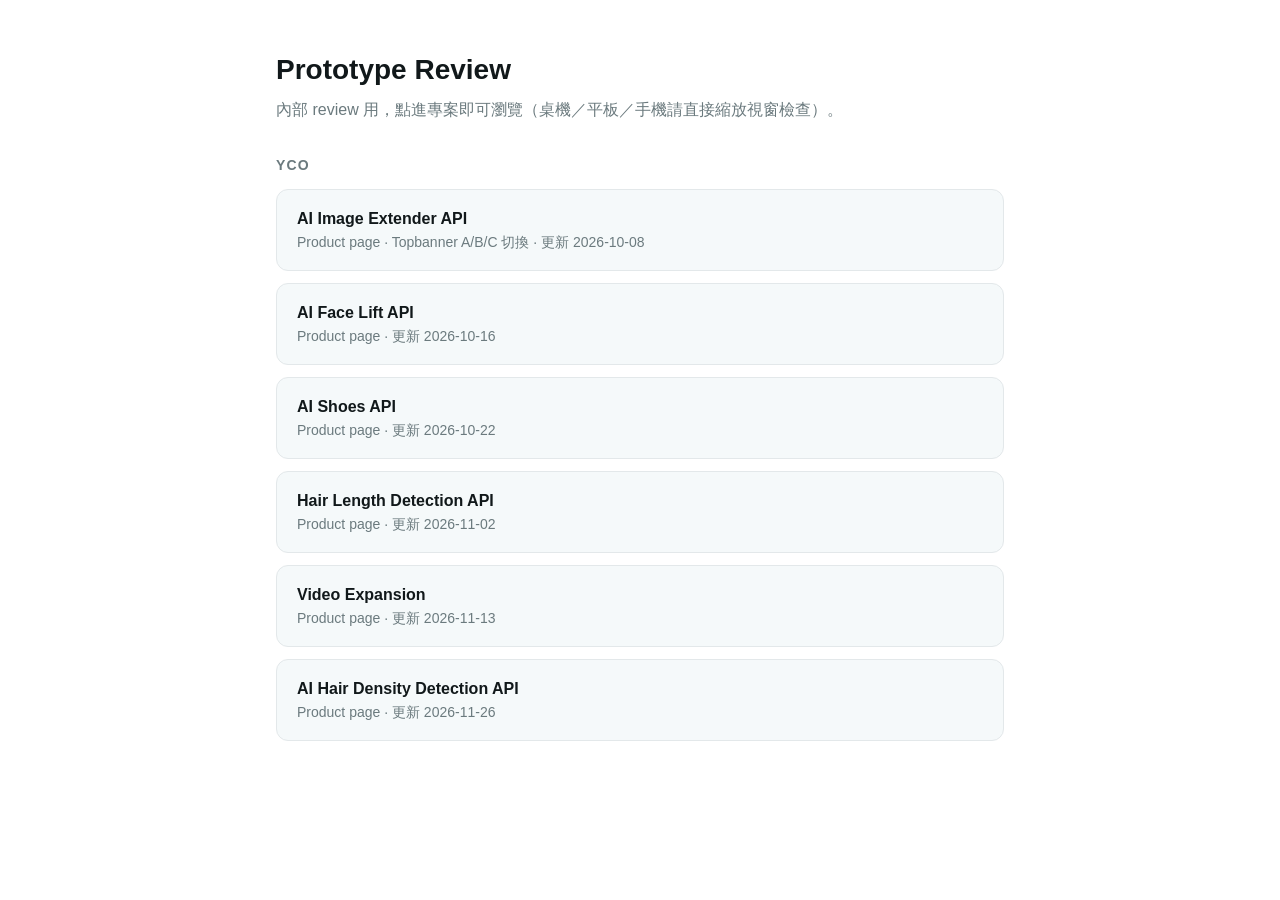
<file: index.html>
<!DOCTYPE html>
<html lang="zh-Hant">
<head>
<meta charset="UTF-8">
<meta name="robots" content="noindex,nofollow">
<meta name="viewport" content="width=device-width, initial-scale=1.0">
<title>Prototype Review</title>
<style>
:root{--bg:#fff;--fg:#11181a;--muted:#6b7a7e;--line:#e3e8ea;--brand:#03ade2;--card:#f5f9fa}
@media (prefers-color-scheme:dark){:root{--bg:#10171a;--fg:#e8eff1;--muted:#93a3a8;--line:#26343a;--card:#172126}}
*{box-sizing:border-box}
body{margin:0;background:var(--bg);color:var(--fg);font:16px/1.6 -apple-system,"Segoe UI","Noto Sans TC",Roboto,sans-serif}
main{max-width:760px;margin:0 auto;padding:48px 16px}
h1{font-size:28px;margin:0 0 4px}
p.sub{margin:0 0 32px;color:var(--muted)}
h2{font-size:14px;letter-spacing:.08em;text-transform:uppercase;color:var(--muted);margin:32px 0 12px}
ul{list-style:none;margin:0;padding:0;display:grid;gap:12px}
a.card{display:block;padding:16px 20px;border:1px solid var(--line);border-radius:12px;background:var(--card);color:inherit;text-decoration:none;transition:border-color .15s}
a.card:hover,a.card:focus-visible{border-color:var(--brand);outline:none}
.name{font-weight:600}
.meta{color:var(--muted);font-size:14px}
</style>
</head>
<body>
<main>
  <h1>Prototype Review</h1>
  <p class="sub">內部 review 用，點進專案即可瀏覽（桌機／平板／手機請直接縮放視窗檢查）。</p>
  <h2>YCO</h2>
  <ul>
    <li><a class="card" href="yco/API_AI_Image_Extender/">
      <div class="name">AI Image Extender API</div>
      <div class="meta">Product page · Topbanner A/B/C 切換 · 更新 2026-10-08</div>
    </a></li>
    <li><a class="card" href="yco/API_AI_Face_Lift/">
      <div class="name">AI Face Lift API</div>
      <div class="meta">Product page · 更新 2026-10-16</div>
    </a></li>
    <li><a class="card" href="yco/API_AI_Shoes/">
      <div class="name">AI Shoes API</div>
      <div class="meta">Product page · 更新 2026-10-22</div>
    </a></li>
    <li><a class="card" href="yco/API_Hair_Length_Detection/">
      <div class="name">Hair Length Detection API</div>
      <div class="meta">Product page · 更新 2026-11-02</div>
    </a></li>
    <li><a class="card" href="yco/Video_Expension/">
      <div class="name">Video Expansion</div>
      <div class="meta">Product page · 更新 2026-11-13</div>
    </a></li>
    <li><a class="card" href="yco/API_Hair_Density_Detection/">
      <div class="name">AI Hair Density Detection API</div>
      <div class="meta">Product page · 更新 2026-11-26</div>
    </a></li>
  </ul>
</main>
</body>
</html>
</file>
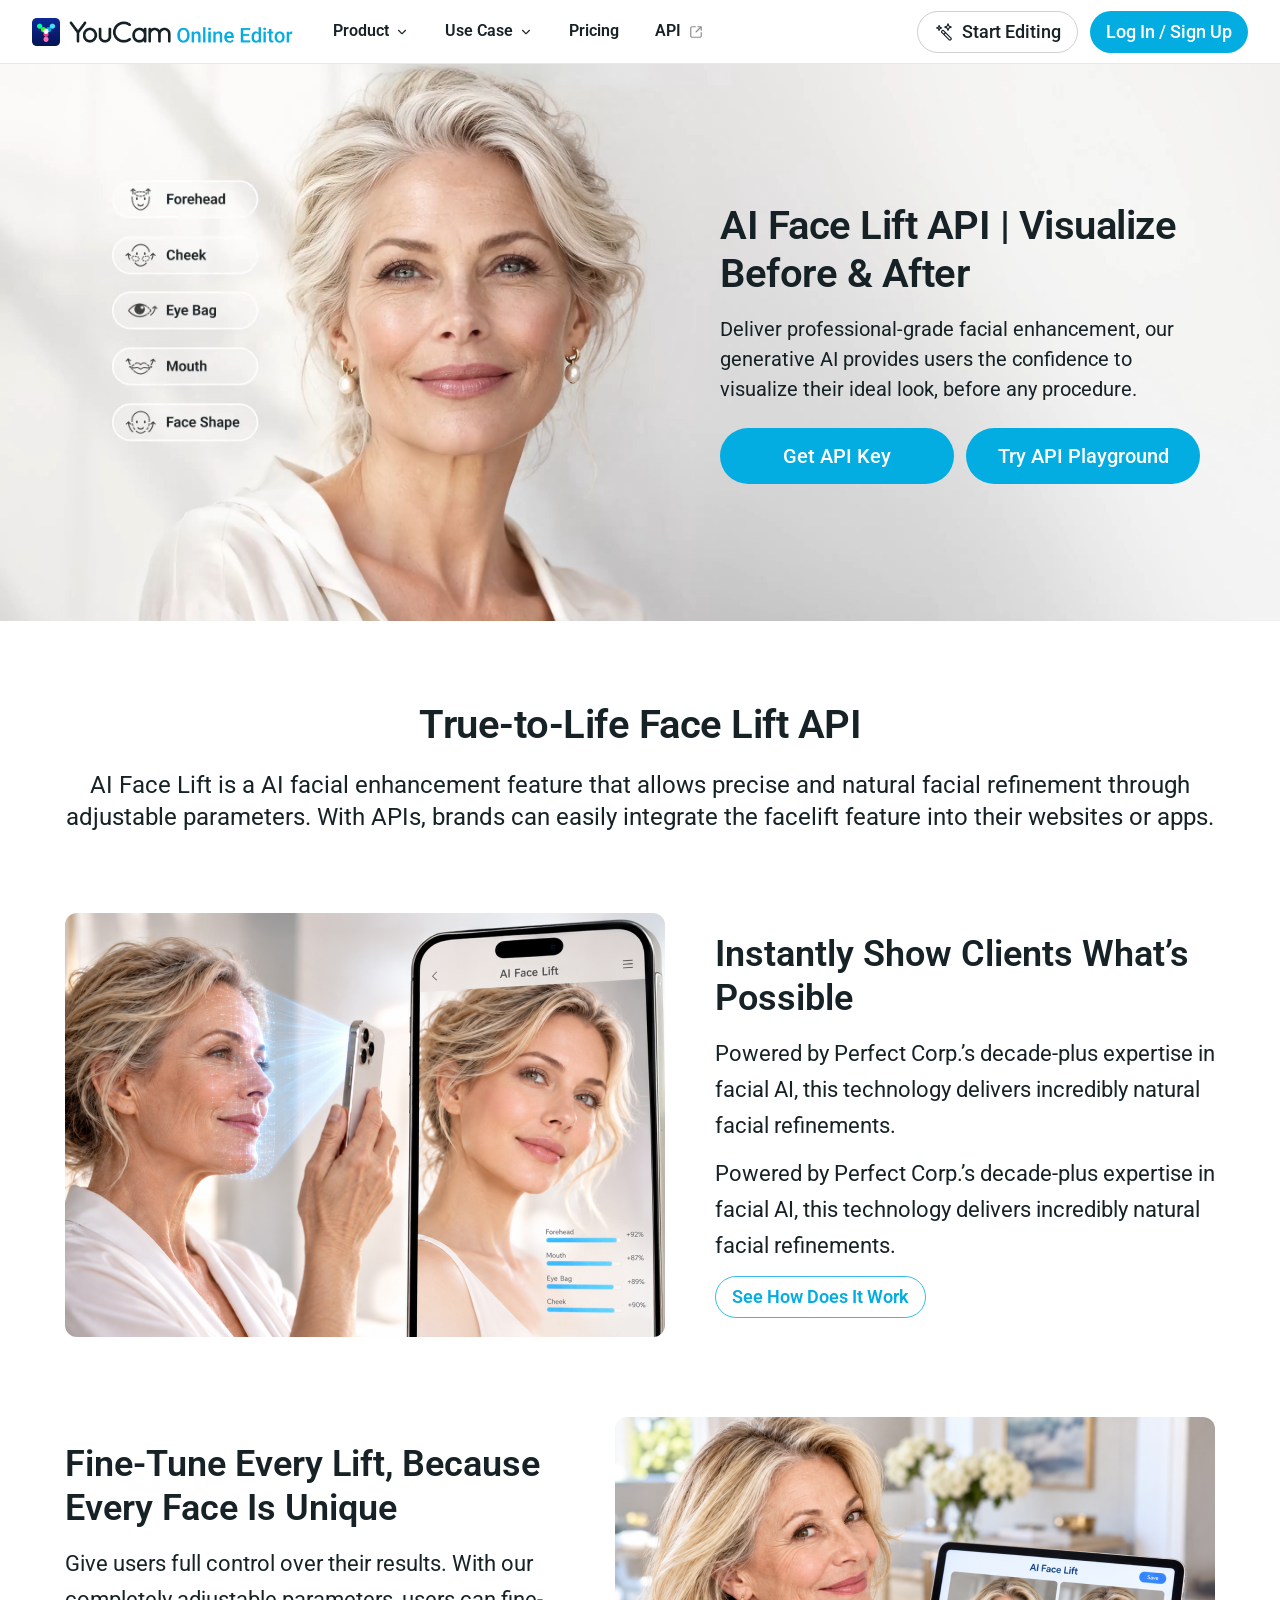
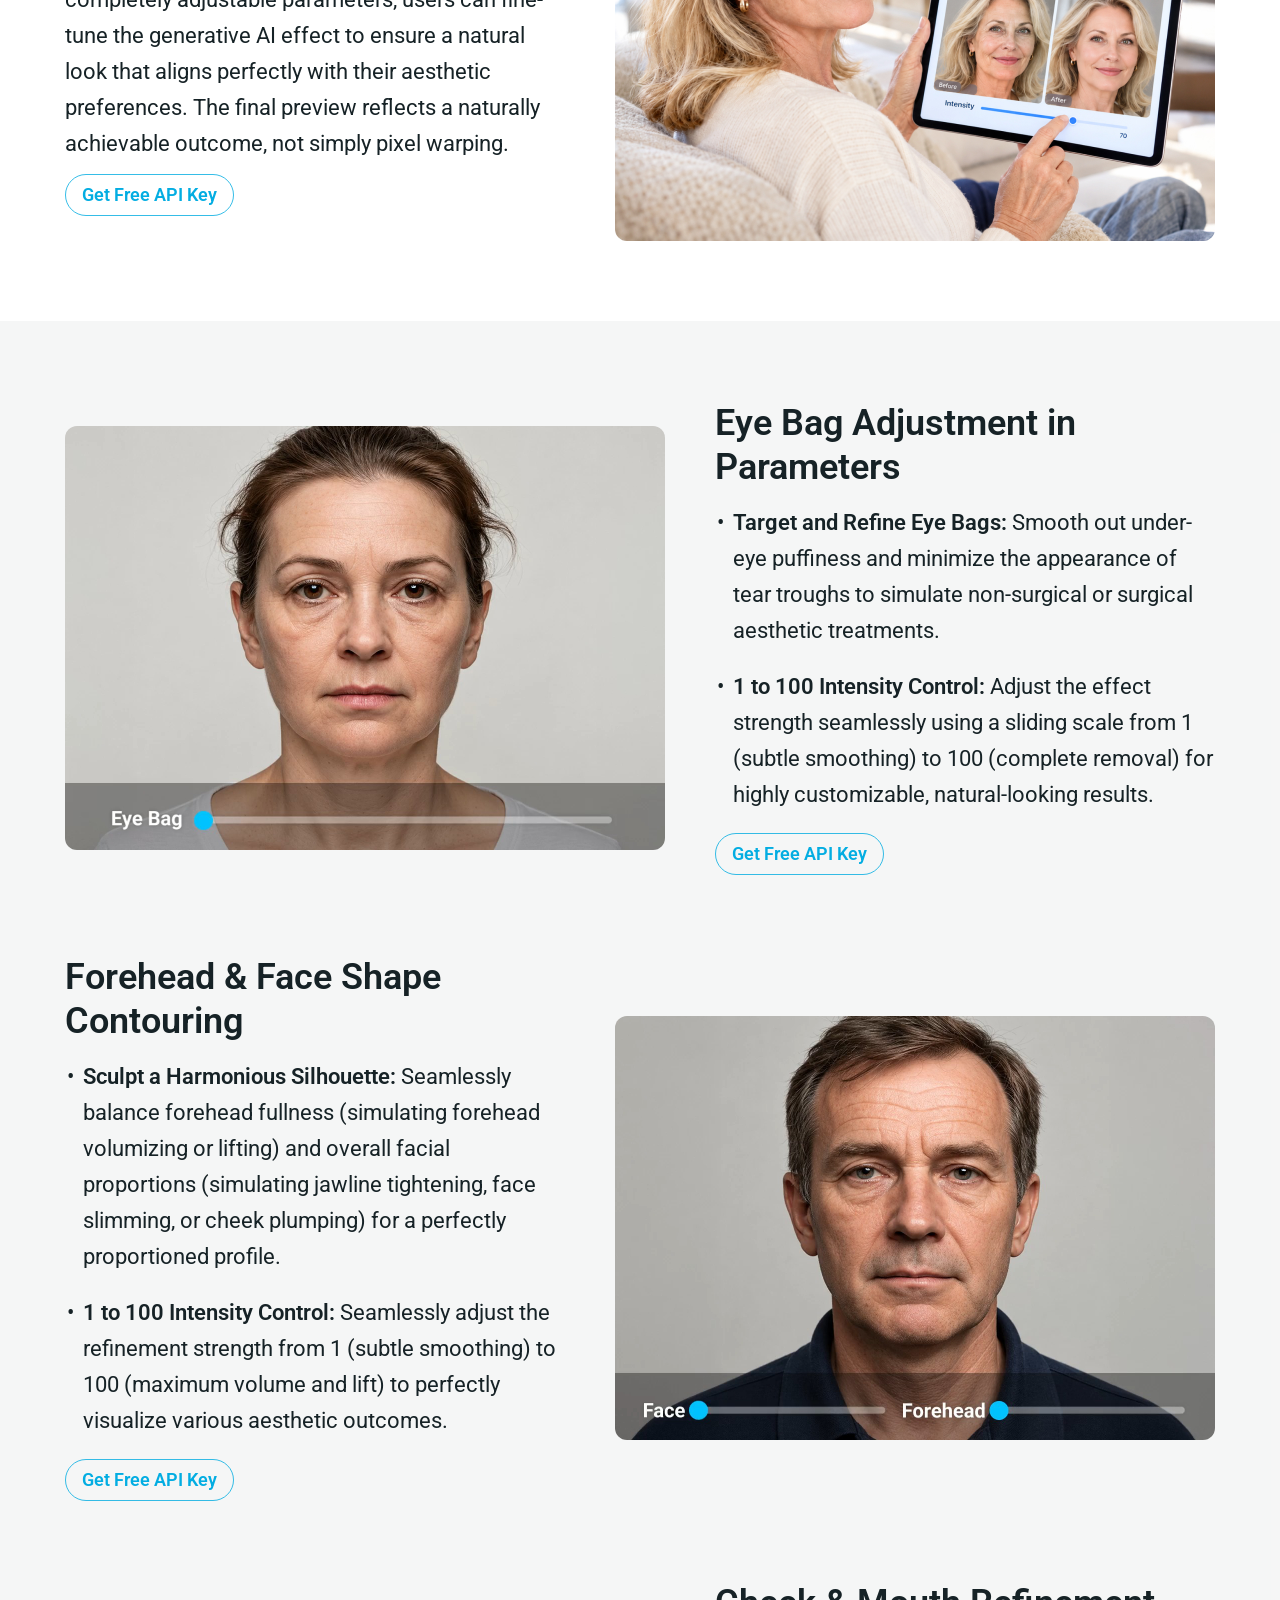
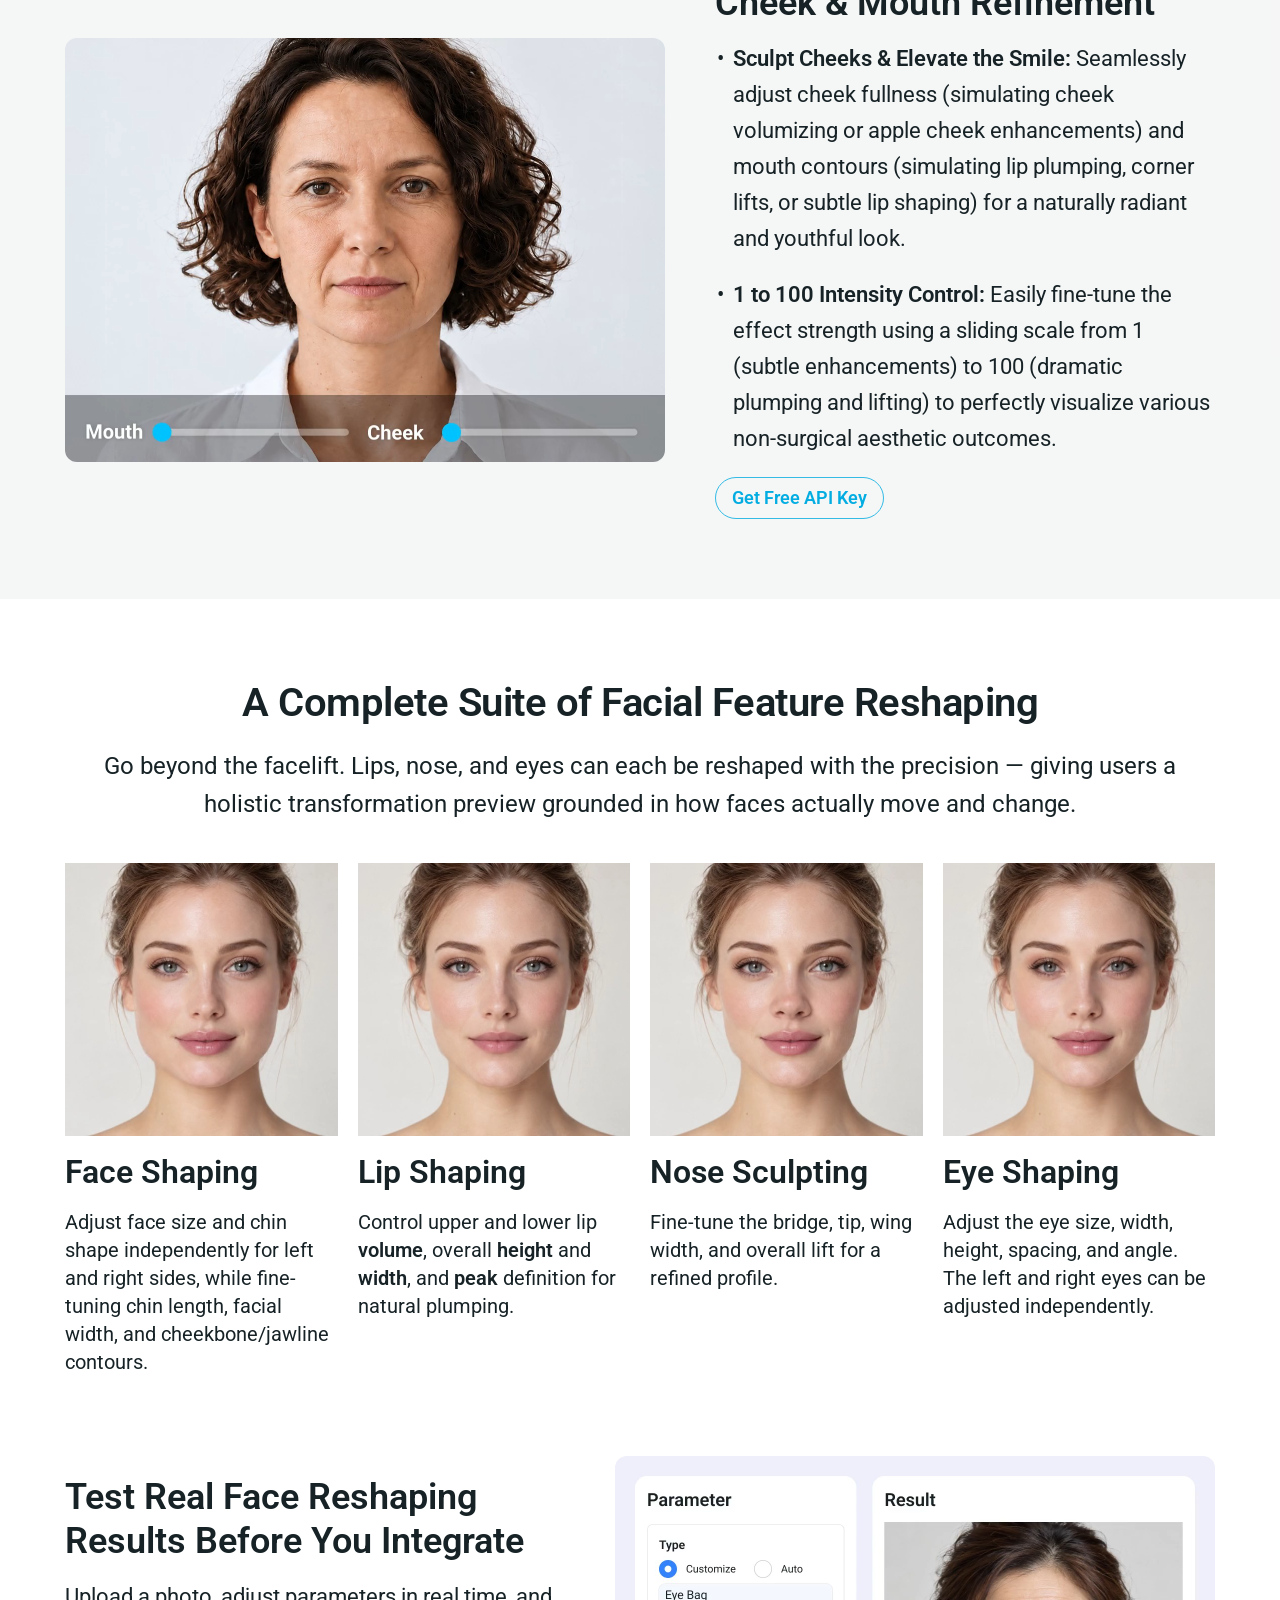
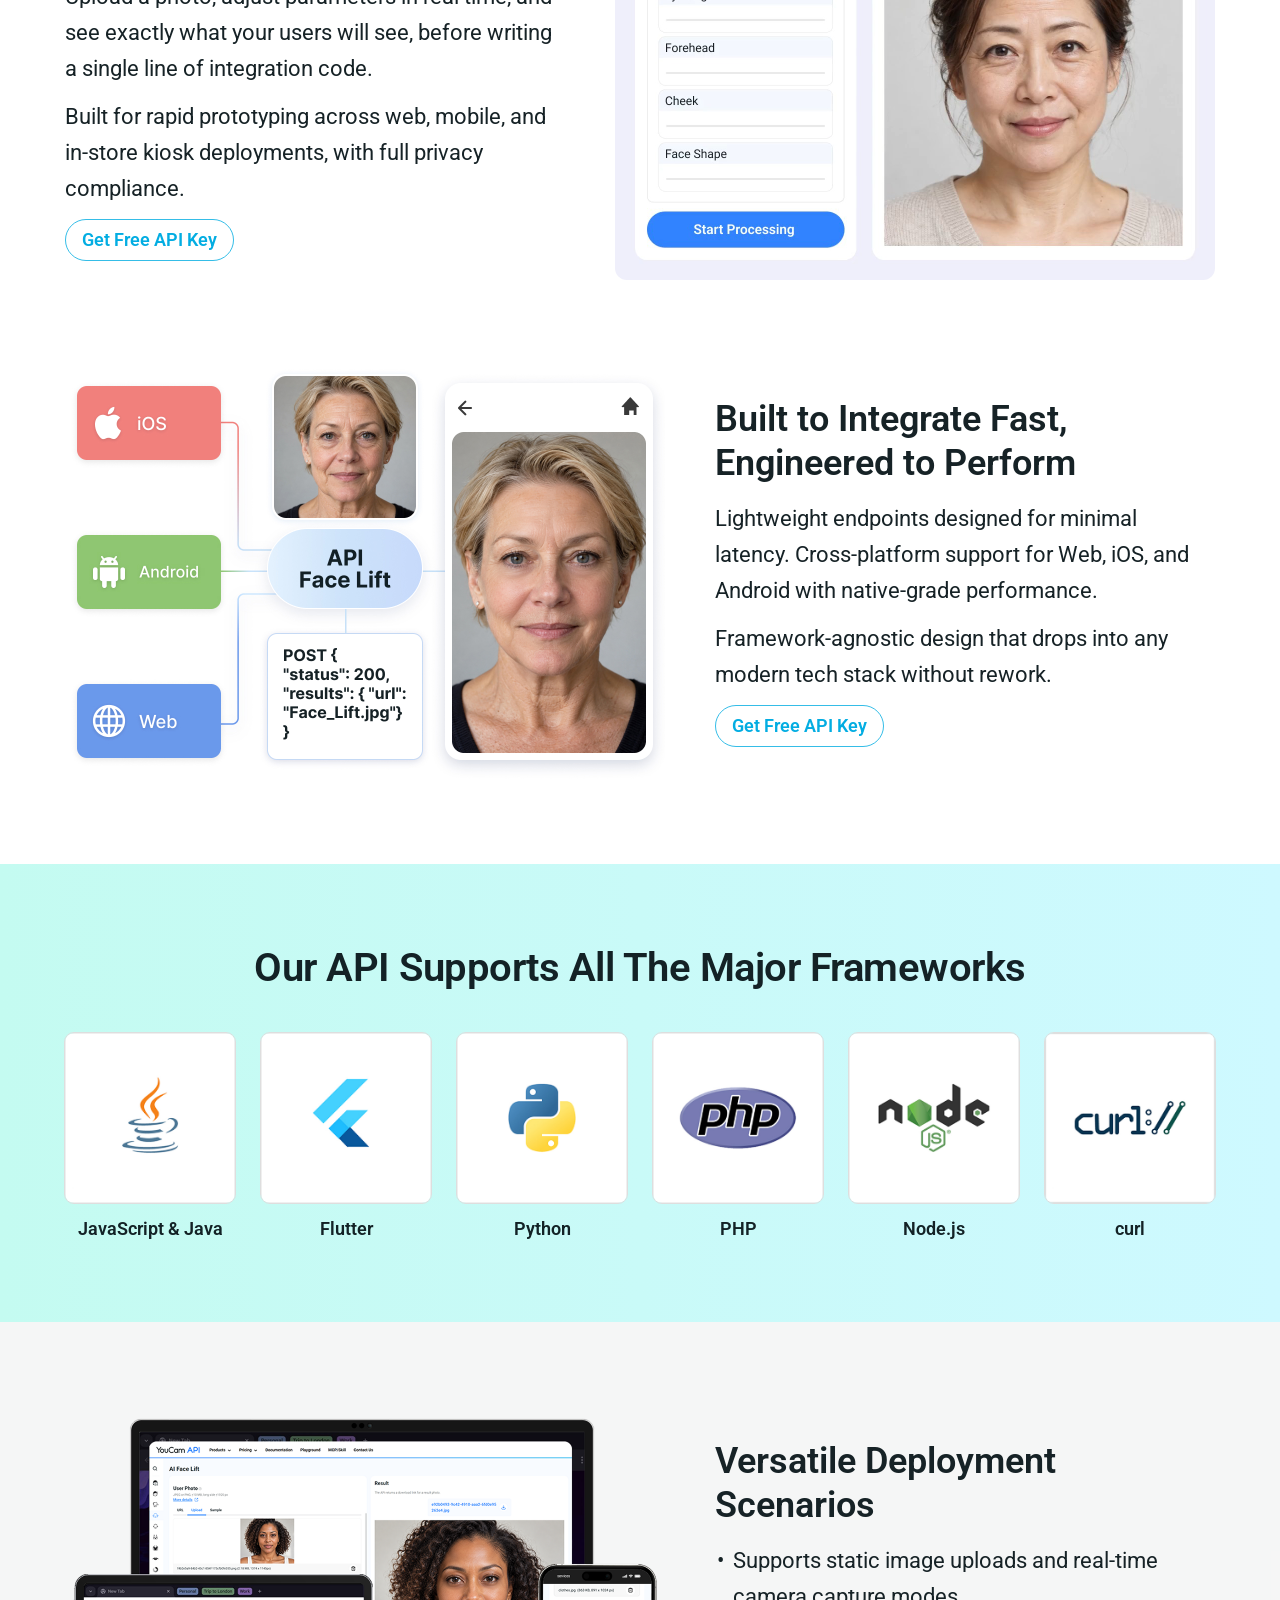
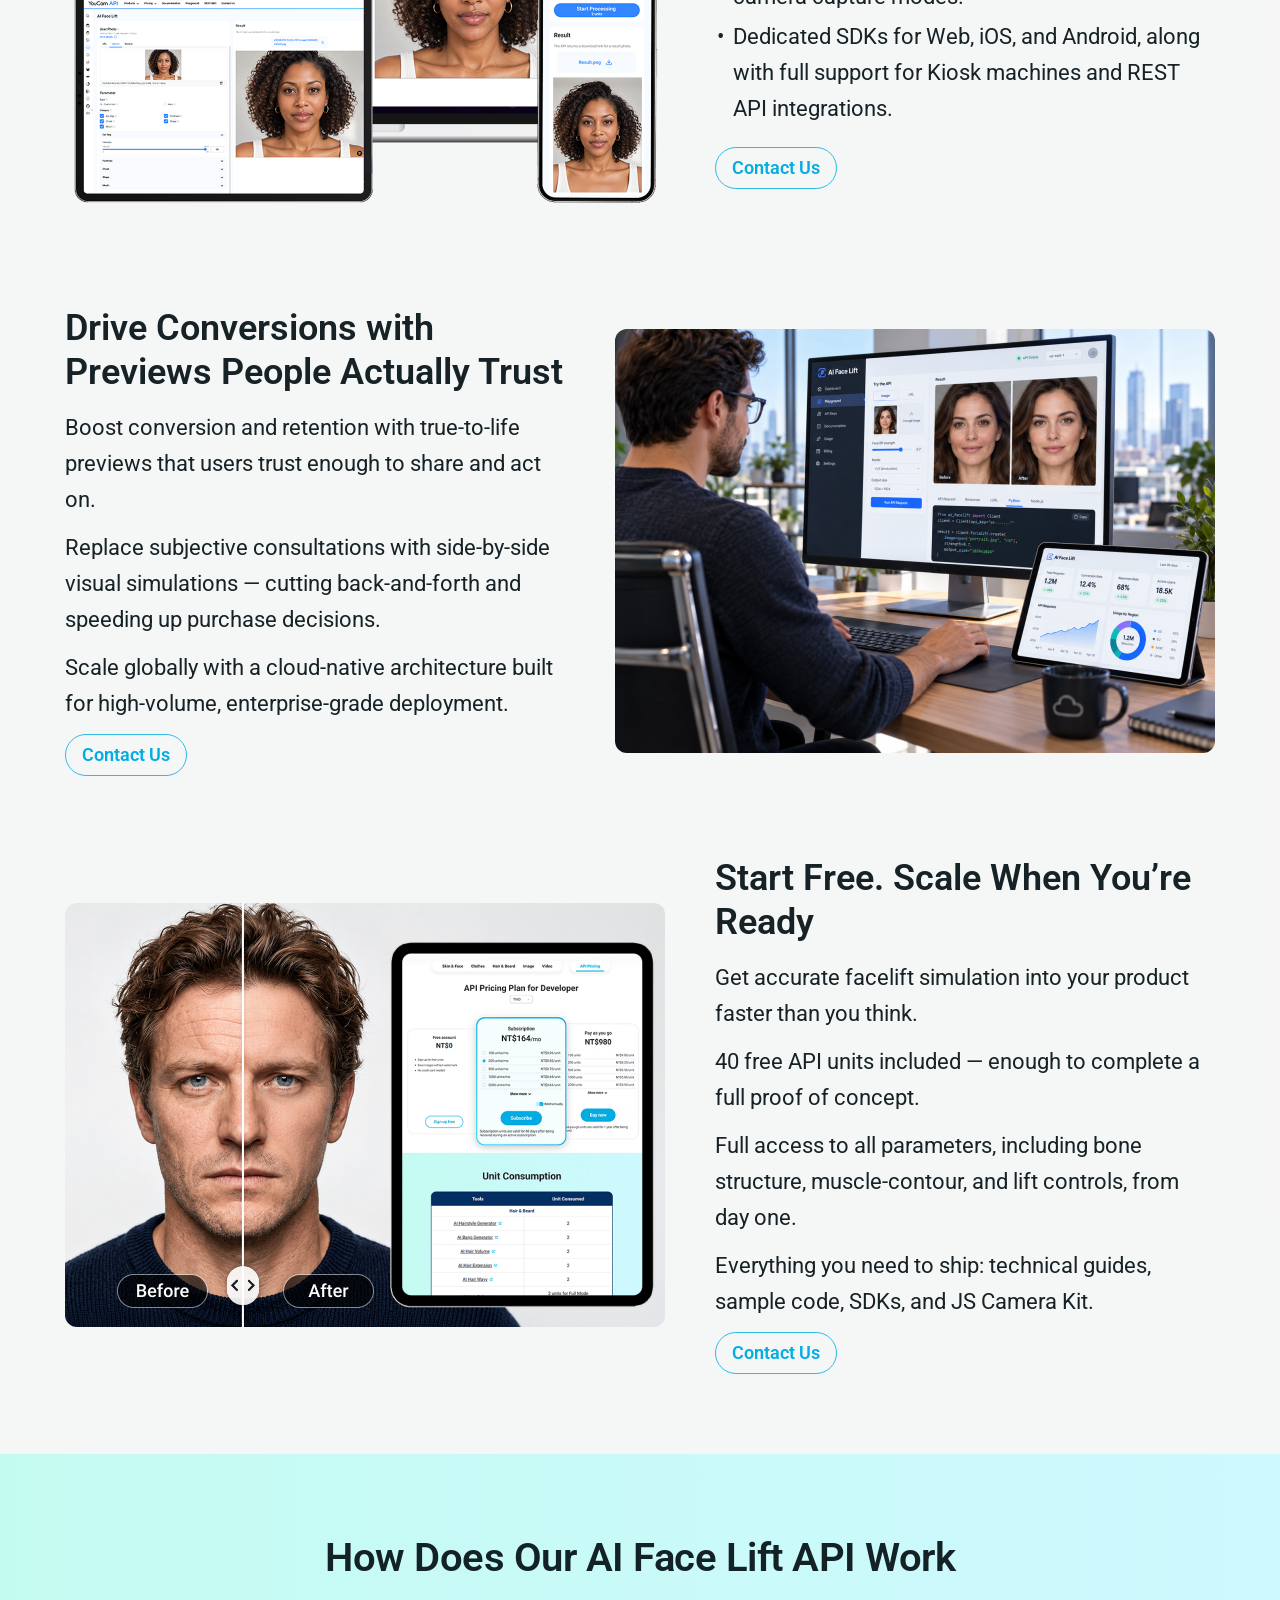
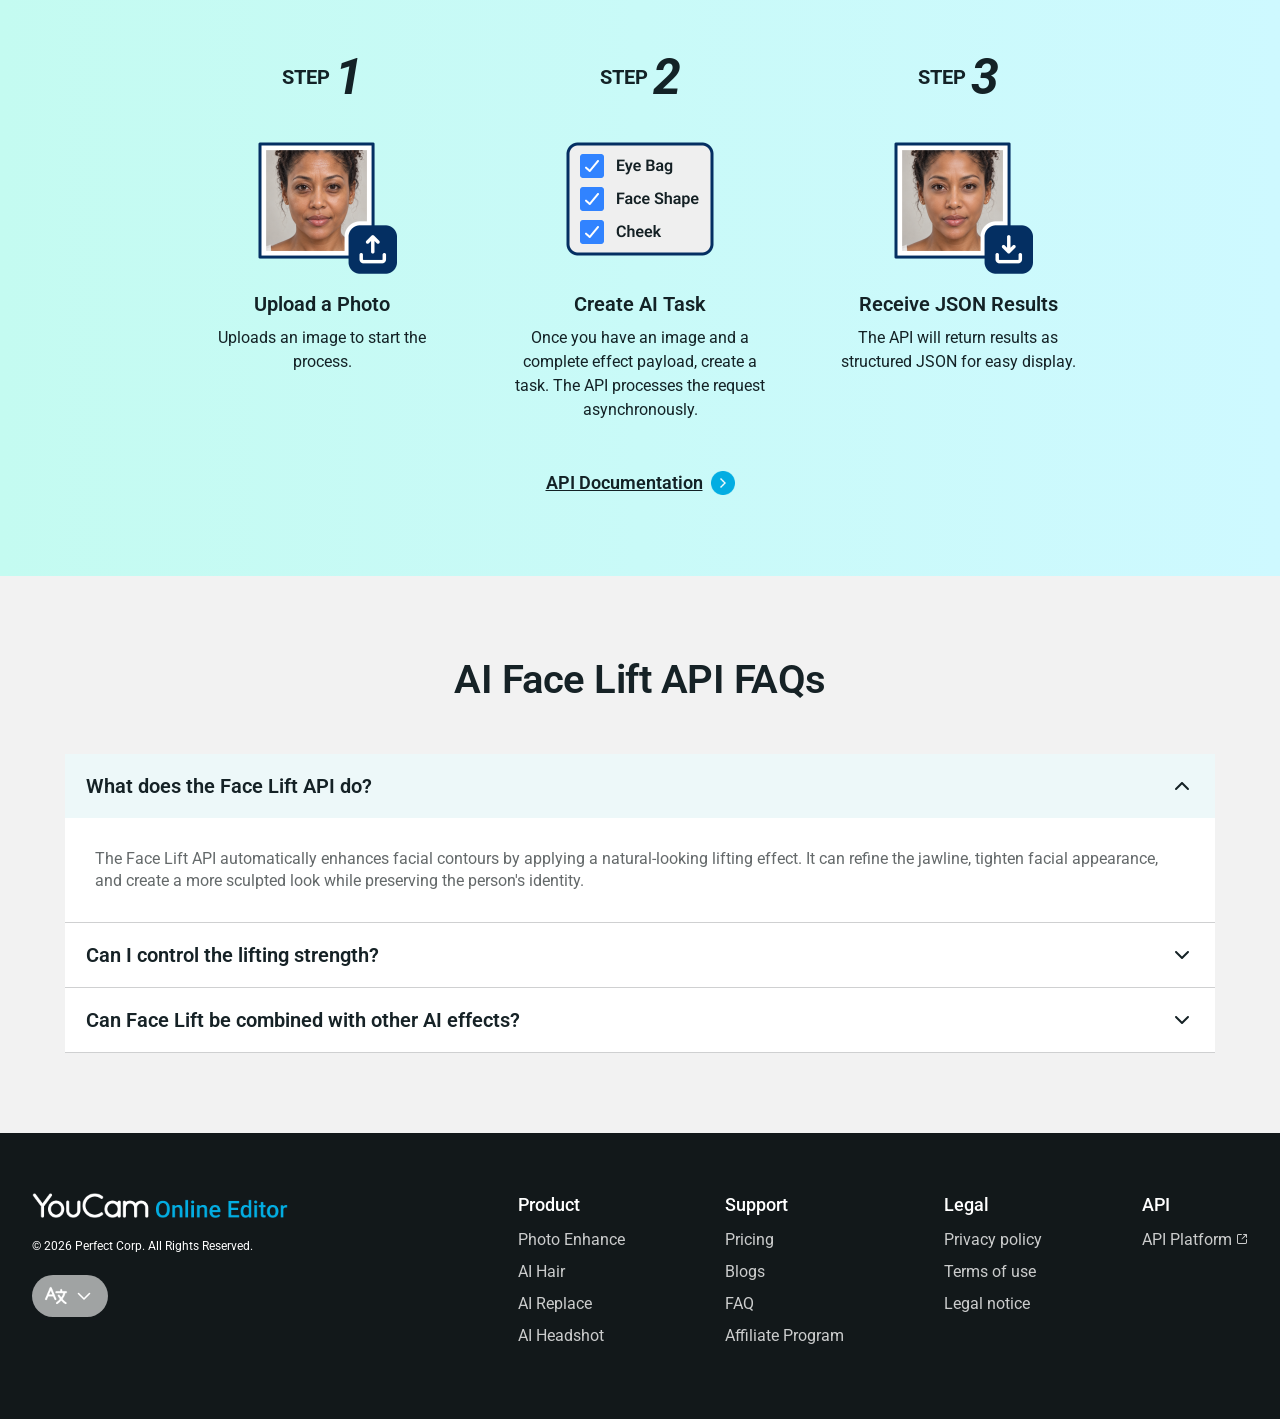
<file: yco/API_AI_Face_Lift/index.html>
<!DOCTYPE html>
<html lang="en">
<head>
<meta charset="UTF-8">
<meta name="robots" content="noindex,nofollow">
<meta name="viewport" content="width=device-width, initial-scale=1.0">
<title>AI Face Lift API — YCO</title>
<link rel="preconnect" href="https://fonts.googleapis.com">
<link href="https://fonts.googleapis.com/css2?family=Roboto:ital,wght@0,400;0,500;0,600;0,700;1,400&family=Inter:wght@600&display=swap" rel="stylesheet">
<link rel="stylesheet" href="style.css">
</head>
<body>
<header class="site-header">
  <div class="site-header__left">
    <button class="header-hamburger" id="hamburgerBtn" aria-label="menu"><img src="assets/YCO/icons/mb_nav.png" alt=""></button>
    <a href="#" class="site-header__logo">
      <img class="logo-full" src="assets/YCO/logos/Logo.png" alt="YCO logo">
      <img class="logo-icon-only" src="assets/YCO/logos/Logo symbol.png" alt="YCO logo">
    </a>
    <nav class="main-nav">
      <div class="main-nav__item">
        <a class="main-nav__link" href="#">Product
          <img class="main-nav__chevron main-nav__chevron--close" src="assets/YCO/icons/Icon_close.svg" alt="">
          <img class="main-nav__chevron main-nav__chevron--open" src="assets/YCO/icons/Icon_open.svg" alt="">
        </a>
        <div class="megamenu">
          <div class="megamenu__inner">
            <div class="megamenu__links">
              <div class="megamenu__col megamenu__col--split">
                <div class="megamenu__col-title"><img src="assets/YCO/icons/AI PHOTO EDITING_OL.svg" alt="">AI PHOTO EDITING</div>
                <div class="megamenu__col-links">
                  <div class="megamenu__sublinks">
                    <a class="megamenu__link" href="#">AI Agent <span class="tag-new">NEW</span></a>
                    <a class="megamenu__link" href="#">Photo Enhancer <img class="tag-hot" src="assets/YCO/icons/hot.gif" alt="HOT"></a>
                    <a class="megamenu__link" href="#">Photo Repair <span class="tag-new">NEW</span></a>
                    <a class="megamenu__link" href="#">AI Colorize</a>
                    <a class="megamenu__link" href="#">AI Replace</a>
                    <a class="megamenu__link" href="#">AI Image Extender <img class="tag-hot" src="assets/YCO/icons/hot.gif" alt="HOT"></a>
                    <a class="megamenu__link" href="#">Image Converter</a>
                    <a class="megamenu__link" href="#">Resize</a>
                  </div>
                  <div class="megamenu__sublinks">
                    <a class="megamenu__link" href="#">AI Image Generator <img class="tag-hot" src="assets/YCO/icons/hot.gif" alt="HOT"></a>
                    <a class="megamenu__link" href="#">Object Removal</a>
                    <a class="megamenu__link" href="#">Remove Background <img class="tag-hot" src="assets/YCO/icons/hot.gif" alt="HOT"></a>
                    <a class="megamenu__link" href="#">Effects <span class="tag-new">NEW</span></a>
                    <a class="megamenu__link" href="#">Batch Photo Enhancer</a>
                    <a class="megamenu__link" href="#">Batch Image Converter</a>
                  </div>
                </div>
                <a class="megamenu__all" href="#">All Tools ›</a>
              </div>
              <div class="megamenu__col megamenu__col--split">
                <div class="megamenu__col-title"><img src="assets/YCO/icons/AI PORTRAIT_OL.svg" alt="">AI PORTRAIT</div>
                <div class="megamenu__col-links">
                  <div class="megamenu__sublinks">
                    <a class="megamenu__link" href="#">AI Hairstyle Generator <img class="tag-hot" src="assets/YCO/icons/hot.gif" alt="HOT"></a>
                    <a class="megamenu__link" href="#">Body Reshape <span class="tag-new">NEW</span></a>
                    <a class="megamenu__link" href="#">AI Face Reshape <img class="tag-hot" src="assets/YCO/icons/hot.gif" alt="HOT"></a>
                    <a class="megamenu__link" href="#">AI Face Retouch</a>
                    <a class="megamenu__link" href="#">AI Clothes <img class="tag-hot" src="assets/YCO/icons/hot.gif" alt="HOT"></a>
                    <a class="megamenu__link" href="#">AI Face Swap</a>
                    <a class="megamenu__link" href="#">AI Face Shape Detector</a>
                    <a class="megamenu__link" href="#">AI Makeup Virtual Try On</a>
                  </div>
                  <div class="megamenu__sublinks">
                    <a class="megamenu__link" href="#">AI Hair Color</a>
                    <a class="megamenu__link" href="#">AI Makeup Transfer</a>
                    <a class="megamenu__link" href="#">AI Headshot Generator</a>
                    <a class="megamenu__link" href="#">AI Beard Generator</a>
                    <a class="megamenu__link" href="#">AI Studio Generator</a>
                    <a class="megamenu__link" href="#">AI Avatar Generator</a>
                  </div>
                </div>
                <a class="megamenu__all" href="#">All Tools ›</a>
              </div>
              <div class="megamenu__col">
                <div class="megamenu__col-title"><img src="assets/YCO/icons/AI VIDEO EDITING_OL.svg" alt="">AI VIDEO</div>
                <a class="megamenu__link" href="#">Video Enhancer <img class="tag-hot" src="assets/YCO/icons/hot.gif" alt="HOT"></a>
                <a class="megamenu__link" href="#">Image to Video <img class="tag-hot" src="assets/YCO/icons/hot.gif" alt="HOT"></a>
                <a class="megamenu__link" href="#">Text to Video <span class="tag-new">NEW</span></a>
                <a class="megamenu__link" href="#">Video Object Removal <span class="tag-new">NEW</span></a>
                <a class="megamenu__link" href="#">AI Video Editor <span class="tag-new">NEW</span></a>
                <a class="megamenu__link" href="#">Video Face Swap</a>
                <a class="megamenu__link" href="#">Video Style Transfer</a>
              </div>
            </div>
          </div>
        </div>
      </div>
      <div class="main-nav__item">
        <a class="main-nav__link" href="#">Use Case
          <img class="main-nav__chevron main-nav__chevron--close" src="assets/YCO/icons/Icon_close.svg" alt="">
          <img class="main-nav__chevron main-nav__chevron--open" src="assets/YCO/icons/Icon_open.svg" alt="">
        </a>
        <div class="megamenu">
          <div class="megamenu__inner">
            <div class="megamenu__links">
              <div class="megamenu__col">
                <div class="megamenu__col-title"><img src="assets/YCO/icons/AI PHOTO EDITING_OL.svg" alt="">AI PHOTO EDITING</div>
                <a class="megamenu__link" href="#">Animate Old Photos <img class="tag-hot" src="assets/YCO/icons/hot.gif" alt="HOT"></a>
                <a class="megamenu__link" href="#">Animate Photo</a>
                <a class="megamenu__link" href="#">AI Watermark Remover</a>
                <a class="megamenu__link" href="#">Unblur Image</a>
                <a class="megamenu__link" href="#">Remove People from Photo <img class="tag-hot" src="assets/YCO/icons/hot.gif" alt="HOT"></a>
                <a class="megamenu__all" href="#">All Tools ›</a>
              </div>
              <div class="megamenu__col">
                <div class="megamenu__col-title"><img src="assets/YCO/icons/AI PORTRAIT_OL.svg" alt="">AI PORTRAIT</div>
                <a class="megamenu__link" href="#">Virtual Piercing Filter <img class="tag-hot" src="assets/YCO/icons/hot.gif" alt="HOT"></a>
                <a class="megamenu__link" href="#">AI Polaroid Filter</a>
                <a class="megamenu__link" href="#">AI Outfit Changer <img class="tag-hot" src="assets/YCO/icons/hot.gif" alt="HOT"></a>
                <a class="megamenu__link" href="#">AI Bald Filter</a>
                <a class="megamenu__all" href="#">All Tools ›</a>
              </div>
              <div class="megamenu__col">
                <div class="megamenu__col-title"><img src="assets/YCO/icons/AI VIDEO EDITING_OL.svg" alt="">AI VIDEO</div>
                <a class="megamenu__link" href="#">AI Hug Generator</a>
                <a class="megamenu__link" href="#">AI Dance Generator <img class="tag-hot" src="assets/YCO/icons/hot.gif" alt="HOT"></a>
                <a class="megamenu__link" href="#">AI Fight Generator</a>
                <a class="megamenu__link" href="#">4K AI Video Upscaler <img class="tag-hot" src="assets/YCO/icons/hot.gif" alt="HOT"></a>
                <a class="megamenu__link" href="#">AI Anime Video Filter <img class="tag-hot" src="assets/YCO/icons/hot.gif" alt="HOT"></a>
                <a class="megamenu__link" href="#">AI Fly Generator</a>
                <a class="megamenu__all" href="#">All Tools ›</a>
              </div>
            </div>
          </div>
        </div>
      </div>
      <div class="main-nav__item">
        <a class="main-nav__link" href="#">Pricing</a>
        <div class="pricing-drop">
          <div class="pricing-drop__item"><img class="pricing-drop__check" src="assets/YCO/icons/icon-menu-pricing.svg" alt="">Download without watermark</div>
          <div class="pricing-drop__item"><img class="pricing-drop__check" src="assets/YCO/icons/icon-menu-pricing.svg" alt="">Access to AI Photo Editing Tools</div>
          <div class="pricing-drop__item"><img class="pricing-drop__check" src="assets/YCO/icons/icon-menu-pricing.svg" alt="">Unused credits roll over</div>
          <a class="btn btn-primary" href="#">Get Credits Now</a>
        </div>
      </div>
      <a class="main-nav__link" href="#" target="_blank">API <img class="btn-icon-lead" src="assets/YCO/icons/Icon_open_window.svg" alt="opens in new window"></a>
    </nav>
  </div>
  <div class="site-header__right">
    <button class="header-icon-btn header-icon-btn--premium"><img src="assets/YCO/icons/icon_premium.png" alt="premium"></button>
    <button class="header-icon-btn header-icon-btn--edit"><img src="assets/YCO/icons/icon_editing.png" alt="editing"></button>
    <a class="btn btn-outline" href="#"><img class="btn-icon-lead" src="assets/YCO/icons/dt_icon_editing.svg" alt="">Start Editing</a>
    <a class="btn btn-primary" href="#">Log In / Sign Up</a>
    <a class="btn btn-primary btn-primary--sm" href="#">Sign Up</a>
  </div>
</header>
<div class="mobile-drawer" id="mobileDrawer">
  <div class="mobile-drawer__backdrop" id="drawerBackdrop"></div>
  <div class="mobile-drawer__panel">
    <div class="mobile-drawer__top">
      <button class="mobile-drawer__close" id="drawerClose"><img src="assets/YCO/icons/mb_nav_close.png" alt="close"></button>
      <div class="mobile-drawer__logo">
        <img class="mobile-drawer__logo-badge" src="assets/YCO/logos/Logo symbol.png" alt="">
        <img class="mobile-drawer__logo-word" src="assets/YCO/logos/mb_Logo.png" alt="YCO Online Editor">
      </div>
    </div>
    <a class="mobile-drawer__login" href="#">Log in / Sign up</a>
    <ul class="mobile-drawer__list">
      <li class="mobile-drawer__item" data-submenu="product">Product <svg class="ic-chevron" viewBox="0 0 24 24" fill="none" xmlns="http://www.w3.org/2000/svg" aria-hidden="true"><path d="M9 6l6 6-6 6" stroke="currentColor" stroke-width="1.8" stroke-linecap="round" stroke-linejoin="round"/></svg></li>
      <li class="mobile-drawer__item" data-submenu="usecase">Use Case <svg class="ic-chevron" viewBox="0 0 24 24" fill="none" xmlns="http://www.w3.org/2000/svg" aria-hidden="true"><path d="M9 6l6 6-6 6" stroke="currentColor" stroke-width="1.8" stroke-linecap="round" stroke-linejoin="round"/></svg></li>
      <li class="mobile-drawer__item"><span style="display:flex;align-items:center;gap:8px;"><img src="assets/YCO/icons/icon_premium.png" alt="">Pricing</span></li>
      <li class="mobile-drawer__item">API <img class="mobile-drawer__item-icon--open" src="assets/YCO/icons/Icon_open_window.svg" alt="opens in new window"></li>
    </ul>
    <div class="mobile-submenu" data-submenu-panel="product">
      <div class="mobile-submenu__top">
        <button class="mobile-submenu__back"><svg viewBox="0 0 24 24" fill="none" xmlns="http://www.w3.org/2000/svg" aria-hidden="true"><path d="M15 6l-6 6 6 6" stroke="currentColor" stroke-width="1.8" stroke-linecap="round" stroke-linejoin="round"/></svg></button> Product
      </div>
      <div class="mobile-submenu__body">
        <div class="mobile-submenu__cat"><span class="mobile-submenu__cat-bar"></span>AI PHOTO EDITING</div>
        <a class="mobile-submenu__link" href="#">AI Agent <span class="tag-new">NEW</span></a>
        <a class="mobile-submenu__link" href="#">Photo Enhancer <img class="tag-hot" src="assets/YCO/icons/hot.gif" alt="HOT"></a>
        <a class="mobile-submenu__link" href="#">Photo Repair <span class="tag-new">NEW</span></a>
        <a class="mobile-submenu__link" href="#">AI Colorize</a>
        <a class="mobile-submenu__link" href="#">AI Replace</a>
        <a class="mobile-submenu__link" href="#">AI Image Extender <img class="tag-hot" src="assets/YCO/icons/hot.gif" alt="HOT"></a>
        <a class="mobile-submenu__link" href="#">Image Converter</a>
        <a class="mobile-submenu__link" href="#">Resize</a>
        <a class="mobile-submenu__link" href="#">AI Image Generator <img class="tag-hot" src="assets/YCO/icons/hot.gif" alt="HOT"></a>
        <a class="mobile-submenu__link" href="#">Object Removal</a>
        <a class="mobile-submenu__link" href="#">Remove Background <img class="tag-hot" src="assets/YCO/icons/hot.gif" alt="HOT"></a>
        <a class="mobile-submenu__link" href="#">Effects <span class="tag-new">NEW</span></a>
        <a class="mobile-submenu__link" href="#">Batch Photo Enhancer</a>
        <a class="mobile-submenu__link" href="#">Batch Image Converter</a>
        <a class="mobile-submenu__all" href="#">All Tools ›</a>
        <div class="mobile-submenu__cat"><span class="mobile-submenu__cat-bar"></span>AI PORTRAIT</div>
        <a class="mobile-submenu__link" href="#">AI Hairstyle Generator <img class="tag-hot" src="assets/YCO/icons/hot.gif" alt="HOT"></a>
        <a class="mobile-submenu__link" href="#">Body Reshape <span class="tag-new">NEW</span></a>
        <a class="mobile-submenu__link" href="#">AI Face Reshape <img class="tag-hot" src="assets/YCO/icons/hot.gif" alt="HOT"></a>
        <a class="mobile-submenu__link" href="#">AI Face Retouch</a>
        <a class="mobile-submenu__link" href="#">AI Clothes <img class="tag-hot" src="assets/YCO/icons/hot.gif" alt="HOT"></a>
        <a class="mobile-submenu__link" href="#">AI Face Swap</a>
        <a class="mobile-submenu__link" href="#">AI Face Shape Detector</a>
        <a class="mobile-submenu__link" href="#">AI Makeup Virtual Try On</a>
        <a class="mobile-submenu__link" href="#">AI Hair Color</a>
        <a class="mobile-submenu__link" href="#">AI Makeup Transfer</a>
        <a class="mobile-submenu__link" href="#">AI Headshot Generator</a>
        <a class="mobile-submenu__link" href="#">AI Beard Generator</a>
        <a class="mobile-submenu__link" href="#">AI Studio Generator</a>
        <a class="mobile-submenu__link" href="#">AI Avatar Generator</a>
        <a class="mobile-submenu__all" href="#">All Tools ›</a>
        <div class="mobile-submenu__cat"><span class="mobile-submenu__cat-bar"></span>AI VIDEO</div>
        <a class="mobile-submenu__link" href="#">Video Enhancer <img class="tag-hot" src="assets/YCO/icons/hot.gif" alt="HOT"></a>
        <a class="mobile-submenu__link" href="#">Image to Video <img class="tag-hot" src="assets/YCO/icons/hot.gif" alt="HOT"></a>
        <a class="mobile-submenu__link" href="#">Text to Video <span class="tag-new">NEW</span></a>
        <a class="mobile-submenu__link" href="#">Video Object Removal <span class="tag-new">NEW</span></a>
        <a class="mobile-submenu__link" href="#">AI Video Editor <span class="tag-new">NEW</span></a>
        <a class="mobile-submenu__link" href="#">Video Face Swap</a>
        <a class="mobile-submenu__link" href="#">Video Style Transfer</a>
      </div>
    </div>
    <div class="mobile-submenu" data-submenu-panel="usecase">
      <div class="mobile-submenu__top">
        <button class="mobile-submenu__back"><svg viewBox="0 0 24 24" fill="none" xmlns="http://www.w3.org/2000/svg" aria-hidden="true"><path d="M15 6l-6 6 6 6" stroke="currentColor" stroke-width="1.8" stroke-linecap="round" stroke-linejoin="round"/></svg></button> Use Case
      </div>
      <div class="mobile-submenu__body">
        <div class="mobile-submenu__cat"><span class="mobile-submenu__cat-bar"></span>AI PHOTO EDITING</div>
        <a class="mobile-submenu__link" href="#">Animate Old Photos <img class="tag-hot" src="assets/YCO/icons/hot.gif" alt="HOT"></a>
        <a class="mobile-submenu__link" href="#">Animate Photo</a>
        <a class="mobile-submenu__link" href="#">AI Watermark Remover</a>
        <a class="mobile-submenu__link" href="#">Unblur Image</a>
        <a class="mobile-submenu__link" href="#">Remove People from Photo <img class="tag-hot" src="assets/YCO/icons/hot.gif" alt="HOT"></a>
        <a class="mobile-submenu__all" href="#">All Tools ›</a>
        <div class="mobile-submenu__cat"><span class="mobile-submenu__cat-bar"></span>AI PORTRAIT</div>
        <a class="mobile-submenu__link" href="#">Virtual Piercing Filter <img class="tag-hot" src="assets/YCO/icons/hot.gif" alt="HOT"></a>
        <a class="mobile-submenu__link" href="#">AI Polaroid Filter</a>
        <a class="mobile-submenu__link" href="#">AI Outfit Changer <img class="tag-hot" src="assets/YCO/icons/hot.gif" alt="HOT"></a>
        <a class="mobile-submenu__link" href="#">AI Bald Filter</a>
        <a class="mobile-submenu__all" href="#">All Tools ›</a>
        <div class="mobile-submenu__cat"><span class="mobile-submenu__cat-bar"></span>AI VIDEO</div>
        <a class="mobile-submenu__link" href="#">AI Hug Generator</a>
        <a class="mobile-submenu__link" href="#">AI Dance Generator <img class="tag-hot" src="assets/YCO/icons/hot.gif" alt="HOT"></a>
        <a class="mobile-submenu__link" href="#">AI Fight Generator</a>
        <a class="mobile-submenu__link" href="#">4K AI Video Upscaler <img class="tag-hot" src="assets/YCO/icons/hot.gif" alt="HOT"></a>
        <a class="mobile-submenu__link" href="#">AI Anime Video Filter <img class="tag-hot" src="assets/YCO/icons/hot.gif" alt="HOT"></a>
        <a class="mobile-submenu__link" href="#">AI Fly Generator</a>
        <a class="mobile-submenu__all" href="#">All Tools ›</a>
      </div>
    </div>
  </div>
</div><main>
<section class="topbanner" id="topbanner">
  <div class="topbanner__media" id="topbannerMedia">
    <video class="topbanner__video topbanner__video--dt" autoplay loop muted playsinline poster="assets/project/topbanner/Api%20Face%20Lift%20Prototype-0.jpg"><source src="assets/project/topbanner/Api%20Face%20Lift%20Prototype.mp4" type="video/mp4"></video>
    <video class="topbanner__video topbanner__video--pd" autoplay loop muted playsinline poster="assets/project/topbanner/API_Face_Lift_pd-0.jpg"><source src="assets/project/topbanner/API_Face_Lift_pd.mp4" type="video/mp4"></video>
    <video class="topbanner__video topbanner__video--mb" autoplay loop muted playsinline poster="assets/project/topbanner/API_Face_Lift_mb-0.jpg"><source src="assets/project/topbanner/API_Face_Lift_mb.mp4" type="video/mp4"></video>
  </div>
  <div class="topbanner__content topbanner__content--desktop">
    <div class="topbanner__inner">
      <h1>AI Face Lift API | Visualize Before &amp; After</h1>
      <p>Deliver professional-grade facial enhancement, our generative AI provides users the confidence to visualize their ideal look, before any procedure.</p>
      <div class="topbanner__cta">
        <a class="btn btn-primary" href="#">Get API Key</a>
        <a class="btn btn-primary" href="#">Try API Playground</a>
      </div>
    </div>
  </div>
  <div class="topbanner__content topbanner__content--narrow">
    <div class="topbanner__inner">
      <h1>AI Face Lift API | Visualize Before &amp; After</h1>
      <p>Deliver professional-grade facial enhancement, our generative AI provides users the confidence to visualize their ideal look, before any procedure.</p>
      <div class="topbanner__cta">
        <a class="btn btn-primary" href="#">Get API Key</a>
        <a class="btn btn-primary" href="#">Try API Playground</a>
      </div>
    </div>
  </div>
</section>
<section class="section" style="padding-bottom:0;">
  <div class="container">
    <h2 class="section-title mb-left" style="margin-bottom:20px;">True-to-Life Face Lift API</h2>
    <p class="intro-text mb-left">AI Face Lift is a AI facial enhancement feature that allows precise and natural facial refinement through adjustable parameters. With APIs, brands can easily integrate the facelift feature into their websites or apps.</p>
  </div>
</section>
<section class="section">
  <div class="container">
    <div class="zigzag-row">
      <div class="zigzag-row__media"><img src="assets/project/UseCase/API-Face%20Lift-S01.jpg" alt="Instantly Show Clients What’s Possible"></div>
      <div class="zigzag-row__text">
        <h3>Instantly Show Clients What’s Possible</h3>
        <p>Powered by Perfect Corp.’s decade-plus expertise in facial AI, this technology delivers incredibly natural facial refinements.</p>
        <p>Powered by Perfect Corp.’s decade-plus expertise in facial AI, this technology delivers incredibly natural facial refinements.</p>
        <div class="zigzag-row__cta"><a class="btn btn-outline btn-outline--sm" href="#">See How Does It Work</a></div>
      </div>
    </div>
    <div class="zigzag-row zigzag-row--rev">
      <div class="zigzag-row__media"><img src="assets/project/UseCase/API-Face%20Lift-S02.jpg" alt="Fine-Tune Every Lift, Because Every Face Is Unique"></div>
      <div class="zigzag-row__text">
        <h3>Fine-Tune Every Lift, Because Every Face Is Unique</h3>
        <p>Give users full control over their results. With our completely adjustable parameters, users can fine-tune the generative AI effect to ensure a natural look that aligns perfectly with their aesthetic preferences. The final preview reflects a naturally achievable outcome, not simply pixel warping.</p>
        <div class="zigzag-row__cta"><a class="btn btn-outline btn-outline--sm" href="#">Get Free API Key</a></div>
      </div>
    </div>
  </div>
</section>
<section class="section section--gray">
  <div class="container">
    <div class="zigzag-row">
      <div class="zigzag-row__media"><video autoplay loop muted playsinline poster="assets/project/UseCase/API-Face%20Lift-S03-0.jpg"><source src="assets/project/UseCase/API-Face%20Lift-S03.mp4" type="video/mp4"></video></div>
      <div class="zigzag-row__text">
        <h3>Eye Bag Adjustment in Parameters</h3>
        <ul class="zz-list--spaced">
          <li><strong>Target and Refine Eye Bags:</strong> Smooth out under-eye puffiness and minimize the appearance of tear troughs to simulate non-surgical or surgical aesthetic treatments.</li>
          <li><strong>1 to 100 Intensity Control:</strong> Adjust the effect strength seamlessly using a sliding scale from 1 (subtle smoothing) to 100 (complete removal) for highly customizable, natural-looking results.</li>
        </ul>
        <div class="zigzag-row__cta"><a class="btn btn-outline btn-outline--sm" href="#">Get Free API Key</a></div>
      </div>
    </div>
    <div class="zigzag-row zigzag-row--rev">
      <div class="zigzag-row__media"><video autoplay loop muted playsinline poster="assets/project/UseCase/API-Face%20Lift-S04-0.jpg"><source src="assets/project/UseCase/API-Face%20Lift-S04.mp4" type="video/mp4"></video></div>
      <div class="zigzag-row__text">
        <h3>Forehead &amp; Face Shape Contouring</h3>
        <ul class="zz-list--spaced">
          <li><strong>Sculpt a Harmonious Silhouette:</strong> Seamlessly balance forehead fullness (simulating forehead volumizing or lifting) and overall facial proportions (simulating jawline tightening, face slimming, or cheek plumping) for a perfectly proportioned profile.</li>
          <li><strong>1 to 100 Intensity Control:</strong> Seamlessly adjust the refinement strength from 1 (subtle smoothing) to 100 (maximum volume and lift) to perfectly visualize various aesthetic outcomes.</li>
        </ul>
        <div class="zigzag-row__cta"><a class="btn btn-outline btn-outline--sm" href="#">Get Free API Key</a></div>
      </div>
    </div>
    <div class="zigzag-row">
      <div class="zigzag-row__media"><video autoplay loop muted playsinline poster="assets/project/UseCase/API-Face%20Lift-S05-0.jpg"><source src="assets/project/UseCase/API-Face%20Lift-S05.mp4" type="video/mp4"></video></div>
      <div class="zigzag-row__text">
        <h3>Cheek &amp; Mouth Refinement</h3>
        <ul class="zz-list--spaced">
          <li><strong>Sculpt Cheeks &amp; Elevate the Smile:</strong> Seamlessly adjust cheek fullness (simulating cheek volumizing or apple cheek enhancements) and mouth contours (simulating lip plumping, corner lifts, or subtle lip shaping) for a naturally radiant and youthful look.</li>
          <li><strong>1 to 100 Intensity Control:</strong> Easily fine-tune the effect strength using a sliding scale from 1 (subtle enhancements) to 100 (dramatic plumping and lifting) to perfectly visualize various non-surgical aesthetic outcomes.</li>
        </ul>
        <div class="zigzag-row__cta"><a class="btn btn-outline btn-outline--sm" href="#">Get Free API Key</a></div>
      </div>
    </div>
  </div>
</section>
<section class="section suite-section">
  <div class="container">
    <h2 class="section-title mb-left">A Complete Suite of Facial Feature Reshaping</h2>
    <p class="intro-text intro-text--lg mb-left">Go beyond the facelift. Lips, nose, and eyes can each be reshaped with the precision — giving users a holistic transformation preview grounded in how faces actually move and change.</p>
    <div class="suite">
      <div class="suite__item">
        <div class="suite__media"><video autoplay loop muted playsinline poster="assets/project/UseCase/API-Face%20Lift-S06-0.jpg"><source src="assets/project/UseCase/API-Face%20Lift-S06.mp4" type="video/mp4"></video></div>
        <h3>Face Shaping</h3>
        <p>Adjust face size and chin shape independently for left and right sides, while fine-tuning chin length, facial width, and cheekbone/jawline contours.</p>
      </div>
      <div class="suite__item">
        <div class="suite__media"><video autoplay loop muted playsinline poster="assets/project/UseCase/API-Face%20Lift-S07-0.jpg"><source src="assets/project/UseCase/API-Face%20Lift-S07.mp4" type="video/mp4"></video></div>
        <h3>Lip Shaping</h3>
        <p>Control upper and lower lip <strong>volume</strong>, overall <strong>height</strong> and <strong>width</strong>, and <strong>peak</strong> definition for natural plumping.</p>
      </div>
      <div class="suite__item">
        <div class="suite__media"><video autoplay loop muted playsinline poster="assets/project/UseCase/API-Face%20Lift-S08-0.jpg"><source src="assets/project/UseCase/API-Face%20Lift-S08.mp4" type="video/mp4"></video></div>
        <h3>Nose Sculpting</h3>
        <p>Fine-tune the bridge, tip, wing width, and overall lift for a refined profile.</p>
      </div>
      <div class="suite__item">
        <div class="suite__media"><video autoplay loop muted playsinline poster="assets/project/UseCase/API-Face%20Lift-S09-0.jpg"><source src="assets/project/UseCase/API-Face%20Lift-S09.mp4" type="video/mp4"></video></div>
        <h3>Eye Shaping</h3>
        <p>Adjust the eye size, width, height, spacing, and angle. The left and right eyes can be adjusted independently.</p>
      </div>
    </div>
  </div>
</section>
<section class="section" style="padding-top:0;">
  <div class="container">
    <div class="zigzag-row zigzag-row--rev">
      <div class="zigzag-row__media"><video autoplay loop muted playsinline poster="assets/project/UseCase/API-Face%20Lift-S10-0.jpg"><source src="assets/project/UseCase/API-Face%20Lift-S10.mp4" type="video/mp4"></video></div>
      <div class="zigzag-row__text">
        <h3>Test Real Face Reshaping Results Before You Integrate</h3>
        <p>Upload a photo, adjust parameters in real time, and see exactly what your users will see, before writing a single line of integration code.</p>
        <p>Built for rapid prototyping across web, mobile, and in-store kiosk deployments, with full privacy compliance.</p>
        <div class="zigzag-row__cta"><a class="btn btn-outline btn-outline--sm" href="#">Get Free API Key</a></div>
      </div>
    </div>
    <div class="zigzag-row">
      <div class="zigzag-row__media"><img src="assets/project/UseCase/API-Face%20Lift-S11.jpg" alt="Built to Integrate Fast, Engineered to Perform"></div>
      <div class="zigzag-row__text">
        <h3>Built to Integrate Fast, Engineered to Perform</h3>
        <p>Lightweight endpoints designed for minimal latency. Cross-platform support for Web, iOS, and Android with native-grade performance.</p>
        <p>Framework-agnostic design that drops into any modern tech stack without rework.</p>
        <div class="zigzag-row__cta"><a class="btn btn-outline btn-outline--sm" href="#">Get Free API Key</a></div>
      </div>
    </div>
  </div>
</section>
<section class="logowall-section">
  <div class="container container--wide">
    <h2 class="section-title mb-left">Our API Supports All The Major Frameworks</h2>
    <div class="logowall">
      <div class="logowall__card">
        <div class="logowall__media"><img src="assets/YCO/illustrations/img_JavaScript.jpg" alt="JavaScript &amp; Java"></div>
        <div class="logowall__label">JavaScript &amp; Java</div>
      </div>
      <div class="logowall__card">
        <div class="logowall__media"><img src="assets/YCO/illustrations/img_Flutter.jpg" alt="Flutter"></div>
        <div class="logowall__label">Flutter</div>
      </div>
      <div class="logowall__card">
        <div class="logowall__media"><img src="assets/YCO/illustrations/img_Python.jpg" alt="Python"></div>
        <div class="logowall__label">Python</div>
      </div>
      <div class="logowall__card">
        <div class="logowall__media"><img src="assets/YCO/illustrations/img_PHP.jpg" alt="PHP"></div>
        <div class="logowall__label">PHP</div>
      </div>
      <div class="logowall__card">
        <div class="logowall__media"><img src="assets/YCO/illustrations/img_Node_js.jpg" alt="Node.js"></div>
        <div class="logowall__label">Node.js</div>
      </div>
      <div class="logowall__card">
        <div class="logowall__media"><img src="assets/YCO/illustrations/img_curl.jpg" alt="curl"></div>
        <div class="logowall__label">curl</div>
      </div>
    </div>
  </div>
</section>
<section class="section section--gray">
  <div class="container">
    <div class="zigzag-row">
      <div class="zigzag-row__media"><img src="assets/project/UseCase/API-Face%20Lift-S12.png" alt="Versatile Deployment Scenarios"></div>
      <div class="zigzag-row__text">
        <h3>Versatile Deployment Scenarios</h3>
        <ul>
          <li>Supports static image uploads and real-time camera capture modes.</li>
          <li>Dedicated SDKs for Web, iOS, and Android, along with full support for Kiosk machines and REST API integrations.</li>
        </ul>
        <div class="zigzag-row__cta"><a class="btn btn-outline btn-outline--sm" href="#">Contact Us</a></div>
      </div>
    </div>
    <div class="zigzag-row zigzag-row--rev">
      <div class="zigzag-row__media"><img src="assets/project/UseCase/API_img_extender_S13.jpg" alt="Drive Conversions with Previews People Actually Trust"></div>
      <div class="zigzag-row__text">
        <h3>Drive Conversions with Previews People Actually Trust</h3>
        <p>Boost conversion and retention with true-to-life previews that users trust enough to share and act on.</p>
        <p>Replace subjective consultations with side-by-side visual simulations — cutting back-and-forth and speeding up purchase decisions.</p>
        <p>Scale globally with a cloud-native architecture built for high-volume, enterprise-grade deployment.</p>
        <div class="zigzag-row__cta"><a class="btn btn-outline btn-outline--sm" href="#">Contact Us</a></div>
      </div>
    </div>
    <div class="zigzag-row">
      <div class="zigzag-row__media">
        <div class="zz-ba">
          <img class="zz-ba__img" src="assets/project/UseCase/API_img_extender_S14_B.jpg" alt="Before">
          <img class="zz-ba__img zz-ba__img--before" src="assets/project/UseCase/API_img_extender_S14_A.jpg" alt="After" style="clip-path:inset(0 0 0 29.7%);">
          <div class="zz-ba__handle" style="left:29.7%;">
            <img class="zz-ba__handle-img" src="assets/YCO/icons/b_a_sliderContainer_small.png" alt="drag to compare">
          </div>
        </div>
      </div>
      <div class="zigzag-row__text">
        <h3>Start Free. Scale When You’re Ready</h3>
        <p>Get accurate facelift simulation into your product faster than you think.</p>
        <p>40 free API units included — enough to complete a full proof of concept.</p>
        <p>Full access to all parameters, including bone structure, muscle-contour, and lift controls, from day one.</p>
        <p>Everything you need to ship: technical guides, sample code, SDKs, and JS Camera Kit.</p>
        <div class="zigzag-row__cta"><a class="btn btn-outline btn-outline--sm" href="#">Contact Us</a></div>
      </div>
    </div>
  </div>
</section>
<section class="section section--step-bg">
  <div class="container container--step">
    <h2 class="section-title step-title">How Does Our AI Face Lift API Work</h2>
    <div class="step-list">
      <div class="step-item">
        <img class="step-illustration" src="assets/project/UseCase/API-Face%20Lift_ico_step_01.png" alt="Step 1">
        <div class="step-item__body">
          <div class="step-item__label">STEP <b>1</b></div>
          <h4>Upload a Photo</h4>
          <p>Uploads an image to start the process.</p>
        </div>
      </div>
      <div class="step-arrow" aria-hidden="true"><svg width="31" height="23" viewBox="0 0 31 23" fill="none" xmlns="http://www.w3.org/2000/svg"><path d="M31 10.0817L31 4L15.5 16.9183L1.03466e-06 4L7.6882e-07 10.0817L15.5 23L31 10.0817Z" fill="currentColor"/></svg></div>
      <div class="step-item">
        <img class="step-illustration" src="assets/project/UseCase/API-Face%20Lift_ico_step_02.png" alt="Step 2">
        <div class="step-item__body">
          <div class="step-item__label">STEP <b>2</b></div>
          <h4>Create AI Task</h4>
          <p>Once you have an image and a complete effect payload, create a task. The API processes the request asynchronously.</p>
        </div>
      </div>
      <div class="step-arrow" aria-hidden="true"><svg width="31" height="23" viewBox="0 0 31 23" fill="none" xmlns="http://www.w3.org/2000/svg"><path d="M31 10.0817L31 4L15.5 16.9183L1.03466e-06 4L7.6882e-07 10.0817L15.5 23L31 10.0817Z" fill="currentColor"/></svg></div>
      <div class="step-item">
        <img class="step-illustration" src="assets/project/UseCase/API-Face%20Lift_ico_step_03.png" alt="Step 3">
        <div class="step-item__body">
          <div class="step-item__label">STEP <b>3</b></div>
          <h4>Receive JSON Results</h4>
          <p>The API will return results as structured JSON for easy display.</p>
        </div>
      </div>
    </div>
    <div class="step-cta"><a class="step-cta__link" href="#">API Documentation<img class="step-cta__icon" src="assets/YCO/icons/icon_arrow.png" alt=""></a></div>
  </div>
</section>
<section class="section faq">
  <div class="container">
    <h2 class="section-title mb-left">AI Face Lift API FAQs</h2>
    <div class="faq-list" id="faqList">
      <div class="faq-item is-open">
        <button class="faq-item__q"><span>What does the Face Lift API do?</span><img src="assets/YCO/icons/Icon_open.svg" alt=""></button>
        <div class="faq-item__a"><p>The Face Lift API automatically enhances facial contours by applying a natural-looking lifting effect. It can refine the jawline, tighten facial appearance, and create a more sculpted look while preserving the person's identity.</p></div>
      </div>
      <div class="faq-item">
        <button class="faq-item__q"><span>Can I control the lifting strength?</span><img src="assets/YCO/icons/Icon_close.svg" alt=""></button>
        <div class="faq-item__a">
          <p>If supported, you can specify an intensity parameter to adjust how subtle or dramatic the lifting effect should be.</p>
          <p>Example:</p>
          <ul>
            <li>Low: Natural refinement</li>
            <li>Medium: Moderate contour enhancement</li>
            <li>High: Strong lifting effect</li>
          </ul>
        </div>
      </div>
      <div class="faq-item">
        <button class="faq-item__q"><span>Can Face Lift be combined with other AI effects?</span><img src="assets/YCO/icons/Icon_close.svg" alt=""></button>
        <div class="faq-item__a">
          <p>Yes. It can typically be combined with features such as:</p>
          <ul>
            <li>Skin smoothing</li>
            <li>Face slimming</li>
            <li>Eye enhancement</li>
            <li>Makeup</li>
            <li>Background editing</li>
            <li>Photo enhancement</li>
          </ul>
          <p>Always check the recommended processing order in the API documentation.</p>
        </div>
      </div>
    </div>
  </div>
</section>
</main>
<footer class="site-footer">
  <div class="site-footer__inner">
    <div class="site-footer__brand">
      <div class="site-footer__brand-info">
        <img class="site-footer__logo" src="assets/YCO/logos/Logo_footer.png" alt="YCO">
        <small id="copyright"></small>
      </div>
      <div class="lang-switch" id="langSwitch">
        <button class="lang-switch__btn" id="langBtn" aria-label="Language: English">
          <img src="assets/YCO/icons/ico_language.png" alt="">
          <svg class="lang-switch__chevron" width="24" height="24" viewBox="0 0 24 24" fill="none" xmlns="http://www.w3.org/2000/svg" aria-hidden="true">
            <path d="M6.5 9.5L12 15L17.5 9.5" stroke="currentColor" stroke-width="1.6" stroke-linecap="round" stroke-linejoin="round"/>
          </svg>
          <span class="visually-hidden">English</span>
        </button>
        <div class="lang-switch__list">
          <button>English</button><button>正體中文</button><button>日本語</button><button>한국어</button>
          <button>Deutsch</button><button>Français</button><button>Español</button><button>简体中文</button>
        </div>
      </div>
    </div>
    <div class="site-footer__cols">
      <div class="site-footer__col">
        <h4>Product</h4>
        <a href="#">Photo Enhance</a><a href="#">AI Hair</a><a href="#">AI Replace</a><a href="#">AI Headshot</a>
      </div>
      <div class="site-footer__col">
        <h4>Support</h4>
        <a href="#">Pricing</a><a href="#">Blogs</a><a href="#">FAQ</a><a href="#">Affiliate Program</a>
      </div>
      <div class="site-footer__col">
        <h4>Legal</h4>
        <a href="#">Privacy policy</a><a href="#">Terms of use</a><a href="#">Legal notice</a>
      </div>
      <div class="site-footer__col">
        <h4>API</h4>
        <a class="site-footer__col-link--icon" href="#" target="_blank">API Platform
          <svg width="12" height="12" viewBox="0 0 12 12" fill="none" xmlns="http://www.w3.org/2000/svg" aria-hidden="true">
            <path d="M1 9.5V2.5C1 2.10218 1.15815 1.72076 1.43945 1.43945C1.72076 1.15815 2.10218 1 2.5 1H5.5C5.77614 1 6 1.22386 6 1.5C6 1.77614 5.77614 2 5.5 2H2.5C2.36739 2 2.24025 2.05272 2.14648 2.14648C2.05272 2.24025 2 2.36739 2 2.5V9.5C2 9.63261 2.05272 9.75975 2.14648 9.85352C2.24025 9.94728 2.36739 10 2.5 10H9.5C9.63261 10 9.75975 9.94728 9.85352 9.85352C9.94728 9.75975 10 9.63261 10 9.5V6.5C10 6.22386 10.2239 6 10.5 6C10.7761 6 11 6.22386 11 6.5V9.5C11 9.89783 10.8419 10.2792 10.5605 10.5605C10.2792 10.8419 9.89783 11 9.5 11H2.5C2.10218 11 1.72076 10.8419 1.43945 10.5605C1.15815 10.2792 1 9.89782 1 9.5ZM11 4.5C11 4.77614 10.7761 5 10.5 5C10.2239 5 10 4.77614 10 4.5V2.70703L6.35352 6.35352C6.15825 6.54878 5.84175 6.54878 5.64648 6.35352C5.45122 6.15825 5.45122 5.84175 5.64648 5.64648L9.29297 2H7.5C7.22386 2 7 1.77614 7 1.5C7 1.22386 7.22386 1 7.5 1H10.5C10.7761 1 11 1.22386 11 1.5V4.5Z" fill="currentColor"/>
          </svg>
        </a>
      </div>
    </div>
  </div>
</footer>
<script src="script.js"></script>
</body>
</html>
</file>
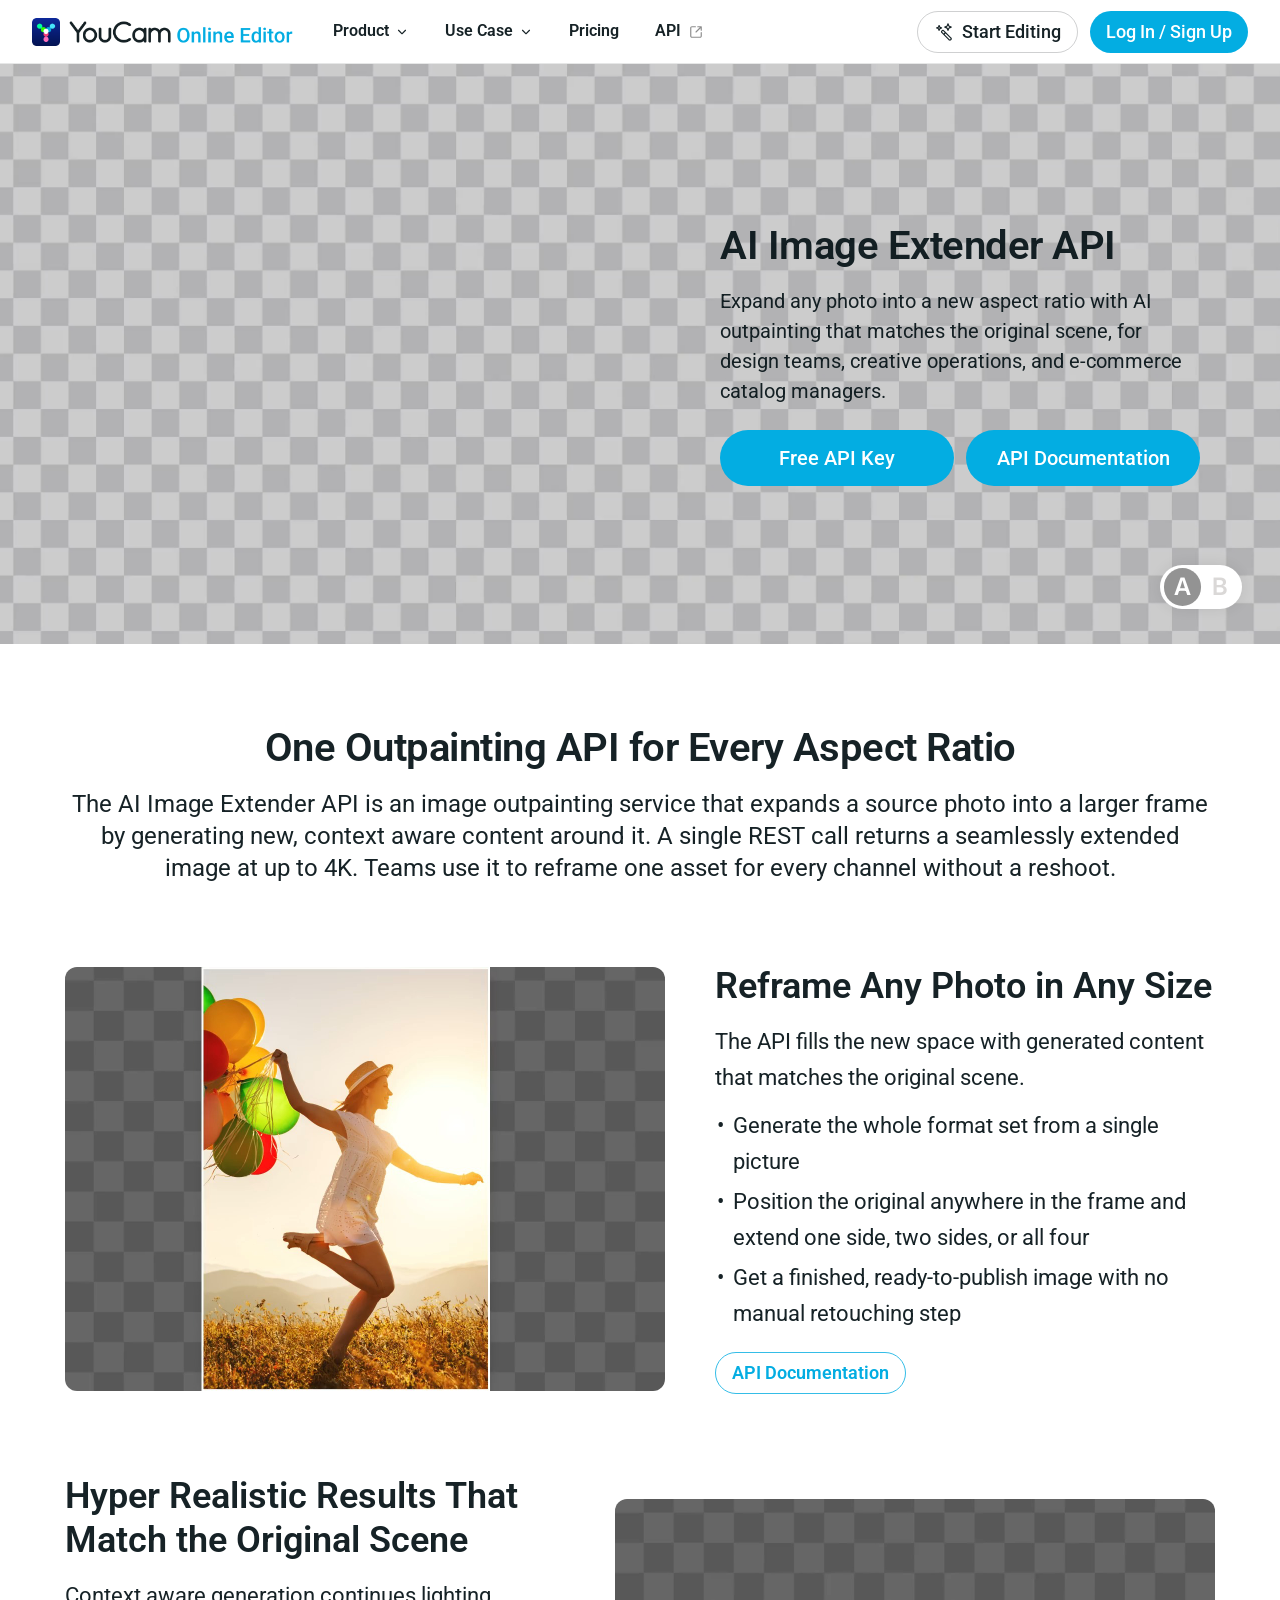
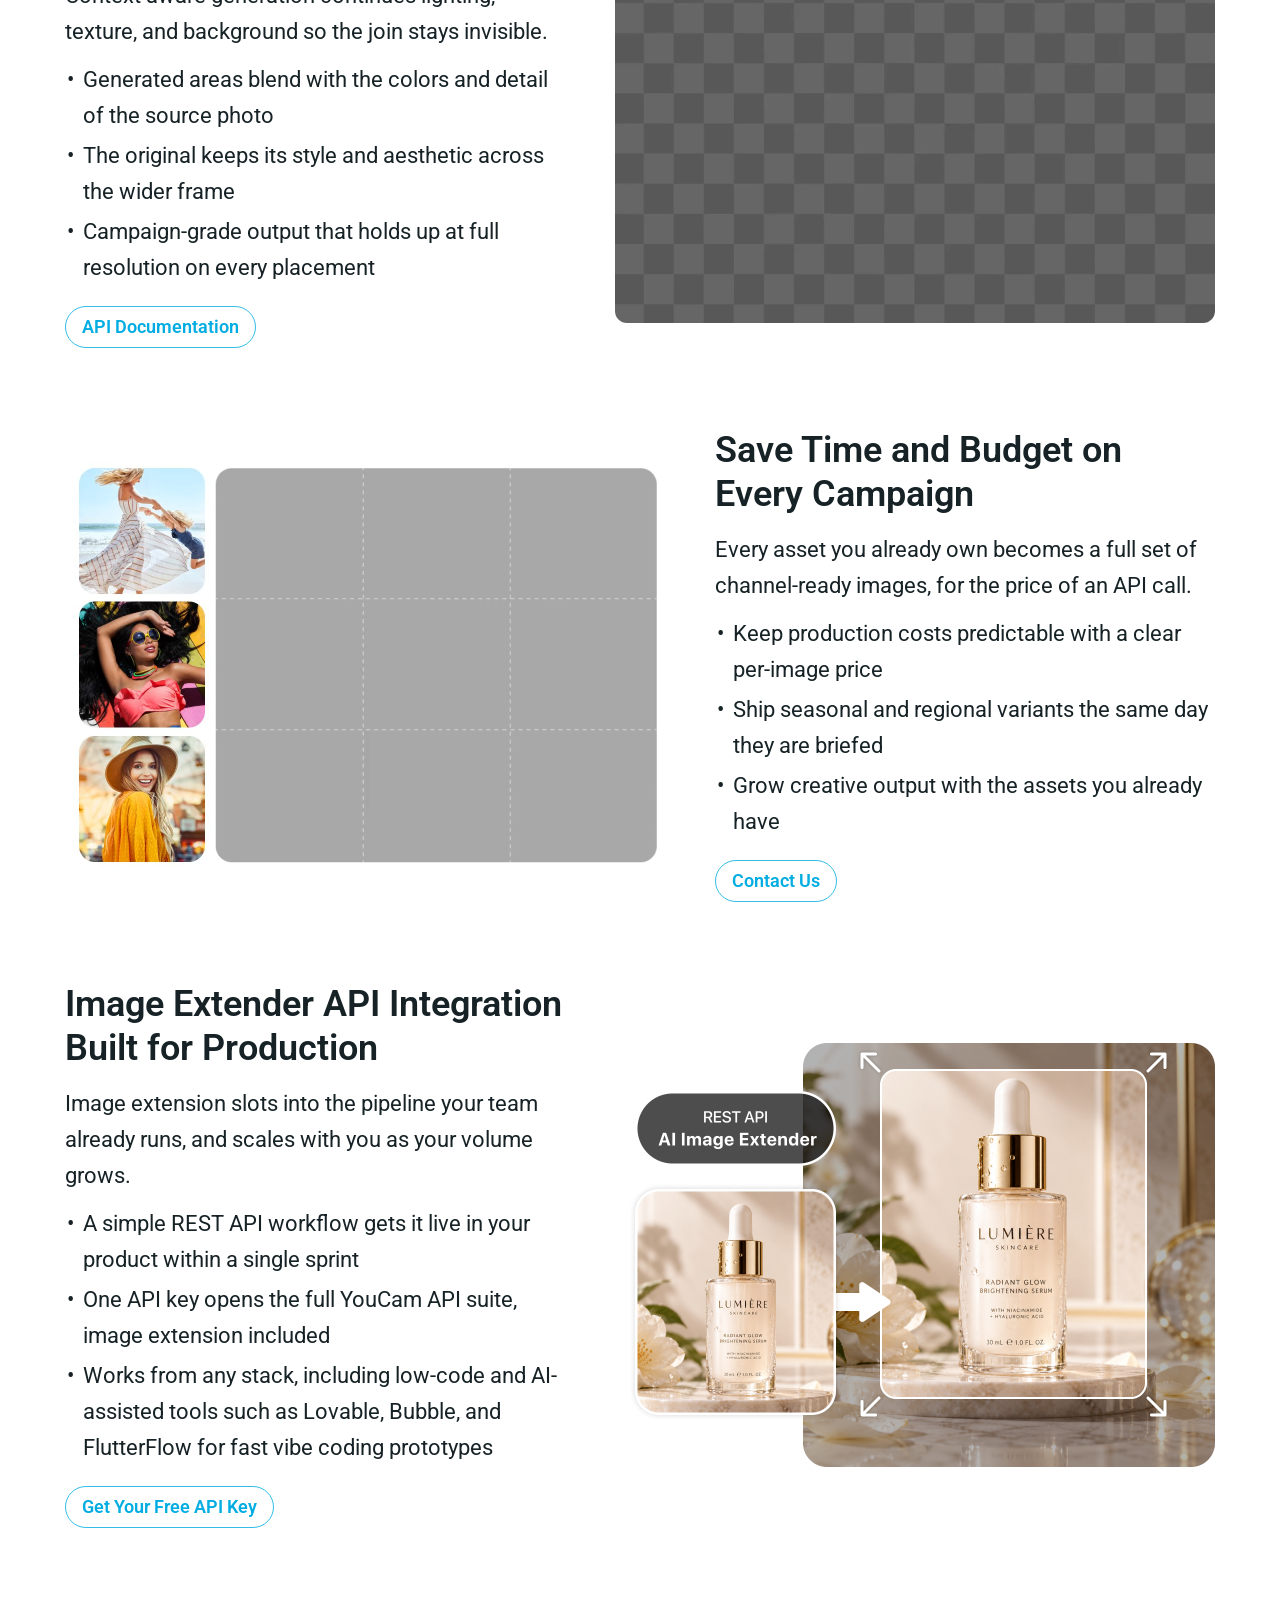
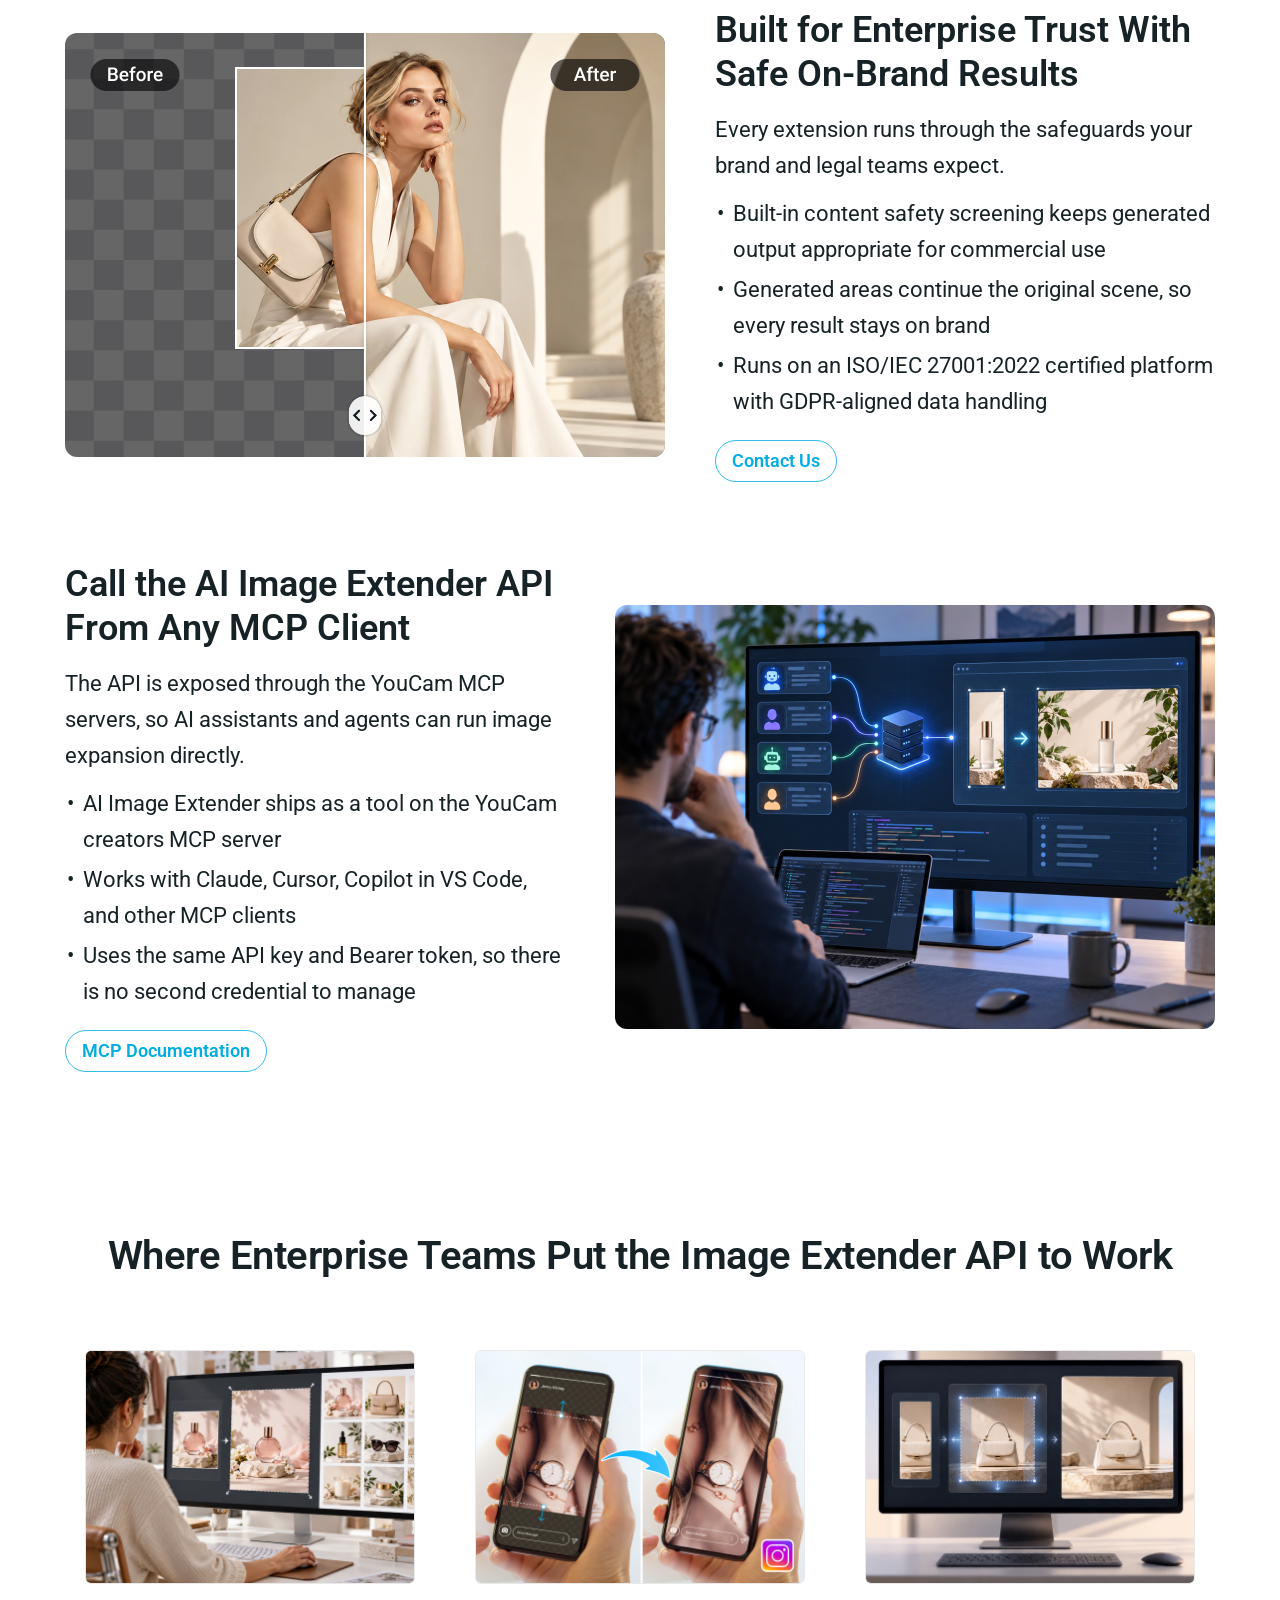
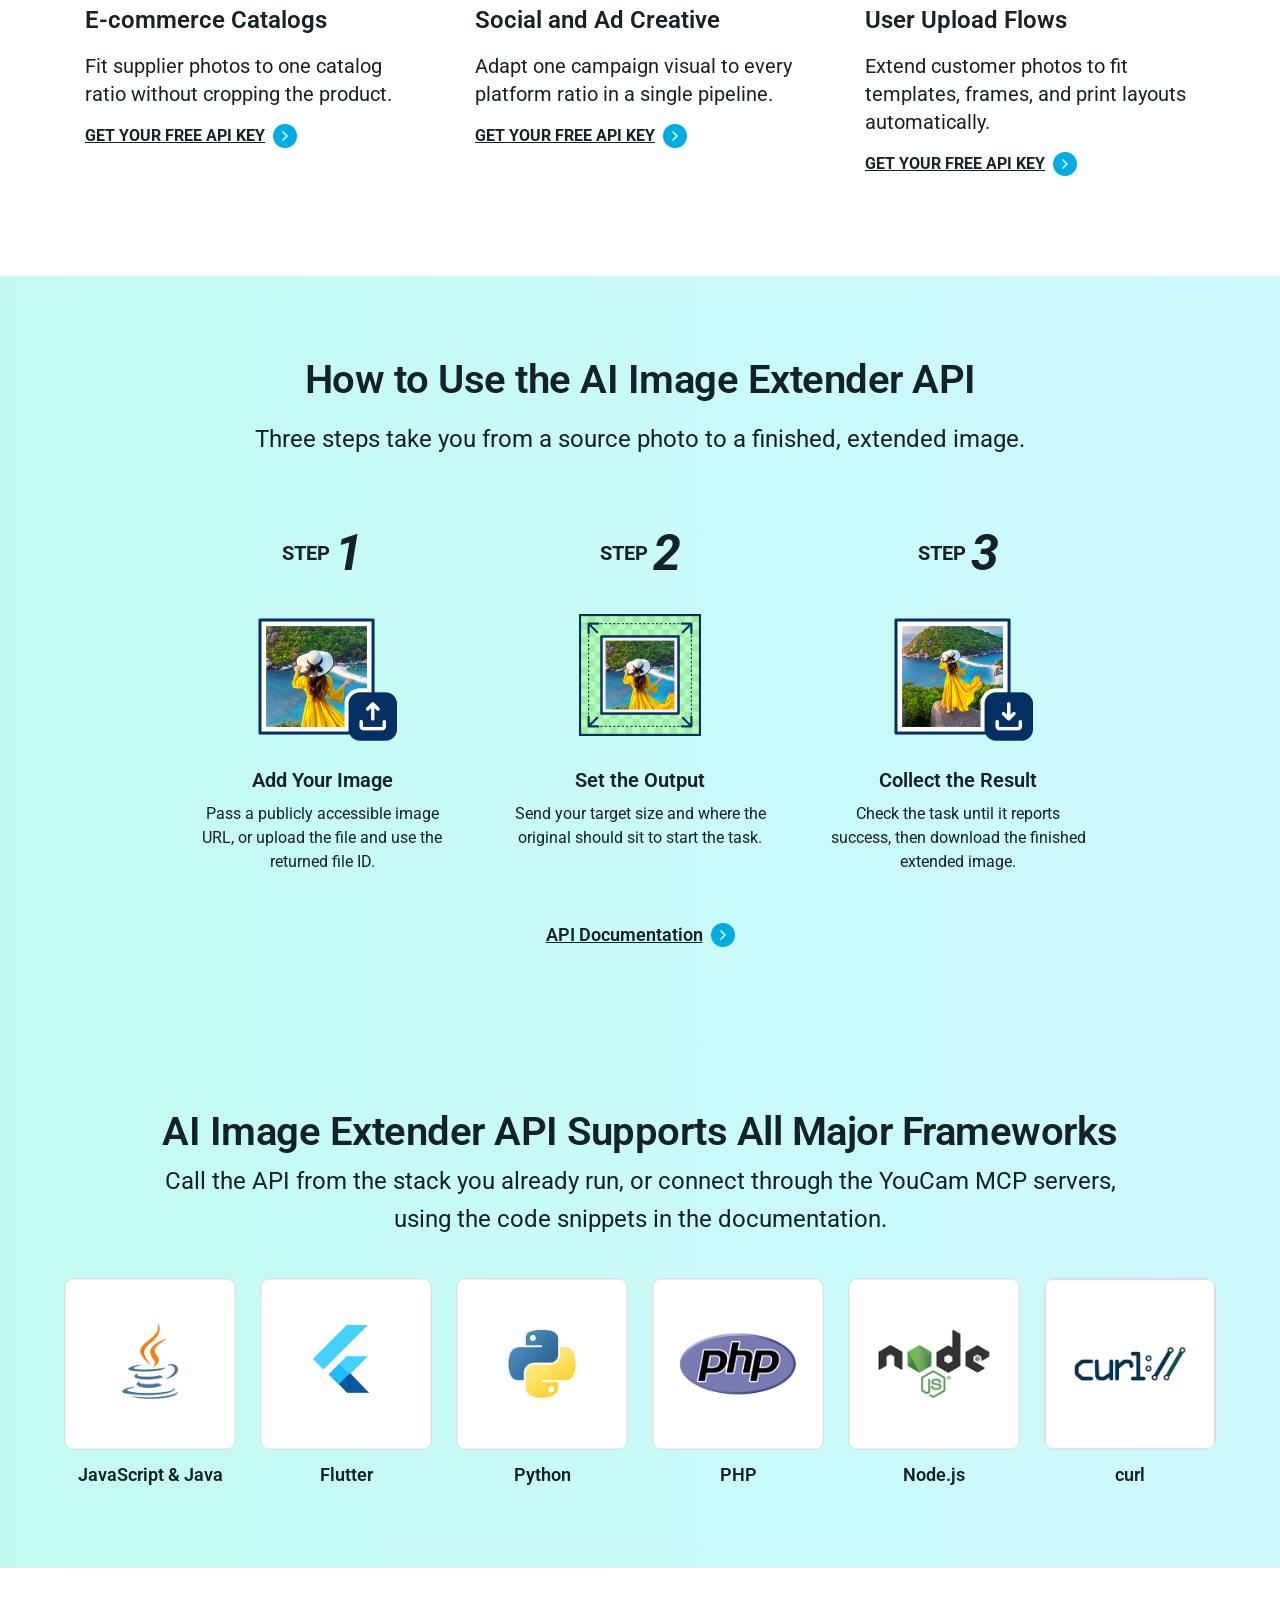
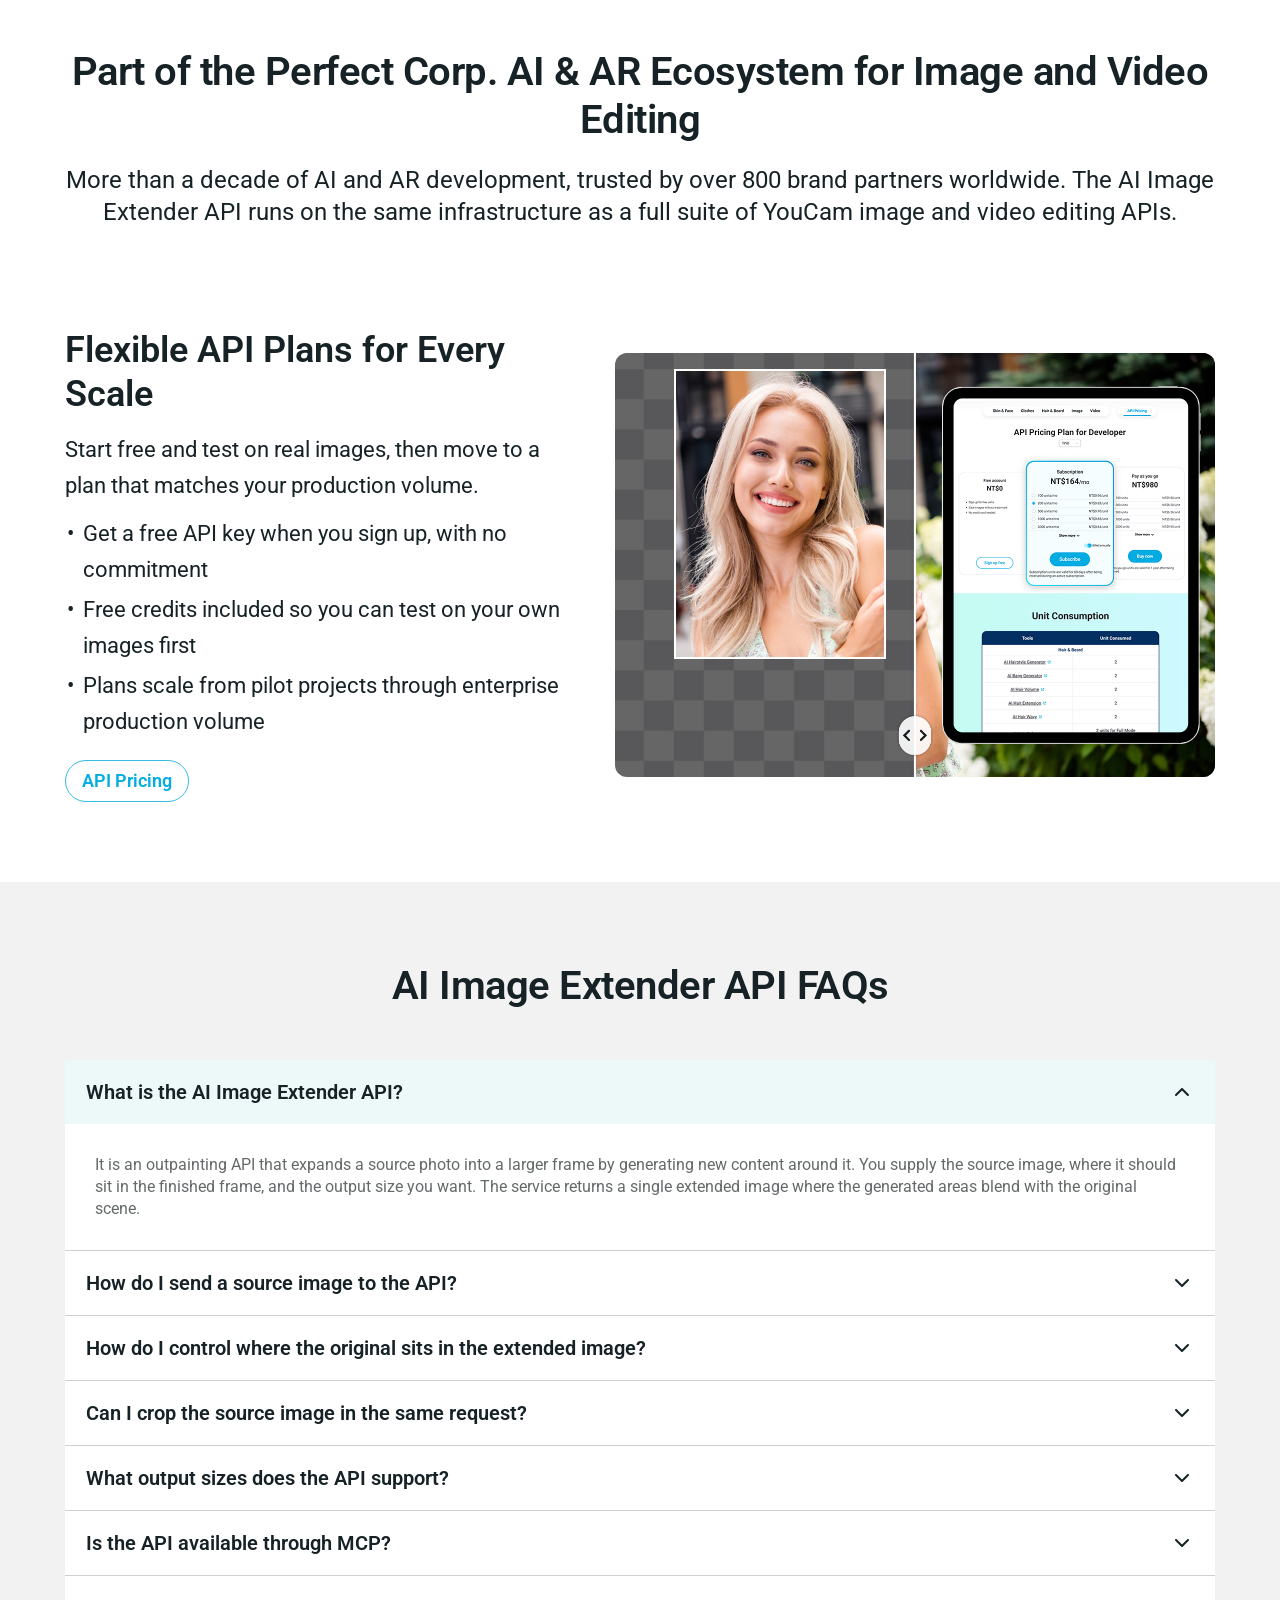
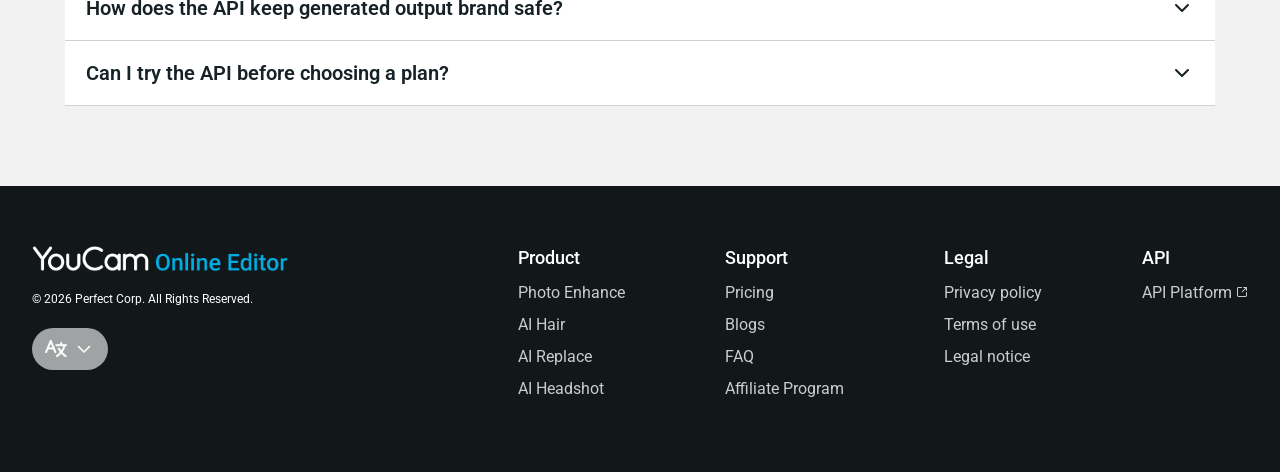
<file: yco/API_AI_Image_Extender/index.html>
<!DOCTYPE html>
<html lang="en">
<head>
<meta charset="UTF-8">
<meta name="viewport" content="width=device-width, initial-scale=1.0">
<meta name="robots" content="noindex,nofollow">
<title>AI Image Extender API — YCO</title>
<link rel="preconnect" href="https://fonts.googleapis.com">
<link href="https://fonts.googleapis.com/css2?family=Roboto:ital,wght@0,400;0,500;0,600;0,700;1,400&family=Inter:wght@600&display=swap" rel="stylesheet">
<link rel="stylesheet" href="style.css">
</head>
<body>

<header class="site-header">
  <div class="site-header__left">
    <button class="header-hamburger" id="hamburgerBtn" aria-label="menu"><img src="assets/YCO/icons/mb_nav.png" alt=""></button>
    <a href="#" class="site-header__logo">
      <img class="logo-full" src="assets/YCO/logos/Logo.png" alt="YCO logo">
      <img class="logo-icon-only" src="assets/YCO/logos/Logo symbol.png" alt="YCO logo">
    </a>
    <nav class="main-nav">
      <div class="main-nav__item">
        <a class="main-nav__link" href="#">Product
          <img class="main-nav__chevron main-nav__chevron--close" src="assets/YCO/icons/Icon_close.svg" alt="">
          <img class="main-nav__chevron main-nav__chevron--open" src="assets/YCO/icons/Icon_open.svg" alt="">
        </a>
        <div class="megamenu">
          <div class="megamenu__inner">
            <div class="megamenu__links">
              <div class="megamenu__col megamenu__col--split">
                <div class="megamenu__col-title"><img src="assets/YCO/icons/AI PHOTO EDITING_OL.svg" alt="">AI PHOTO EDITING</div>
                <div class="megamenu__col-links">
                  <div class="megamenu__sublinks">
                    <a class="megamenu__link" href="#">AI Agent <span class="tag-new">NEW</span></a>
                    <a class="megamenu__link" href="#">Photo Enhancer <img class="tag-hot" src="assets/YCO/icons/hot.gif" alt="HOT"></a>
                    <a class="megamenu__link" href="#">Photo Repair <span class="tag-new">NEW</span></a>
                    <a class="megamenu__link" href="#">AI Colorize</a>
                    <a class="megamenu__link" href="#">AI Replace</a>
                    <a class="megamenu__link" href="#">AI Image Extender <img class="tag-hot" src="assets/YCO/icons/hot.gif" alt="HOT"></a>
                    <a class="megamenu__link" href="#">Image Converter</a>
                    <a class="megamenu__link" href="#">Resize</a>
                  </div>
                  <div class="megamenu__sublinks">
                    <a class="megamenu__link" href="#">AI Image Generator <img class="tag-hot" src="assets/YCO/icons/hot.gif" alt="HOT"></a>
                    <a class="megamenu__link" href="#">Object Removal</a>
                    <a class="megamenu__link" href="#">Remove Background <img class="tag-hot" src="assets/YCO/icons/hot.gif" alt="HOT"></a>
                    <a class="megamenu__link" href="#">Effects <span class="tag-new">NEW</span></a>
                    <a class="megamenu__link" href="#">Batch Photo Enhancer</a>
                    <a class="megamenu__link" href="#">Batch Image Converter</a>
                  </div>
                </div>
                <a class="megamenu__all" href="#">All Tools ›</a>
              </div>
              <div class="megamenu__col megamenu__col--split">
                <div class="megamenu__col-title"><img src="assets/YCO/icons/AI PORTRAIT_OL.svg" alt="">AI PORTRAIT</div>
                <div class="megamenu__col-links">
                  <div class="megamenu__sublinks">
                    <a class="megamenu__link" href="#">AI Hairstyle Generator <img class="tag-hot" src="assets/YCO/icons/hot.gif" alt="HOT"></a>
                    <a class="megamenu__link" href="#">Body Reshape <span class="tag-new">NEW</span></a>
                    <a class="megamenu__link" href="#">AI Face Reshape <img class="tag-hot" src="assets/YCO/icons/hot.gif" alt="HOT"></a>
                    <a class="megamenu__link" href="#">AI Face Retouch</a>
                    <a class="megamenu__link" href="#">AI Clothes <img class="tag-hot" src="assets/YCO/icons/hot.gif" alt="HOT"></a>
                    <a class="megamenu__link" href="#">AI Face Swap</a>
                    <a class="megamenu__link" href="#">AI Face Shape Detector</a>
                    <a class="megamenu__link" href="#">AI Makeup Virtual Try On</a>
                  </div>
                  <div class="megamenu__sublinks">
                    <a class="megamenu__link" href="#">AI Hair Color</a>
                    <a class="megamenu__link" href="#">AI Makeup Transfer</a>
                    <a class="megamenu__link" href="#">AI Headshot Generator</a>
                    <a class="megamenu__link" href="#">AI Beard Generator</a>
                    <a class="megamenu__link" href="#">AI Studio Generator</a>
                    <a class="megamenu__link" href="#">AI Avatar Generator</a>
                  </div>
                </div>
                <a class="megamenu__all" href="#">All Tools ›</a>
              </div>
              <div class="megamenu__col">
                <div class="megamenu__col-title"><img src="assets/YCO/icons/AI VIDEO EDITING_OL.svg" alt="">AI VIDEO</div>
                <a class="megamenu__link" href="#">Video Enhancer <img class="tag-hot" src="assets/YCO/icons/hot.gif" alt="HOT"></a>
                <a class="megamenu__link" href="#">Image to Video <img class="tag-hot" src="assets/YCO/icons/hot.gif" alt="HOT"></a>
                <a class="megamenu__link" href="#">Text to Video <span class="tag-new">NEW</span></a>
                <a class="megamenu__link" href="#">Video Object Removal <span class="tag-new">NEW</span></a>
                <a class="megamenu__link" href="#">AI Video Editor <span class="tag-new">NEW</span></a>
                <a class="megamenu__link" href="#">Video Face Swap</a>
                <a class="megamenu__link" href="#">Video Style Transfer</a>
              </div>
            </div>
          </div>
        </div>
      </div>
      <div class="main-nav__item">
        <a class="main-nav__link" href="#">Use Case
          <img class="main-nav__chevron main-nav__chevron--close" src="assets/YCO/icons/Icon_close.svg" alt="">
          <img class="main-nav__chevron main-nav__chevron--open" src="assets/YCO/icons/Icon_open.svg" alt="">
        </a>
        <div class="megamenu">
          <div class="megamenu__inner">
            <div class="megamenu__links">
              <div class="megamenu__col">
                <div class="megamenu__col-title"><img src="assets/YCO/icons/AI PHOTO EDITING_OL.svg" alt="">AI PHOTO EDITING</div>
                <a class="megamenu__link" href="#">Animate Old Photos <img class="tag-hot" src="assets/YCO/icons/hot.gif" alt="HOT"></a>
                <a class="megamenu__link" href="#">Animate Photo</a>
                <a class="megamenu__link" href="#">AI Watermark Remover</a>
                <a class="megamenu__link" href="#">Unblur Image</a>
                <a class="megamenu__link" href="#">Remove People from Photo <img class="tag-hot" src="assets/YCO/icons/hot.gif" alt="HOT"></a>
                <a class="megamenu__all" href="#">All Tools ›</a>
              </div>
              <div class="megamenu__col">
                <div class="megamenu__col-title"><img src="assets/YCO/icons/AI PORTRAIT_OL.svg" alt="">AI PORTRAIT</div>
                <a class="megamenu__link" href="#">Virtual Piercing Filter <img class="tag-hot" src="assets/YCO/icons/hot.gif" alt="HOT"></a>
                <a class="megamenu__link" href="#">AI Polaroid Filter</a>
                <a class="megamenu__link" href="#">AI Outfit Changer <img class="tag-hot" src="assets/YCO/icons/hot.gif" alt="HOT"></a>
                <a class="megamenu__link" href="#">AI Bald Filter</a>
                <a class="megamenu__all" href="#">All Tools ›</a>
              </div>
              <div class="megamenu__col">
                <div class="megamenu__col-title"><img src="assets/YCO/icons/AI VIDEO EDITING_OL.svg" alt="">AI VIDEO</div>
                <a class="megamenu__link" href="#">AI Hug Generator</a>
                <a class="megamenu__link" href="#">AI Dance Generator <img class="tag-hot" src="assets/YCO/icons/hot.gif" alt="HOT"></a>
                <a class="megamenu__link" href="#">AI Fight Generator</a>
                <a class="megamenu__link" href="#">4K AI Video Upscaler <img class="tag-hot" src="assets/YCO/icons/hot.gif" alt="HOT"></a>
                <a class="megamenu__link" href="#">AI Anime Video Filter <img class="tag-hot" src="assets/YCO/icons/hot.gif" alt="HOT"></a>
                <a class="megamenu__link" href="#">AI Fly Generator</a>
                <a class="megamenu__all" href="#">All Tools ›</a>
              </div>
            </div>
          </div>
        </div>
      </div>
      <div class="main-nav__item">
        <a class="main-nav__link" href="#">Pricing</a>
        <div class="pricing-drop">
          <div class="pricing-drop__item"><img class="pricing-drop__check" src="assets/YCO/icons/icon-menu-pricing.svg" alt="">Download without watermark</div>
          <div class="pricing-drop__item"><img class="pricing-drop__check" src="assets/YCO/icons/icon-menu-pricing.svg" alt="">Access to AI Photo Editing Tools</div>
          <div class="pricing-drop__item"><img class="pricing-drop__check" src="assets/YCO/icons/icon-menu-pricing.svg" alt="">Unused credits roll over</div>
          <a class="btn btn-primary" href="#">Get Credits Now</a>
        </div>
      </div>
      <a class="main-nav__link" href="#" target="_blank">API <img class="btn-icon-lead" src="assets/YCO/icons/Icon_open_window.svg" alt="opens in new window"></a>
    </nav>
  </div>
  <div class="site-header__right">
    <button class="header-icon-btn header-icon-btn--premium"><img src="assets/YCO/icons/icon_premium.png" alt="premium"></button>
    <button class="header-icon-btn header-icon-btn--edit"><img src="assets/YCO/icons/icon_editing.png" alt="editing"></button>
    <a class="btn btn-outline" href="#"><img class="btn-icon-lead" src="assets/YCO/icons/dt_icon_editing.svg" alt="">Start Editing</a>
    <a class="btn btn-primary" href="#">Log In / Sign Up</a>
    <a class="btn btn-primary btn-primary--sm" href="#">Sign Up</a>
  </div>
</header>

<div class="mobile-drawer" id="mobileDrawer">
  <div class="mobile-drawer__backdrop" id="drawerBackdrop"></div>
  <div class="mobile-drawer__panel">
    <div class="mobile-drawer__top">
      <button class="mobile-drawer__close" id="drawerClose"><img src="assets/YCO/icons/mb_nav_close.png" alt="close"></button>
      <div class="mobile-drawer__logo">
        <img class="mobile-drawer__logo-badge" src="assets/YCO/logos/Logo symbol.png" alt="">
        <img class="mobile-drawer__logo-word" src="assets/YCO/logos/mb_Logo.png" alt="YCO Online Editor">
      </div>
    </div>
    <a class="mobile-drawer__login" href="#">Log in / Sign up</a>
    <ul class="mobile-drawer__list">
      <li class="mobile-drawer__item" data-submenu="product">Product <svg class="ic-chevron" viewBox="0 0 24 24" fill="none" xmlns="http://www.w3.org/2000/svg" aria-hidden="true"><path d="M9 6l6 6-6 6" stroke="currentColor" stroke-width="1.8" stroke-linecap="round" stroke-linejoin="round"/></svg></li>
      <li class="mobile-drawer__item" data-submenu="usecase">Use Case <svg class="ic-chevron" viewBox="0 0 24 24" fill="none" xmlns="http://www.w3.org/2000/svg" aria-hidden="true"><path d="M9 6l6 6-6 6" stroke="currentColor" stroke-width="1.8" stroke-linecap="round" stroke-linejoin="round"/></svg></li>
      <li class="mobile-drawer__item"><span style="display:flex;align-items:center;gap:8px;"><img src="assets/YCO/icons/icon_premium.png" alt="">Pricing</span></li>
      <li class="mobile-drawer__item">API <img class="mobile-drawer__item-icon--open" src="assets/YCO/icons/Icon_open_window.svg" alt="opens in new window"></li>
    </ul>

    <div class="mobile-submenu" data-submenu-panel="product">
      <div class="mobile-submenu__top">
        <button class="mobile-submenu__back"><svg viewBox="0 0 24 24" fill="none" xmlns="http://www.w3.org/2000/svg" aria-hidden="true"><path d="M15 6l-6 6 6 6" stroke="currentColor" stroke-width="1.8" stroke-linecap="round" stroke-linejoin="round"/></svg></button> Product
      </div>
      <div class="mobile-submenu__body">
        <div class="mobile-submenu__cat"><span class="mobile-submenu__cat-bar"></span>AI PHOTO EDITING</div>
        <a class="mobile-submenu__link" href="#">AI Agent <span class="tag-new">NEW</span></a>
        <a class="mobile-submenu__link" href="#">Photo Enhancer <img class="tag-hot" src="assets/YCO/icons/hot.gif" alt="HOT"></a>
        <a class="mobile-submenu__link" href="#">Photo Repair <span class="tag-new">NEW</span></a>
        <a class="mobile-submenu__link" href="#">AI Colorize</a>
        <a class="mobile-submenu__link" href="#">AI Replace</a>
        <a class="mobile-submenu__link" href="#">AI Image Extender <img class="tag-hot" src="assets/YCO/icons/hot.gif" alt="HOT"></a>
        <a class="mobile-submenu__link" href="#">Image Converter</a>
        <a class="mobile-submenu__link" href="#">Resize</a>
        <a class="mobile-submenu__link" href="#">AI Image Generator <img class="tag-hot" src="assets/YCO/icons/hot.gif" alt="HOT"></a>
        <a class="mobile-submenu__link" href="#">Object Removal</a>
        <a class="mobile-submenu__link" href="#">Remove Background <img class="tag-hot" src="assets/YCO/icons/hot.gif" alt="HOT"></a>
        <a class="mobile-submenu__link" href="#">Effects <span class="tag-new">NEW</span></a>
        <a class="mobile-submenu__link" href="#">Batch Photo Enhancer</a>
        <a class="mobile-submenu__link" href="#">Batch Image Converter</a>
        <a class="mobile-submenu__all" href="#">All Tools ›</a>
        <div class="mobile-submenu__cat"><span class="mobile-submenu__cat-bar"></span>AI PORTRAIT</div>
        <a class="mobile-submenu__link" href="#">AI Hairstyle Generator <img class="tag-hot" src="assets/YCO/icons/hot.gif" alt="HOT"></a>
        <a class="mobile-submenu__link" href="#">Body Reshape <span class="tag-new">NEW</span></a>
        <a class="mobile-submenu__link" href="#">AI Face Reshape <img class="tag-hot" src="assets/YCO/icons/hot.gif" alt="HOT"></a>
        <a class="mobile-submenu__link" href="#">AI Face Retouch</a>
        <a class="mobile-submenu__link" href="#">AI Clothes <img class="tag-hot" src="assets/YCO/icons/hot.gif" alt="HOT"></a>
        <a class="mobile-submenu__link" href="#">AI Face Swap</a>
        <a class="mobile-submenu__link" href="#">AI Face Shape Detector</a>
        <a class="mobile-submenu__link" href="#">AI Makeup Virtual Try On</a>
        <a class="mobile-submenu__link" href="#">AI Hair Color</a>
        <a class="mobile-submenu__link" href="#">AI Makeup Transfer</a>
        <a class="mobile-submenu__link" href="#">AI Headshot Generator</a>
        <a class="mobile-submenu__link" href="#">AI Beard Generator</a>
        <a class="mobile-submenu__link" href="#">AI Studio Generator</a>
        <a class="mobile-submenu__link" href="#">AI Avatar Generator</a>
        <a class="mobile-submenu__all" href="#">All Tools ›</a>
        <div class="mobile-submenu__cat"><span class="mobile-submenu__cat-bar"></span>AI VIDEO</div>
        <a class="mobile-submenu__link" href="#">Video Enhancer <img class="tag-hot" src="assets/YCO/icons/hot.gif" alt="HOT"></a>
        <a class="mobile-submenu__link" href="#">Image to Video <img class="tag-hot" src="assets/YCO/icons/hot.gif" alt="HOT"></a>
        <a class="mobile-submenu__link" href="#">Text to Video <span class="tag-new">NEW</span></a>
        <a class="mobile-submenu__link" href="#">Video Object Removal <span class="tag-new">NEW</span></a>
        <a class="mobile-submenu__link" href="#">AI Video Editor <span class="tag-new">NEW</span></a>
        <a class="mobile-submenu__link" href="#">Video Face Swap</a>
        <a class="mobile-submenu__link" href="#">Video Style Transfer</a>
      </div>
    </div>
    <div class="mobile-submenu" data-submenu-panel="usecase">
      <div class="mobile-submenu__top">
        <button class="mobile-submenu__back"><svg viewBox="0 0 24 24" fill="none" xmlns="http://www.w3.org/2000/svg" aria-hidden="true"><path d="M15 6l-6 6 6 6" stroke="currentColor" stroke-width="1.8" stroke-linecap="round" stroke-linejoin="round"/></svg></button> Use Case
      </div>
      <div class="mobile-submenu__body">
        <div class="mobile-submenu__cat"><span class="mobile-submenu__cat-bar"></span>AI PHOTO EDITING</div>
        <a class="mobile-submenu__link" href="#">Animate Old Photos <img class="tag-hot" src="assets/YCO/icons/hot.gif" alt="HOT"></a>
        <a class="mobile-submenu__link" href="#">Animate Photo</a>
        <a class="mobile-submenu__link" href="#">AI Watermark Remover</a>
        <a class="mobile-submenu__link" href="#">Unblur Image</a>
        <a class="mobile-submenu__link" href="#">Remove People from Photo <img class="tag-hot" src="assets/YCO/icons/hot.gif" alt="HOT"></a>
        <a class="mobile-submenu__all" href="#">All Tools ›</a>
        <div class="mobile-submenu__cat"><span class="mobile-submenu__cat-bar"></span>AI PORTRAIT</div>
        <a class="mobile-submenu__link" href="#">Virtual Piercing Filter <img class="tag-hot" src="assets/YCO/icons/hot.gif" alt="HOT"></a>
        <a class="mobile-submenu__link" href="#">AI Polaroid Filter</a>
        <a class="mobile-submenu__link" href="#">AI Outfit Changer <img class="tag-hot" src="assets/YCO/icons/hot.gif" alt="HOT"></a>
        <a class="mobile-submenu__link" href="#">AI Bald Filter</a>
        <a class="mobile-submenu__all" href="#">All Tools ›</a>
        <div class="mobile-submenu__cat"><span class="mobile-submenu__cat-bar"></span>AI VIDEO</div>
        <a class="mobile-submenu__link" href="#">AI Hug Generator</a>
        <a class="mobile-submenu__link" href="#">AI Dance Generator <img class="tag-hot" src="assets/YCO/icons/hot.gif" alt="HOT"></a>
        <a class="mobile-submenu__link" href="#">AI Fight Generator</a>
        <a class="mobile-submenu__link" href="#">4K AI Video Upscaler <img class="tag-hot" src="assets/YCO/icons/hot.gif" alt="HOT"></a>
        <a class="mobile-submenu__link" href="#">AI Anime Video Filter <img class="tag-hot" src="assets/YCO/icons/hot.gif" alt="HOT"></a>
        <a class="mobile-submenu__link" href="#">AI Fly Generator</a>
        <a class="mobile-submenu__all" href="#">All Tools ›</a>
      </div>
    </div>
  </div>
</div>
<main>

<section class="topbanner" id="topbanner" data-topbanner-variant="a">
  <div class="topbanner__media" id="topbannerMedia">
    <video class="topbanner__video topbanner__video--dt" autoplay loop muted playsinline poster="assets/project/topbanner/API_img_extender_top_Banner_Prototype-A.jpg" data-poster-a="assets/project/topbanner/API_img_extender_top_Banner_Prototype-A.jpg" data-poster-b="assets/project/topbanner/API_img_extender_top_Banner_Prototype-B.jpg"><source src="assets/project/topbanner/API_img_extender_top_Banner_Prototype-A.mp4" type="video/mp4" data-src-a="assets/project/topbanner/API_img_extender_top_Banner_Prototype-A.mp4" data-src-b="assets/project/topbanner/API_img_extender_top_Banner_Prototype-B.mp4"></video>
    <video class="topbanner__video topbanner__video--pd" autoplay loop muted playsinline poster="assets/project/topbanner/API_img_extender_top_banner_pd-A.jpg" data-poster-a="assets/project/topbanner/API_img_extender_top_banner_pd-A.jpg" data-poster-b="assets/project/topbanner/API_img_extender_top_banner_pd-B.jpg"><source src="assets/project/topbanner/API_img_extender_top_banner_pd-A.mp4" type="video/mp4" data-src-a="assets/project/topbanner/API_img_extender_top_banner_pd-A.mp4" data-src-b="assets/project/topbanner/API_img_extender_top_banner_pd-B.mp4"></video>
    <video class="topbanner__video topbanner__video--mb" autoplay loop muted playsinline poster="assets/project/topbanner/API_img_extender_top_banner_mb-A.jpg" data-poster-a="assets/project/topbanner/API_img_extender_top_banner_mb-A.jpg" data-poster-b="assets/project/topbanner/API_img_extender_top_banner_mb-B.jpg"><source src="assets/project/topbanner/API_img_extender_top_banner_mb-A.mp4" type="video/mp4" data-src-a="assets/project/topbanner/API_img_extender_top_banner_mb-A.mp4" data-src-b="assets/project/topbanner/API_img_extender_top_banner_mb-B.mp4"></video>
    <div class="topbanner__toggle topbanner__toggle--two" role="group" aria-label="Topbanner version"><button type="button" class="topbanner__toggle-option topbanner__toggle-option--a" data-variant="a" aria-pressed="true">A</button><button type="button" class="topbanner__toggle-option topbanner__toggle-option--b" data-variant="b" aria-pressed="false">B</button></div>
  </div>
  <div class="topbanner__content topbanner__content--desktop">
    <div class="topbanner__inner">
      <h1>AI Image Extender API</h1>
      <p>Expand any photo into a new aspect ratio with AI outpainting that matches the original scene, for design teams, creative operations, and e-commerce catalog managers.</p>
      <div class="topbanner__cta">
        <a class="btn btn-primary" href="#">Free API Key</a>
        <a class="btn btn-primary" href="#">API Documentation</a>
      </div>
    </div>
  </div>
  <div class="topbanner__content topbanner__content--narrow">
    <div class="topbanner__inner">
      <h1>AI Image Extender API</h1>
      <p>Expand any photo into a new aspect ratio with AI outpainting that matches the original scene, for design teams, creative operations, and e-commerce catalog managers.</p>
      <div class="topbanner__cta">
        <a class="btn btn-primary" href="#">Free API Key</a>
        <a class="btn btn-primary" href="#">API Documentation</a>
      </div>
    </div>
  </div>
</section>

<section class="section" style="padding-bottom:0;">
  <div class="container">
    <h2 class="section-title mb-left" style="margin-bottom:16px;">One Outpainting API for Every Aspect Ratio</h2>
    <p class="intro-text mb-left">The AI Image Extender API is an image outpainting service that expands a source photo into a larger frame by generating new, context aware content around it. A single REST call returns a seamlessly extended image at up to 4K. Teams use it to reframe one asset for every channel without a reshoot.</p>
  </div>
</section>

<section class="section">
  <div class="container">

    <div class="zigzag-row">
      <div class="zigzag-row__media"><video autoplay loop muted playsinline poster="assets/project/UseCase/API_img_extender_01-0.jpg"><source src="assets/project/UseCase/API_img_extender_01.mp4" type="video/mp4"></video></div>
      <div class="zigzag-row__text">
        <h3>Reframe Any Photo in Any Size</h3>
        <p>The API fills the new space with generated content that matches the original scene.</p>
        <ul>
          <li>Generate the whole format set from a single picture</li>
          <li>Position the original anywhere in the frame and extend one side, two sides, or all four</li>
          <li>Get a finished, ready-to-publish image with no manual retouching step</li>
        </ul>
        <div class="zigzag-row__cta"><a class="btn btn-outline btn-outline--sm" href="#">API Documentation</a></div>
      </div>
    </div>

    <div class="zigzag-row zigzag-row--rev">
      <div class="zigzag-row__media"><video autoplay loop muted playsinline poster="assets/project/UseCase/API_img_extender_02-0.jpg"><source src="assets/project/UseCase/API_img_extender_02.mp4" type="video/mp4"></video></div>
      <div class="zigzag-row__text">
        <h3>Hyper Realistic Results That Match the Original Scene</h3>
        <p>Context aware generation continues lighting, texture, and background so the join stays invisible.</p>
        <ul>
          <li>Generated areas blend with the colors and detail of the source photo</li>
          <li>The original keeps its style and aesthetic across the wider frame</li>
          <li>Campaign-grade output that holds up at full resolution on every placement</li>
        </ul>
        <div class="zigzag-row__cta"><a class="btn btn-outline btn-outline--sm" href="#">API Documentation</a></div>
      </div>
    </div>

    <div class="zigzag-row">
      <div class="zigzag-row__media"><video autoplay loop muted playsinline poster="assets/project/UseCase/API_img_extender_03-0.jpg"><source src="assets/project/UseCase/API_img_extender_03.mp4" type="video/mp4"></video></div>
      <div class="zigzag-row__text">
        <h3>Save Time and Budget on Every Campaign</h3>
        <p>Every asset you already own becomes a full set of channel-ready images, for the price of an API call.</p>
        <ul>
          <li>Keep production costs predictable with a clear per-image price</li>
          <li>Ship seasonal and regional variants the same day they are briefed</li>
          <li>Grow creative output with the assets you already have</li>
        </ul>
        <div class="zigzag-row__cta"><a class="btn btn-outline btn-outline--sm" href="#">Contact Us</a></div>
      </div>
    </div>

    <div class="zigzag-row zigzag-row--rev">
      <div class="zigzag-row__media"><img src="assets/project/UseCase/API_img_extender_S04.png" alt="Image Extender API Integration Built for Production"></div>
      <div class="zigzag-row__text">
        <h3>Image Extender API Integration Built for Production</h3>
        <p>Image extension slots into the pipeline your team already runs, and scales with you as your volume grows.</p>
        <ul>
          <li>A simple REST API workflow gets it live in your product within a single sprint</li>
          <li>One API key opens the full YouCam API suite, image extension included</li>
          <li>Works from any stack, including low-code and AI-assisted tools such as Lovable, Bubble, and FlutterFlow for fast vibe coding prototypes</li>
        </ul>
        <div class="zigzag-row__cta"><a class="btn btn-outline btn-outline--sm" href="#">Get Your Free API Key</a></div>
      </div>
    </div>

    <div class="zigzag-row">
      <div class="zigzag-row__media">
        <div class="zz-ba">
          <img class="zz-ba__img" src="assets/project/UseCase/API_img_extender_S05-Before.jpg" alt="Before">
          <img class="zz-ba__img zz-ba__img--before" src="assets/project/UseCase/API_img_extender_S05-After.jpg" alt="After">
          <div class="zz-ba__handle">
            <img class="zz-ba__handle-img" src="assets/YCO/icons/b_a_sliderContainer_small.png" alt="drag to compare">
          </div>
        </div>
      </div>
      <div class="zigzag-row__text">
        <h3>Built for Enterprise Trust With Safe On-Brand Results</h3>
        <p>Every extension runs through the safeguards your brand and legal teams expect.</p>
        <ul>
          <li>Built-in content safety screening keeps generated output appropriate for commercial use</li>
          <li>Generated areas continue the original scene, so every result stays on brand</li>
          <li>Runs on an ISO/IEC 27001:2022 certified platform with GDPR-aligned data handling</li>
        </ul>
        <div class="zigzag-row__cta"><a class="btn btn-outline btn-outline--sm" href="#">Contact Us</a></div>
      </div>
    </div>

    <div class="zigzag-row zigzag-row--rev">
      <div class="zigzag-row__media"><img src="assets/project/UseCase/API_img_extender_S06.jpg" alt="Call the AI Image Extender API From Any MCP Client"></div>
      <div class="zigzag-row__text">
        <h3>Call the AI Image Extender API From Any MCP Client</h3>
        <p>The API is exposed through the YouCam MCP servers, so AI assistants and agents can run image expansion directly.</p>
        <ul>
          <li>AI Image Extender ships as a tool on the YouCam creators MCP server</li>
          <li>Works with Claude, Cursor, Copilot in VS Code, and other MCP clients</li>
          <li>Uses the same API key and Bearer token, so there is no second credential to manage</li>
        </ul>
        <div class="zigzag-row__cta"><a class="btn btn-outline btn-outline--sm" href="#">MCP Documentation</a></div>
      </div>
    </div>

  </div>
</section>

<section class="advcards-section advcards-section--white">
  <div class="container container--wide">
    <h2 class="section-title mb-left" style="margin-bottom:50px;">Where Enterprise Teams Put the Image Extender API to Work</h2>
    <div class="advcards">
      <div class="advcards__card">
        <div class="advcards__media"><img src="assets/project/UseCase/API_img_extender_S07.jpg" alt="E-commerce Catalogs"></div>
        <h3>E-commerce Catalogs</h3>
        <p>Fit supplier photos to one catalog ratio without cropping the product.</p>
        <a class="advcards__learnmore" href="#">GET YOUR FREE API KEY <img src="assets/YCO/icons/icon_arrow.png" alt=""></a>
      </div>
      <div class="advcards__card">
        <div class="advcards__media"><img src="assets/project/UseCase/API_img_extender_S08.jpg" alt="Social and Ad Creative"></div>
        <h3>Social and Ad Creative</h3>
        <p>Adapt one campaign visual to every platform ratio in a single pipeline.</p>
        <a class="advcards__learnmore" href="#">GET YOUR FREE API KEY <img src="assets/YCO/icons/icon_arrow.png" alt=""></a>
      </div>
      <div class="advcards__card">
        <div class="advcards__media"><img src="assets/project/UseCase/API_img_extender_S09.jpg" alt="User Upload Flows"></div>
        <h3>User Upload Flows</h3>
        <p>Extend customer photos to fit templates, frames, and print layouts automatically.</p>
        <a class="advcards__learnmore" href="#">GET YOUR FREE API KEY <img src="assets/YCO/icons/icon_arrow.png" alt=""></a>
      </div>
    </div>
  </div>
</section>

<section class="section section--step-bg">
  <div class="container container--step">
    <h2 class="section-title" style="margin-bottom:8px;">How to Use the AI Image Extender API</h2>
    <p class="step-subtitle">Three steps take you from a source photo to a finished, extended image.</p>
    <div class="step-list">
      <div class="step-item">
        <img class="step-illustration" src="assets/project/UseCase/API_img_extender_ico_step_01.png" alt="Step 1">
        <div class="step-item__body">
          <div class="step-item__label">STEP <b>1</b></div>
          <h4>Add Your Image</h4>
          <p>Pass a publicly accessible image URL, or upload the file and use the returned file ID.</p>
        </div>
      </div>
      <div class="step-arrow" aria-hidden="true"><svg width="31" height="23" viewBox="0 0 31 23" fill="none" xmlns="http://www.w3.org/2000/svg"><path d="M31 10.0817L31 4L15.5 16.9183L1.03466e-06 4L7.6882e-07 10.0817L15.5 23L31 10.0817Z" fill="currentColor"/></svg></div>
      <div class="step-item">
        <img class="step-illustration" src="assets/project/UseCase/API_img_extender_ico_step_02.png" alt="Step 2">
        <div class="step-item__body">
          <div class="step-item__label">STEP <b>2</b></div>
          <h4>Set the Output</h4>
          <p>Send your target size and where the original should sit to start the task.</p>
        </div>
      </div>
      <div class="step-arrow" aria-hidden="true"><svg width="31" height="23" viewBox="0 0 31 23" fill="none" xmlns="http://www.w3.org/2000/svg"><path d="M31 10.0817L31 4L15.5 16.9183L1.03466e-06 4L7.6882e-07 10.0817L15.5 23L31 10.0817Z" fill="currentColor"/></svg></div>
      <div class="step-item">
        <img class="step-illustration" src="assets/project/UseCase/API_img_extender_ico_step_03.png" alt="Step 3">
        <div class="step-item__body">
          <div class="step-item__label">STEP <b>3</b></div>
          <h4>Collect the Result</h4>
          <p>Check the task until it reports success, then download the finished extended image.</p>
        </div>
      </div>
    </div>
    <div class="step-cta"><a class="step-cta__link" href="#">API Documentation<img class="step-cta__icon" src="assets/YCO/icons/icon_arrow.png" alt=""></a></div>
  </div>
</section>

<section class="logowall-section">
  <div class="container container--wide">
    <h2 class="section-title mb-left">AI Image Extender API Supports All Major Frameworks</h2>
    <p class="logowall-intro mb-left">Call the API from the stack you already run, or connect through the YouCam MCP servers, using the code snippets in the documentation.</p>
    <div class="logowall">
      <div class="logowall__card">
        <div class="logowall__media"><img src="assets/YCO/illustrations/img_JavaScript.jpg" alt="JavaScript &amp; Java"></div>
        <div class="logowall__label">JavaScript &amp; Java</div>
      </div>
      <div class="logowall__card">
        <div class="logowall__media"><img src="assets/YCO/illustrations/img_Flutter.jpg" alt="Flutter"></div>
        <div class="logowall__label">Flutter</div>
      </div>
      <div class="logowall__card">
        <div class="logowall__media"><img src="assets/YCO/illustrations/img_Python.jpg" alt="Python"></div>
        <div class="logowall__label">Python</div>
      </div>
      <div class="logowall__card">
        <div class="logowall__media"><img src="assets/YCO/illustrations/img_PHP.jpg" alt="PHP"></div>
        <div class="logowall__label">PHP</div>
      </div>
      <div class="logowall__card">
        <div class="logowall__media"><img src="assets/YCO/illustrations/img_Node_js.jpg" alt="Node.js"></div>
        <div class="logowall__label">Node.js</div>
      </div>
      <div class="logowall__card">
        <div class="logowall__media"><img src="assets/YCO/illustrations/img_curl.jpg" alt="curl"></div>
        <div class="logowall__label">curl</div>
      </div>
    </div>
  </div>
</section>

<section class="section">
  <div class="container container--wide">
    <div class="ecosystem-intro mb-left">
      <h2 class="section-title mb-left">Part of the Perfect Corp. AI &amp; AR Ecosystem for Image and Video Editing</h2>
      <p>More than a decade of AI and AR development, trusted by over 800 brand partners worldwide. The AI Image Extender API runs on the same infrastructure as a full suite of YouCam image and video editing APIs.</p>
    </div>
  </div>
  <div class="container pricing-wrap">
    <div class="zigzag-row zigzag-row--rev">
        <div class="zigzag-row__media">
          <div class="zz-ba">
            <img class="zz-ba__img" src="assets/project/UseCase/API_img_extender_S10-Before.jpg" alt="Before">
            <img class="zz-ba__img zz-ba__img--before" src="assets/project/UseCase/API_img_extender_S10-After.jpg" alt="After">
            <div class="zz-ba__handle">
              <img class="zz-ba__handle-img" src="assets/YCO/icons/b_a_sliderContainer_small.png" alt="drag to compare">
            </div>
          </div>
        </div>
        <div class="zigzag-row__text">
          <h3>Flexible API Plans for Every Scale</h3>
          <p>Start free and test on real images, then move to a plan that matches your production volume.</p>
          <ul>
            <li>Get a free API key when you sign up, with no commitment</li>
            <li>Free credits included so you can test on your own images first</li>
            <li>Plans scale from pilot projects through enterprise production volume</li>
          </ul>
          <div class="zigzag-row__cta"><a class="btn btn-outline btn-outline--sm" href="#">API Pricing</a></div>
        </div>
    </div>
  </div>
</section>

<section class="section faq">
  <div class="container">
    <h2 class="section-title mb-left">AI Image Extender API FAQs</h2>
    <div class="faq-list" id="faqList">
      <div class="faq-item is-open">
        <button class="faq-item__q"><span>What is the AI Image Extender API?</span><img src="assets/YCO/icons/Icon_open.svg" alt=""></button>
        <div class="faq-item__a"><p>It is an outpainting API that expands a source photo into a larger frame by generating new content around it. You supply the source image, where it should sit in the finished frame, and the output size you want. The service returns a single extended image where the generated areas blend with the original scene.</p></div>
      </div>
      <div class="faq-item">
        <button class="faq-item__q"><span>How do I send a source image to the API?</span><img src="assets/YCO/icons/Icon_close.svg" alt=""></button>
        <div class="faq-item__a"><p>You have two options. Pass a publicly accessible image URL in the request, or upload the file first and reference the file ID that upload returns. Both routes reach the same endpoint, so you can pick whichever fits your storage setup.</p></div>
      </div>
      <div class="faq-item">
        <button class="faq-item__q"><span>How do I control where the original sits in the extended image?</span><img src="assets/YCO/icons/Icon_close.svg" alt=""></button>
        <div class="faq-item__a"><p>You set the placement of the source inside the finished frame, along with the size at which it renders. That lets you extend on one side, two sides, or all four from a single request. Shifting the placement is how you turn the same source photo into a left-weighted banner, a centered square, or a tall vertical.</p></div>
      </div>
      <div class="faq-item">
        <button class="faq-item__q"><span>Can I crop the source image in the same request?</span><img src="assets/YCO/icons/Icon_close.svg" alt=""></button>
        <div class="faq-item__a"><p>Yes. You can select the region of the source you want to carry forward, and the API builds the new frame around that region. This keeps cropping and extending together in one call and removes a separate crop step from your pipeline.</p></div>
      </div>
      <div class="faq-item">
        <button class="faq-item__q"><span>What output sizes does the API support?</span><img src="assets/YCO/icons/Icon_close.svg" alt=""></button>
        <div class="faq-item__a"><p>You can set the output width and height independently, up to 4K on each side. That covers portrait to landscape, square to widescreen, and fully custom ratios for a specific placement. One source photo can therefore serve every channel you publish to.</p></div>
      </div>
      <div class="faq-item">
        <button class="faq-item__q"><span>Is the API available through MCP?</span><img src="assets/YCO/icons/Icon_close.svg" alt=""></button>
        <div class="faq-item__a"><p>Yes. AI Image Extender ships as a tool on the YouCam creators MCP server, so AI assistants and agents can run image expansion directly. It works with Claude, Cursor, Copilot in VS Code, and other MCP clients, and it uses the same API key and Bearer token as the REST API.</p></div>
      </div>
      <div class="faq-item">
        <button class="faq-item__q"><span>How does the API keep generated output brand safe?</span><img src="assets/YCO/icons/Icon_close.svg" alt=""></button>
        <div class="faq-item__a"><p>Built-in content safety screening keeps generated output appropriate for commercial use. Generation is context aware, so the API continues the original scene lighting, texture, and background rather than inventing new subjects. The platform is ISO/IEC 27001:2022 certified and data handling follows GDPR principles.</p></div>
      </div>
      <div class="faq-item">
        <button class="faq-item__q"><span>Can I try the API before choosing a plan?</span><img src="assets/YCO/icons/Icon_close.svg" alt=""></button>
        <div class="faq-item__a"><p>Yes. Signing up gives you a free API key plus free credits, so you can run the endpoint against your own images before choosing a plan. That is enough to validate output quality and framing behavior on real assets. See the API pricing page when you are ready to scale.</p></div>
      </div>
    </div>
  </div>
</section>

</main>

<footer class="site-footer">
  <div class="site-footer__inner">
    <div class="site-footer__brand">
      <div class="site-footer__brand-info">
        <img class="site-footer__logo" src="assets/YCO/logos/Logo_footer.png" alt="YCO">
        <small id="copyright"></small>
      </div>
      <div class="lang-switch" id="langSwitch">
        <button class="lang-switch__btn" id="langBtn" aria-label="Language: English">
          <img src="assets/YCO/icons/ico_language.png" alt="">
          <svg class="lang-switch__chevron" width="24" height="24" viewBox="0 0 24 24" fill="none" xmlns="http://www.w3.org/2000/svg" aria-hidden="true">
            <path d="M6.5 9.5L12 15L17.5 9.5" stroke="currentColor" stroke-width="1.6" stroke-linecap="round" stroke-linejoin="round"/>
          </svg>
          <span class="visually-hidden">English</span>
        </button>
        <div class="lang-switch__list">
          <button>English</button><button>正體中文</button><button>日本語</button><button>한국어</button>
          <button>Deutsch</button><button>Français</button><button>Español</button><button>简体中文</button>
        </div>
      </div>
    </div>
    <div class="site-footer__cols">
      <div class="site-footer__col">
        <h4>Product</h4>
        <a href="#">Photo Enhance</a><a href="#">AI Hair</a><a href="#">AI Replace</a><a href="#">AI Headshot</a>
      </div>
      <div class="site-footer__col">
        <h4>Support</h4>
        <a href="#">Pricing</a><a href="#">Blogs</a><a href="#">FAQ</a><a href="#">Affiliate Program</a>
      </div>
      <div class="site-footer__col">
        <h4>Legal</h4>
        <a href="#">Privacy policy</a><a href="#">Terms of use</a><a href="#">Legal notice</a>
      </div>
      <div class="site-footer__col">
        <h4>API</h4>
        <a class="site-footer__col-link--icon" href="#" target="_blank">API Platform
          <svg width="12" height="12" viewBox="0 0 12 12" fill="none" xmlns="http://www.w3.org/2000/svg" aria-hidden="true">
            <path d="M1 9.5V2.5C1 2.10218 1.15815 1.72076 1.43945 1.43945C1.72076 1.15815 2.10218 1 2.5 1H5.5C5.77614 1 6 1.22386 6 1.5C6 1.77614 5.77614 2 5.5 2H2.5C2.36739 2 2.24025 2.05272 2.14648 2.14648C2.05272 2.24025 2 2.36739 2 2.5V9.5C2 9.63261 2.05272 9.75975 2.14648 9.85352C2.24025 9.94728 2.36739 10 2.5 10H9.5C9.63261 10 9.75975 9.94728 9.85352 9.85352C9.94728 9.75975 10 9.63261 10 9.5V6.5C10 6.22386 10.2239 6 10.5 6C10.7761 6 11 6.22386 11 6.5V9.5C11 9.89783 10.8419 10.2792 10.5605 10.5605C10.2792 10.8419 9.89783 11 9.5 11H2.5C2.10218 11 1.72076 10.8419 1.43945 10.5605C1.15815 10.2792 1 9.89782 1 9.5ZM11 4.5C11 4.77614 10.7761 5 10.5 5C10.2239 5 10 4.77614 10 4.5V2.70703L6.35352 6.35352C6.15825 6.54878 5.84175 6.54878 5.64648 6.35352C5.45122 6.15825 5.45122 5.84175 5.64648 5.64648L9.29297 2H7.5C7.22386 2 7 1.77614 7 1.5C7 1.22386 7.22386 1 7.5 1H10.5C10.7761 1 11 1.22386 11 1.5V4.5Z" fill="currentColor"/>
          </svg>
        </a>
      </div>
    </div>
  </div>
</footer>

<script src="script.js"></script>
</body>
</html>
</file>
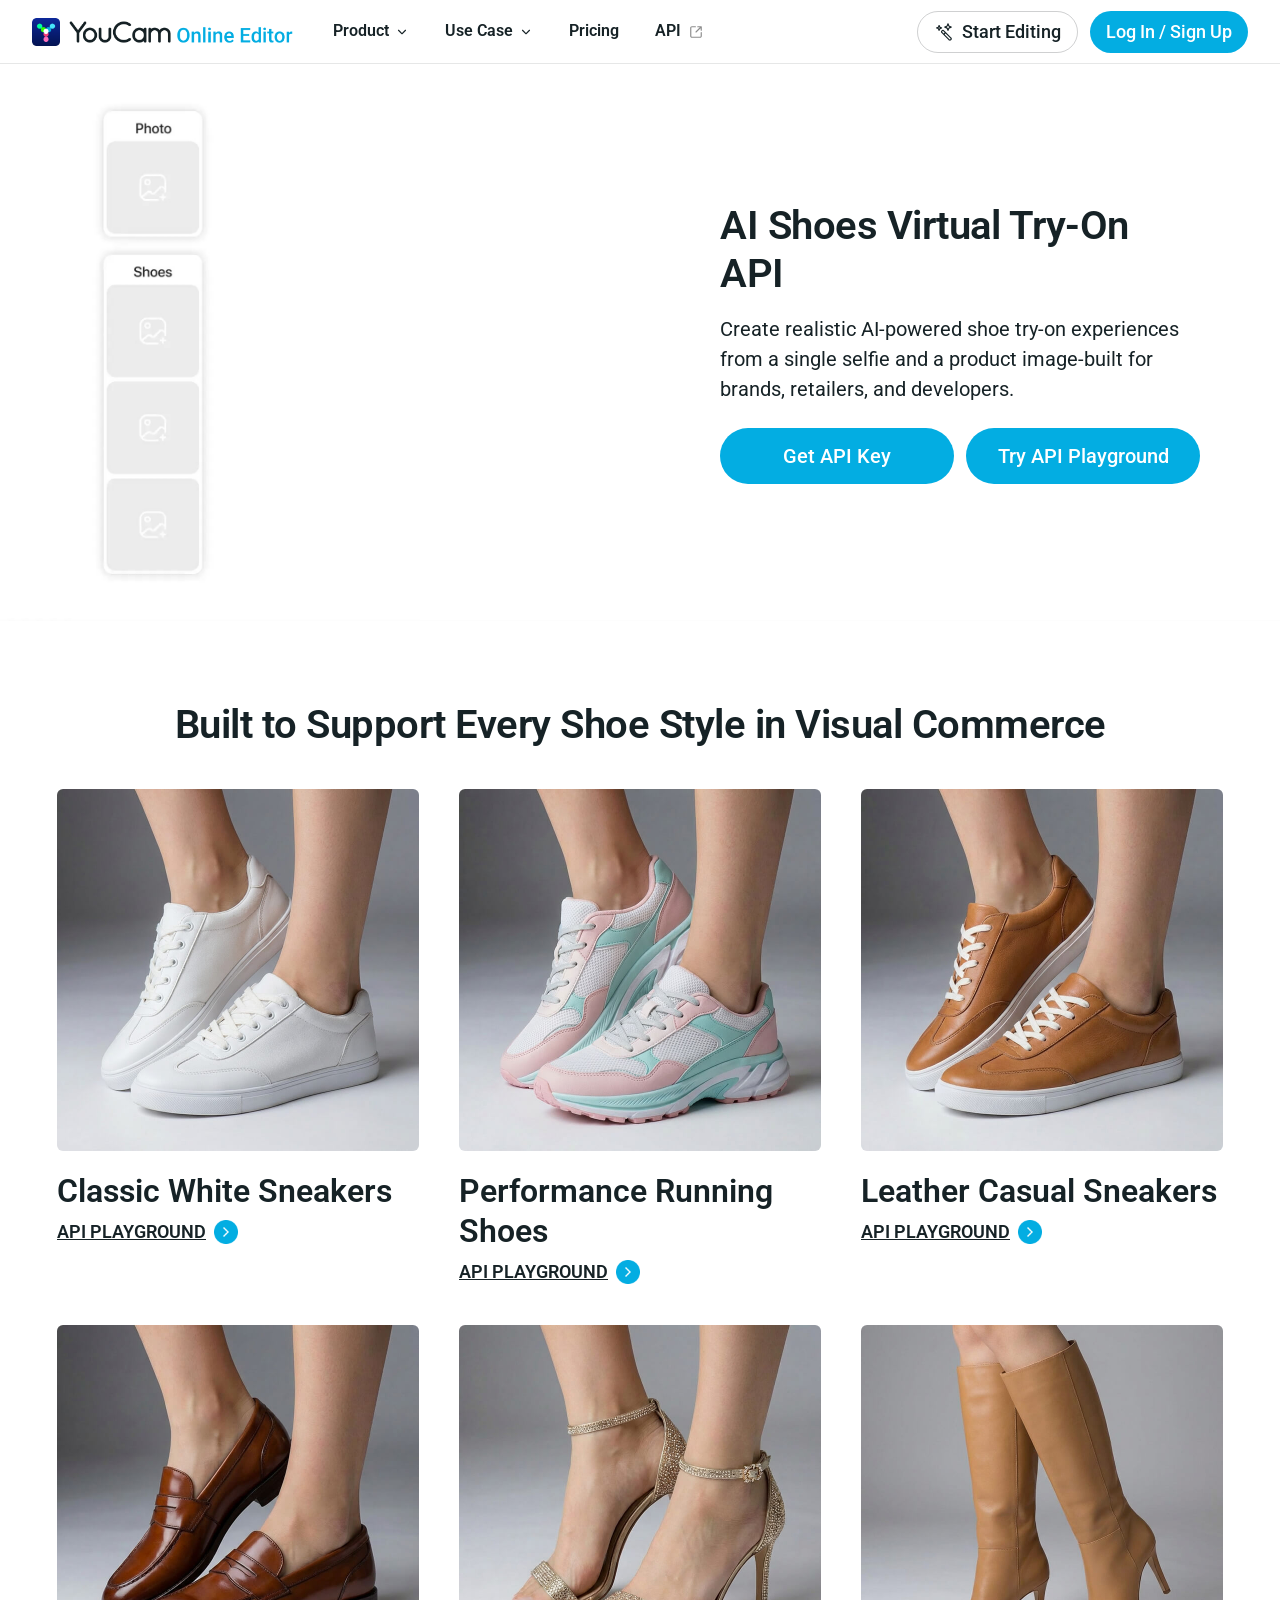
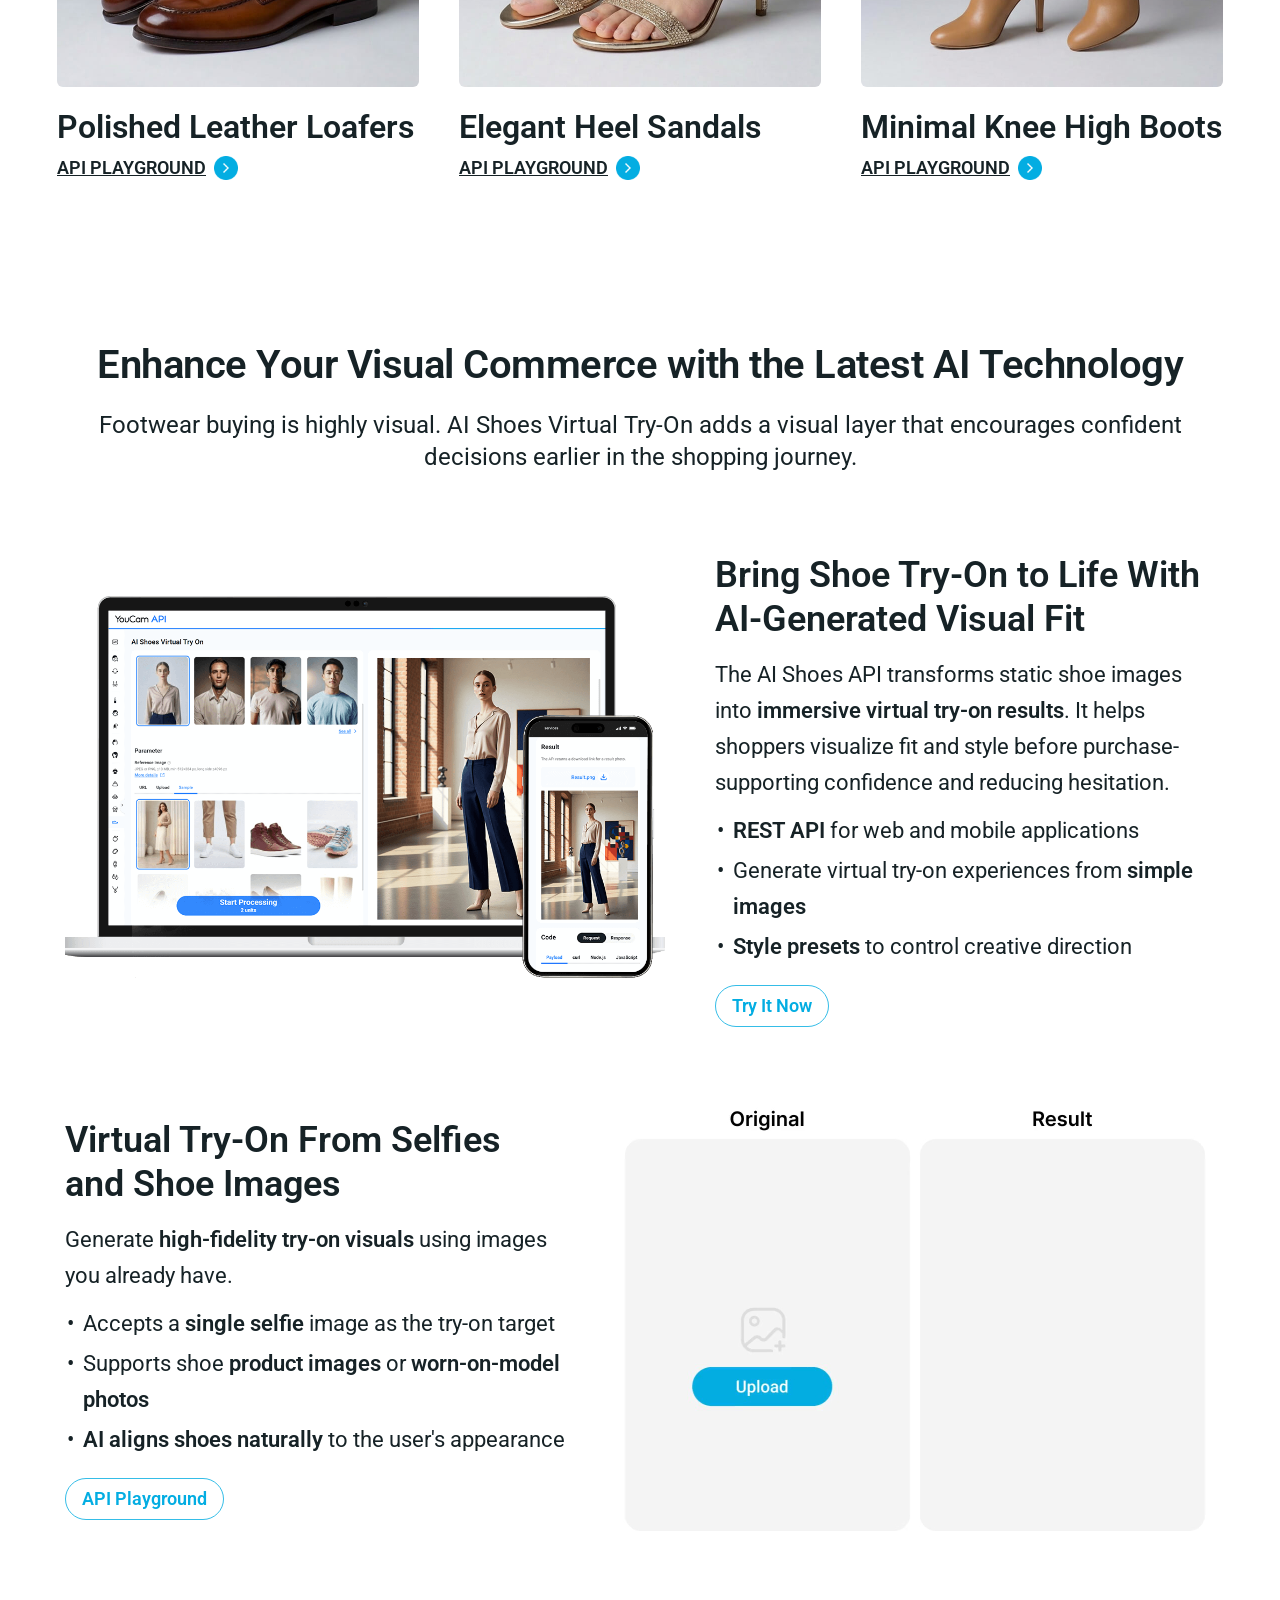
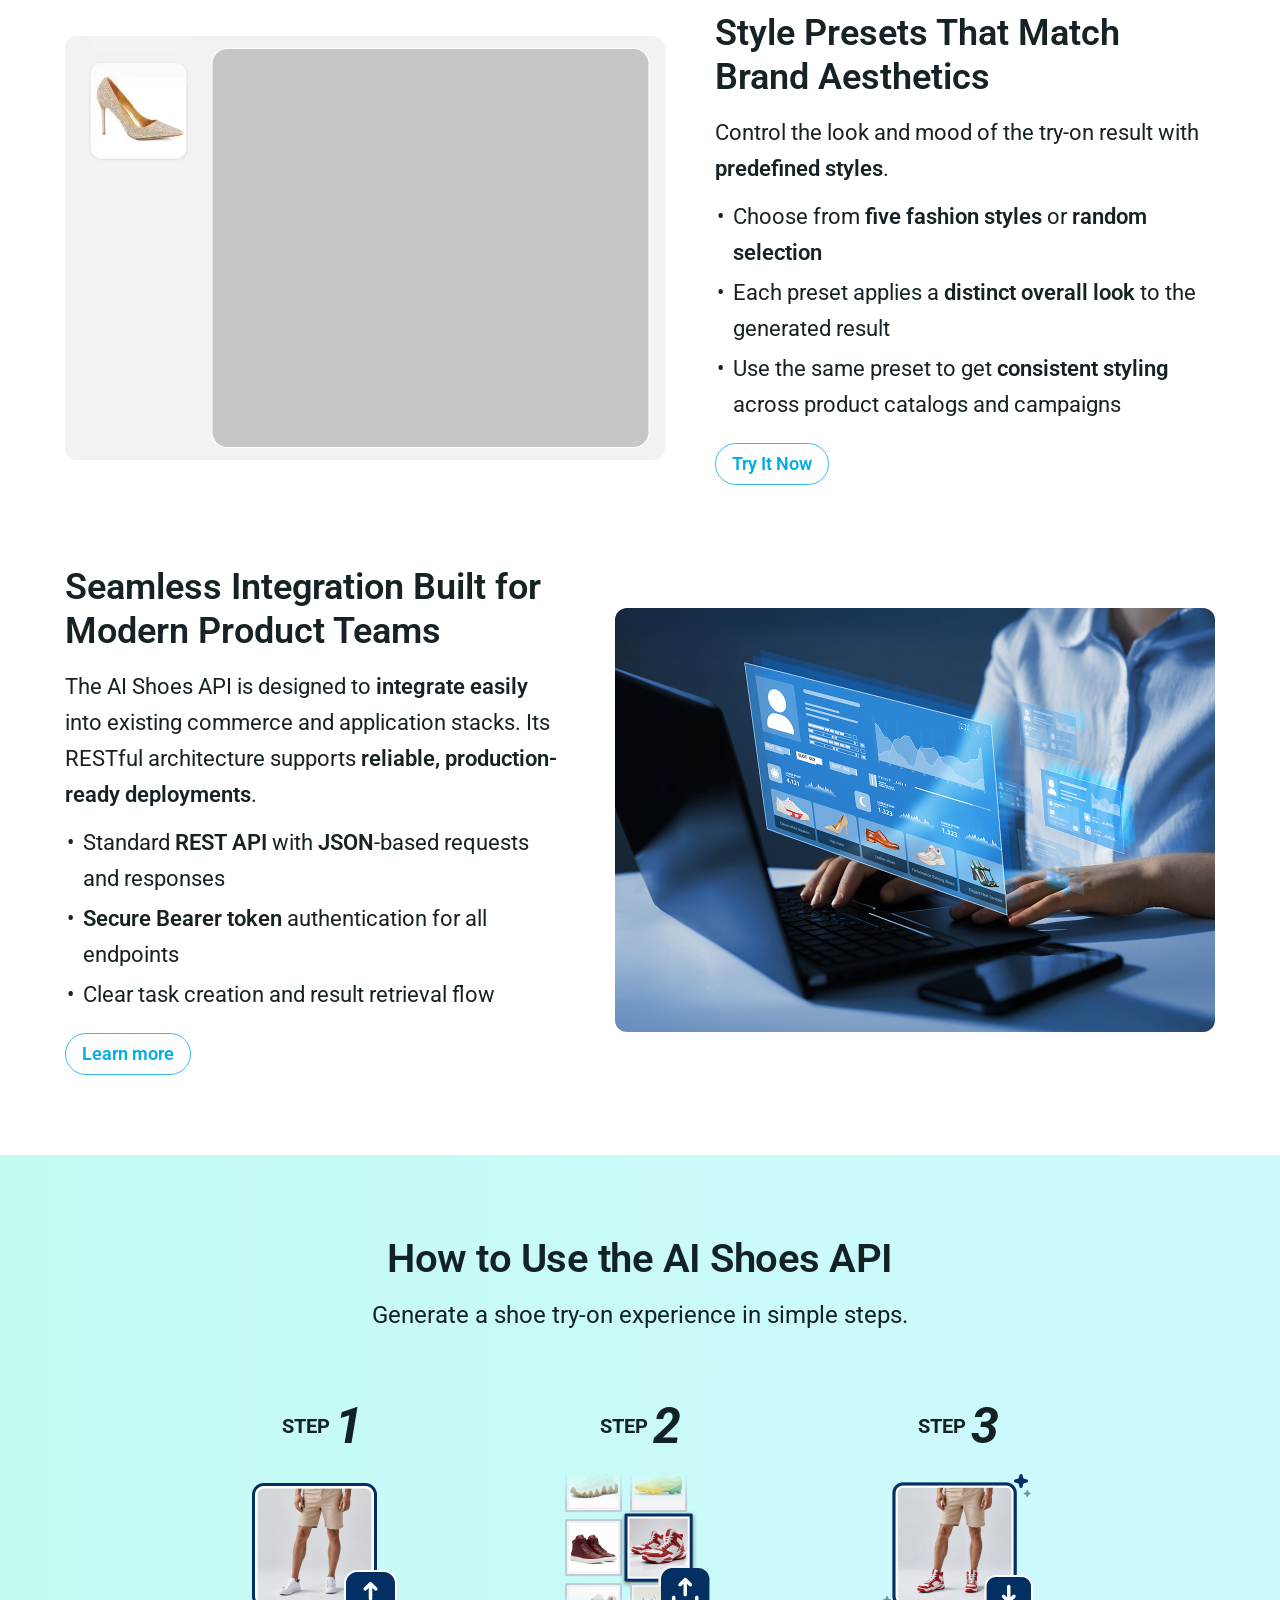
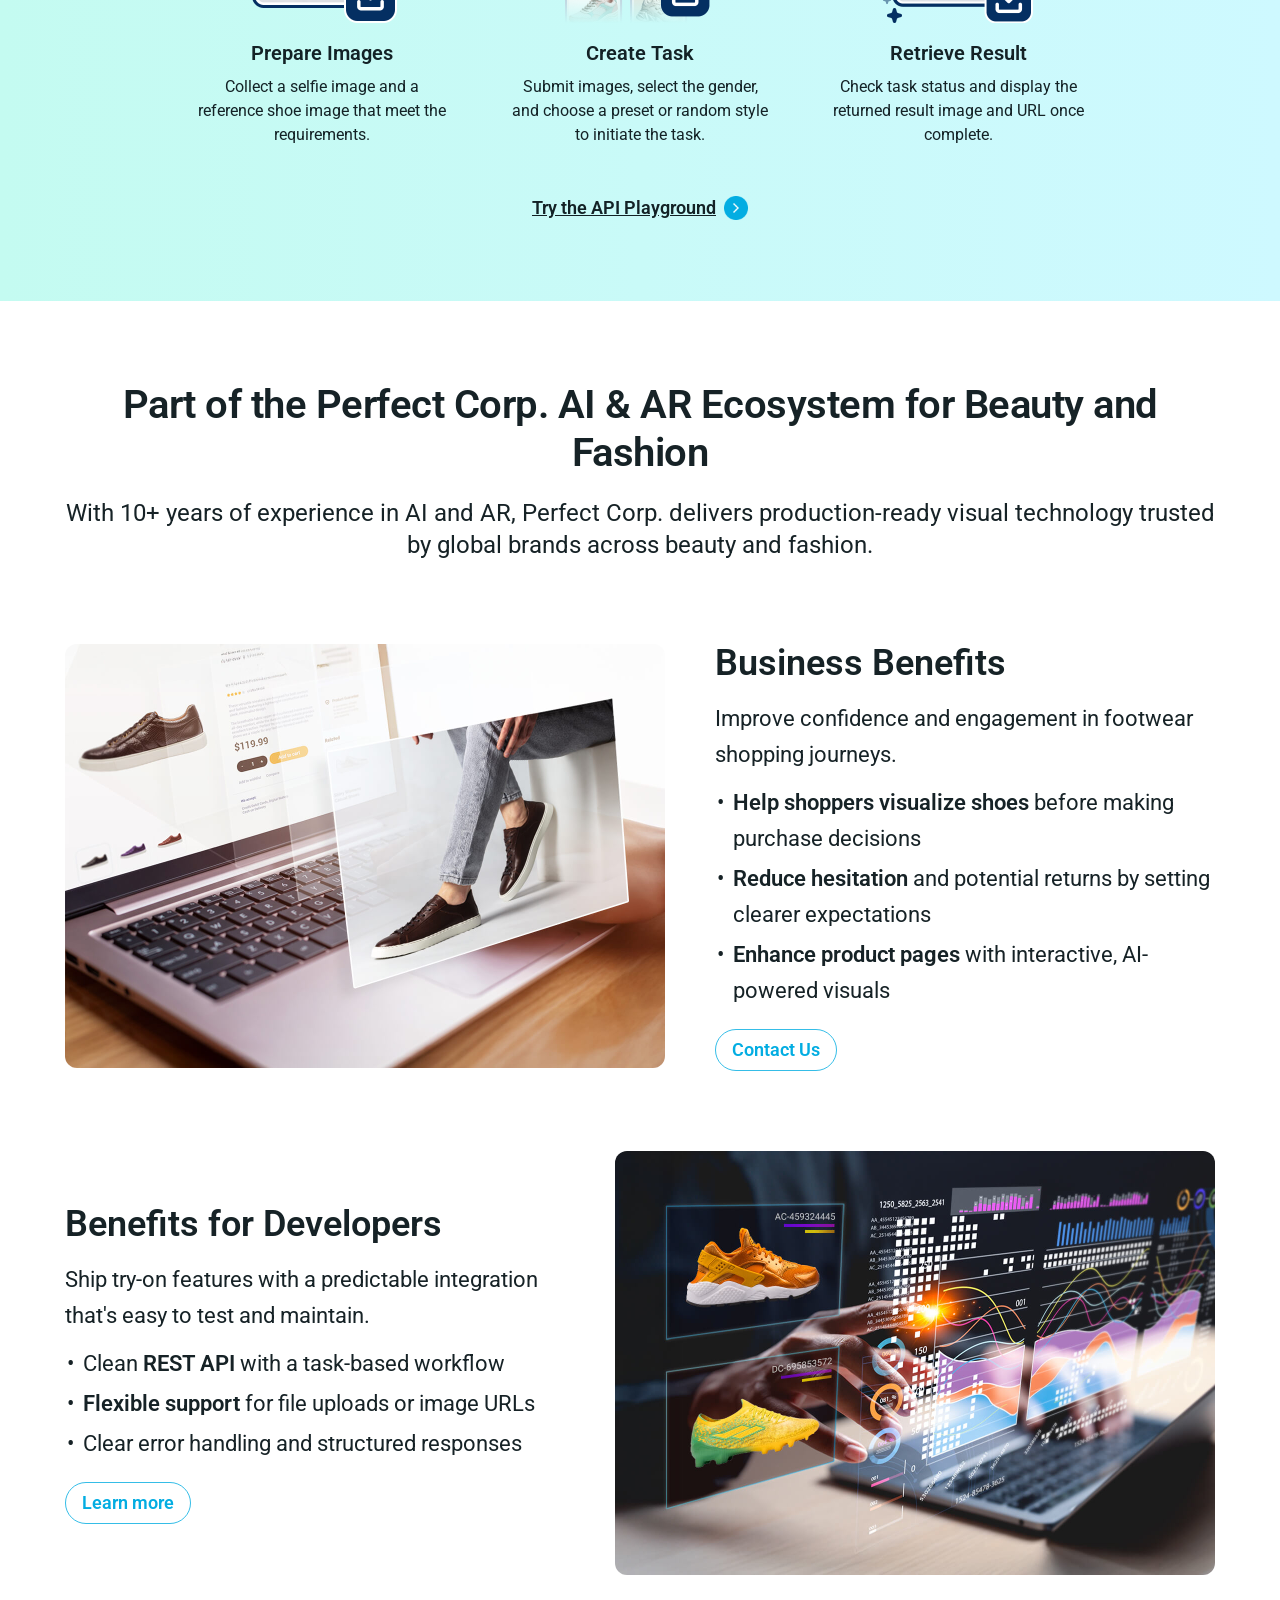
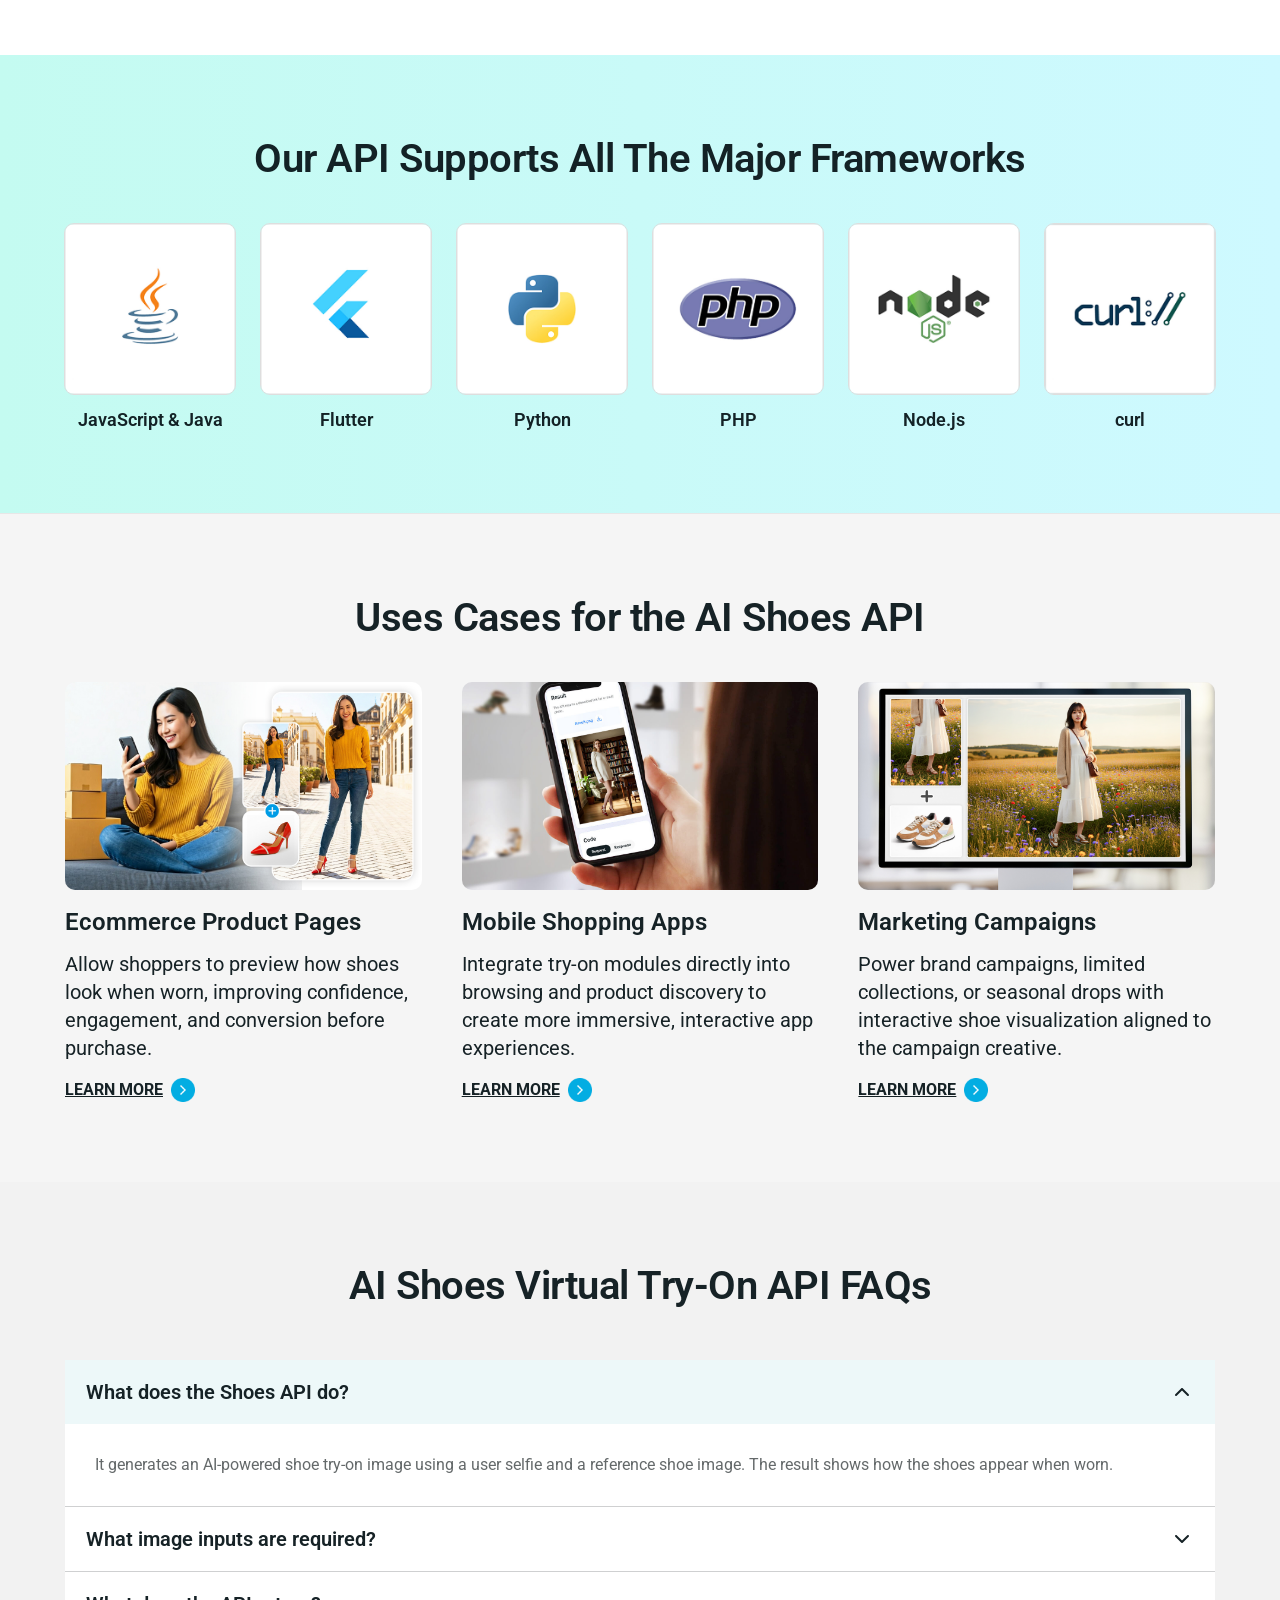
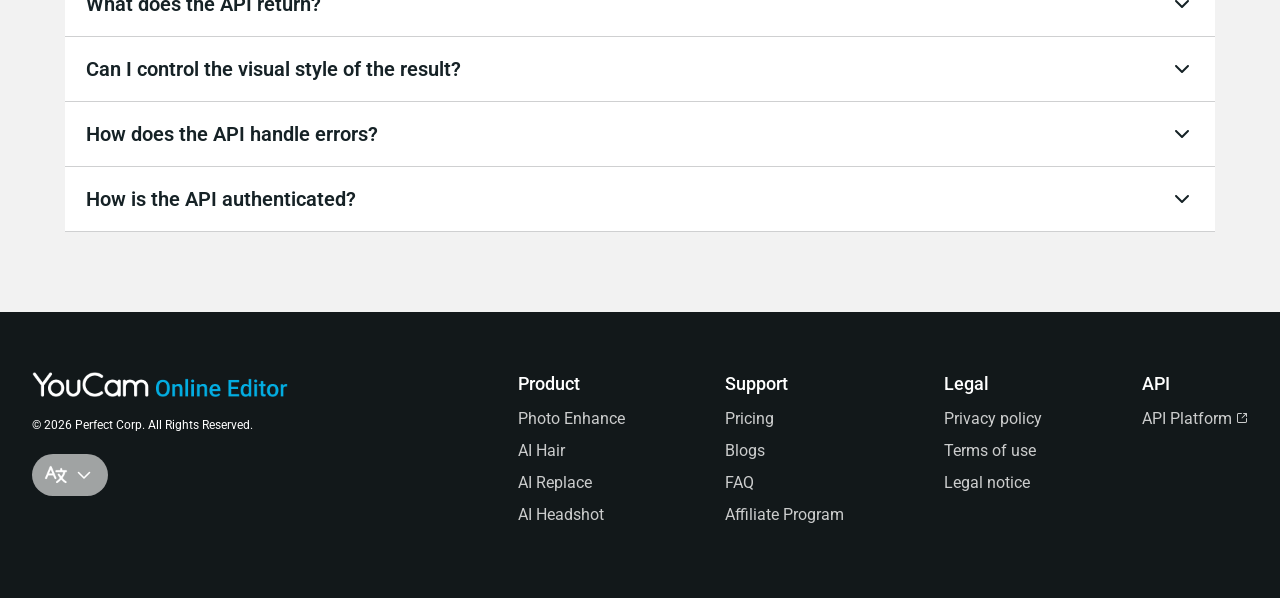
<file: yco/API_AI_Shoes/index.html>
<!DOCTYPE html>
<html lang="en">
<head>
<meta charset="UTF-8">
<meta name="robots" content="noindex,nofollow">
<meta name="viewport" content="width=device-width, initial-scale=1.0">
<title>AI Shoes API — YCO</title>
<link rel="preconnect" href="https://fonts.googleapis.com">
<link href="https://fonts.googleapis.com/css2?family=Roboto:ital,wght@0,400;0,500;0,600;0,700;1,400&family=Inter:wght@600&display=swap" rel="stylesheet">
<link rel="stylesheet" href="style.css">
</head>
<body>

<header class="site-header">
  <div class="site-header__left">
    <button class="header-hamburger" id="hamburgerBtn" aria-label="menu"><img src="assets/YCO/icons/mb_nav.png" alt=""></button>
    <a href="#" class="site-header__logo">
      <img class="logo-full" src="assets/YCO/logos/Logo.png" alt="YCO logo">
      <img class="logo-icon-only" src="assets/YCO/logos/Logo symbol.png" alt="YCO logo">
    </a>
    <nav class="main-nav">
      <div class="main-nav__item">
        <a class="main-nav__link" href="#">Product
          <img class="main-nav__chevron main-nav__chevron--close" src="assets/YCO/icons/Icon_close.svg" alt="">
          <img class="main-nav__chevron main-nav__chevron--open" src="assets/YCO/icons/Icon_open.svg" alt="">
        </a>
        <div class="megamenu">
          <div class="megamenu__inner">
            <div class="megamenu__links">
              <div class="megamenu__col megamenu__col--split">
                <div class="megamenu__col-title"><img src="assets/YCO/icons/AI PHOTO EDITING_OL.svg" alt="">AI PHOTO EDITING</div>
                <div class="megamenu__col-links">
                  <div class="megamenu__sublinks">
                    <a class="megamenu__link" href="#">AI Agent <span class="tag-new">NEW</span></a>
                    <a class="megamenu__link" href="#">Photo Enhancer <img class="tag-hot" src="assets/YCO/icons/hot.gif" alt="HOT"></a>
                    <a class="megamenu__link" href="#">Photo Repair <span class="tag-new">NEW</span></a>
                    <a class="megamenu__link" href="#">AI Colorize</a>
                    <a class="megamenu__link" href="#">AI Replace</a>
                    <a class="megamenu__link" href="#">AI Image Extender <img class="tag-hot" src="assets/YCO/icons/hot.gif" alt="HOT"></a>
                    <a class="megamenu__link" href="#">Image Converter</a>
                    <a class="megamenu__link" href="#">Resize</a>
                  </div>
                  <div class="megamenu__sublinks">
                    <a class="megamenu__link" href="#">AI Image Generator <img class="tag-hot" src="assets/YCO/icons/hot.gif" alt="HOT"></a>
                    <a class="megamenu__link" href="#">Object Removal</a>
                    <a class="megamenu__link" href="#">Remove Background <img class="tag-hot" src="assets/YCO/icons/hot.gif" alt="HOT"></a>
                    <a class="megamenu__link" href="#">Effects <span class="tag-new">NEW</span></a>
                    <a class="megamenu__link" href="#">Batch Photo Enhancer</a>
                    <a class="megamenu__link" href="#">Batch Image Converter</a>
                  </div>
                </div>
                <a class="megamenu__all" href="#">All Tools ›</a>
              </div>
              <div class="megamenu__col megamenu__col--split">
                <div class="megamenu__col-title"><img src="assets/YCO/icons/AI PORTRAIT_OL.svg" alt="">AI PORTRAIT</div>
                <div class="megamenu__col-links">
                  <div class="megamenu__sublinks">
                    <a class="megamenu__link" href="#">AI Hairstyle Generator <img class="tag-hot" src="assets/YCO/icons/hot.gif" alt="HOT"></a>
                    <a class="megamenu__link" href="#">Body Reshape <span class="tag-new">NEW</span></a>
                    <a class="megamenu__link" href="#">AI Face Reshape <img class="tag-hot" src="assets/YCO/icons/hot.gif" alt="HOT"></a>
                    <a class="megamenu__link" href="#">AI Face Retouch</a>
                    <a class="megamenu__link" href="#">AI Clothes <img class="tag-hot" src="assets/YCO/icons/hot.gif" alt="HOT"></a>
                    <a class="megamenu__link" href="#">AI Face Swap</a>
                    <a class="megamenu__link" href="#">AI Face Shape Detector</a>
                    <a class="megamenu__link" href="#">AI Makeup Virtual Try On</a>
                  </div>
                  <div class="megamenu__sublinks">
                    <a class="megamenu__link" href="#">AI Hair Color</a>
                    <a class="megamenu__link" href="#">AI Makeup Transfer</a>
                    <a class="megamenu__link" href="#">AI Headshot Generator</a>
                    <a class="megamenu__link" href="#">AI Beard Generator</a>
                    <a class="megamenu__link" href="#">AI Studio Generator</a>
                    <a class="megamenu__link" href="#">AI Avatar Generator</a>
                  </div>
                </div>
                <a class="megamenu__all" href="#">All Tools ›</a>
              </div>
              <div class="megamenu__col">
                <div class="megamenu__col-title"><img src="assets/YCO/icons/AI VIDEO EDITING_OL.svg" alt="">AI VIDEO</div>
                <a class="megamenu__link" href="#">Video Enhancer <img class="tag-hot" src="assets/YCO/icons/hot.gif" alt="HOT"></a>
                <a class="megamenu__link" href="#">Image to Video <img class="tag-hot" src="assets/YCO/icons/hot.gif" alt="HOT"></a>
                <a class="megamenu__link" href="#">Text to Video <span class="tag-new">NEW</span></a>
                <a class="megamenu__link" href="#">Video Object Removal <span class="tag-new">NEW</span></a>
                <a class="megamenu__link" href="#">AI Video Editor <span class="tag-new">NEW</span></a>
                <a class="megamenu__link" href="#">Video Face Swap</a>
                <a class="megamenu__link" href="#">Video Style Transfer</a>
              </div>
            </div>
          </div>
        </div>
      </div>
      <div class="main-nav__item">
        <a class="main-nav__link" href="#">Use Case
          <img class="main-nav__chevron main-nav__chevron--close" src="assets/YCO/icons/Icon_close.svg" alt="">
          <img class="main-nav__chevron main-nav__chevron--open" src="assets/YCO/icons/Icon_open.svg" alt="">
        </a>
        <div class="megamenu">
          <div class="megamenu__inner">
            <div class="megamenu__links">
              <div class="megamenu__col">
                <div class="megamenu__col-title"><img src="assets/YCO/icons/AI PHOTO EDITING_OL.svg" alt="">AI PHOTO EDITING</div>
                <a class="megamenu__link" href="#">Animate Old Photos <img class="tag-hot" src="assets/YCO/icons/hot.gif" alt="HOT"></a>
                <a class="megamenu__link" href="#">Animate Photo</a>
                <a class="megamenu__link" href="#">AI Watermark Remover</a>
                <a class="megamenu__link" href="#">Unblur Image</a>
                <a class="megamenu__link" href="#">Remove People from Photo <img class="tag-hot" src="assets/YCO/icons/hot.gif" alt="HOT"></a>
                <a class="megamenu__all" href="#">All Tools ›</a>
              </div>
              <div class="megamenu__col">
                <div class="megamenu__col-title"><img src="assets/YCO/icons/AI PORTRAIT_OL.svg" alt="">AI PORTRAIT</div>
                <a class="megamenu__link" href="#">Virtual Piercing Filter <img class="tag-hot" src="assets/YCO/icons/hot.gif" alt="HOT"></a>
                <a class="megamenu__link" href="#">AI Polaroid Filter</a>
                <a class="megamenu__link" href="#">AI Outfit Changer <img class="tag-hot" src="assets/YCO/icons/hot.gif" alt="HOT"></a>
                <a class="megamenu__link" href="#">AI Bald Filter</a>
                <a class="megamenu__all" href="#">All Tools ›</a>
              </div>
              <div class="megamenu__col">
                <div class="megamenu__col-title"><img src="assets/YCO/icons/AI VIDEO EDITING_OL.svg" alt="">AI VIDEO</div>
                <a class="megamenu__link" href="#">AI Hug Generator</a>
                <a class="megamenu__link" href="#">AI Dance Generator <img class="tag-hot" src="assets/YCO/icons/hot.gif" alt="HOT"></a>
                <a class="megamenu__link" href="#">AI Fight Generator</a>
                <a class="megamenu__link" href="#">4K AI Video Upscaler <img class="tag-hot" src="assets/YCO/icons/hot.gif" alt="HOT"></a>
                <a class="megamenu__link" href="#">AI Anime Video Filter <img class="tag-hot" src="assets/YCO/icons/hot.gif" alt="HOT"></a>
                <a class="megamenu__link" href="#">AI Fly Generator</a>
                <a class="megamenu__all" href="#">All Tools ›</a>
              </div>
            </div>
          </div>
        </div>
      </div>
      <div class="main-nav__item">
        <a class="main-nav__link" href="#">Pricing</a>
        <div class="pricing-drop">
          <div class="pricing-drop__item"><img class="pricing-drop__check" src="assets/YCO/icons/icon-menu-pricing.svg" alt="">Download without watermark</div>
          <div class="pricing-drop__item"><img class="pricing-drop__check" src="assets/YCO/icons/icon-menu-pricing.svg" alt="">Access to AI Photo Editing Tools</div>
          <div class="pricing-drop__item"><img class="pricing-drop__check" src="assets/YCO/icons/icon-menu-pricing.svg" alt="">Unused credits roll over</div>
          <a class="btn btn-primary" href="#">Get Credits Now</a>
        </div>
      </div>
      <a class="main-nav__link" href="#" target="_blank">API <img class="btn-icon-lead" src="assets/YCO/icons/Icon_open_window.svg" alt="opens in new window"></a>
    </nav>
  </div>
  <div class="site-header__right">
    <button class="header-icon-btn header-icon-btn--premium"><img src="assets/YCO/icons/icon_premium.png" alt="premium"></button>
    <button class="header-icon-btn header-icon-btn--edit"><img src="assets/YCO/icons/icon_editing.png" alt="editing"></button>
    <a class="btn btn-outline" href="#"><img class="btn-icon-lead" src="assets/YCO/icons/dt_icon_editing.svg" alt="">Start Editing</a>
    <a class="btn btn-primary" href="#">Log In / Sign Up</a>
    <a class="btn btn-primary btn-primary--sm" href="#">Sign Up</a>
  </div>
</header>

<div class="mobile-drawer" id="mobileDrawer">
  <div class="mobile-drawer__backdrop" id="drawerBackdrop"></div>
  <div class="mobile-drawer__panel">
    <div class="mobile-drawer__top">
      <button class="mobile-drawer__close" id="drawerClose"><img src="assets/YCO/icons/mb_nav_close.png" alt="close"></button>
      <div class="mobile-drawer__logo">
        <img class="mobile-drawer__logo-badge" src="assets/YCO/logos/Logo symbol.png" alt="">
        <img class="mobile-drawer__logo-word" src="assets/YCO/logos/mb_Logo.png" alt="YCO Online Editor">
      </div>
    </div>
    <a class="mobile-drawer__login" href="#">Log in / Sign up</a>
    <ul class="mobile-drawer__list">
      <li class="mobile-drawer__item" data-submenu="product">Product <svg class="ic-chevron" viewBox="0 0 24 24" fill="none" xmlns="http://www.w3.org/2000/svg" aria-hidden="true"><path d="M9 6l6 6-6 6" stroke="currentColor" stroke-width="1.8" stroke-linecap="round" stroke-linejoin="round"/></svg></li>
      <li class="mobile-drawer__item" data-submenu="usecase">Use Case <svg class="ic-chevron" viewBox="0 0 24 24" fill="none" xmlns="http://www.w3.org/2000/svg" aria-hidden="true"><path d="M9 6l6 6-6 6" stroke="currentColor" stroke-width="1.8" stroke-linecap="round" stroke-linejoin="round"/></svg></li>
      <li class="mobile-drawer__item"><span style="display:flex;align-items:center;gap:8px;"><img src="assets/YCO/icons/icon_premium.png" alt="">Pricing</span></li>
      <li class="mobile-drawer__item">API <img class="mobile-drawer__item-icon--open" src="assets/YCO/icons/Icon_open_window.svg" alt="opens in new window"></li>
    </ul>

    <div class="mobile-submenu" data-submenu-panel="product">
      <div class="mobile-submenu__top">
        <button class="mobile-submenu__back"><svg viewBox="0 0 24 24" fill="none" xmlns="http://www.w3.org/2000/svg" aria-hidden="true"><path d="M15 6l-6 6 6 6" stroke="currentColor" stroke-width="1.8" stroke-linecap="round" stroke-linejoin="round"/></svg></button> Product
      </div>
      <div class="mobile-submenu__body">
        <div class="mobile-submenu__cat"><span class="mobile-submenu__cat-bar"></span>AI PHOTO EDITING</div>
        <a class="mobile-submenu__link" href="#">AI Agent <span class="tag-new">NEW</span></a>
        <a class="mobile-submenu__link" href="#">Photo Enhancer <img class="tag-hot" src="assets/YCO/icons/hot.gif" alt="HOT"></a>
        <a class="mobile-submenu__link" href="#">Photo Repair <span class="tag-new">NEW</span></a>
        <a class="mobile-submenu__link" href="#">AI Colorize</a>
        <a class="mobile-submenu__link" href="#">AI Replace</a>
        <a class="mobile-submenu__link" href="#">AI Image Extender <img class="tag-hot" src="assets/YCO/icons/hot.gif" alt="HOT"></a>
        <a class="mobile-submenu__link" href="#">Image Converter</a>
        <a class="mobile-submenu__link" href="#">Resize</a>
        <a class="mobile-submenu__link" href="#">AI Image Generator <img class="tag-hot" src="assets/YCO/icons/hot.gif" alt="HOT"></a>
        <a class="mobile-submenu__link" href="#">Object Removal</a>
        <a class="mobile-submenu__link" href="#">Remove Background <img class="tag-hot" src="assets/YCO/icons/hot.gif" alt="HOT"></a>
        <a class="mobile-submenu__link" href="#">Effects <span class="tag-new">NEW</span></a>
        <a class="mobile-submenu__link" href="#">Batch Photo Enhancer</a>
        <a class="mobile-submenu__link" href="#">Batch Image Converter</a>
        <a class="mobile-submenu__all" href="#">All Tools ›</a>
        <div class="mobile-submenu__cat"><span class="mobile-submenu__cat-bar"></span>AI PORTRAIT</div>
        <a class="mobile-submenu__link" href="#">AI Hairstyle Generator <img class="tag-hot" src="assets/YCO/icons/hot.gif" alt="HOT"></a>
        <a class="mobile-submenu__link" href="#">Body Reshape <span class="tag-new">NEW</span></a>
        <a class="mobile-submenu__link" href="#">AI Face Reshape <img class="tag-hot" src="assets/YCO/icons/hot.gif" alt="HOT"></a>
        <a class="mobile-submenu__link" href="#">AI Face Retouch</a>
        <a class="mobile-submenu__link" href="#">AI Clothes <img class="tag-hot" src="assets/YCO/icons/hot.gif" alt="HOT"></a>
        <a class="mobile-submenu__link" href="#">AI Face Swap</a>
        <a class="mobile-submenu__link" href="#">AI Face Shape Detector</a>
        <a class="mobile-submenu__link" href="#">AI Makeup Virtual Try On</a>
        <a class="mobile-submenu__link" href="#">AI Hair Color</a>
        <a class="mobile-submenu__link" href="#">AI Makeup Transfer</a>
        <a class="mobile-submenu__link" href="#">AI Headshot Generator</a>
        <a class="mobile-submenu__link" href="#">AI Beard Generator</a>
        <a class="mobile-submenu__link" href="#">AI Studio Generator</a>
        <a class="mobile-submenu__link" href="#">AI Avatar Generator</a>
        <a class="mobile-submenu__all" href="#">All Tools ›</a>
        <div class="mobile-submenu__cat"><span class="mobile-submenu__cat-bar"></span>AI VIDEO</div>
        <a class="mobile-submenu__link" href="#">Video Enhancer <img class="tag-hot" src="assets/YCO/icons/hot.gif" alt="HOT"></a>
        <a class="mobile-submenu__link" href="#">Image to Video <img class="tag-hot" src="assets/YCO/icons/hot.gif" alt="HOT"></a>
        <a class="mobile-submenu__link" href="#">Text to Video <span class="tag-new">NEW</span></a>
        <a class="mobile-submenu__link" href="#">Video Object Removal <span class="tag-new">NEW</span></a>
        <a class="mobile-submenu__link" href="#">AI Video Editor <span class="tag-new">NEW</span></a>
        <a class="mobile-submenu__link" href="#">Video Face Swap</a>
        <a class="mobile-submenu__link" href="#">Video Style Transfer</a>
      </div>
    </div>
    <div class="mobile-submenu" data-submenu-panel="usecase">
      <div class="mobile-submenu__top">
        <button class="mobile-submenu__back"><svg viewBox="0 0 24 24" fill="none" xmlns="http://www.w3.org/2000/svg" aria-hidden="true"><path d="M15 6l-6 6 6 6" stroke="currentColor" stroke-width="1.8" stroke-linecap="round" stroke-linejoin="round"/></svg></button> Use Case
      </div>
      <div class="mobile-submenu__body">
        <div class="mobile-submenu__cat"><span class="mobile-submenu__cat-bar"></span>AI PHOTO EDITING</div>
        <a class="mobile-submenu__link" href="#">Animate Old Photos <img class="tag-hot" src="assets/YCO/icons/hot.gif" alt="HOT"></a>
        <a class="mobile-submenu__link" href="#">Animate Photo</a>
        <a class="mobile-submenu__link" href="#">AI Watermark Remover</a>
        <a class="mobile-submenu__link" href="#">Unblur Image</a>
        <a class="mobile-submenu__link" href="#">Remove People from Photo <img class="tag-hot" src="assets/YCO/icons/hot.gif" alt="HOT"></a>
        <a class="mobile-submenu__all" href="#">All Tools ›</a>
        <div class="mobile-submenu__cat"><span class="mobile-submenu__cat-bar"></span>AI PORTRAIT</div>
        <a class="mobile-submenu__link" href="#">Virtual Piercing Filter <img class="tag-hot" src="assets/YCO/icons/hot.gif" alt="HOT"></a>
        <a class="mobile-submenu__link" href="#">AI Polaroid Filter</a>
        <a class="mobile-submenu__link" href="#">AI Outfit Changer <img class="tag-hot" src="assets/YCO/icons/hot.gif" alt="HOT"></a>
        <a class="mobile-submenu__link" href="#">AI Bald Filter</a>
        <a class="mobile-submenu__all" href="#">All Tools ›</a>
        <div class="mobile-submenu__cat"><span class="mobile-submenu__cat-bar"></span>AI VIDEO</div>
        <a class="mobile-submenu__link" href="#">AI Hug Generator</a>
        <a class="mobile-submenu__link" href="#">AI Dance Generator <img class="tag-hot" src="assets/YCO/icons/hot.gif" alt="HOT"></a>
        <a class="mobile-submenu__link" href="#">AI Fight Generator</a>
        <a class="mobile-submenu__link" href="#">4K AI Video Upscaler <img class="tag-hot" src="assets/YCO/icons/hot.gif" alt="HOT"></a>
        <a class="mobile-submenu__link" href="#">AI Anime Video Filter <img class="tag-hot" src="assets/YCO/icons/hot.gif" alt="HOT"></a>
        <a class="mobile-submenu__link" href="#">AI Fly Generator</a>
        <a class="mobile-submenu__all" href="#">All Tools ›</a>
      </div>
    </div>
  </div>
</div>

<main>

<section class="topbanner" id="topbanner">
  <div class="topbanner__media" id="topbannerMedia">
    <video class="topbanner__video topbanner__video--dt" autoplay loop muted playsinline poster="assets/project/topbanner/AI_shoes_topbanner_prototype-0.jpg"><source src="assets/project/topbanner/AI_shoes_topbanner_prototype.mp4" type="video/mp4"></video>
    <video class="topbanner__video topbanner__video--pd" autoplay loop muted playsinline poster="assets/project/topbanner/AI_shoes_topbanner_pd-0.jpg"><source src="assets/project/topbanner/AI_shoes_topbanner_pd.mp4" type="video/mp4"></video>
    <video class="topbanner__video topbanner__video--mb" autoplay loop muted playsinline poster="assets/project/topbanner/AI_shoes_topbanner_mb-0.jpg"><source src="assets/project/topbanner/AI_shoes_topbanner_mb.mp4" type="video/mp4"></video>
  </div>
  <div class="topbanner__content topbanner__content--desktop">
    <div class="topbanner__inner">
      <h1>AI Shoes Virtual Try-On API</h1>
      <p>Create realistic AI-powered shoe try-on experiences from a single selfie and a product image-built for brands, retailers, and developers.</p>
      <div class="topbanner__cta">
        <a class="btn btn-primary" href="#">Get API Key</a>
        <a class="btn btn-primary" href="#">Try API Playground</a>
      </div>
    </div>
  </div>
  <div class="topbanner__content topbanner__content--narrow">
    <div class="topbanner__inner">
      <h1>AI Shoes Virtual Try-On API</h1>
      <p>Create realistic AI-powered shoe try-on experiences from a single selfie and a product image-built for brands, retailers, and developers.</p>
      <div class="topbanner__cta">
        <a class="btn btn-primary" href="#">Get API Key</a>
        <a class="btn btn-primary" href="#">Try API Playground</a>
      </div>
    </div>
  </div>
</section>

<section class="section shoegrid-section">
  <div class="container container--wide">
    <h2 class="section-title mb-left">Built to Support Every Shoe Style in Visual Commerce</h2>
    <div class="shoegrid">
      <div class="shoegrid__card">
        <div class="shoegrid__media"><img src="assets/project/UseCase/img.jpg" alt="Classic White Sneakers"></div>
        <h3>Classic White Sneakers</h3>
        <a class="shoegrid__btn" href="#">API Playground<img src="assets/YCO/icons/icon_arrow.png" alt=""></a>
      </div>
      <div class="shoegrid__card">
        <div class="shoegrid__media"><img src="assets/project/UseCase/img-1.jpg" alt="Performance Running Shoes"></div>
        <h3>Performance Running Shoes</h3>
        <a class="shoegrid__btn" href="#">API Playground<img src="assets/YCO/icons/icon_arrow.png" alt=""></a>
      </div>
      <div class="shoegrid__card">
        <div class="shoegrid__media"><img src="assets/project/UseCase/img-2.jpg" alt="Leather Casual Sneakers"></div>
        <h3>Leather Casual Sneakers</h3>
        <a class="shoegrid__btn" href="#">API Playground<img src="assets/YCO/icons/icon_arrow.png" alt=""></a>
      </div>
      <div class="shoegrid__card">
        <div class="shoegrid__media"><img src="assets/project/UseCase/img-3.jpg" alt="Polished Leather Loafers"></div>
        <h3>Polished Leather Loafers</h3>
        <a class="shoegrid__btn" href="#">API Playground<img src="assets/YCO/icons/icon_arrow.png" alt=""></a>
      </div>
      <div class="shoegrid__card">
        <div class="shoegrid__media"><img src="assets/project/UseCase/img-4.jpg" alt="Elegant Heel Sandals"></div>
        <h3>Elegant Heel Sandals</h3>
        <a class="shoegrid__btn" href="#">API Playground<img src="assets/YCO/icons/icon_arrow.png" alt=""></a>
      </div>
      <div class="shoegrid__card">
        <div class="shoegrid__media"><img src="assets/project/UseCase/img-5.jpg" alt="Minimal Knee High Boots"></div>
        <h3>Minimal Knee High Boots</h3>
        <a class="shoegrid__btn" href="#">API Playground<img src="assets/YCO/icons/icon_arrow.png" alt=""></a>
      </div>
    </div>
  </div>
</section>

<section class="section">
  <div class="container">
    <h2 class="section-title mb-left" style="margin-bottom:20px;">Enhance Your Visual Commerce with the Latest AI Technology</h2>
    <p class="intro-text mb-left intro-gap">Footwear buying is highly visual. AI Shoes Virtual Try-On adds a visual layer that encourages confident decisions earlier in the shopping journey.</p>

    <div class="zigzag-row">
      <div class="zigzag-row__media"><img src="assets/project/UseCase/AI_shoes_S01.png" alt="Bring Shoe Try-On to Life With AI-Generated Visual Fit"></div>
      <div class="zigzag-row__text">
        <h3>Bring Shoe Try-On to Life With AI-Generated Visual Fit</h3>
        <p>The AI Shoes API transforms static shoe images into <strong>immersive virtual try-on results</strong>. It helps shoppers visualize fit and style before purchase- supporting confidence and reducing hesitation.</p>
        <ul>
          <li><strong>REST API</strong> for web and mobile applications</li>
          <li>Generate virtual try-on experiences from <strong>simple images</strong></li>
          <li><strong>Style presets</strong> to control creative direction</li>
        </ul>
        <div class="zigzag-row__cta"><a class="btn btn-outline btn-outline--sm" href="#">Try It Now</a></div>
      </div>
    </div>

    <div class="zigzag-row zigzag-row--rev">
      <div class="zigzag-row__media"><video autoplay loop muted playsinline poster="assets/project/UseCase/AI_shoes_S02_new-0.jpg"><source src="assets/project/UseCase/AI_shoes_S02_new.mp4" type="video/mp4"></video></div>
      <div class="zigzag-row__text">
        <h3>Virtual Try-On From Selfies and Shoe Images</h3>
        <p>Generate <strong>high-fidelity try-on visuals</strong> using images you already have.</p>
        <ul>
          <li>Accepts a <strong>single selfie</strong> image as the try-on target</li>
          <li>Supports shoe <strong>product images</strong> or <strong>worn-on-model photos</strong></li>
          <li><strong>AI aligns shoes naturally</strong> to the user's appearance</li>
        </ul>
        <div class="zigzag-row__cta"><a class="btn btn-outline btn-outline--sm" href="#">API Playground</a></div>
      </div>
    </div>

    <div class="zigzag-row">
      <div class="zigzag-row__media"><video autoplay loop muted playsinline poster="assets/project/UseCase/AI_shoes_S03_new-0.jpg"><source src="assets/project/UseCase/AI_shoes_S03_new.mp4" type="video/mp4"></video></div>
      <div class="zigzag-row__text">
        <h3>Style Presets That Match Brand Aesthetics</h3>
        <p>Control the look and mood of the try-on result with <strong>predefined styles</strong>.</p>
        <ul>
          <li>Choose from <strong>five fashion styles</strong> or <strong>random selection</strong></li>
          <li>Each preset applies a <strong>distinct overall look</strong> to the generated result</li>
          <li>Use the same preset to get <strong>consistent styling</strong> across product catalogs and campaigns</li>
        </ul>
        <div class="zigzag-row__cta"><a class="btn btn-outline btn-outline--sm" href="#">Try It Now</a></div>
      </div>
    </div>

    <div class="zigzag-row zigzag-row--rev">
      <div class="zigzag-row__media"><img src="assets/project/UseCase/AI_shoes_S04.jpg" alt="Seamless Integration Built for Modern Product Teams" loading="lazy" decoding="async"></div>
      <div class="zigzag-row__text">
        <h3>Seamless Integration Built for Modern Product Teams</h3>
        <p>The AI Shoes API is designed to <strong>integrate easily</strong> into existing commerce and application stacks. Its RESTful architecture supports <strong>reliable, production-ready deployments</strong>.</p>
        <ul>
          <li>Standard <strong>REST API</strong> with <strong>JSON</strong>-based requests and responses</li>
          <li><strong>Secure Bearer token</strong> authentication for all endpoints</li>
          <li>Clear task creation and result retrieval flow</li>
        </ul>
        <div class="zigzag-row__cta"><a class="btn btn-outline btn-outline--sm" href="#">Learn more</a></div>
      </div>
    </div>

  </div>
</section>

<section class="section section--step-bg">
  <div class="container container--step">
    <h2 class="section-title step-title step-title--sub">How to Use the AI Shoes API</h2>
    <p class="step-subtitle">Generate a shoe try-on experience in simple steps.</p>
    <div class="step-list">
      <div class="step-item">
        <img class="step-illustration" src="assets/project/UseCase/ico-step-01.png" alt="Step 1">
        <div class="step-item__body">
          <div class="step-item__label">STEP <b>1</b></div>
          <h4>Prepare Images</h4>
          <p>Collect a selfie image and a reference shoe image that meet the requirements.</p>
        </div>
      </div>
      <div class="step-arrow" aria-hidden="true"><svg width="31" height="23" viewBox="0 0 31 23" fill="none" xmlns="http://www.w3.org/2000/svg"><path d="M31 10.0817L31 4L15.5 16.9183L1.03466e-06 4L7.6882e-07 10.0817L15.5 23L31 10.0817Z" fill="currentColor"/></svg></div>
      <div class="step-item">
        <img class="step-illustration" src="assets/project/UseCase/ico-step-02.png" alt="Step 2">
        <div class="step-item__body">
          <div class="step-item__label">STEP <b>2</b></div>
          <h4>Create Task</h4>
          <p>Submit images, select the gender, and choose a preset or random style to initiate the task.</p>
        </div>
      </div>
      <div class="step-arrow" aria-hidden="true"><svg width="31" height="23" viewBox="0 0 31 23" fill="none" xmlns="http://www.w3.org/2000/svg"><path d="M31 10.0817L31 4L15.5 16.9183L1.03466e-06 4L7.6882e-07 10.0817L15.5 23L31 10.0817Z" fill="currentColor"/></svg></div>
      <div class="step-item">
        <img class="step-illustration" src="assets/project/UseCase/ico-step-03.png" alt="Step 3">
        <div class="step-item__body">
          <div class="step-item__label">STEP <b>3</b></div>
          <h4>Retrieve Result</h4>
          <p>Check task status and display the returned result image and URL once complete.</p>
        </div>
      </div>
    </div>
    <div class="step-cta"><a class="step-cta__link" href="#">Try the API Playground<img class="step-cta__icon" src="assets/YCO/icons/icon_arrow.png" alt=""></a></div>
  </div>
</section>

<section class="section">
  <div class="container">
    <h2 class="section-title mb-left" style="margin-bottom:20px;">Part of the Perfect Corp. AI &amp; AR Ecosystem for Beauty and Fashion</h2>
    <p class="intro-text mb-left intro-gap">With 10+ years of experience in AI and AR, Perfect Corp. delivers production-ready visual technology trusted by global brands across beauty and fashion.</p>

    <div class="zigzag-row">
      <div class="zigzag-row__media"><img src="assets/project/UseCase/AI_shoes_S05.jpg" alt="Business Benefits"></div>
      <div class="zigzag-row__text">
        <h3>Business Benefits</h3>
        <p>Improve confidence and engagement in footwear shopping journeys.</p>
        <ul>
          <li><strong>Help shoppers visualize shoes</strong> before making purchase decisions</li>
          <li><strong>Reduce hesitation</strong> and potential returns by setting clearer expectations</li>
          <li><strong>Enhance product pages</strong> with interactive, AI-powered visuals</li>
        </ul>
        <div class="zigzag-row__cta"><a class="btn btn-outline btn-outline--sm" href="#">Contact Us</a></div>
      </div>
    </div>

    <div class="zigzag-row zigzag-row--rev">
      <div class="zigzag-row__media"><img src="assets/project/UseCase/AI_shoes_S06.jpg" alt="Benefits for Developers"></div>
      <div class="zigzag-row__text">
        <h3>Benefits for Developers</h3>
        <p>Ship try-on features with a predictable integration that's easy to test and maintain.</p>
        <ul>
          <li>Clean <strong>REST API</strong> with a task-based workflow</li>
          <li><strong>Flexible support</strong> for file uploads or image URLs</li>
          <li>Clear error handling and structured responses</li>
        </ul>
        <div class="zigzag-row__cta"><a class="btn btn-outline btn-outline--sm" href="#">Learn more</a></div>
      </div>
    </div>

  </div>
</section>

<section class="logowall-section">
  <div class="container container--wide">
    <h2 class="section-title mb-left">Our API Supports All The Major Frameworks</h2>
    <div class="logowall">
      <div class="logowall__card"><div class="logowall__media"><img src="assets/YCO/illustrations/img_JavaScript.jpg" alt="JavaScript &amp; Java"></div><div class="logowall__label">JavaScript &amp; Java</div></div>
      <div class="logowall__card"><div class="logowall__media"><img src="assets/YCO/illustrations/img_Flutter.jpg" alt="Flutter"></div><div class="logowall__label">Flutter</div></div>
      <div class="logowall__card"><div class="logowall__media"><img src="assets/YCO/illustrations/img_Python.jpg" alt="Python"></div><div class="logowall__label">Python</div></div>
      <div class="logowall__card"><div class="logowall__media"><img src="assets/YCO/illustrations/img_PHP.jpg" alt="PHP"></div><div class="logowall__label">PHP</div></div>
      <div class="logowall__card"><div class="logowall__media"><img src="assets/YCO/illustrations/img_Node_js.jpg" alt="Node.js"></div><div class="logowall__label">Node.js</div></div>
      <div class="logowall__card"><div class="logowall__media"><img src="assets/YCO/illustrations/img_curl.jpg" alt="curl"></div><div class="logowall__label">curl</div></div>
    </div>
  </div>
</section>

<section class="section usecase-section">
  <div class="container">
    <h2 class="section-title mb-left" style="margin-bottom:40px;">Uses Cases for the AI Shoes API</h2>
    <div class="teamscards">
      <div class="teamscards__card">
        <div class="teamscards__media"><img src="assets/project/UseCase/AI_shoes_S07_new.jpg" alt="Ecommerce Product Pages"></div>
        <h3>Ecommerce Product Pages</h3>
        <p>Allow shoppers to preview how shoes look when worn, improving confidence, engagement, and conversion before purchase.</p>
        <a class="teamscards__learnmore" href="#">Learn more<img src="assets/YCO/icons/icon_arrow.png" alt=""></a>
      </div>
      <div class="teamscards__card">
        <div class="teamscards__media"><img src="assets/project/UseCase/AI_shoes_S08.jpg" alt="Mobile Shopping Apps"></div>
        <h3>Mobile Shopping Apps</h3>
        <p>Integrate try-on modules directly into browsing and product discovery to create more immersive, interactive app experiences.</p>
        <a class="teamscards__learnmore" href="#">Learn more<img src="assets/YCO/icons/icon_arrow.png" alt=""></a>
      </div>
      <div class="teamscards__card">
        <div class="teamscards__media"><img src="assets/project/UseCase/AI_shoes_S09_new.png" alt="Marketing Campaigns"></div>
        <h3>Marketing Campaigns</h3>
        <p>Power brand campaigns, limited collections, or seasonal drops with interactive shoe visualization aligned to the campaign creative.</p>
        <a class="teamscards__learnmore" href="#">Learn more<img src="assets/YCO/icons/icon_arrow.png" alt=""></a>
      </div>
    </div>
  </div>
</section>

<section class="section faq">
  <div class="container">
    <h2 class="section-title mb-left">AI Shoes Virtual Try-On API FAQs</h2>
    <div class="faq-list" id="faqList">
      <div class="faq-item is-open">
        <button class="faq-item__q"><span>What does the Shoes API do?</span><img src="assets/YCO/icons/Icon_open.svg" alt=""></button>
        <div class="faq-item__a"><p>It generates an AI-powered shoe try-on image using a user selfie and a reference shoe image. The result shows how the shoes appear when worn.</p></div>
      </div>
      <div class="faq-item">
        <button class="faq-item__q"><span>What image inputs are required?</span><img src="assets/YCO/icons/Icon_close.svg" alt=""></button>
        <div class="faq-item__a"><p>A selfie image of a single person and a reference shoe image are required. The shoe image can be a product photo or a worn-on-model image.</p></div>
      </div>
      <div class="faq-item">
        <button class="faq-item__q"><span>What does the API return?</span><img src="assets/YCO/icons/Icon_close.svg" alt=""></button>
        <div class="faq-item__a"><p>When successful, the API returns a downloadable URL for the generated try-on image.</p></div>
      </div>
      <div class="faq-item">
        <button class="faq-item__q"><span>Can I control the visual style of the result?</span><img src="assets/YCO/icons/Icon_close.svg" alt=""></button>
        <div class="faq-item__a"><p>Yes. You can select from predefined style presets or allow the system to choose randomly.</p></div>
      </div>
      <div class="faq-item">
        <button class="faq-item__q"><span>How does the API handle errors?</span><img src="assets/YCO/icons/Icon_close.svg" alt=""></button>
        <div class="faq-item__a"><p>The API returns clear error codes for issues like missing faces, invalid parameters, or unsupported images.</p></div>
      </div>
      <div class="faq-item">
        <button class="faq-item__q"><span>How is the API authenticated?</span><img src="assets/YCO/icons/Icon_close.svg" alt=""></button>
        <div class="faq-item__a"><p>All requests require Authorization using a Bearer API key.</p></div>
      </div>
    </div>
  </div>
</section>

</main>

<footer class="site-footer">
  <div class="site-footer__inner">
    <div class="site-footer__brand">
      <div class="site-footer__brand-info">
        <img class="site-footer__logo" src="assets/YCO/logos/footer_logo.png" alt="YCO">
        <small id="copyright"></small>
      </div>
      <div class="lang-switch" id="langSwitch">
        <button class="lang-switch__btn" id="langBtn" aria-label="Language: English">
          <img src="assets/YCO/icons/ico_language.png" alt="">
          <svg class="lang-switch__chevron" width="24" height="24" viewBox="0 0 24 24" fill="none" xmlns="http://www.w3.org/2000/svg" aria-hidden="true">
            <path d="M6.5 9.5L12 15L17.5 9.5" stroke="currentColor" stroke-width="1.6" stroke-linecap="round" stroke-linejoin="round"/>
          </svg>
          <span class="visually-hidden">English</span>
        </button>
        <div class="lang-switch__list">
          <button>English</button><button>正體中文</button><button>日本語</button><button>한국어</button>
          <button>Deutsch</button><button>Français</button><button>Español</button><button>简体中文</button>
        </div>
      </div>
    </div>
    <div class="site-footer__cols">
      <div class="site-footer__col">
        <h4>Product</h4>
        <a href="#">Photo Enhance</a><a href="#">AI Hair</a><a href="#">AI Replace</a><a href="#">AI Headshot</a>
      </div>
      <div class="site-footer__col">
        <h4>Support</h4>
        <a href="#">Pricing</a><a href="#">Blogs</a><a href="#">FAQ</a><a href="#">Affiliate Program</a>
      </div>
      <div class="site-footer__col">
        <h4>Legal</h4>
        <a href="#">Privacy policy</a><a href="#">Terms of use</a><a href="#">Legal notice</a>
      </div>
      <div class="site-footer__col">
        <h4>API</h4>
        <a class="site-footer__col-link--icon" href="#" target="_blank">API Platform
          <svg width="12" height="12" viewBox="0 0 12 12" fill="none" xmlns="http://www.w3.org/2000/svg" aria-hidden="true">
            <path d="M1 9.5V2.5C1 2.10218 1.15815 1.72076 1.43945 1.43945C1.72076 1.15815 2.10218 1 2.5 1H5.5C5.77614 1 6 1.22386 6 1.5C6 1.77614 5.77614 2 5.5 2H2.5C2.36739 2 2.24025 2.05272 2.14648 2.14648C2.05272 2.24025 2 2.36739 2 2.5V9.5C2 9.63261 2.05272 9.75975 2.14648 9.85352C2.24025 9.94728 2.36739 10 2.5 10H9.5C9.63261 10 9.75975 9.94728 9.85352 9.85352C9.94728 9.75975 10 9.63261 10 9.5V6.5C10 6.22386 10.2239 6 10.5 6C10.7761 6 11 6.22386 11 6.5V9.5C11 9.89783 10.8419 10.2792 10.5605 10.5605C10.2792 10.8419 9.89783 11 9.5 11H2.5C2.10218 11 1.72076 10.8419 1.43945 10.5605C1.15815 10.2792 1 9.89782 1 9.5ZM11 4.5C11 4.77614 10.7761 5 10.5 5C10.2239 5 10 4.77614 10 4.5V2.70703L6.35352 6.35352C6.15825 6.54878 5.84175 6.54878 5.64648 6.35352C5.45122 6.15825 5.45122 5.84175 5.64648 5.64648L9.29297 2H7.5C7.22386 2 7 1.77614 7 1.5C7 1.22386 7.22386 1 7.5 1H10.5C10.7761 1 11 1.22386 11 1.5V4.5Z" fill="currentColor"/>
          </svg>
        </a>
      </div>
    </div>
  </div>
</footer>

<script src="script.js"></script>
</body>
</html>
</file>
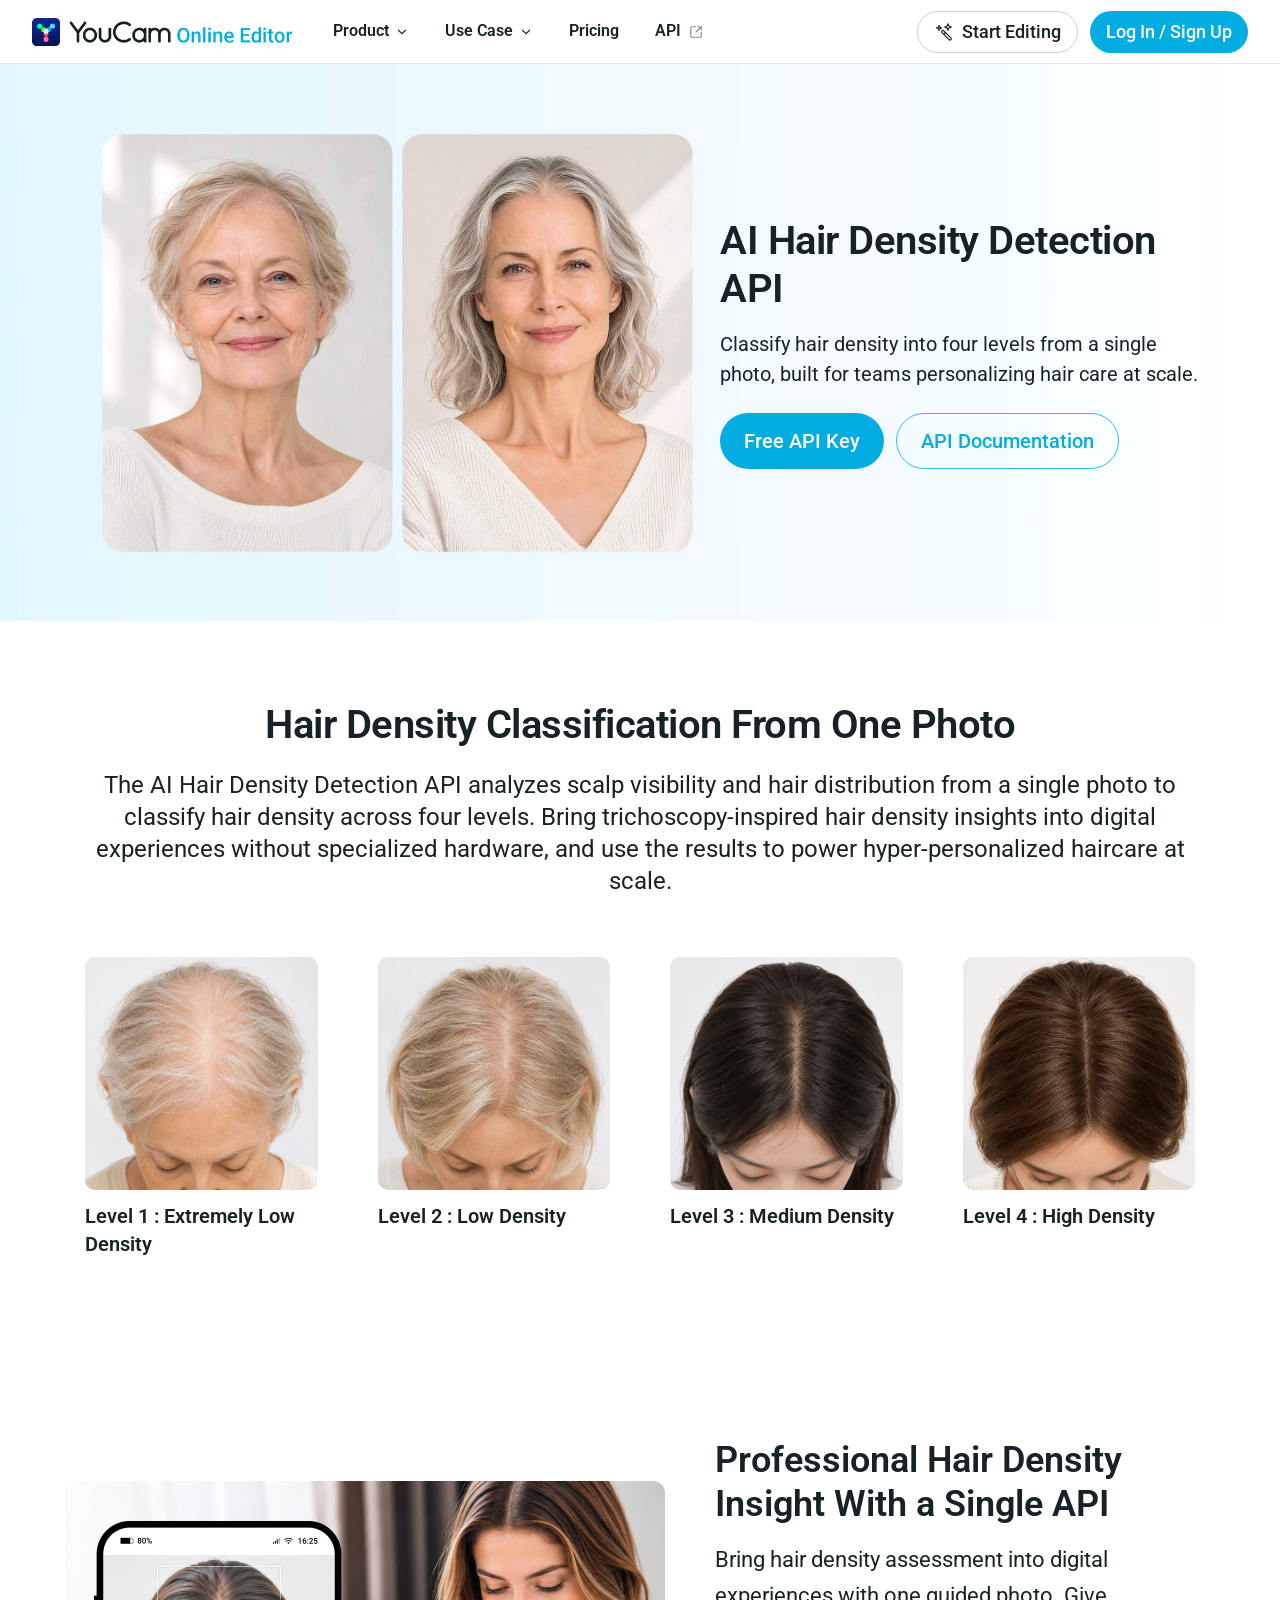
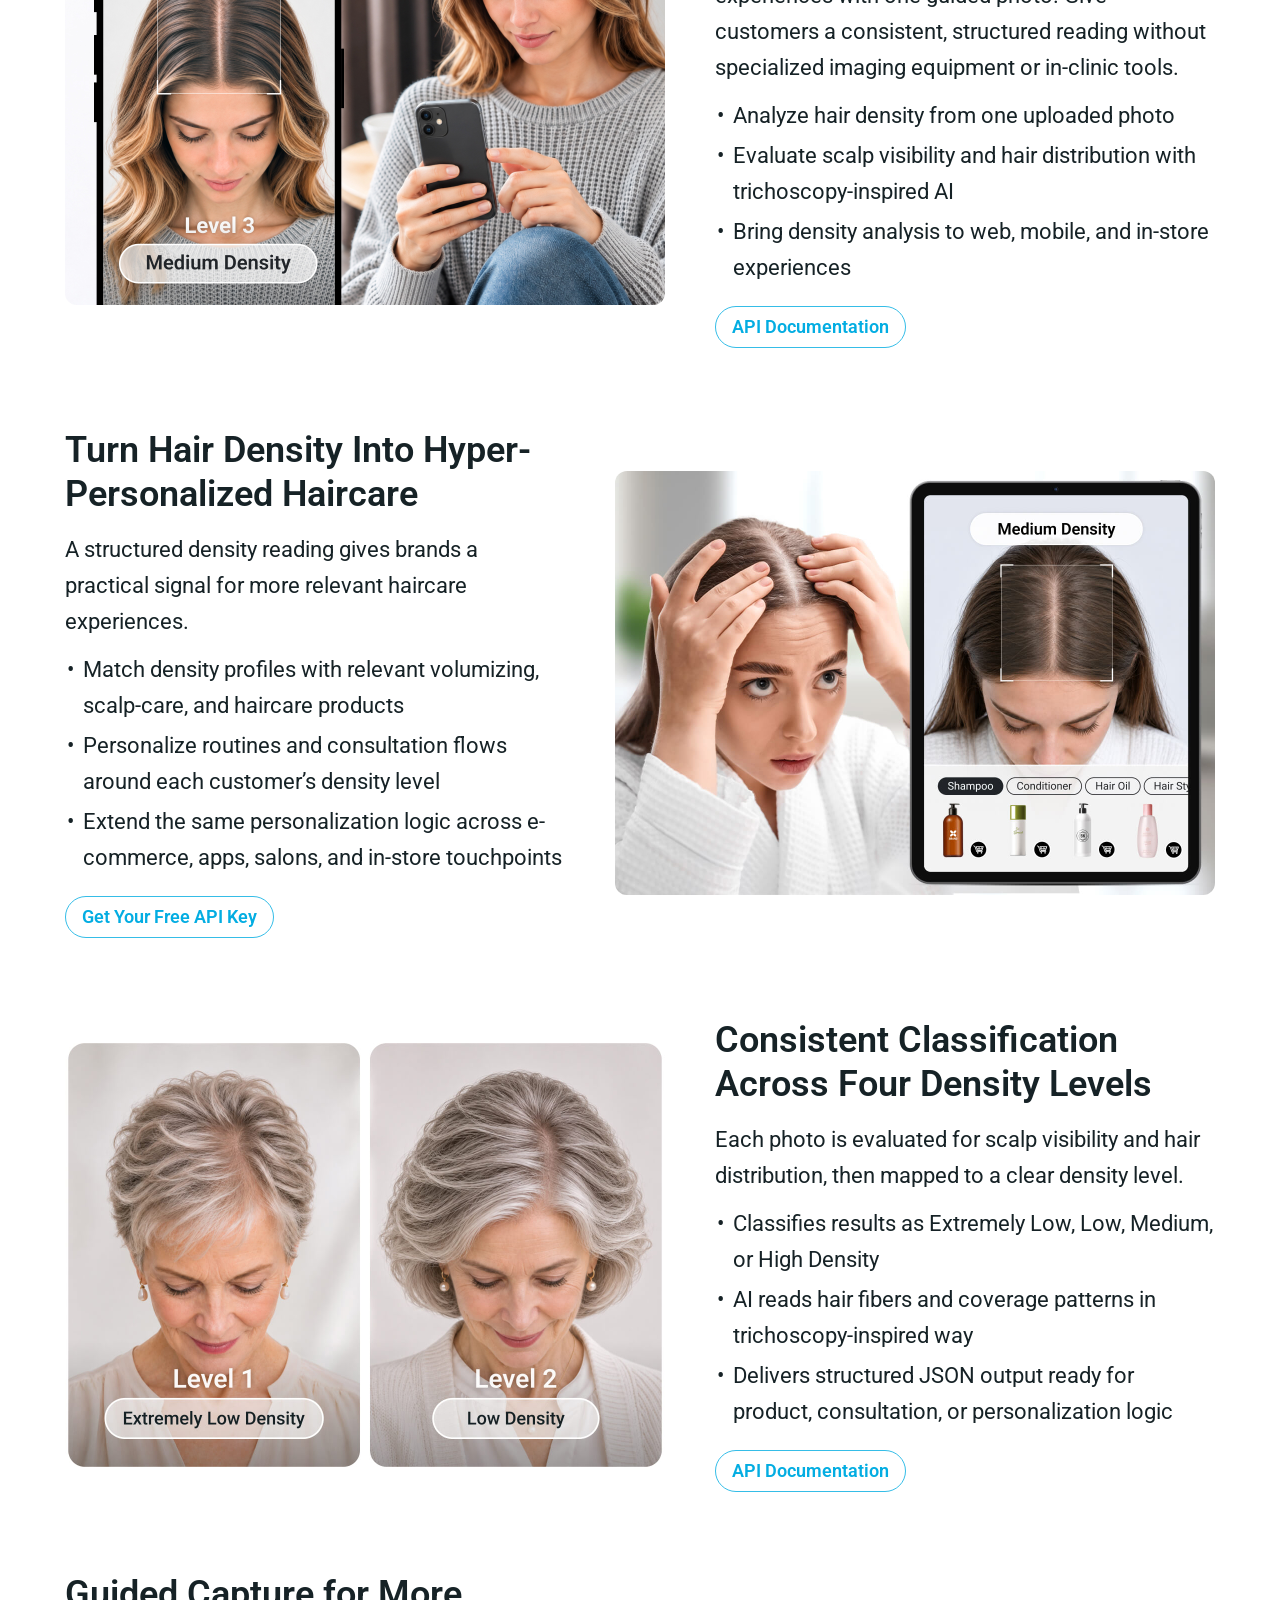
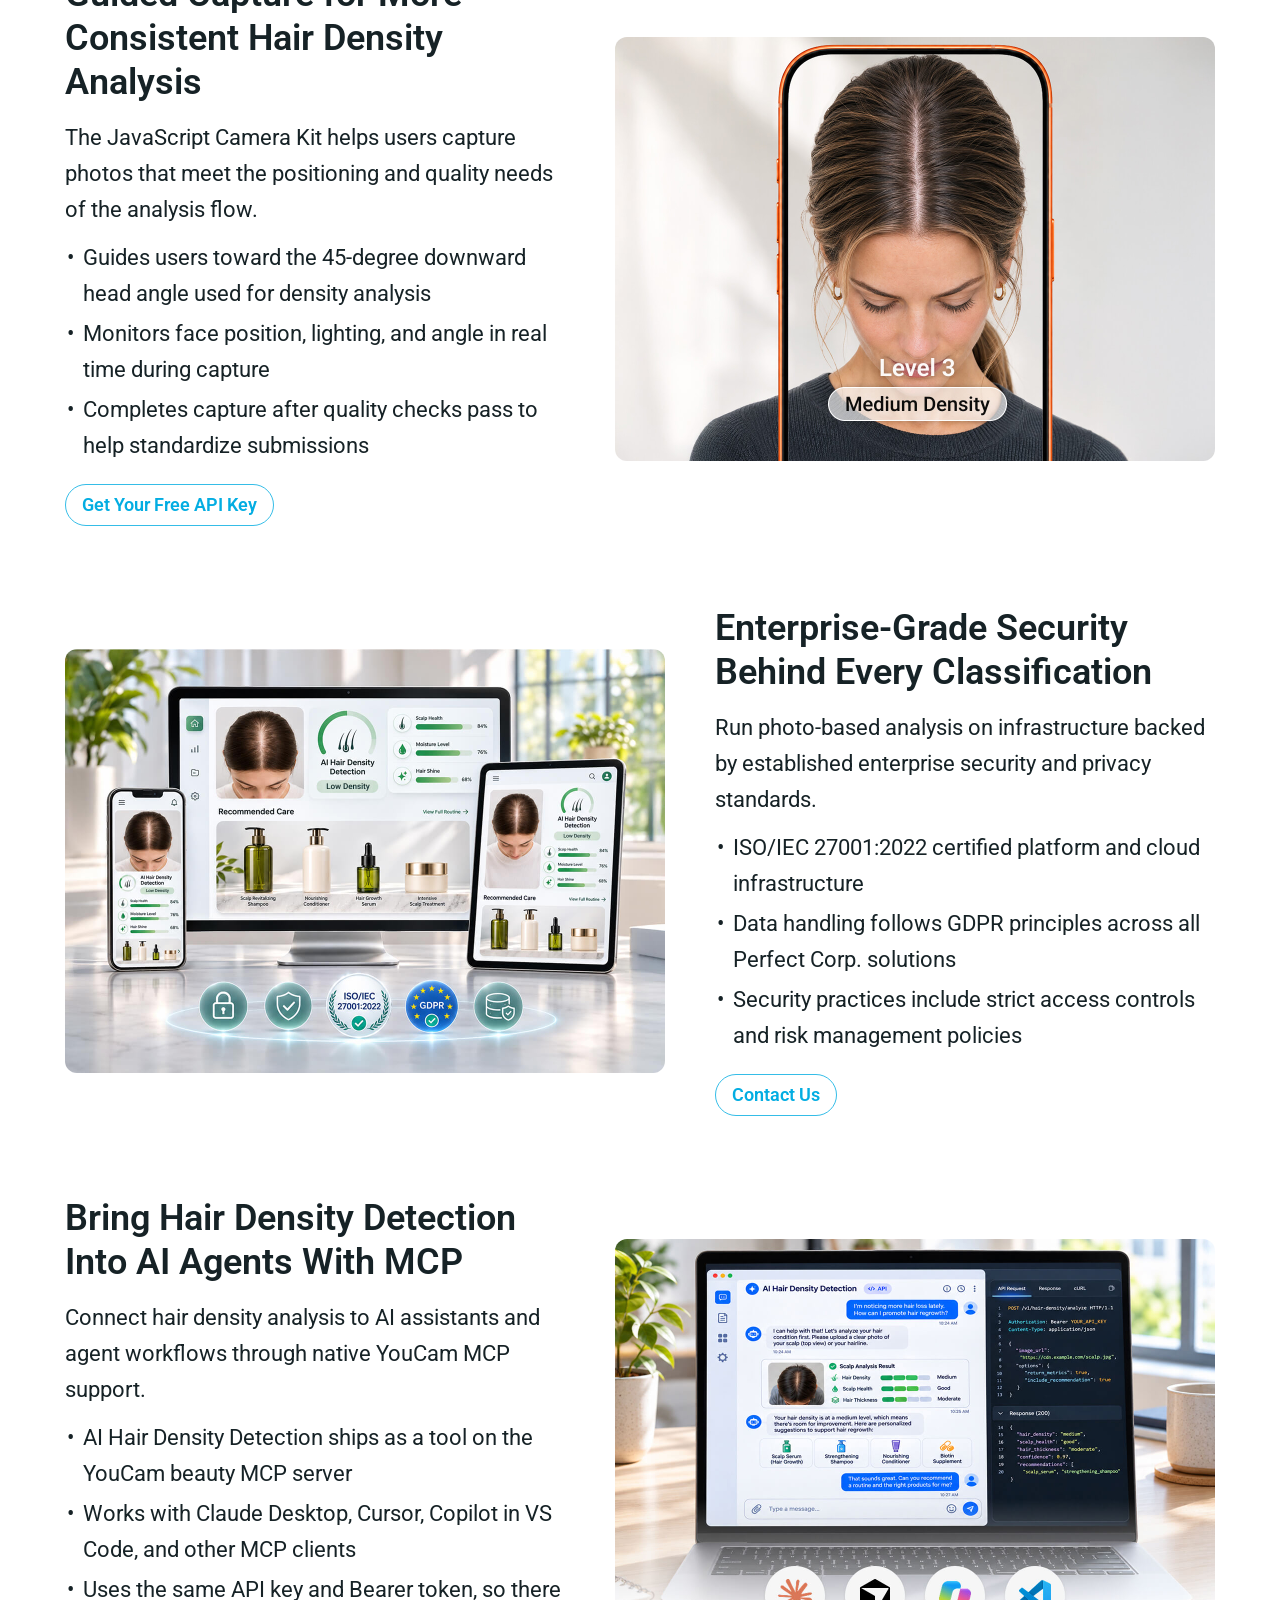
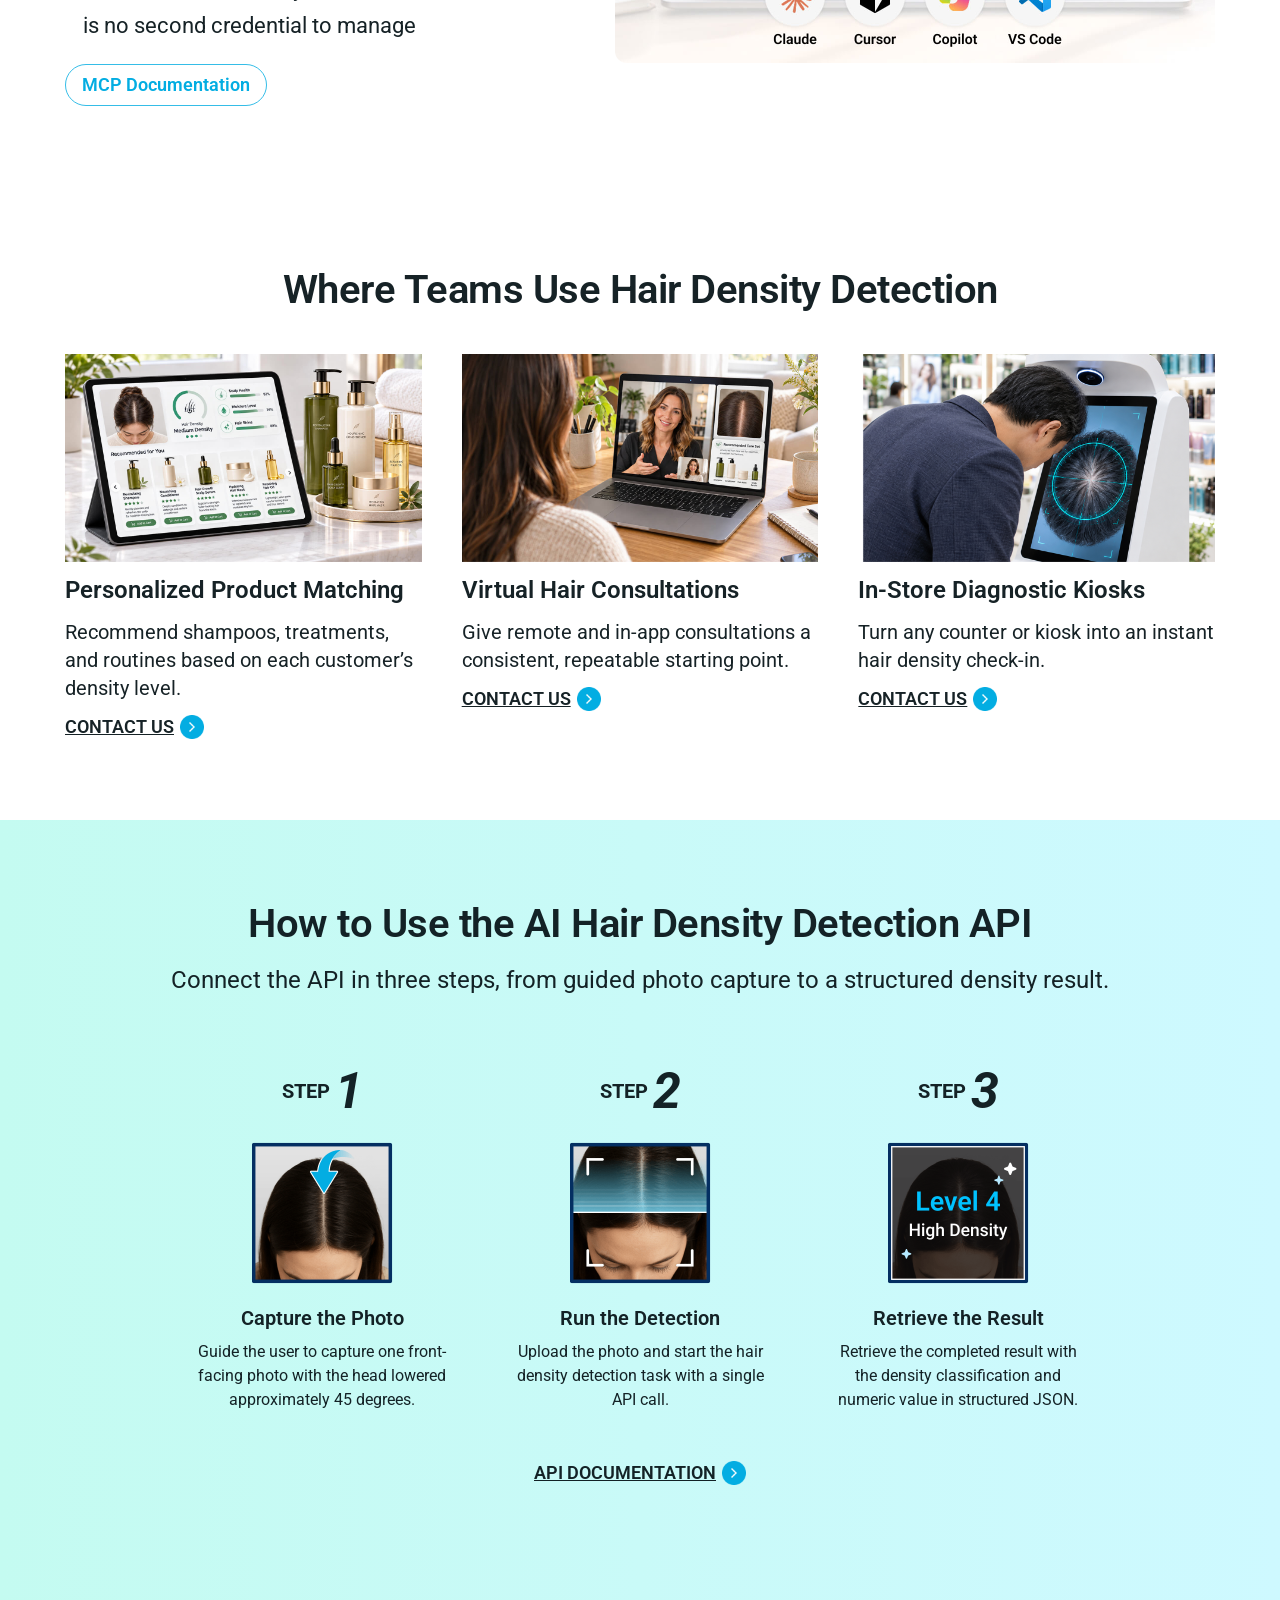
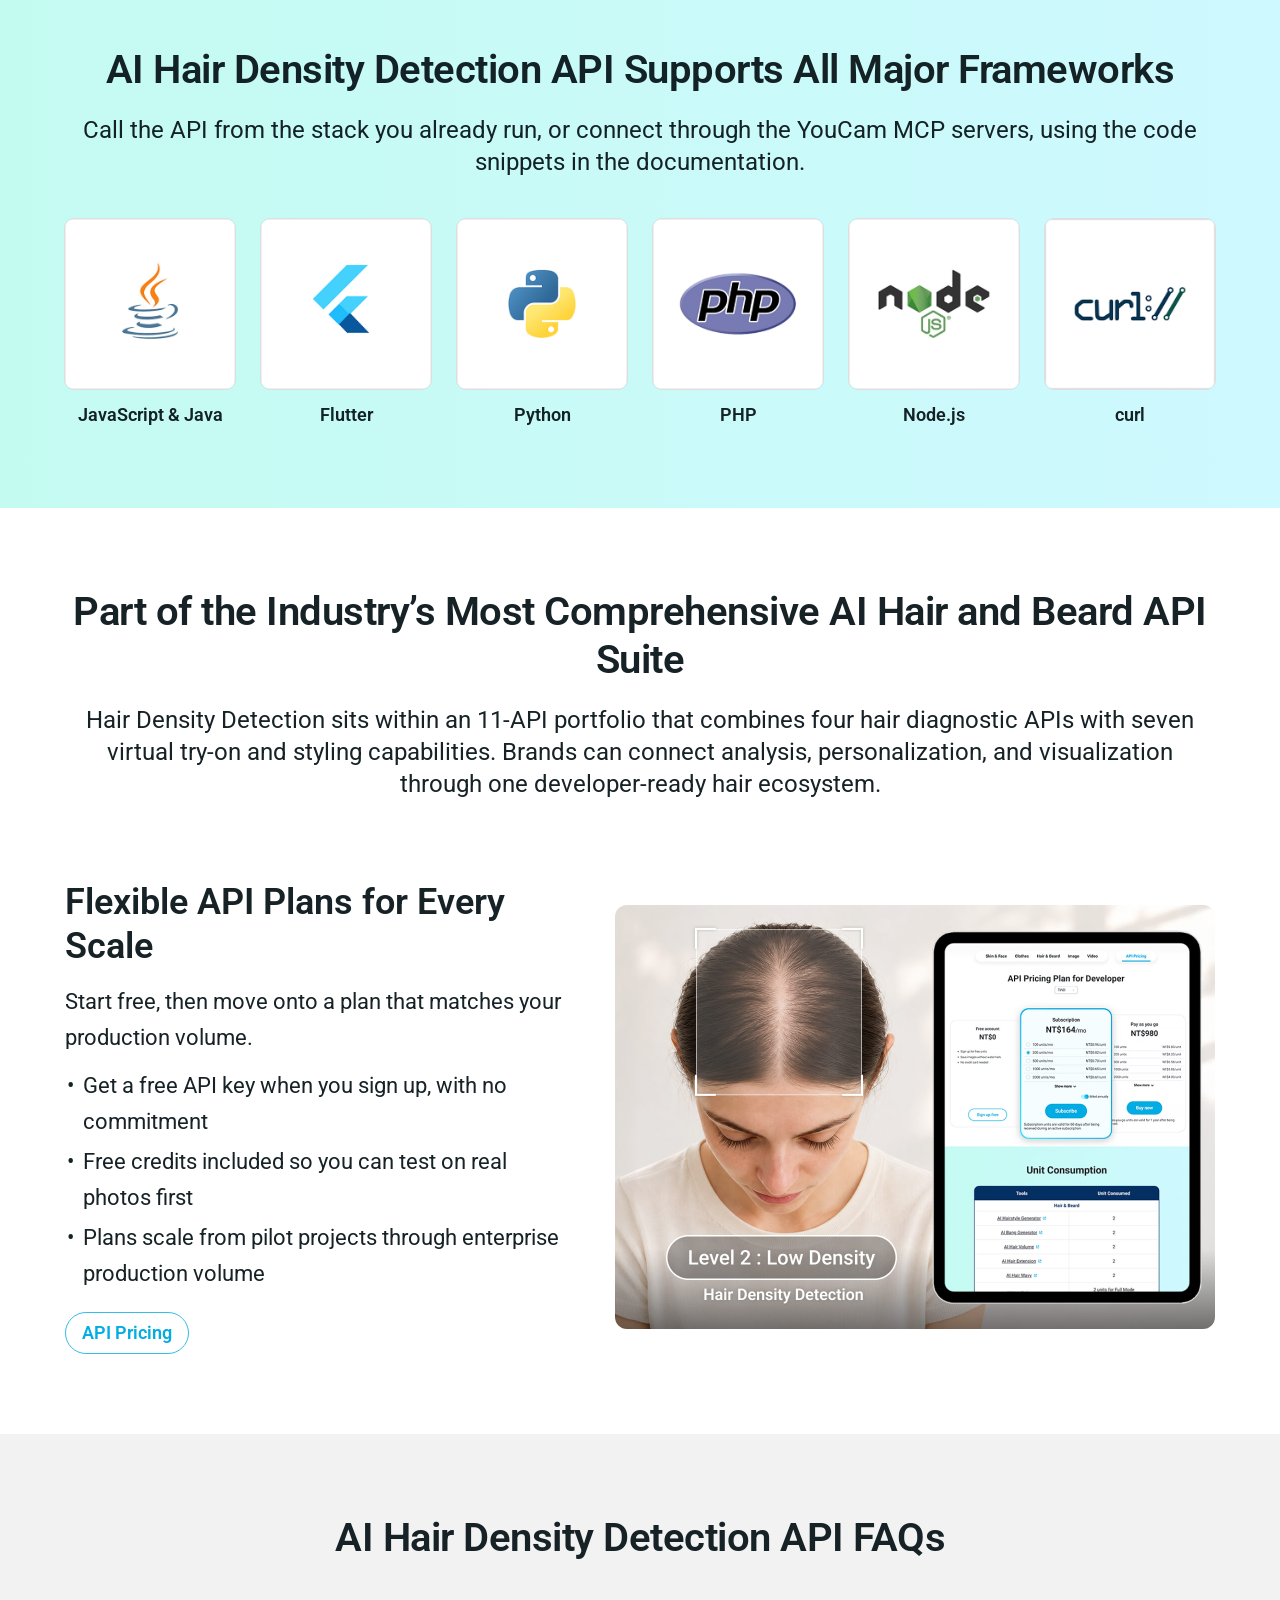
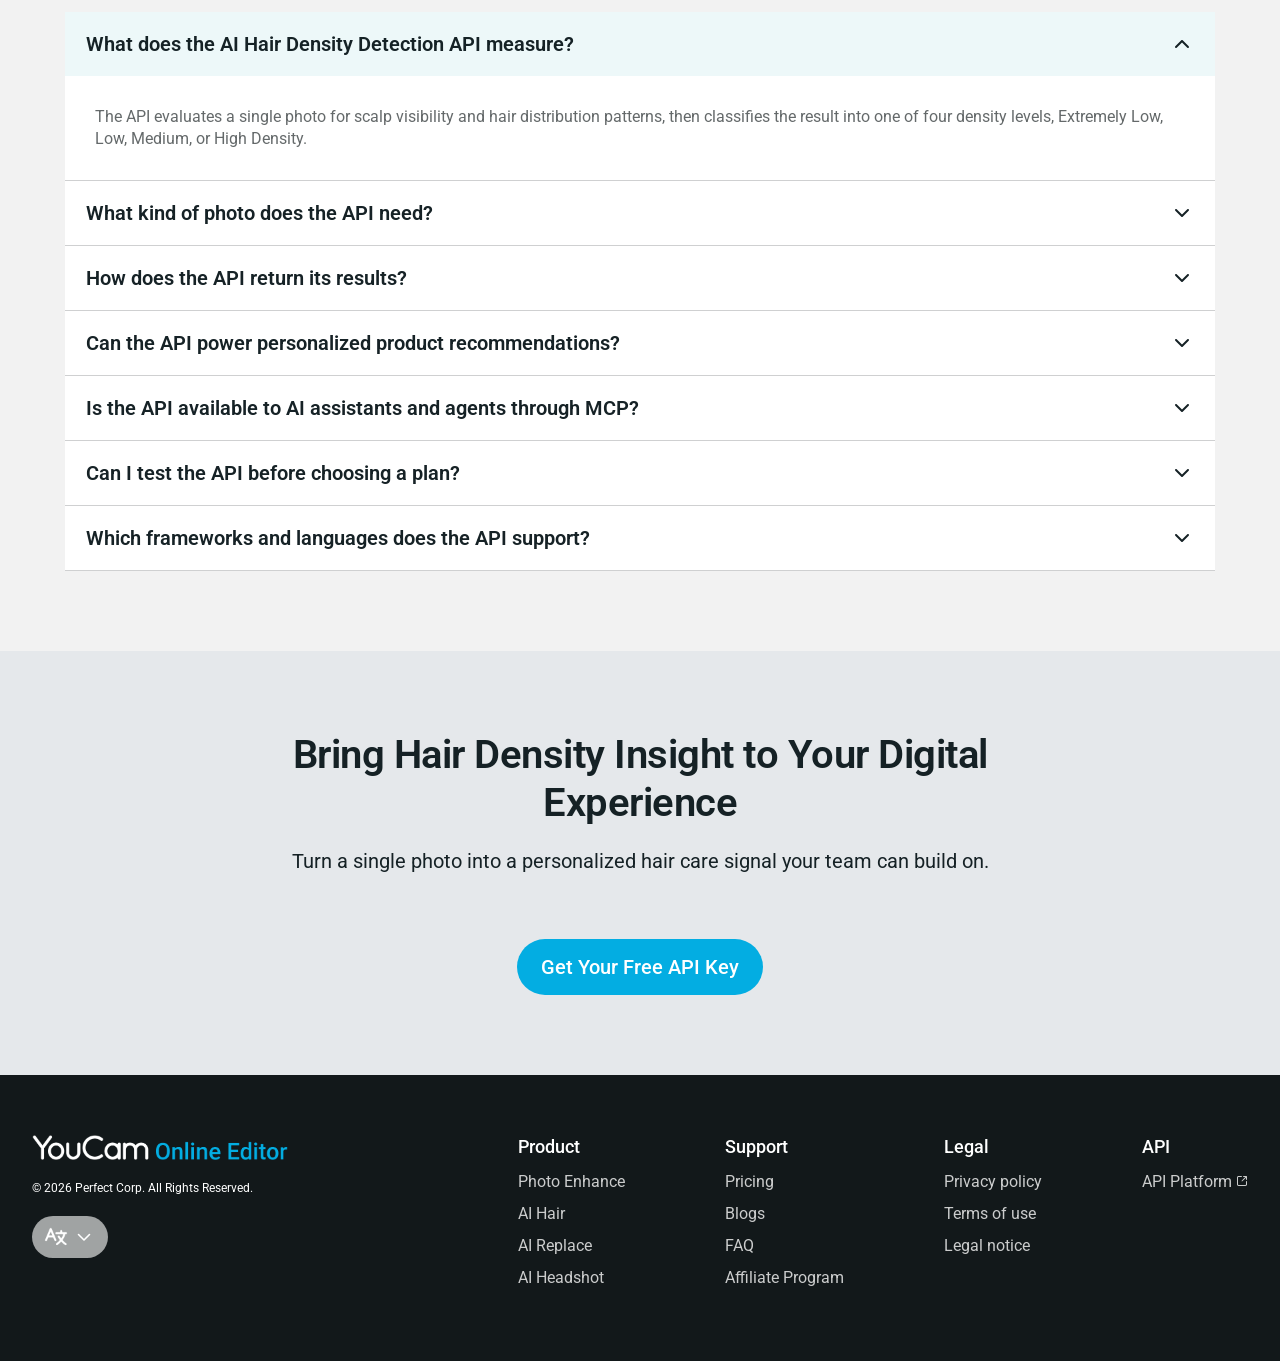
<file: yco/API_Hair_Density_Detection/index.html>
<!DOCTYPE html>
<html lang="en">
<head>
<meta charset="UTF-8">
<meta name="robots" content="noindex,nofollow">
<meta name="viewport" content="width=device-width, initial-scale=1.0">
<title>AI Hair Density Detection API — YCO</title>
<link rel="preconnect" href="https://fonts.googleapis.com">
<link href="https://fonts.googleapis.com/css2?family=Roboto:ital,wght@0,400;0,500;0,600;0,700;1,400&family=Inter:wght@600&display=swap" rel="stylesheet">
<link rel="stylesheet" href="style.css">
</head>
<body>

<header class="site-header">
  <div class="site-header__left">
    <button class="header-hamburger" id="hamburgerBtn" aria-label="menu"><img src="assets/YCO/icons/mb_nav.png" alt=""></button>
    <a href="#" class="site-header__logo">
      <img class="logo-full" src="assets/YCO/logos/Logo.png" alt="YCO logo">
      <img class="logo-icon-only" src="assets/YCO/logos/Logo symbol.png" alt="YCO logo">
    </a>
    <nav class="main-nav">
      <div class="main-nav__item">
        <a class="main-nav__link" href="#">Product
          <img class="main-nav__chevron main-nav__chevron--close" src="assets/YCO/icons/Icon_close.svg" alt="">
          <img class="main-nav__chevron main-nav__chevron--open" src="assets/YCO/icons/Icon_open.svg" alt="">
        </a>
        <div class="megamenu">
          <div class="megamenu__inner">
            <div class="megamenu__links">
              <div class="megamenu__col megamenu__col--split">
                <div class="megamenu__col-title"><img src="assets/YCO/icons/AI PHOTO EDITING_OL.svg" alt="">AI PHOTO EDITING</div>
                <div class="megamenu__col-links">
                  <div class="megamenu__sublinks">
                    <a class="megamenu__link" href="#">AI Agent <span class="tag-new">NEW</span></a>
                    <a class="megamenu__link" href="#">Photo Enhancer <img class="tag-hot" src="assets/YCO/icons/hot.gif" alt="HOT"></a>
                    <a class="megamenu__link" href="#">Photo Repair <span class="tag-new">NEW</span></a>
                    <a class="megamenu__link" href="#">AI Colorize</a>
                    <a class="megamenu__link" href="#">AI Replace</a>
                    <a class="megamenu__link" href="#">AI Image Extender <img class="tag-hot" src="assets/YCO/icons/hot.gif" alt="HOT"></a>
                    <a class="megamenu__link" href="#">Image Converter</a>
                    <a class="megamenu__link" href="#">Resize</a>
                  </div>
                  <div class="megamenu__sublinks">
                    <a class="megamenu__link" href="#">AI Image Generator <img class="tag-hot" src="assets/YCO/icons/hot.gif" alt="HOT"></a>
                    <a class="megamenu__link" href="#">Object Removal</a>
                    <a class="megamenu__link" href="#">Remove Background <img class="tag-hot" src="assets/YCO/icons/hot.gif" alt="HOT"></a>
                    <a class="megamenu__link" href="#">Effects <span class="tag-new">NEW</span></a>
                    <a class="megamenu__link" href="#">Batch Photo Enhancer</a>
                    <a class="megamenu__link" href="#">Batch Image Converter</a>
                  </div>
                </div>
                <a class="megamenu__all" href="#">All Tools ›</a>
              </div>
              <div class="megamenu__col megamenu__col--split">
                <div class="megamenu__col-title"><img src="assets/YCO/icons/AI PORTRAIT_OL.svg" alt="">AI PORTRAIT</div>
                <div class="megamenu__col-links">
                  <div class="megamenu__sublinks">
                    <a class="megamenu__link" href="#">AI Hairstyle Generator <img class="tag-hot" src="assets/YCO/icons/hot.gif" alt="HOT"></a>
                    <a class="megamenu__link" href="#">Body Reshape <span class="tag-new">NEW</span></a>
                    <a class="megamenu__link" href="#">AI Face Reshape <img class="tag-hot" src="assets/YCO/icons/hot.gif" alt="HOT"></a>
                    <a class="megamenu__link" href="#">AI Face Retouch</a>
                    <a class="megamenu__link" href="#">AI Clothes <img class="tag-hot" src="assets/YCO/icons/hot.gif" alt="HOT"></a>
                    <a class="megamenu__link" href="#">AI Face Swap</a>
                    <a class="megamenu__link" href="#">AI Face Shape Detector</a>
                    <a class="megamenu__link" href="#">AI Makeup Virtual Try On</a>
                  </div>
                  <div class="megamenu__sublinks">
                    <a class="megamenu__link" href="#">AI Hair Color</a>
                    <a class="megamenu__link" href="#">AI Makeup Transfer</a>
                    <a class="megamenu__link" href="#">AI Headshot Generator</a>
                    <a class="megamenu__link" href="#">AI Beard Generator</a>
                    <a class="megamenu__link" href="#">AI Studio Generator</a>
                    <a class="megamenu__link" href="#">AI Avatar Generator</a>
                  </div>
                </div>
                <a class="megamenu__all" href="#">All Tools ›</a>
              </div>
              <div class="megamenu__col">
                <div class="megamenu__col-title"><img src="assets/YCO/icons/AI VIDEO EDITING_OL.svg" alt="">AI VIDEO</div>
                <a class="megamenu__link" href="#">Video Enhancer <img class="tag-hot" src="assets/YCO/icons/hot.gif" alt="HOT"></a>
                <a class="megamenu__link" href="#">Image to Video <img class="tag-hot" src="assets/YCO/icons/hot.gif" alt="HOT"></a>
                <a class="megamenu__link" href="#">Text to Video <span class="tag-new">NEW</span></a>
                <a class="megamenu__link" href="#">Video Object Removal <span class="tag-new">NEW</span></a>
                <a class="megamenu__link" href="#">AI Video Editor <span class="tag-new">NEW</span></a>
                <a class="megamenu__link" href="#">Video Face Swap</a>
                <a class="megamenu__link" href="#">Video Style Transfer</a>
              </div>
            </div>
          </div>
        </div>
      </div>
      <div class="main-nav__item">
        <a class="main-nav__link" href="#">Use Case
          <img class="main-nav__chevron main-nav__chevron--close" src="assets/YCO/icons/Icon_close.svg" alt="">
          <img class="main-nav__chevron main-nav__chevron--open" src="assets/YCO/icons/Icon_open.svg" alt="">
        </a>
        <div class="megamenu">
          <div class="megamenu__inner">
            <div class="megamenu__links">
              <div class="megamenu__col">
                <div class="megamenu__col-title"><img src="assets/YCO/icons/AI PHOTO EDITING_OL.svg" alt="">AI PHOTO EDITING</div>
                <a class="megamenu__link" href="#">Animate Old Photos <img class="tag-hot" src="assets/YCO/icons/hot.gif" alt="HOT"></a>
                <a class="megamenu__link" href="#">Animate Photo</a>
                <a class="megamenu__link" href="#">AI Watermark Remover</a>
                <a class="megamenu__link" href="#">Unblur Image</a>
                <a class="megamenu__link" href="#">Remove People from Photo <img class="tag-hot" src="assets/YCO/icons/hot.gif" alt="HOT"></a>
                <a class="megamenu__all" href="#">All Tools ›</a>
              </div>
              <div class="megamenu__col">
                <div class="megamenu__col-title"><img src="assets/YCO/icons/AI PORTRAIT_OL.svg" alt="">AI PORTRAIT</div>
                <a class="megamenu__link" href="#">Virtual Piercing Filter <img class="tag-hot" src="assets/YCO/icons/hot.gif" alt="HOT"></a>
                <a class="megamenu__link" href="#">AI Polaroid Filter</a>
                <a class="megamenu__link" href="#">AI Outfit Changer <img class="tag-hot" src="assets/YCO/icons/hot.gif" alt="HOT"></a>
                <a class="megamenu__link" href="#">AI Bald Filter</a>
                <a class="megamenu__all" href="#">All Tools ›</a>
              </div>
              <div class="megamenu__col">
                <div class="megamenu__col-title"><img src="assets/YCO/icons/AI VIDEO EDITING_OL.svg" alt="">AI VIDEO</div>
                <a class="megamenu__link" href="#">AI Hug Generator</a>
                <a class="megamenu__link" href="#">AI Dance Generator <img class="tag-hot" src="assets/YCO/icons/hot.gif" alt="HOT"></a>
                <a class="megamenu__link" href="#">AI Fight Generator</a>
                <a class="megamenu__link" href="#">4K AI Video Upscaler <img class="tag-hot" src="assets/YCO/icons/hot.gif" alt="HOT"></a>
                <a class="megamenu__link" href="#">AI Anime Video Filter <img class="tag-hot" src="assets/YCO/icons/hot.gif" alt="HOT"></a>
                <a class="megamenu__link" href="#">AI Fly Generator</a>
                <a class="megamenu__all" href="#">All Tools ›</a>
              </div>
            </div>
          </div>
        </div>
      </div>
      <div class="main-nav__item">
        <a class="main-nav__link" href="#">Pricing</a>
        <div class="pricing-drop">
          <div class="pricing-drop__item"><img class="pricing-drop__check" src="assets/YCO/icons/icon-menu-pricing.svg" alt="">Download without watermark</div>
          <div class="pricing-drop__item"><img class="pricing-drop__check" src="assets/YCO/icons/icon-menu-pricing.svg" alt="">Access to AI Photo Editing Tools</div>
          <div class="pricing-drop__item"><img class="pricing-drop__check" src="assets/YCO/icons/icon-menu-pricing.svg" alt="">Unused credits roll over</div>
          <a class="btn btn-primary" href="#">Get Credits Now</a>
        </div>
      </div>
      <a class="main-nav__link" href="#" target="_blank">API <img class="btn-icon-lead" src="assets/YCO/icons/Icon_open_window.svg" alt="opens in new window"></a>
    </nav>
  </div>
  <div class="site-header__right">
    <button class="header-icon-btn header-icon-btn--premium"><img src="assets/YCO/icons/icon_premium.png" alt="premium"></button>
    <button class="header-icon-btn header-icon-btn--edit"><img src="assets/YCO/icons/icon_editing.png" alt="editing"></button>
    <a class="btn btn-outline" href="#"><img class="btn-icon-lead" src="assets/YCO/icons/dt_icon_editing.svg" alt="">Start Editing</a>
    <a class="btn btn-primary" href="#">Log In / Sign Up</a>
    <a class="btn btn-primary btn-primary--sm" href="#">Sign Up</a>
  </div>
</header>

<div class="mobile-drawer" id="mobileDrawer">
  <div class="mobile-drawer__backdrop" id="drawerBackdrop"></div>
  <div class="mobile-drawer__panel">
    <div class="mobile-drawer__top">
      <button class="mobile-drawer__close" id="drawerClose"><img src="assets/YCO/icons/mb_nav_close.png" alt="close"></button>
      <div class="mobile-drawer__logo">
        <img class="mobile-drawer__logo-badge" src="assets/YCO/logos/Logo symbol.png" alt="">
        <img class="mobile-drawer__logo-word" src="assets/YCO/logos/mb_Logo.png" alt="YCO Online Editor">
      </div>
    </div>
    <a class="mobile-drawer__login" href="#">Log in / Sign up</a>
    <ul class="mobile-drawer__list">
      <li class="mobile-drawer__item" data-submenu="product">Product <svg class="ic-chevron" viewBox="0 0 24 24" fill="none" xmlns="http://www.w3.org/2000/svg" aria-hidden="true"><path d="M9 6l6 6-6 6" stroke="currentColor" stroke-width="1.8" stroke-linecap="round" stroke-linejoin="round"/></svg></li>
      <li class="mobile-drawer__item" data-submenu="usecase">Use Case <svg class="ic-chevron" viewBox="0 0 24 24" fill="none" xmlns="http://www.w3.org/2000/svg" aria-hidden="true"><path d="M9 6l6 6-6 6" stroke="currentColor" stroke-width="1.8" stroke-linecap="round" stroke-linejoin="round"/></svg></li>
      <li class="mobile-drawer__item"><span style="display:flex;align-items:center;gap:8px;"><img src="assets/YCO/icons/icon_premium.png" alt="">Pricing</span></li>
      <li class="mobile-drawer__item">API <img class="mobile-drawer__item-icon--open" src="assets/YCO/icons/Icon_open_window.svg" alt="opens in new window"></li>
    </ul>

    <div class="mobile-submenu" data-submenu-panel="product">
      <div class="mobile-submenu__top">
        <button class="mobile-submenu__back"><svg viewBox="0 0 24 24" fill="none" xmlns="http://www.w3.org/2000/svg" aria-hidden="true"><path d="M15 6l-6 6 6 6" stroke="currentColor" stroke-width="1.8" stroke-linecap="round" stroke-linejoin="round"/></svg></button> Product
      </div>
      <div class="mobile-submenu__body">
        <div class="mobile-submenu__cat"><span class="mobile-submenu__cat-bar"></span>AI PHOTO EDITING</div>
        <a class="mobile-submenu__link" href="#">AI Agent <span class="tag-new">NEW</span></a>
        <a class="mobile-submenu__link" href="#">Photo Enhancer <img class="tag-hot" src="assets/YCO/icons/hot.gif" alt="HOT"></a>
        <a class="mobile-submenu__link" href="#">Photo Repair <span class="tag-new">NEW</span></a>
        <a class="mobile-submenu__link" href="#">AI Colorize</a>
        <a class="mobile-submenu__link" href="#">AI Replace</a>
        <a class="mobile-submenu__link" href="#">AI Image Extender <img class="tag-hot" src="assets/YCO/icons/hot.gif" alt="HOT"></a>
        <a class="mobile-submenu__link" href="#">Image Converter</a>
        <a class="mobile-submenu__link" href="#">Resize</a>
        <a class="mobile-submenu__link" href="#">AI Image Generator <img class="tag-hot" src="assets/YCO/icons/hot.gif" alt="HOT"></a>
        <a class="mobile-submenu__link" href="#">Object Removal</a>
        <a class="mobile-submenu__link" href="#">Remove Background <img class="tag-hot" src="assets/YCO/icons/hot.gif" alt="HOT"></a>
        <a class="mobile-submenu__link" href="#">Effects <span class="tag-new">NEW</span></a>
        <a class="mobile-submenu__link" href="#">Batch Photo Enhancer</a>
        <a class="mobile-submenu__link" href="#">Batch Image Converter</a>
        <a class="mobile-submenu__all" href="#">All Tools ›</a>
        <div class="mobile-submenu__cat"><span class="mobile-submenu__cat-bar"></span>AI PORTRAIT</div>
        <a class="mobile-submenu__link" href="#">AI Hairstyle Generator <img class="tag-hot" src="assets/YCO/icons/hot.gif" alt="HOT"></a>
        <a class="mobile-submenu__link" href="#">Body Reshape <span class="tag-new">NEW</span></a>
        <a class="mobile-submenu__link" href="#">AI Face Reshape <img class="tag-hot" src="assets/YCO/icons/hot.gif" alt="HOT"></a>
        <a class="mobile-submenu__link" href="#">AI Face Retouch</a>
        <a class="mobile-submenu__link" href="#">AI Clothes <img class="tag-hot" src="assets/YCO/icons/hot.gif" alt="HOT"></a>
        <a class="mobile-submenu__link" href="#">AI Face Swap</a>
        <a class="mobile-submenu__link" href="#">AI Face Shape Detector</a>
        <a class="mobile-submenu__link" href="#">AI Makeup Virtual Try On</a>
        <a class="mobile-submenu__link" href="#">AI Hair Color</a>
        <a class="mobile-submenu__link" href="#">AI Makeup Transfer</a>
        <a class="mobile-submenu__link" href="#">AI Headshot Generator</a>
        <a class="mobile-submenu__link" href="#">AI Beard Generator</a>
        <a class="mobile-submenu__link" href="#">AI Studio Generator</a>
        <a class="mobile-submenu__link" href="#">AI Avatar Generator</a>
        <a class="mobile-submenu__all" href="#">All Tools ›</a>
        <div class="mobile-submenu__cat"><span class="mobile-submenu__cat-bar"></span>AI VIDEO</div>
        <a class="mobile-submenu__link" href="#">Video Enhancer <img class="tag-hot" src="assets/YCO/icons/hot.gif" alt="HOT"></a>
        <a class="mobile-submenu__link" href="#">Image to Video <img class="tag-hot" src="assets/YCO/icons/hot.gif" alt="HOT"></a>
        <a class="mobile-submenu__link" href="#">Text to Video <span class="tag-new">NEW</span></a>
        <a class="mobile-submenu__link" href="#">Video Object Removal <span class="tag-new">NEW</span></a>
        <a class="mobile-submenu__link" href="#">AI Video Editor <span class="tag-new">NEW</span></a>
        <a class="mobile-submenu__link" href="#">Video Face Swap</a>
        <a class="mobile-submenu__link" href="#">Video Style Transfer</a>
      </div>
    </div>
    <div class="mobile-submenu" data-submenu-panel="usecase">
      <div class="mobile-submenu__top">
        <button class="mobile-submenu__back"><svg viewBox="0 0 24 24" fill="none" xmlns="http://www.w3.org/2000/svg" aria-hidden="true"><path d="M15 6l-6 6 6 6" stroke="currentColor" stroke-width="1.8" stroke-linecap="round" stroke-linejoin="round"/></svg></button> Use Case
      </div>
      <div class="mobile-submenu__body">
        <div class="mobile-submenu__cat"><span class="mobile-submenu__cat-bar"></span>AI PHOTO EDITING</div>
        <a class="mobile-submenu__link" href="#">Animate Old Photos <img class="tag-hot" src="assets/YCO/icons/hot.gif" alt="HOT"></a>
        <a class="mobile-submenu__link" href="#">Animate Photo</a>
        <a class="mobile-submenu__link" href="#">AI Watermark Remover</a>
        <a class="mobile-submenu__link" href="#">Unblur Image</a>
        <a class="mobile-submenu__link" href="#">Remove People from Photo <img class="tag-hot" src="assets/YCO/icons/hot.gif" alt="HOT"></a>
        <a class="mobile-submenu__all" href="#">All Tools ›</a>
        <div class="mobile-submenu__cat"><span class="mobile-submenu__cat-bar"></span>AI PORTRAIT</div>
        <a class="mobile-submenu__link" href="#">Virtual Piercing Filter <img class="tag-hot" src="assets/YCO/icons/hot.gif" alt="HOT"></a>
        <a class="mobile-submenu__link" href="#">AI Polaroid Filter</a>
        <a class="mobile-submenu__link" href="#">AI Outfit Changer <img class="tag-hot" src="assets/YCO/icons/hot.gif" alt="HOT"></a>
        <a class="mobile-submenu__link" href="#">AI Bald Filter</a>
        <a class="mobile-submenu__all" href="#">All Tools ›</a>
        <div class="mobile-submenu__cat"><span class="mobile-submenu__cat-bar"></span>AI VIDEO</div>
        <a class="mobile-submenu__link" href="#">AI Hug Generator</a>
        <a class="mobile-submenu__link" href="#">AI Dance Generator <img class="tag-hot" src="assets/YCO/icons/hot.gif" alt="HOT"></a>
        <a class="mobile-submenu__link" href="#">AI Fight Generator</a>
        <a class="mobile-submenu__link" href="#">4K AI Video Upscaler <img class="tag-hot" src="assets/YCO/icons/hot.gif" alt="HOT"></a>
        <a class="mobile-submenu__link" href="#">AI Anime Video Filter <img class="tag-hot" src="assets/YCO/icons/hot.gif" alt="HOT"></a>
        <a class="mobile-submenu__link" href="#">AI Fly Generator</a>
        <a class="mobile-submenu__all" href="#">All Tools ›</a>
      </div>
    </div>
  </div>
</div>

<main>

<section class="topbanner" id="topbanner">
  <div class="topbanner__media" id="topbannerMedia">
    <video class="topbanner__video topbanner__video--dt" autoplay loop muted playsinline poster="assets/project/topbanner/Topbanner_API Hair_Density_Detection_Dt.jpg"><source src="assets/project/topbanner/Topbanner_API Hair_Density_Detection_Dt.mp4" type="video/mp4"></video>
    <video class="topbanner__video topbanner__video--pd" autoplay loop muted playsinline poster="assets/project/topbanner/Topbanner_API Hair_Density_Detection_Pd.jpg"><source src="assets/project/topbanner/Topbanner_API Hair_Density_Detection_Pd.mp4" type="video/mp4"></video>
    <video class="topbanner__video topbanner__video--mb" autoplay loop muted playsinline poster="assets/project/topbanner/Topbanner_API Hair_Density_Detection_Mb.jpg"><source src="assets/project/topbanner/Topbanner_API Hair_Density_Detection_Mb.mp4" type="video/mp4"></video>
  </div>
  <div class="topbanner__content topbanner__content--desktop">
    <div class="topbanner__inner">
      <h1>AI Hair Density Detection API</h1>
      <p>Classify hair density into four levels from a single photo, built for teams personalizing hair care at scale.</p>
      <div class="topbanner__cta">
        <a class="btn btn-primary" href="#">Free API Key</a>
        <a class="btn btn-outline btn-outline--sm" href="#">API Documentation</a>
      </div>
    </div>
  </div>
  <div class="topbanner__content topbanner__content--narrow">
    <div class="topbanner__inner">
      <h1>AI Hair Density Detection API</h1>
      <p>Classify hair density into four levels from a single photo, built for teams personalizing hair care at scale.</p>
      <div class="topbanner__cta">
        <a class="btn btn-primary" href="#">Free API Key</a>
        <a class="btn btn-outline btn-outline--sm" href="#">API Documentation</a>
      </div>
    </div>
  </div>
</section>

<section class="section levelcards-section">
  <div class="container">
    <h2 class="section-title mb-left" style="margin-bottom:20px;">Hair Density Classification From One Photo</h2>
    <p class="intro-text mb-left intro-gap--sm">The AI Hair Density Detection API analyzes scalp visibility and hair distribution from a single photo to classify hair density across four levels. Bring trichoscopy-inspired hair density insights into digital experiences without specialized hardware, and use the results to power hyper-personalized haircare at scale.</p>
    <div class="levelcards">
      <figure class="levelcards__card"><div class="levelcards__media"><img src="assets/project/UseCase/API Hair Density Detection_thumb_01.png" alt="Level 1 : Extremely Low Density"></div><figcaption>Level 1 : Extremely Low Density</figcaption></figure>
      <figure class="levelcards__card"><div class="levelcards__media"><img src="assets/project/UseCase/API Hair Density Detection_thumb_02.png" alt="Level 2 : Low Density"></div><figcaption>Level 2 : Low Density</figcaption></figure>
      <figure class="levelcards__card"><div class="levelcards__media"><img src="assets/project/UseCase/API Hair Density Detection_thumb_03.png" alt="Level 3 : Medium Density"></div><figcaption>Level 3 : Medium Density</figcaption></figure>
      <figure class="levelcards__card"><div class="levelcards__media"><img src="assets/project/UseCase/API Hair Density Detection_thumb_04.png" alt="Level 4 : High Density"></div><figcaption>Level 4 : High Density</figcaption></figure>
    </div>
  </div>
</section>

<section class="section">
  <div class="container">

    <div class="zigzag-row">
      <div class="zigzag-row__media"><img src="assets/project/UseCase/API Hair Density Detection_S01.jpg" alt="Professional Hair Density Insight With a Single API"></div>
      <div class="zigzag-row__text">
        <h3>Professional Hair Density Insight With a Single API</h3>
        <p>Bring hair density assessment into digital experiences with one guided photo. Give customers a consistent, structured reading without specialized imaging equipment or in-clinic tools.</p>
        <ul>
          <li>Analyze hair density from one uploaded photo</li>
          <li>Evaluate scalp visibility and hair distribution with trichoscopy-inspired AI</li>
          <li>Bring density analysis to web, mobile, and in-store experiences</li>
        </ul>
        <div class="zigzag-row__cta"><a class="btn btn-outline btn-outline--sm" href="#">API Documentation</a></div>
      </div>
    </div>

    <div class="zigzag-row zigzag-row--rev">
      <div class="zigzag-row__media"><img src="assets/project/UseCase/API Hair Density Detection_S02.jpg" alt="Turn Hair Density Into Hyper-Personalized Haircare"></div>
      <div class="zigzag-row__text">
        <h3>Turn Hair Density Into Hyper-Personalized Haircare</h3>
        <p>A structured density reading gives brands a practical signal for more relevant haircare experiences.</p>
        <ul>
          <li>Match density profiles with relevant volumizing, scalp-care, and haircare products</li>
          <li>Personalize routines and consultation flows around each customer&rsquo;s density level</li>
          <li>Extend the same personalization logic across e-commerce, apps, salons, and in-store touchpoints</li>
        </ul>
        <div class="zigzag-row__cta"><a class="btn btn-outline btn-outline--sm" href="#">Get Your Free API Key</a></div>
      </div>
    </div>

    <div class="zigzag-row">
      <div class="zigzag-row__media"><video autoplay loop muted playsinline poster="assets/project/UseCase/API Hair Density Detection_S03.jpg"><source src="assets/project/UseCase/API Hair Density Detection_S03.mp4" type="video/mp4"></video></div>
      <div class="zigzag-row__text">
        <h3>Consistent Classification Across Four Density Levels</h3>
        <p>Each photo is evaluated for scalp visibility and hair distribution, then mapped to a clear density level.</p>
        <ul>
          <li>Classifies results as Extremely Low, Low, Medium, or High Density</li>
          <li>AI reads hair fibers and coverage patterns in trichoscopy-inspired way</li>
          <li>Delivers structured JSON output ready for product, consultation, or personalization logic</li>
        </ul>
        <div class="zigzag-row__cta"><a class="btn btn-outline btn-outline--sm" href="#">API Documentation</a></div>
      </div>
    </div>

    <div class="zigzag-row zigzag-row--rev">
      <div class="zigzag-row__media"><video autoplay loop muted playsinline poster="assets/project/UseCase/API Hair Density Detection_S04.jpg"><source src="assets/project/UseCase/API Hair Density Detection_S04.mp4" type="video/mp4"></video></div>
      <div class="zigzag-row__text">
        <h3>Guided Capture for More Consistent Hair Density Analysis</h3>
        <p>The JavaScript Camera Kit helps users capture photos that meet the positioning and quality needs of the analysis flow.</p>
        <ul>
          <li>Guides users toward the 45-degree downward head angle used for density analysis</li>
          <li>Monitors face position, lighting, and angle in real time during capture</li>
          <li>Completes capture after quality checks pass to help standardize submissions</li>
        </ul>
        <div class="zigzag-row__cta"><a class="btn btn-outline btn-outline--sm" href="#">Get Your Free API Key</a></div>
      </div>
    </div>

    <div class="zigzag-row">
      <div class="zigzag-row__media"><img src="assets/project/UseCase/API Hair Density Detection_S05.jpg" alt="Enterprise-Grade Security Behind Every Classification"></div>
      <div class="zigzag-row__text">
        <h3>Enterprise-Grade Security Behind Every Classification</h3>
        <p>Run photo-based analysis on infrastructure backed by established enterprise security and privacy standards.</p>
        <ul>
          <li>ISO/IEC 27001:2022 certified platform and cloud infrastructure</li>
          <li>Data handling follows GDPR principles across all Perfect Corp. solutions</li>
          <li>Security practices include strict access controls and risk management policies</li>
        </ul>
        <div class="zigzag-row__cta"><a class="btn btn-outline btn-outline--sm" href="#">Contact Us</a></div>
      </div>
    </div>

    <div class="zigzag-row zigzag-row--rev">
      <div class="zigzag-row__media"><img src="assets/project/UseCase/API Hair Density Detection_S06.jpg" alt="Bring Hair Density Detection Into AI Agents With MCP"></div>
      <div class="zigzag-row__text">
        <h3>Bring Hair Density Detection Into AI Agents With MCP</h3>
        <p>Connect hair density analysis to AI assistants and agent workflows through native YouCam MCP support.</p>
        <ul>
          <li>AI Hair Density Detection ships as a tool on the YouCam beauty MCP server</li>
          <li>Works with Claude Desktop, Cursor, Copilot in VS Code, and other MCP clients</li>
          <li>Uses the same API key and Bearer token, so there is no second credential to manage</li>
        </ul>
        <div class="zigzag-row__cta"><a class="btn btn-outline btn-outline--sm" href="#">MCP Documentation</a></div>
      </div>
    </div>

  </div>
</section>

<section class="section">
  <div class="container">
    <h2 class="section-title mb-left" style="margin-bottom:40px;">Where Teams Use Hair Density Detection</h2>
    <div class="teamscards">
      <div class="teamscards__card">
        <div class="teamscards__media"><img src="assets/project/UseCase/API Hair Density Detection_S07.jpg" alt="Personalized Product Matching"></div>
        <h3>Personalized Product Matching</h3>
        <p>Recommend shampoos, treatments, and routines based on each customer&rsquo;s density level.</p>
        <a class="teamscards__learnmore" href="#">Contact Us<img src="assets/YCO/icons/icon_arrow.png" alt=""></a>
      </div>
      <div class="teamscards__card">
        <div class="teamscards__media"><img src="assets/project/UseCase/API Hair Density Detection_S08.jpg" alt="Virtual Hair Consultations"></div>
        <h3>Virtual Hair Consultations</h3>
        <p>Give remote and in-app consultations a consistent, repeatable starting point.</p>
        <a class="teamscards__learnmore" href="#">Contact Us<img src="assets/YCO/icons/icon_arrow.png" alt=""></a>
      </div>
      <div class="teamscards__card">
        <div class="teamscards__media"><img src="assets/project/UseCase/API Hair Density Detection_S09.jpg" alt="In-Store Diagnostic Kiosks"></div>
        <h3>In-Store Diagnostic Kiosks</h3>
        <p>Turn any counter or kiosk into an instant hair density check-in.</p>
        <a class="teamscards__learnmore" href="#">Contact Us<img src="assets/YCO/icons/icon_arrow.png" alt=""></a>
      </div>
    </div>
  </div>
</section>

<section class="section section--step-bg">
  <div class="container container--step">
    <h2 class="section-title step-title step-title--sub">How to Use the AI Hair Density Detection API</h2>
    <p class="step-subtitle">Connect the API in three steps, from guided photo capture to a structured density result.</p>
    <div class="step-list">
      <div class="step-item">
        <img class="step-illustration" src="assets/project/UseCase/API Hair Density Detection_icon_step1.png" alt="Step 1">
        <div class="step-item__body">
          <div class="step-item__label">STEP <b>1</b></div>
          <h4>Capture the Photo</h4>
          <p>Guide the user to capture one front-facing photo with the head lowered approximately 45 degrees.</p>
        </div>
      </div>
      <div class="step-arrow" aria-hidden="true"><svg width="31" height="23" viewBox="0 0 31 23" fill="none" xmlns="http://www.w3.org/2000/svg"><path d="M31 10.0817L31 4L15.5 16.9183L1.03466e-06 4L7.6882e-07 10.0817L15.5 23L31 10.0817Z" fill="currentColor"/></svg></div>
      <div class="step-item">
        <img class="step-illustration" src="assets/project/UseCase/API Hair Density Detection_icon_step2.png" alt="Step 2">
        <div class="step-item__body">
          <div class="step-item__label">STEP <b>2</b></div>
          <h4>Run the Detection</h4>
          <p>Upload the photo and start the hair density detection task with a single API call.</p>
        </div>
      </div>
      <div class="step-arrow" aria-hidden="true"><svg width="31" height="23" viewBox="0 0 31 23" fill="none" xmlns="http://www.w3.org/2000/svg"><path d="M31 10.0817L31 4L15.5 16.9183L1.03466e-06 4L7.6882e-07 10.0817L15.5 23L31 10.0817Z" fill="currentColor"/></svg></div>
      <div class="step-item">
        <img class="step-illustration" src="assets/project/UseCase/API Hair Density Detection_icon_step3.png" alt="Step 3">
        <div class="step-item__body">
          <div class="step-item__label">STEP <b>3</b></div>
          <h4>Retrieve the Result</h4>
          <p>Retrieve the completed result with the density classification and numeric value in structured JSON.</p>
        </div>
      </div>
    </div>
    <div class="step-cta"><a class="step-cta__link" href="#">API Documentation<img class="step-cta__icon" src="assets/YCO/icons/icon_arrow.png" alt=""></a></div>
  </div>
</section>

<section class="logowall-section">
  <div class="container container--wide">
    <h2 class="section-title section-title--tight mb-left">AI Hair Density Detection API Supports All Major Frameworks</h2>
    <p class="intro-text mb-left">Call the API from the stack you already run, or connect through the YouCam MCP servers, using the code snippets in the documentation.</p>
    <div class="logowall">
      <div class="logowall__card"><div class="logowall__media"><img src="assets/YCO/illustrations/img_JavaScript.jpg" alt="JavaScript &amp; Java"></div><div class="logowall__label">JavaScript &amp; Java</div></div>
      <div class="logowall__card"><div class="logowall__media"><img src="assets/YCO/illustrations/img_Flutter.jpg" alt="Flutter"></div><div class="logowall__label">Flutter</div></div>
      <div class="logowall__card"><div class="logowall__media"><img src="assets/YCO/illustrations/img_Python.jpg" alt="Python"></div><div class="logowall__label">Python</div></div>
      <div class="logowall__card"><div class="logowall__media"><img src="assets/YCO/illustrations/img_PHP.jpg" alt="PHP"></div><div class="logowall__label">PHP</div></div>
      <div class="logowall__card"><div class="logowall__media"><img src="assets/YCO/illustrations/img_Node_js.jpg" alt="Node.js"></div><div class="logowall__label">Node.js</div></div>
      <div class="logowall__card"><div class="logowall__media"><img src="assets/YCO/illustrations/img_curl.jpg" alt="curl"></div><div class="logowall__label">curl</div></div>
    </div>
  </div>
</section>

<section class="section">
  <div class="container">
    <h2 class="section-title mb-left" style="margin-bottom:20px;">Part of the Industry&rsquo;s Most Comprehensive AI Hair and Beard API Suite</h2>
    <p class="intro-text mb-left intro-gap">Hair Density Detection sits within an 11-API portfolio that combines four hair diagnostic APIs with seven virtual try-on and styling capabilities. Brands can connect analysis, personalization, and visualization through one developer-ready hair ecosystem.</p>

    <div class="zigzag-row zigzag-row--rev">
      <div class="zigzag-row__media"><img src="assets/project/UseCase/API Hair Density Detection_S10.jpg" alt="Flexible API Plans for Every Scale"></div>
      <div class="zigzag-row__text">
        <h3>Flexible API Plans for Every Scale</h3>
        <p>Start free, then move onto a plan that matches your production volume.</p>
        <ul>
          <li>Get a free API key when you sign up, with no commitment</li>
          <li>Free credits included so you can test on real photos first</li>
          <li>Plans scale from pilot projects through enterprise production volume</li>
        </ul>
        <div class="zigzag-row__cta"><a class="btn btn-outline btn-outline--sm" href="#">API Pricing</a></div>
      </div>
    </div>

  </div>
</section>

<section class="section faq">
  <div class="container">
    <h2 class="section-title mb-left">AI Hair Density Detection API FAQs</h2>
    <div class="faq-list" id="faqList">
      <div class="faq-item is-open">
        <button class="faq-item__q"><span>What does the AI Hair Density Detection API measure?</span><img src="assets/YCO/icons/Icon_open.svg" alt=""></button>
        <div class="faq-item__a"><p>The API evaluates a single photo for scalp visibility and hair distribution patterns, then classifies the result into one of four density levels, Extremely Low, Low, Medium, or High Density.</p></div>
      </div>
      <div class="faq-item">
        <button class="faq-item__q"><span>What kind of photo does the API need?</span><img src="assets/YCO/icons/Icon_close.svg" alt=""></button>
        <div class="faq-item__a"><p>The API uses one front-facing photo with the head lowered approximately 45 degrees, the hair untied, and the full hairline visible. The optional JavaScript Camera Kit can help guide positioning, lighting, and angle during capture.</p></div>
      </div>
      <div class="faq-item">
        <button class="faq-item__q"><span>How does the API return its results?</span><img src="assets/YCO/icons/Icon_close.svg" alt=""></button>
        <div class="faq-item__a"><p>You start a detection task with a single API call, then check the task status until it completes. The finished result returns as a structured JSON object with the density level ready to use in your app.</p></div>
      </div>
      <div class="faq-item">
        <button class="faq-item__q"><span>Can the API power personalized product recommendations?</span><img src="assets/YCO/icons/Icon_close.svg" alt=""></button>
        <div class="faq-item__a"><p>Yes. Brands can use the density classification as a signal for product matching, personalized haircare routines, and digital consultation flows across online and in-store experiences.</p></div>
      </div>
      <div class="faq-item">
        <button class="faq-item__q"><span>Is the API available to AI assistants and agents through MCP?</span><img src="assets/YCO/icons/Icon_close.svg" alt=""></button>
        <div class="faq-item__a"><p>Yes. Hair Density Detection can be used in AI agent workflows through YouCam&rsquo;s native MCP support. This enables supported environments such as Claude and Cursor to connect hair density analysis with broader AI-powered beauty and hair experiences.</p></div>
      </div>
      <div class="faq-item">
        <button class="faq-item__q"><span>Can I test the API before choosing a plan?</span><img src="assets/YCO/icons/Icon_close.svg" alt=""></button>
        <div class="faq-item__a"><p>Yes. You can create a free API key with free credits included, so your team can test the hair density analysis workflow before moving to a production plan.</p></div>
      </div>
      <div class="faq-item">
        <button class="faq-item__q"><span>Which frameworks and languages does the API support?</span><img src="assets/YCO/icons/Icon_close.svg" alt=""></button>
        <div class="faq-item__a"><p>The API follows a standard REST architecture, so it can be integrated into common web, mobile, and backend stacks. The documentation provides examples for JavaScript, Java, Python, PHP, Node.js, and curl.</p></div>
      </div>
    </div>
  </div>
</section>

<section class="section cta-end">
  <div class="container">
    <div class="cta-end__text">
      <h2 class="section-title">Bring Hair Density Insight to Your Digital Experience</h2>
      <p>Turn a single photo into a personalized hair care signal your team can build on.</p>
    </div>
    <a class="btn btn-primary btn-primary--lg" href="#">Get Your Free API Key</a>
  </div>
</section>

</main>

<footer class="site-footer">
  <div class="site-footer__inner">
    <div class="site-footer__brand">
      <div class="site-footer__brand-info">
        <img class="site-footer__logo" src="assets/YCO/logos/footer_logo.png" alt="YCO">
        <small id="copyright"></small>
      </div>
      <div class="lang-switch" id="langSwitch">
        <button class="lang-switch__btn" id="langBtn" aria-label="Language: English">
          <img src="assets/YCO/icons/ico_language.png" alt="">
          <svg class="lang-switch__chevron" width="24" height="24" viewBox="0 0 24 24" fill="none" xmlns="http://www.w3.org/2000/svg" aria-hidden="true">
            <path d="M6.5 9.5L12 15L17.5 9.5" stroke="currentColor" stroke-width="1.6" stroke-linecap="round" stroke-linejoin="round"/>
          </svg>
          <span class="visually-hidden">English</span>
        </button>
        <div class="lang-switch__list">
          <button>English</button><button>正體中文</button><button>日本語</button><button>한국어</button>
          <button>Deutsch</button><button>Français</button><button>Español</button><button>简体中文</button>
        </div>
      </div>
    </div>
    <div class="site-footer__cols">
      <div class="site-footer__col">
        <h4>Product</h4>
        <a href="#">Photo Enhance</a><a href="#">AI Hair</a><a href="#">AI Replace</a><a href="#">AI Headshot</a>
      </div>
      <div class="site-footer__col">
        <h4>Support</h4>
        <a href="#">Pricing</a><a href="#">Blogs</a><a href="#">FAQ</a><a href="#">Affiliate Program</a>
      </div>
      <div class="site-footer__col">
        <h4>Legal</h4>
        <a href="#">Privacy policy</a><a href="#">Terms of use</a><a href="#">Legal notice</a>
      </div>
      <div class="site-footer__col">
        <h4>API</h4>
        <a class="site-footer__col-link--icon" href="#" target="_blank">API Platform
          <svg width="12" height="12" viewBox="0 0 12 12" fill="none" xmlns="http://www.w3.org/2000/svg" aria-hidden="true">
            <path d="M1 9.5V2.5C1 2.10218 1.15815 1.72076 1.43945 1.43945C1.72076 1.15815 2.10218 1 2.5 1H5.5C5.77614 1 6 1.22386 6 1.5C6 1.77614 5.77614 2 5.5 2H2.5C2.36739 2 2.24025 2.05272 2.14648 2.14648C2.05272 2.24025 2 2.36739 2 2.5V9.5C2 9.63261 2.05272 9.75975 2.14648 9.85352C2.24025 9.94728 2.36739 10 2.5 10H9.5C9.63261 10 9.75975 9.94728 9.85352 9.85352C9.94728 9.75975 10 9.63261 10 9.5V6.5C10 6.22386 10.2239 6 10.5 6C10.7761 6 11 6.22386 11 6.5V9.5C11 9.89783 10.8419 10.2792 10.5605 10.5605C10.2792 10.8419 9.89783 11 9.5 11H2.5C2.10218 11 1.72076 10.8419 1.43945 10.5605C1.15815 10.2792 1 9.89782 1 9.5ZM11 4.5C11 4.77614 10.7761 5 10.5 5C10.2239 5 10 4.77614 10 4.5V2.70703L6.35352 6.35352C6.15825 6.54878 5.84175 6.54878 5.64648 6.35352C5.45122 6.15825 5.45122 5.84175 5.64648 5.64648L9.29297 2H7.5C7.22386 2 7 1.77614 7 1.5C7 1.22386 7.22386 1 7.5 1H10.5C10.7761 1 11 1.22386 11 1.5V4.5Z" fill="currentColor"/>
          </svg>
        </a>
      </div>
    </div>
  </div>
</footer>

<script src="script.js"></script>
</body>
</html>
</file>
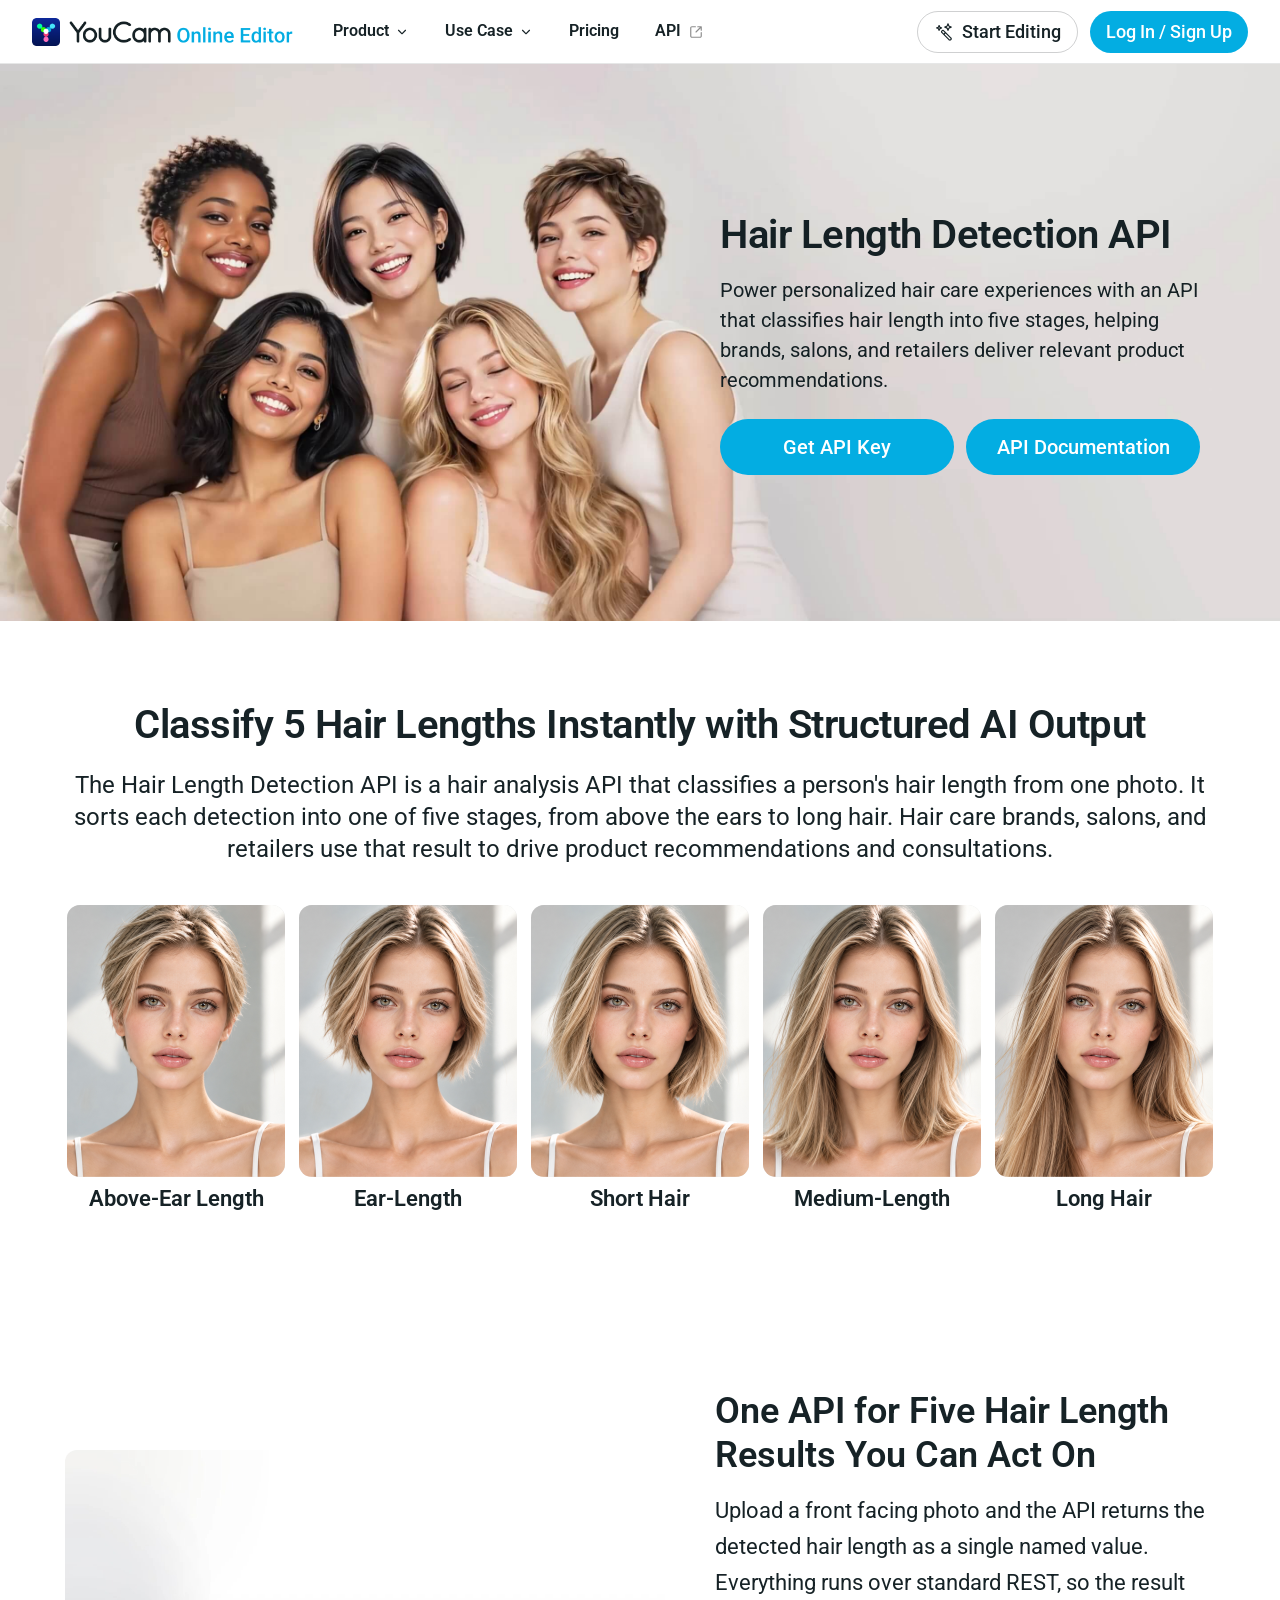
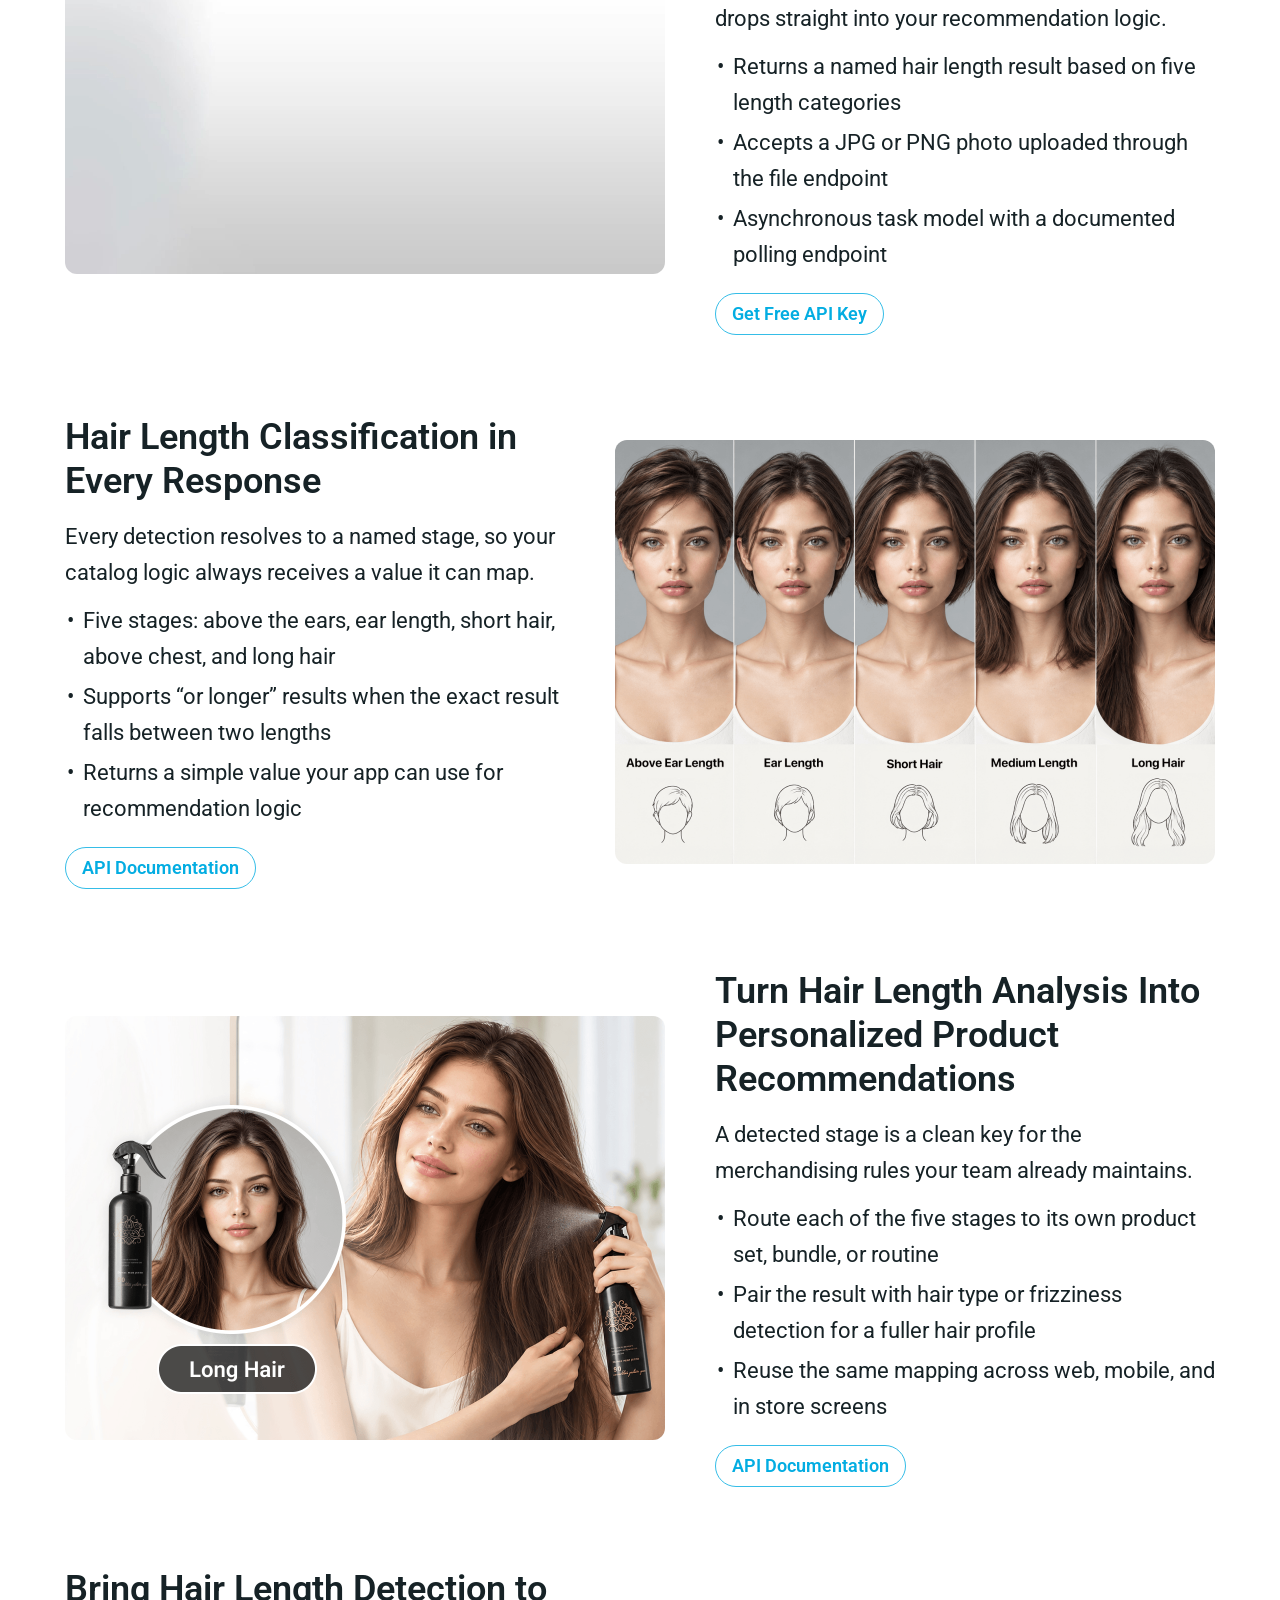
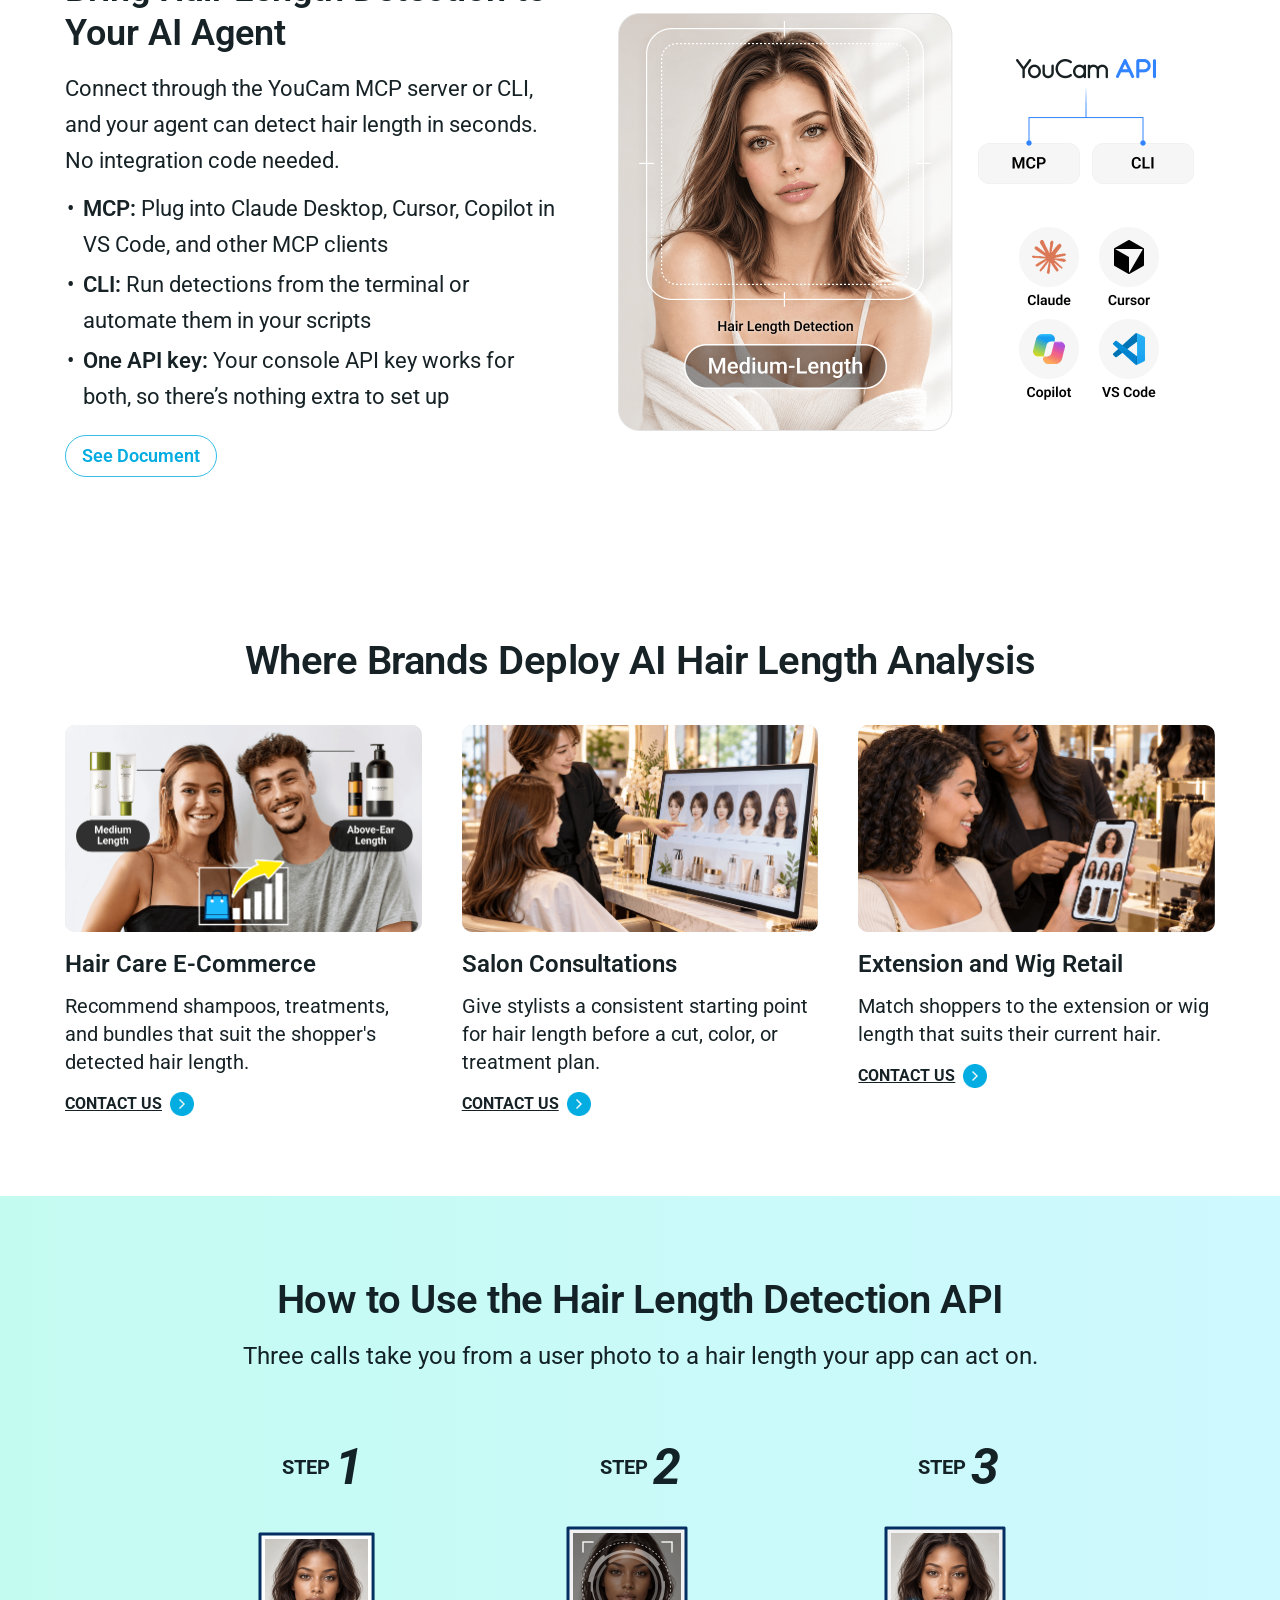
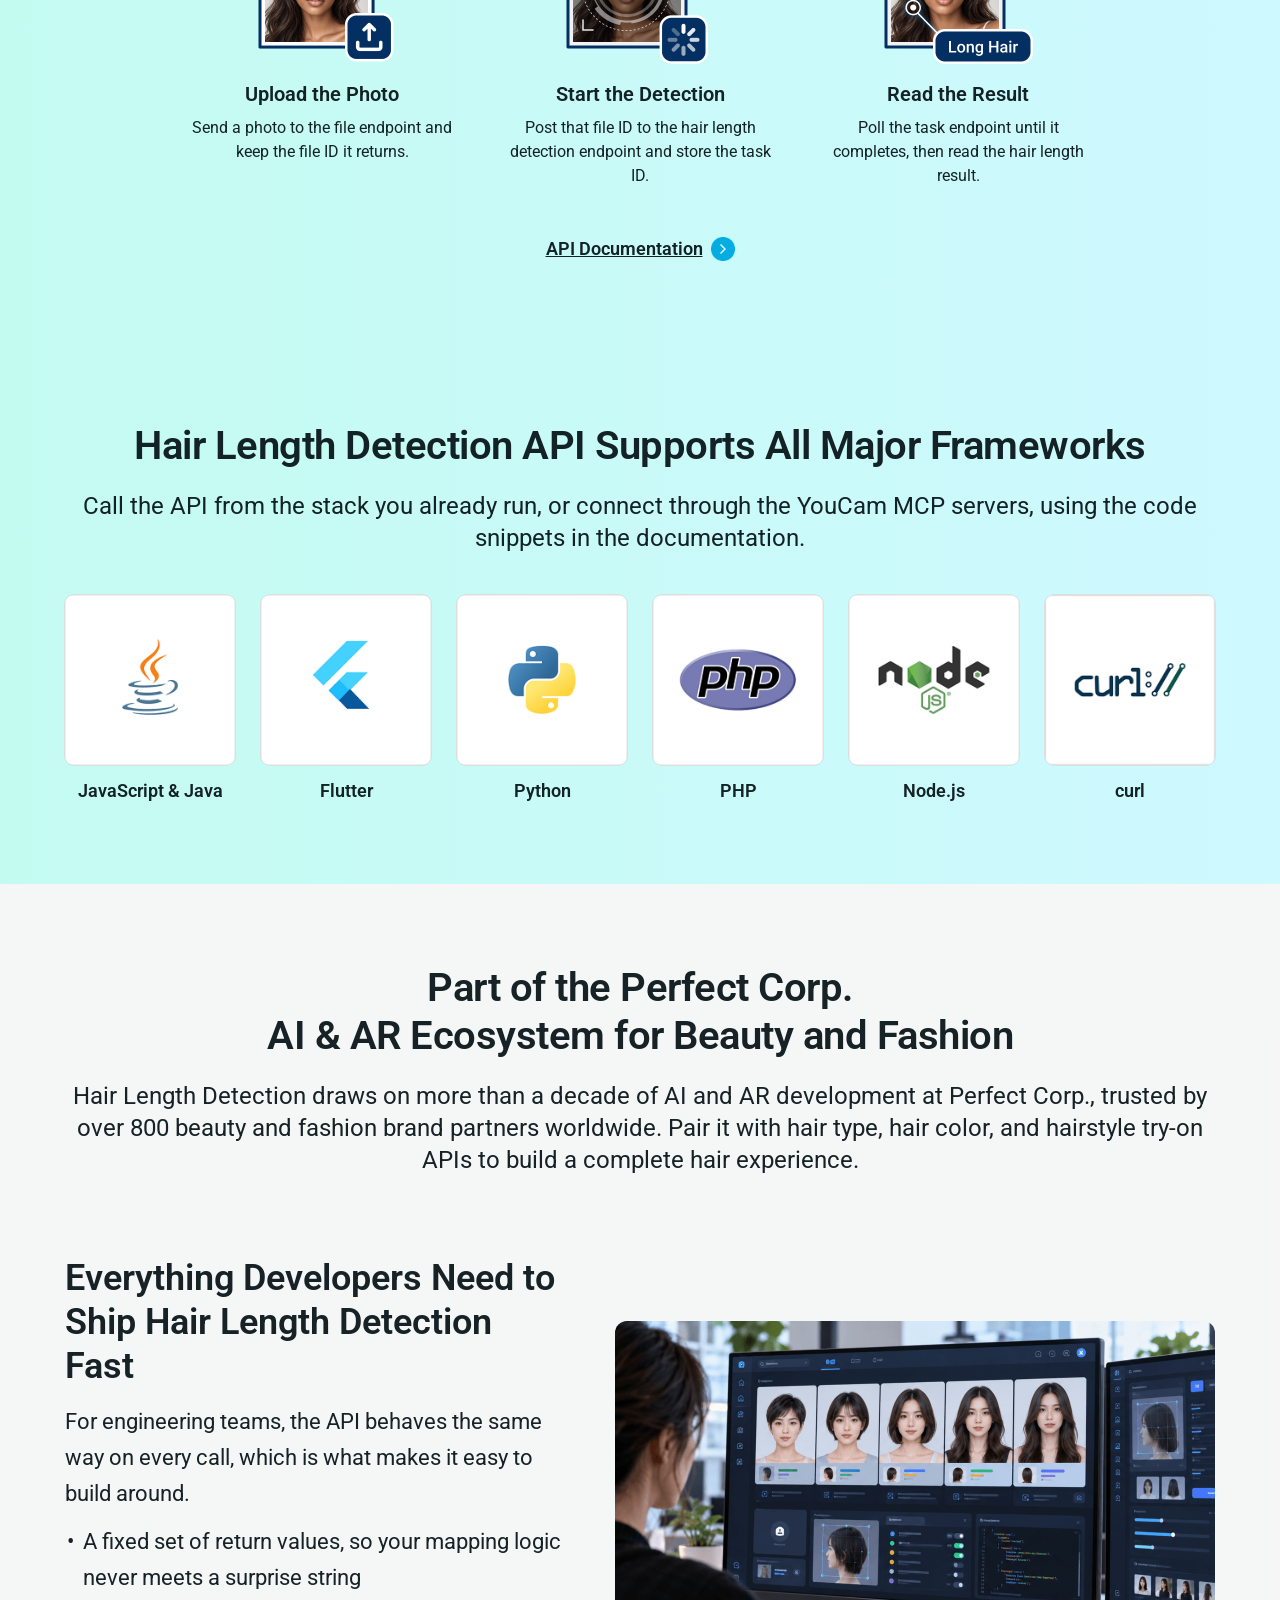
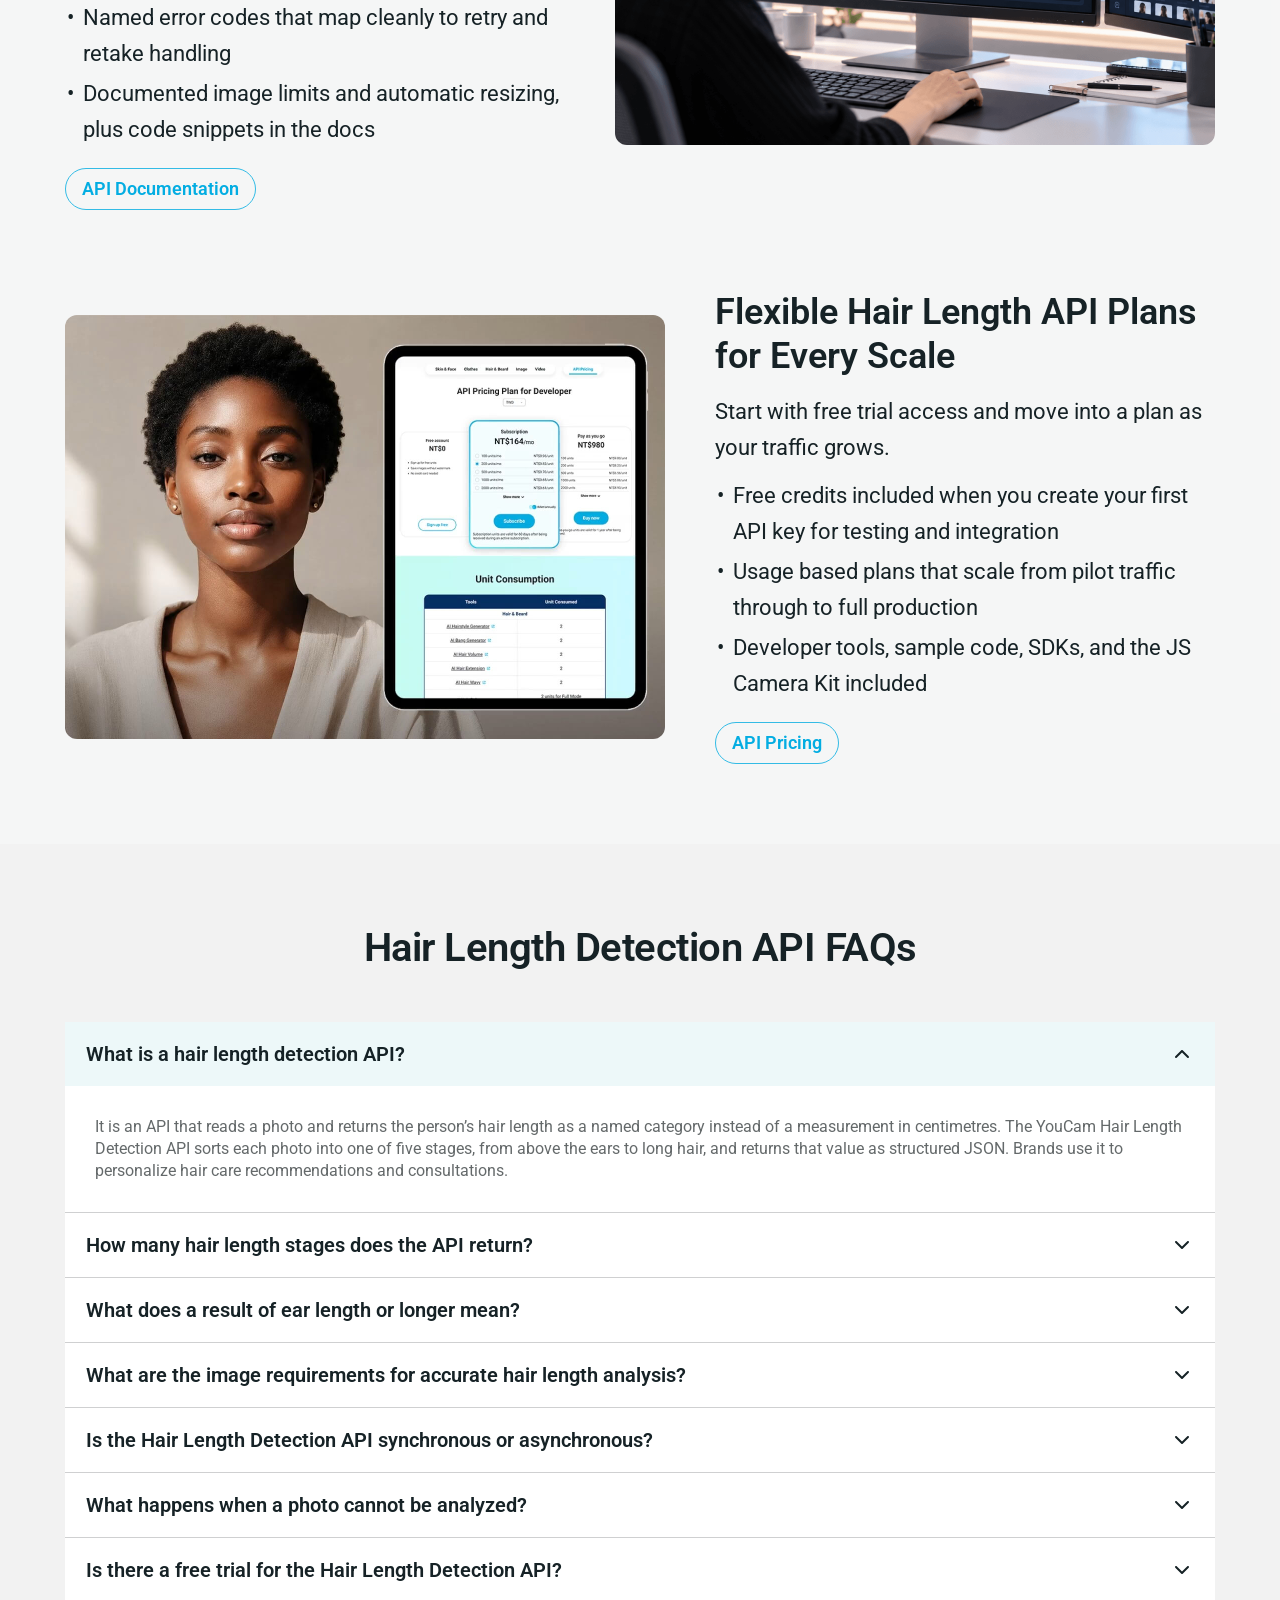
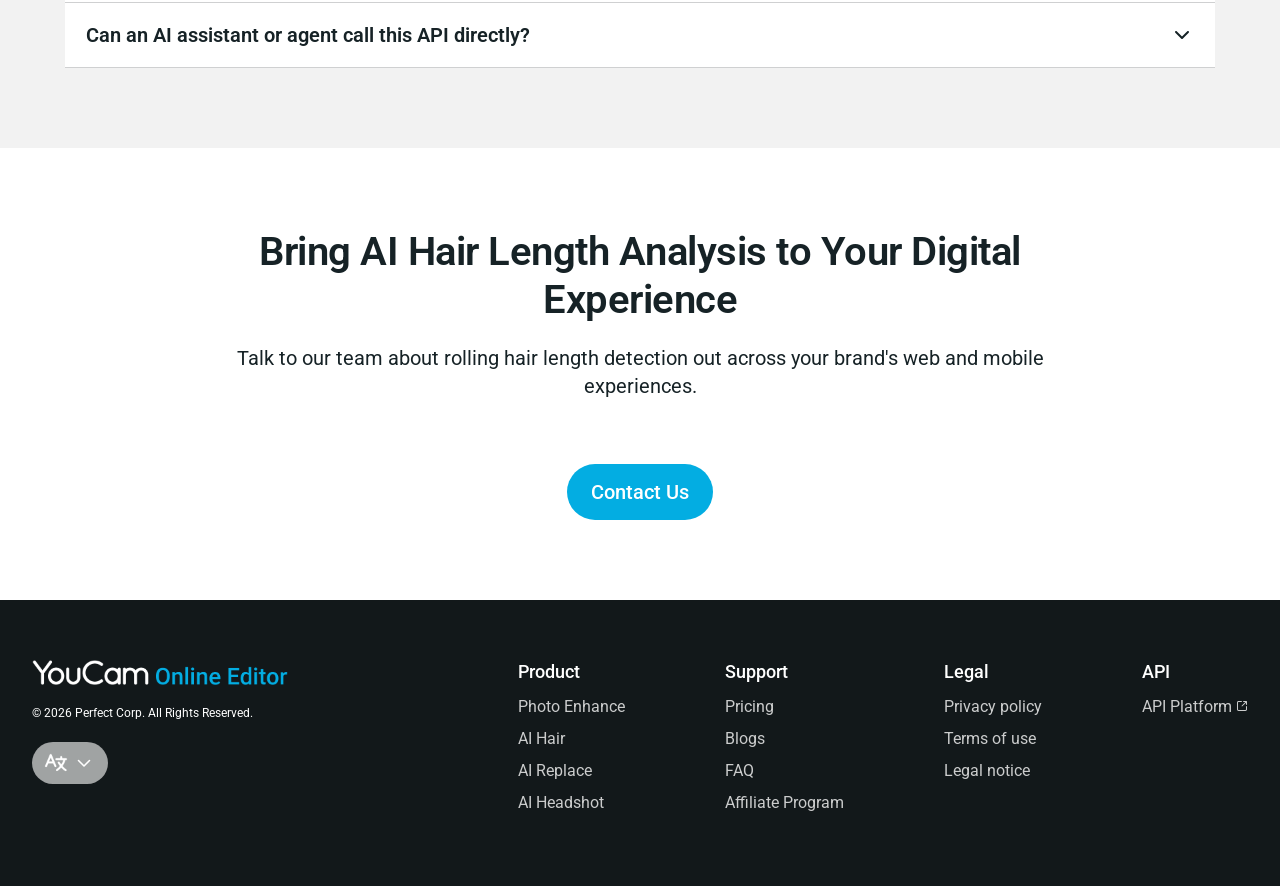
<file: yco/API_Hair_Length_Detection/index.html>
<!DOCTYPE html>
<html lang="en">
<head>
<meta charset="UTF-8">
<meta name="robots" content="noindex,nofollow">
<meta name="viewport" content="width=device-width, initial-scale=1.0">
<title>Hair Length Detection API — YCO</title>
<link rel="preconnect" href="https://fonts.googleapis.com">
<link href="https://fonts.googleapis.com/css2?family=Roboto:ital,wght@0,400;0,500;0,600;0,700;1,400&family=Inter:wght@600&display=swap" rel="stylesheet">
<link rel="stylesheet" href="style.css">
</head>
<body>

<header class="site-header">
  <div class="site-header__left">
    <button class="header-hamburger" id="hamburgerBtn" aria-label="menu"><img src="assets/YCO/icons/mb_nav.png" alt=""></button>
    <a href="#" class="site-header__logo">
      <img class="logo-full" src="assets/YCO/logos/Logo.png" alt="YCO logo">
      <img class="logo-icon-only" src="assets/YCO/logos/Logo symbol.png" alt="YCO logo">
    </a>
    <nav class="main-nav">
      <div class="main-nav__item">
        <a class="main-nav__link" href="#">Product
          <img class="main-nav__chevron main-nav__chevron--close" src="assets/YCO/icons/Icon_close.svg" alt="">
          <img class="main-nav__chevron main-nav__chevron--open" src="assets/YCO/icons/Icon_open.svg" alt="">
        </a>
        <div class="megamenu">
          <div class="megamenu__inner">
            <div class="megamenu__links">
              <div class="megamenu__col megamenu__col--split">
                <div class="megamenu__col-title"><img src="assets/YCO/icons/AI PHOTO EDITING_OL.svg" alt="">AI PHOTO EDITING</div>
                <div class="megamenu__col-links">
                  <div class="megamenu__sublinks">
                    <a class="megamenu__link" href="#">AI Agent <span class="tag-new">NEW</span></a>
                    <a class="megamenu__link" href="#">Photo Enhancer <img class="tag-hot" src="assets/YCO/icons/hot.gif" alt="HOT"></a>
                    <a class="megamenu__link" href="#">Photo Repair <span class="tag-new">NEW</span></a>
                    <a class="megamenu__link" href="#">AI Colorize</a>
                    <a class="megamenu__link" href="#">AI Replace</a>
                    <a class="megamenu__link" href="#">AI Image Extender <img class="tag-hot" src="assets/YCO/icons/hot.gif" alt="HOT"></a>
                    <a class="megamenu__link" href="#">Image Converter</a>
                    <a class="megamenu__link" href="#">Resize</a>
                  </div>
                  <div class="megamenu__sublinks">
                    <a class="megamenu__link" href="#">AI Image Generator <img class="tag-hot" src="assets/YCO/icons/hot.gif" alt="HOT"></a>
                    <a class="megamenu__link" href="#">Object Removal</a>
                    <a class="megamenu__link" href="#">Remove Background <img class="tag-hot" src="assets/YCO/icons/hot.gif" alt="HOT"></a>
                    <a class="megamenu__link" href="#">Effects <span class="tag-new">NEW</span></a>
                    <a class="megamenu__link" href="#">Batch Photo Enhancer</a>
                    <a class="megamenu__link" href="#">Batch Image Converter</a>
                  </div>
                </div>
                <a class="megamenu__all" href="#">All Tools ›</a>
              </div>
              <div class="megamenu__col megamenu__col--split">
                <div class="megamenu__col-title"><img src="assets/YCO/icons/AI PORTRAIT_OL.svg" alt="">AI PORTRAIT</div>
                <div class="megamenu__col-links">
                  <div class="megamenu__sublinks">
                    <a class="megamenu__link" href="#">AI Hairstyle Generator <img class="tag-hot" src="assets/YCO/icons/hot.gif" alt="HOT"></a>
                    <a class="megamenu__link" href="#">Body Reshape <span class="tag-new">NEW</span></a>
                    <a class="megamenu__link" href="#">AI Face Reshape <img class="tag-hot" src="assets/YCO/icons/hot.gif" alt="HOT"></a>
                    <a class="megamenu__link" href="#">AI Face Retouch</a>
                    <a class="megamenu__link" href="#">AI Clothes <img class="tag-hot" src="assets/YCO/icons/hot.gif" alt="HOT"></a>
                    <a class="megamenu__link" href="#">AI Face Swap</a>
                    <a class="megamenu__link" href="#">AI Face Shape Detector</a>
                    <a class="megamenu__link" href="#">AI Makeup Virtual Try On</a>
                  </div>
                  <div class="megamenu__sublinks">
                    <a class="megamenu__link" href="#">AI Hair Color</a>
                    <a class="megamenu__link" href="#">AI Makeup Transfer</a>
                    <a class="megamenu__link" href="#">AI Headshot Generator</a>
                    <a class="megamenu__link" href="#">AI Beard Generator</a>
                    <a class="megamenu__link" href="#">AI Studio Generator</a>
                    <a class="megamenu__link" href="#">AI Avatar Generator</a>
                  </div>
                </div>
                <a class="megamenu__all" href="#">All Tools ›</a>
              </div>
              <div class="megamenu__col">
                <div class="megamenu__col-title"><img src="assets/YCO/icons/AI VIDEO EDITING_OL.svg" alt="">AI VIDEO</div>
                <a class="megamenu__link" href="#">Video Enhancer <img class="tag-hot" src="assets/YCO/icons/hot.gif" alt="HOT"></a>
                <a class="megamenu__link" href="#">Image to Video <img class="tag-hot" src="assets/YCO/icons/hot.gif" alt="HOT"></a>
                <a class="megamenu__link" href="#">Text to Video <span class="tag-new">NEW</span></a>
                <a class="megamenu__link" href="#">Video Object Removal <span class="tag-new">NEW</span></a>
                <a class="megamenu__link" href="#">AI Video Editor <span class="tag-new">NEW</span></a>
                <a class="megamenu__link" href="#">Video Face Swap</a>
                <a class="megamenu__link" href="#">Video Style Transfer</a>
              </div>
            </div>
          </div>
        </div>
      </div>
      <div class="main-nav__item">
        <a class="main-nav__link" href="#">Use Case
          <img class="main-nav__chevron main-nav__chevron--close" src="assets/YCO/icons/Icon_close.svg" alt="">
          <img class="main-nav__chevron main-nav__chevron--open" src="assets/YCO/icons/Icon_open.svg" alt="">
        </a>
        <div class="megamenu">
          <div class="megamenu__inner">
            <div class="megamenu__links">
              <div class="megamenu__col">
                <div class="megamenu__col-title"><img src="assets/YCO/icons/AI PHOTO EDITING_OL.svg" alt="">AI PHOTO EDITING</div>
                <a class="megamenu__link" href="#">Animate Old Photos <img class="tag-hot" src="assets/YCO/icons/hot.gif" alt="HOT"></a>
                <a class="megamenu__link" href="#">Animate Photo</a>
                <a class="megamenu__link" href="#">AI Watermark Remover</a>
                <a class="megamenu__link" href="#">Unblur Image</a>
                <a class="megamenu__link" href="#">Remove People from Photo <img class="tag-hot" src="assets/YCO/icons/hot.gif" alt="HOT"></a>
                <a class="megamenu__all" href="#">All Tools ›</a>
              </div>
              <div class="megamenu__col">
                <div class="megamenu__col-title"><img src="assets/YCO/icons/AI PORTRAIT_OL.svg" alt="">AI PORTRAIT</div>
                <a class="megamenu__link" href="#">Virtual Piercing Filter <img class="tag-hot" src="assets/YCO/icons/hot.gif" alt="HOT"></a>
                <a class="megamenu__link" href="#">AI Polaroid Filter</a>
                <a class="megamenu__link" href="#">AI Outfit Changer <img class="tag-hot" src="assets/YCO/icons/hot.gif" alt="HOT"></a>
                <a class="megamenu__link" href="#">AI Bald Filter</a>
                <a class="megamenu__all" href="#">All Tools ›</a>
              </div>
              <div class="megamenu__col">
                <div class="megamenu__col-title"><img src="assets/YCO/icons/AI VIDEO EDITING_OL.svg" alt="">AI VIDEO</div>
                <a class="megamenu__link" href="#">AI Hug Generator</a>
                <a class="megamenu__link" href="#">AI Dance Generator <img class="tag-hot" src="assets/YCO/icons/hot.gif" alt="HOT"></a>
                <a class="megamenu__link" href="#">AI Fight Generator</a>
                <a class="megamenu__link" href="#">4K AI Video Upscaler <img class="tag-hot" src="assets/YCO/icons/hot.gif" alt="HOT"></a>
                <a class="megamenu__link" href="#">AI Anime Video Filter <img class="tag-hot" src="assets/YCO/icons/hot.gif" alt="HOT"></a>
                <a class="megamenu__link" href="#">AI Fly Generator</a>
                <a class="megamenu__all" href="#">All Tools ›</a>
              </div>
            </div>
          </div>
        </div>
      </div>
      <div class="main-nav__item">
        <a class="main-nav__link" href="#">Pricing</a>
        <div class="pricing-drop">
          <div class="pricing-drop__item"><img class="pricing-drop__check" src="assets/YCO/icons/icon-menu-pricing.svg" alt="">Download without watermark</div>
          <div class="pricing-drop__item"><img class="pricing-drop__check" src="assets/YCO/icons/icon-menu-pricing.svg" alt="">Access to AI Photo Editing Tools</div>
          <div class="pricing-drop__item"><img class="pricing-drop__check" src="assets/YCO/icons/icon-menu-pricing.svg" alt="">Unused credits roll over</div>
          <a class="btn btn-primary" href="#">Get Credits Now</a>
        </div>
      </div>
      <a class="main-nav__link" href="#" target="_blank">API <img class="btn-icon-lead" src="assets/YCO/icons/Icon_open_window.svg" alt="opens in new window"></a>
    </nav>
  </div>
  <div class="site-header__right">
    <button class="header-icon-btn header-icon-btn--premium"><img src="assets/YCO/icons/icon_premium.png" alt="premium"></button>
    <button class="header-icon-btn header-icon-btn--edit"><img src="assets/YCO/icons/icon_editing.png" alt="editing"></button>
    <a class="btn btn-outline" href="#"><img class="btn-icon-lead" src="assets/YCO/icons/dt_icon_editing.svg" alt="">Start Editing</a>
    <a class="btn btn-primary" href="#">Log In / Sign Up</a>
    <a class="btn btn-primary btn-primary--sm" href="#">Sign Up</a>
  </div>
</header>

<div class="mobile-drawer" id="mobileDrawer">
  <div class="mobile-drawer__backdrop" id="drawerBackdrop"></div>
  <div class="mobile-drawer__panel">
    <div class="mobile-drawer__top">
      <button class="mobile-drawer__close" id="drawerClose"><img src="assets/YCO/icons/mb_nav_close.png" alt="close"></button>
      <div class="mobile-drawer__logo">
        <img class="mobile-drawer__logo-badge" src="assets/YCO/logos/Logo symbol.png" alt="">
        <img class="mobile-drawer__logo-word" src="assets/YCO/logos/mb_Logo.png" alt="YCO Online Editor">
      </div>
    </div>
    <a class="mobile-drawer__login" href="#">Log in / Sign up</a>
    <ul class="mobile-drawer__list">
      <li class="mobile-drawer__item" data-submenu="product">Product <svg class="ic-chevron" viewBox="0 0 24 24" fill="none" xmlns="http://www.w3.org/2000/svg" aria-hidden="true"><path d="M9 6l6 6-6 6" stroke="currentColor" stroke-width="1.8" stroke-linecap="round" stroke-linejoin="round"/></svg></li>
      <li class="mobile-drawer__item" data-submenu="usecase">Use Case <svg class="ic-chevron" viewBox="0 0 24 24" fill="none" xmlns="http://www.w3.org/2000/svg" aria-hidden="true"><path d="M9 6l6 6-6 6" stroke="currentColor" stroke-width="1.8" stroke-linecap="round" stroke-linejoin="round"/></svg></li>
      <li class="mobile-drawer__item"><span style="display:flex;align-items:center;gap:8px;"><img src="assets/YCO/icons/icon_premium.png" alt="">Pricing</span></li>
      <li class="mobile-drawer__item">API <img class="mobile-drawer__item-icon--open" src="assets/YCO/icons/Icon_open_window.svg" alt="opens in new window"></li>
    </ul>

    <div class="mobile-submenu" data-submenu-panel="product">
      <div class="mobile-submenu__top">
        <button class="mobile-submenu__back"><svg viewBox="0 0 24 24" fill="none" xmlns="http://www.w3.org/2000/svg" aria-hidden="true"><path d="M15 6l-6 6 6 6" stroke="currentColor" stroke-width="1.8" stroke-linecap="round" stroke-linejoin="round"/></svg></button> Product
      </div>
      <div class="mobile-submenu__body">
        <div class="mobile-submenu__cat"><span class="mobile-submenu__cat-bar"></span>AI PHOTO EDITING</div>
        <a class="mobile-submenu__link" href="#">AI Agent <span class="tag-new">NEW</span></a>
        <a class="mobile-submenu__link" href="#">Photo Enhancer <img class="tag-hot" src="assets/YCO/icons/hot.gif" alt="HOT"></a>
        <a class="mobile-submenu__link" href="#">Photo Repair <span class="tag-new">NEW</span></a>
        <a class="mobile-submenu__link" href="#">AI Colorize</a>
        <a class="mobile-submenu__link" href="#">AI Replace</a>
        <a class="mobile-submenu__link" href="#">AI Image Extender <img class="tag-hot" src="assets/YCO/icons/hot.gif" alt="HOT"></a>
        <a class="mobile-submenu__link" href="#">Image Converter</a>
        <a class="mobile-submenu__link" href="#">Resize</a>
        <a class="mobile-submenu__link" href="#">AI Image Generator <img class="tag-hot" src="assets/YCO/icons/hot.gif" alt="HOT"></a>
        <a class="mobile-submenu__link" href="#">Object Removal</a>
        <a class="mobile-submenu__link" href="#">Remove Background <img class="tag-hot" src="assets/YCO/icons/hot.gif" alt="HOT"></a>
        <a class="mobile-submenu__link" href="#">Effects <span class="tag-new">NEW</span></a>
        <a class="mobile-submenu__link" href="#">Batch Photo Enhancer</a>
        <a class="mobile-submenu__link" href="#">Batch Image Converter</a>
        <a class="mobile-submenu__all" href="#">All Tools ›</a>
        <div class="mobile-submenu__cat"><span class="mobile-submenu__cat-bar"></span>AI PORTRAIT</div>
        <a class="mobile-submenu__link" href="#">AI Hairstyle Generator <img class="tag-hot" src="assets/YCO/icons/hot.gif" alt="HOT"></a>
        <a class="mobile-submenu__link" href="#">Body Reshape <span class="tag-new">NEW</span></a>
        <a class="mobile-submenu__link" href="#">AI Face Reshape <img class="tag-hot" src="assets/YCO/icons/hot.gif" alt="HOT"></a>
        <a class="mobile-submenu__link" href="#">AI Face Retouch</a>
        <a class="mobile-submenu__link" href="#">AI Clothes <img class="tag-hot" src="assets/YCO/icons/hot.gif" alt="HOT"></a>
        <a class="mobile-submenu__link" href="#">AI Face Swap</a>
        <a class="mobile-submenu__link" href="#">AI Face Shape Detector</a>
        <a class="mobile-submenu__link" href="#">AI Makeup Virtual Try On</a>
        <a class="mobile-submenu__link" href="#">AI Hair Color</a>
        <a class="mobile-submenu__link" href="#">AI Makeup Transfer</a>
        <a class="mobile-submenu__link" href="#">AI Headshot Generator</a>
        <a class="mobile-submenu__link" href="#">AI Beard Generator</a>
        <a class="mobile-submenu__link" href="#">AI Studio Generator</a>
        <a class="mobile-submenu__link" href="#">AI Avatar Generator</a>
        <a class="mobile-submenu__all" href="#">All Tools ›</a>
        <div class="mobile-submenu__cat"><span class="mobile-submenu__cat-bar"></span>AI VIDEO</div>
        <a class="mobile-submenu__link" href="#">Video Enhancer <img class="tag-hot" src="assets/YCO/icons/hot.gif" alt="HOT"></a>
        <a class="mobile-submenu__link" href="#">Image to Video <img class="tag-hot" src="assets/YCO/icons/hot.gif" alt="HOT"></a>
        <a class="mobile-submenu__link" href="#">Text to Video <span class="tag-new">NEW</span></a>
        <a class="mobile-submenu__link" href="#">Video Object Removal <span class="tag-new">NEW</span></a>
        <a class="mobile-submenu__link" href="#">AI Video Editor <span class="tag-new">NEW</span></a>
        <a class="mobile-submenu__link" href="#">Video Face Swap</a>
        <a class="mobile-submenu__link" href="#">Video Style Transfer</a>
      </div>
    </div>
    <div class="mobile-submenu" data-submenu-panel="usecase">
      <div class="mobile-submenu__top">
        <button class="mobile-submenu__back"><svg viewBox="0 0 24 24" fill="none" xmlns="http://www.w3.org/2000/svg" aria-hidden="true"><path d="M15 6l-6 6 6 6" stroke="currentColor" stroke-width="1.8" stroke-linecap="round" stroke-linejoin="round"/></svg></button> Use Case
      </div>
      <div class="mobile-submenu__body">
        <div class="mobile-submenu__cat"><span class="mobile-submenu__cat-bar"></span>AI PHOTO EDITING</div>
        <a class="mobile-submenu__link" href="#">Animate Old Photos <img class="tag-hot" src="assets/YCO/icons/hot.gif" alt="HOT"></a>
        <a class="mobile-submenu__link" href="#">Animate Photo</a>
        <a class="mobile-submenu__link" href="#">AI Watermark Remover</a>
        <a class="mobile-submenu__link" href="#">Unblur Image</a>
        <a class="mobile-submenu__link" href="#">Remove People from Photo <img class="tag-hot" src="assets/YCO/icons/hot.gif" alt="HOT"></a>
        <a class="mobile-submenu__all" href="#">All Tools ›</a>
        <div class="mobile-submenu__cat"><span class="mobile-submenu__cat-bar"></span>AI PORTRAIT</div>
        <a class="mobile-submenu__link" href="#">Virtual Piercing Filter <img class="tag-hot" src="assets/YCO/icons/hot.gif" alt="HOT"></a>
        <a class="mobile-submenu__link" href="#">AI Polaroid Filter</a>
        <a class="mobile-submenu__link" href="#">AI Outfit Changer <img class="tag-hot" src="assets/YCO/icons/hot.gif" alt="HOT"></a>
        <a class="mobile-submenu__link" href="#">AI Bald Filter</a>
        <a class="mobile-submenu__all" href="#">All Tools ›</a>
        <div class="mobile-submenu__cat"><span class="mobile-submenu__cat-bar"></span>AI VIDEO</div>
        <a class="mobile-submenu__link" href="#">AI Hug Generator</a>
        <a class="mobile-submenu__link" href="#">AI Dance Generator <img class="tag-hot" src="assets/YCO/icons/hot.gif" alt="HOT"></a>
        <a class="mobile-submenu__link" href="#">AI Fight Generator</a>
        <a class="mobile-submenu__link" href="#">4K AI Video Upscaler <img class="tag-hot" src="assets/YCO/icons/hot.gif" alt="HOT"></a>
        <a class="mobile-submenu__link" href="#">AI Anime Video Filter <img class="tag-hot" src="assets/YCO/icons/hot.gif" alt="HOT"></a>
        <a class="mobile-submenu__link" href="#">AI Fly Generator</a>
        <a class="mobile-submenu__all" href="#">All Tools ›</a>
      </div>
    </div>
  </div>
</div>

<main>

<section class="topbanner" id="topbanner">
  <div class="topbanner__media" id="topbannerMedia">
    <video class="topbanner__video topbanner__video--dt" autoplay loop muted playsinline poster="assets/project/topbanner/dt-Topbanner-Hair_Length-Prototype-0.jpg"><source src="assets/project/topbanner/dt-Topbanner-Hair_Length-Prototype.mp4" type="video/mp4"></video>
    <video class="topbanner__video topbanner__video--pd" autoplay loop muted playsinline poster="assets/project/topbanner/pd-topbanner-hair_length-0.jpg"><source src="assets/project/topbanner/pd-topbanner-hair_length.mp4" type="video/mp4"></video>
    <video class="topbanner__video topbanner__video--mb" autoplay loop muted playsinline poster="assets/project/topbanner/mb-topbanner-hair_length-0.jpg"><source src="assets/project/topbanner/mb-topbanner-hair_length.mp4" type="video/mp4"></video>
  </div>
  <div class="topbanner__content topbanner__content--desktop">
    <div class="topbanner__inner">
      <h1>Hair Length Detection API</h1>
      <p>Power personalized hair care experiences with an API that classifies hair length into five stages, helping brands, salons, and retailers deliver relevant product recommendations.</p>
      <div class="topbanner__cta">
        <a class="btn btn-primary" href="#">Get API Key</a>
        <a class="btn btn-primary" href="#">API Documentation</a>
      </div>
    </div>
  </div>
  <div class="topbanner__content topbanner__content--narrow">
    <div class="topbanner__inner">
      <h1>Hair Length Detection API</h1>
      <p>Power personalized hair care experiences with an API that classifies hair length into five stages, helping brands, salons, and retailers deliver relevant product recommendations.</p>
      <div class="topbanner__cta">
        <a class="btn btn-primary" href="#">Get API Key</a>
        <a class="btn btn-primary" href="#">API Documentation</a>
      </div>
    </div>
  </div>
</section>

<section class="section">
  <div class="container">
    <h2 class="section-title mb-left" style="margin-bottom:20px;">Classify 5 Hair Lengths Instantly with Structured AI Output</h2>
    <p class="intro-text mb-left intro-gap--sm">The Hair Length Detection API is a hair analysis API that classifies a person's hair length from one photo. It sorts each detection into one of five stages, from above the ears to long hair. Hair care brands, salons, and retailers use that result to drive product recommendations and consultations.</p>
    <div class="hairlen">
      <figure class="hairlen__card"><div class="hairlen__media"><img src="assets/project/UseCase/API_hair_length-thumb-01.png" alt="Above-Ear Length"></div><figcaption>Above-Ear Length</figcaption></figure>
      <figure class="hairlen__card"><div class="hairlen__media"><img src="assets/project/UseCase/API_hair_length-thumb-02.png" alt="Ear-Length"></div><figcaption>Ear-Length</figcaption></figure>
      <figure class="hairlen__card"><div class="hairlen__media"><img src="assets/project/UseCase/API_hair_length-thumb-03.png" alt="Short Hair"></div><figcaption>Short Hair</figcaption></figure>
      <figure class="hairlen__card"><div class="hairlen__media"><img src="assets/project/UseCase/API_hair_length-thumb-04.png" alt="Medium-Length"></div><figcaption>Medium-Length</figcaption></figure>
      <figure class="hairlen__card"><div class="hairlen__media"><img src="assets/project/UseCase/API_hair_length-thumb-05.png" alt="Long Hair"></div><figcaption>Long Hair</figcaption></figure>
    </div>
  </div>
</section>

<section class="section">
  <div class="container">

    <div class="zigzag-row">
      <div class="zigzag-row__media"><video autoplay loop muted playsinline poster="assets/project/UseCase/API_hair_length-S01-0.jpg"><source src="assets/project/UseCase/API_hair_length-S01.mp4" type="video/mp4"></video></div>
      <div class="zigzag-row__text">
        <h3>One API for Five Hair Length Results You Can Act On</h3>
        <p>Upload a front facing photo and the API returns the detected hair length as a single named value. Everything runs over standard REST, so the result drops straight into your recommendation logic.</p>
        <ul>
          <li>Returns a named hair length result based on five length categories</li>
          <li>Accepts a JPG or PNG photo uploaded through the file endpoint</li>
          <li>Asynchronous task model with a documented polling endpoint</li>
        </ul>
        <div class="zigzag-row__cta"><a class="btn btn-outline btn-outline--sm" href="#">Get Free API Key</a></div>
      </div>
    </div>

    <div class="zigzag-row zigzag-row--rev">
      <div class="zigzag-row__media"><img src="assets/project/UseCase/API_hair_length-S02.png" alt="Hair Length Classification in Every Response"></div>
      <div class="zigzag-row__text">
        <h3>Hair Length Classification in Every Response</h3>
        <p>Every detection resolves to a named stage, so your catalog logic always receives a value it can map.</p>
        <ul>
          <li>Five stages: above the ears, ear length, short hair, above chest, and long hair</li>
          <li>Supports “or longer” results when the exact result falls between two lengths</li>
          <li>Returns a simple value your app can use for recommendation logic</li>
        </ul>
        <div class="zigzag-row__cta"><a class="btn btn-outline btn-outline--sm" href="#">API Documentation</a></div>
      </div>
    </div>

    <div class="zigzag-row">
      <div class="zigzag-row__media"><img src="assets/project/UseCase/API_hair_length-S03.png" alt="Turn Hair Length Analysis Into Personalized Product Recommendations"></div>
      <div class="zigzag-row__text">
        <h3>Turn Hair Length Analysis Into Personalized Product Recommendations</h3>
        <p>A detected stage is a clean key for the merchandising rules your team already maintains.</p>
        <ul>
          <li>Route each of the five stages to its own product set, bundle, or routine</li>
          <li>Pair the result with hair type or frizziness detection for a fuller hair profile</li>
          <li>Reuse the same mapping across web, mobile, and in store screens</li>
        </ul>
        <div class="zigzag-row__cta"><a class="btn btn-outline btn-outline--sm" href="#">API Documentation</a></div>
      </div>
    </div>

    <div class="zigzag-row zigzag-row--rev">
      <div class="zigzag-row__media"><img src="assets/project/UseCase/API_hair_length-S04.png" alt="Bring Hair Length Detection to Your AI Agent"></div>
      <div class="zigzag-row__text">
        <h3>Bring Hair Length Detection to Your AI Agent</h3>
        <p>Connect through the YouCam MCP server or CLI, and your agent can detect hair length in seconds. No integration code needed.</p>
        <ul>
          <li><strong>MCP:</strong> Plug into Claude Desktop, Cursor, Copilot in VS Code, and other MCP clients</li>
          <li><strong>CLI:</strong> Run detections from the terminal or automate them in your scripts</li>
          <li><strong>One API key:</strong> Your console API key works for both, so there’s nothing extra to set up</li>
        </ul>
        <div class="zigzag-row__cta"><a class="btn btn-outline btn-outline--sm" href="#">See Document</a></div>
      </div>
    </div>

  </div>
</section>

<section class="section">
  <div class="container">
    <h2 class="section-title mb-left" style="margin-bottom:40px;">Where Brands Deploy AI Hair Length Analysis</h2>
    <div class="teamscards">
      <div class="teamscards__card">
        <div class="teamscards__media"><img src="assets/project/UseCase/API_hair_length-S05.png" alt="Hair Care E-Commerce"></div>
        <h3>Hair Care E-Commerce</h3>
        <p>Recommend shampoos, treatments, and bundles that suit the shopper's detected hair length.</p>
        <a class="teamscards__learnmore" href="#">Contact Us<img src="assets/YCO/icons/icon_arrow.png" alt=""></a>
      </div>
      <div class="teamscards__card">
        <div class="teamscards__media"><img src="assets/project/UseCase/API_hair_length-S06.png" alt="Salon Consultations"></div>
        <h3>Salon Consultations</h3>
        <p>Give stylists a consistent starting point for hair length before a cut, color, or treatment plan.</p>
        <a class="teamscards__learnmore" href="#">Contact Us<img src="assets/YCO/icons/icon_arrow.png" alt=""></a>
      </div>
      <div class="teamscards__card">
        <div class="teamscards__media"><img src="assets/project/UseCase/API_hair_length-S07.png" alt="Extension and Wig Retail"></div>
        <h3>Extension and Wig Retail</h3>
        <p>Match shoppers to the extension or wig length that suits their current hair.</p>
        <a class="teamscards__learnmore" href="#">Contact Us<img src="assets/YCO/icons/icon_arrow.png" alt=""></a>
      </div>
    </div>
  </div>
</section>

<section class="section section--step-bg">
  <div class="container container--step">
    <h2 class="section-title step-title step-title--sub">How to Use the Hair Length Detection API</h2>
    <p class="step-subtitle">Three calls take you from a user photo to a hair length your app can act on.</p>
    <div class="step-list">
      <div class="step-item">
        <img class="step-illustration" src="assets/project/UseCase/API_hair_length-ico_step_01.png" alt="Step 1">
        <div class="step-item__body">
          <div class="step-item__label">STEP <b>1</b></div>
          <h4>Upload the Photo</h4>
          <p>Send a photo to the file endpoint and keep the file ID it returns.</p>
        </div>
      </div>
      <div class="step-arrow" aria-hidden="true"><svg width="31" height="23" viewBox="0 0 31 23" fill="none" xmlns="http://www.w3.org/2000/svg"><path d="M31 10.0817L31 4L15.5 16.9183L1.03466e-06 4L7.6882e-07 10.0817L15.5 23L31 10.0817Z" fill="currentColor"/></svg></div>
      <div class="step-item">
        <img class="step-illustration" src="assets/project/UseCase/API_hair_length-ico_step_02.png" alt="Step 2">
        <div class="step-item__body">
          <div class="step-item__label">STEP <b>2</b></div>
          <h4>Start the Detection</h4>
          <p>Post that file ID to the hair length detection endpoint and store the task ID.</p>
        </div>
      </div>
      <div class="step-arrow" aria-hidden="true"><svg width="31" height="23" viewBox="0 0 31 23" fill="none" xmlns="http://www.w3.org/2000/svg"><path d="M31 10.0817L31 4L15.5 16.9183L1.03466e-06 4L7.6882e-07 10.0817L15.5 23L31 10.0817Z" fill="currentColor"/></svg></div>
      <div class="step-item">
        <img class="step-illustration" src="assets/project/UseCase/API_hair_length-ico_step_03.png" alt="Step 3">
        <div class="step-item__body">
          <div class="step-item__label">STEP <b>3</b></div>
          <h4>Read the Result</h4>
          <p>Poll the task endpoint until it completes, then read the hair length result.</p>
        </div>
      </div>
    </div>
    <div class="step-cta"><a class="step-cta__link" href="#">API Documentation<img class="step-cta__icon" src="assets/YCO/icons/icon_arrow.png" alt=""></a></div>
  </div>
</section>

<section class="logowall-section">
  <div class="container container--wide">
    <h2 class="section-title section-title--tight mb-left">Hair Length Detection API Supports All Major Frameworks</h2>
    <p class="intro-text mb-left">Call the API from the stack you already run, or connect through the YouCam MCP servers, using the code snippets in the documentation.</p>
    <div class="logowall">
      <div class="logowall__card"><div class="logowall__media"><img src="assets/YCO/illustrations/img_JavaScript.jpg" alt="JavaScript &amp; Java"></div><div class="logowall__label">JavaScript &amp; Java</div></div>
      <div class="logowall__card"><div class="logowall__media"><img src="assets/YCO/illustrations/img_Flutter.jpg" alt="Flutter"></div><div class="logowall__label">Flutter</div></div>
      <div class="logowall__card"><div class="logowall__media"><img src="assets/YCO/illustrations/img_Python.jpg" alt="Python"></div><div class="logowall__label">Python</div></div>
      <div class="logowall__card"><div class="logowall__media"><img src="assets/YCO/illustrations/img_PHP.jpg" alt="PHP"></div><div class="logowall__label">PHP</div></div>
      <div class="logowall__card"><div class="logowall__media"><img src="assets/YCO/illustrations/img_Node_js.jpg" alt="Node.js"></div><div class="logowall__label">Node.js</div></div>
      <div class="logowall__card"><div class="logowall__media"><img src="assets/YCO/illustrations/img_curl.jpg" alt="curl"></div><div class="logowall__label">curl</div></div>
    </div>
  </div>
</section>

<section class="section section--gray">
  <div class="container">
    <h2 class="section-title mb-left" style="margin-bottom:20px;">Part of the Perfect Corp.<br class="dt-br"> AI &amp; AR Ecosystem for Beauty and Fashion</h2>
    <p class="intro-text mb-left intro-gap">Hair Length Detection draws on more than a decade of AI and AR development at Perfect Corp., trusted by over 800 beauty and fashion brand partners worldwide. Pair it with hair type, hair color, and hairstyle try-on APIs to build a complete hair experience.</p>

    <div class="zigzag-row zigzag-row--rev">
      <div class="zigzag-row__media"><img src="assets/project/UseCase/API_hair_length-S08.png" alt="Everything Developers Need to Ship Hair Length Detection Fast"></div>
      <div class="zigzag-row__text">
        <h3>Everything Developers Need to Ship Hair Length Detection Fast</h3>
        <p>For engineering teams, the API behaves the same way on every call, which is what makes it easy to build around.</p>
        <ul>
          <li>A fixed set of return values, so your mapping logic never meets a surprise string</li>
          <li>Named error codes that map cleanly to retry and retake handling</li>
          <li>Documented image limits and automatic resizing, plus code snippets in the docs</li>
        </ul>
        <div class="zigzag-row__cta"><a class="btn btn-outline btn-outline--sm" href="#">API Documentation</a></div>
      </div>
    </div>

    <div class="zigzag-row">
      <div class="zigzag-row__media"><video autoplay loop muted playsinline poster="assets/project/UseCase/API_hair_length-S09-0.jpg"><source src="assets/project/UseCase/API_hair_length-S09.mp4" type="video/mp4"></video></div>
      <div class="zigzag-row__text">
        <h3>Flexible Hair Length API Plans for Every Scale</h3>
        <p>Start with free trial access and move into a plan as your traffic grows.</p>
        <ul>
          <li>Free credits included when you create your first API key for testing and integration</li>
          <li>Usage based plans that scale from pilot traffic through to full production</li>
          <li>Developer tools, sample code, SDKs, and the JS Camera Kit included</li>
        </ul>
        <div class="zigzag-row__cta"><a class="btn btn-outline btn-outline--sm" href="#">API Pricing</a></div>
      </div>
    </div>

  </div>
</section>

<section class="section faq">
  <div class="container">
    <h2 class="section-title mb-left">Hair Length Detection API FAQs</h2>
    <div class="faq-list" id="faqList">
      <div class="faq-item is-open">
        <button class="faq-item__q"><span>What is a hair length detection API?</span><img src="assets/YCO/icons/Icon_open.svg" alt=""></button>
        <div class="faq-item__a"><p>It is an API that reads a photo and returns the person’s hair length as a named category instead of a measurement in centimetres. The YouCam Hair Length Detection API sorts each photo into one of five stages, from above the ears to long hair, and returns that value as structured JSON. Brands use it to personalize hair care recommendations and consultations.</p></div>
      </div>
      <div class="faq-item">
        <button class="faq-item__q"><span>How many hair length stages does the API return?</span><img src="assets/YCO/icons/Icon_close.svg" alt=""></button>
        <div class="faq-item__a"><p>Five: above the ears, ear length, short hair, above chest, and long hair. The API also returns boundary values, such as ear length or longer, when a length sits on the edge between two stages. Treat those boundary values as a valid result and map them in your recommendation logic like any other.</p></div>
      </div>
      <div class="faq-item">
        <button class="faq-item__q"><span>What does a result of ear length or longer mean?</span><img src="assets/YCO/icons/Icon_close.svg" alt=""></button>
        <div class="faq-item__a"><p>“Ear length or longer” is one of the documented hair length results returned by the API. Your application can treat it as a valid result and map it to the appropriate recommendation logic.</p></div>
      </div>
      <div class="faq-item">
        <button class="faq-item__q"><span>What are the image requirements for accurate hair length analysis?</span><img src="assets/YCO/icons/Icon_close.svg" alt=""></button>
        <div class="faq-item__a"><p>Send a JPG or PNG under 10MB, at least 320px and at most 4096px on each side. The full face must be visible and within 10 degrees of straight forward, with hair worn down and falling over the chest. Images larger than 1080px on either dimension are resized automatically before detection.</p></div>
      </div>
      <div class="faq-item">
        <button class="faq-item__q"><span>Is the Hair Length Detection API synchronous or asynchronous?</span><img src="assets/YCO/icons/Icon_close.svg" alt=""></button>
        <div class="faq-item__a"><p>It is asynchronous. You post the uploaded file to the hair length detection endpoint, receive a task ID, then poll the task endpoint until the status leaves running. Your app can keep the interface responsive while the task completes in the background.</p></div>
      </div>
      <div class="faq-item">
        <button class="faq-item__q"><span>What happens when a photo cannot be analyzed?</span><img src="assets/YCO/icons/Icon_close.svg" alt=""></button>
        <div class="faq-item__a"><p>The API returns a named error code rather than a low confidence result. Codes cover insufficient lighting, an invalid face angle, an invalid or out of boundary face position, a face that is too small, and an image below the minimum size. Map each code to a specific retake prompt so the user knows what to change.</p></div>
      </div>
      <div class="faq-item">
        <button class="faq-item__q"><span>Is there a free trial for the Hair Length Detection API?</span><img src="assets/YCO/icons/Icon_close.svg" alt=""></button>
        <div class="faq-item__a"><p>Yes. Every new API key includes free trial usage so your team can validate the full detection flow before committing to a plan. Plans are usage based and scale from a pilot to full production traffic. See the API Pricing page for the current plans and allowances.</p></div>
      </div>
      <div class="faq-item">
        <button class="faq-item__q"><span>Can an AI assistant or agent call this API directly?</span><img src="assets/YCO/icons/Icon_close.svg" alt=""></button>
        <div class="faq-item__a"><p>Yes. Hair length detection is exposed as the AI_Hair_Length_Detection tool on the YouCam Beauty MCP server, so supported MCP clients can run a detection without building a direct API integration. Claude Desktop, Cursor, and Copilot in VS Code are supported, and the tool authenticates with the same console API key as a Bearer token. See the MCP documentation for setup.</p></div>
      </div>
    </div>
  </div>
</section>

<section class="section cta-end">
  <div class="container">
    <div class="cta-end__text">
      <h2 class="section-title">Bring AI Hair Length Analysis to Your Digital Experience</h2>
      <p>Talk to our team about rolling hair length detection out across your brand's web and mobile experiences.</p>
    </div>
    <a class="btn btn-primary btn-primary--lg" href="#">Contact Us</a>
  </div>
</section>

</main>

<footer class="site-footer">
  <div class="site-footer__inner">
    <div class="site-footer__brand">
      <div class="site-footer__brand-info">
        <img class="site-footer__logo" src="assets/YCO/logos/footer_logo.png" alt="YCO">
        <small id="copyright"></small>
      </div>
      <div class="lang-switch" id="langSwitch">
        <button class="lang-switch__btn" id="langBtn" aria-label="Language: English">
          <img src="assets/YCO/icons/ico_language.png" alt="">
          <svg class="lang-switch__chevron" width="24" height="24" viewBox="0 0 24 24" fill="none" xmlns="http://www.w3.org/2000/svg" aria-hidden="true">
            <path d="M6.5 9.5L12 15L17.5 9.5" stroke="currentColor" stroke-width="1.6" stroke-linecap="round" stroke-linejoin="round"/>
          </svg>
          <span class="visually-hidden">English</span>
        </button>
        <div class="lang-switch__list">
          <button>English</button><button>正體中文</button><button>日本語</button><button>한국어</button>
          <button>Deutsch</button><button>Français</button><button>Español</button><button>简体中文</button>
        </div>
      </div>
    </div>
    <div class="site-footer__cols">
      <div class="site-footer__col">
        <h4>Product</h4>
        <a href="#">Photo Enhance</a><a href="#">AI Hair</a><a href="#">AI Replace</a><a href="#">AI Headshot</a>
      </div>
      <div class="site-footer__col">
        <h4>Support</h4>
        <a href="#">Pricing</a><a href="#">Blogs</a><a href="#">FAQ</a><a href="#">Affiliate Program</a>
      </div>
      <div class="site-footer__col">
        <h4>Legal</h4>
        <a href="#">Privacy policy</a><a href="#">Terms of use</a><a href="#">Legal notice</a>
      </div>
      <div class="site-footer__col">
        <h4>API</h4>
        <a class="site-footer__col-link--icon" href="#" target="_blank">API Platform
          <svg width="12" height="12" viewBox="0 0 12 12" fill="none" xmlns="http://www.w3.org/2000/svg" aria-hidden="true">
            <path d="M1 9.5V2.5C1 2.10218 1.15815 1.72076 1.43945 1.43945C1.72076 1.15815 2.10218 1 2.5 1H5.5C5.77614 1 6 1.22386 6 1.5C6 1.77614 5.77614 2 5.5 2H2.5C2.36739 2 2.24025 2.05272 2.14648 2.14648C2.05272 2.24025 2 2.36739 2 2.5V9.5C2 9.63261 2.05272 9.75975 2.14648 9.85352C2.24025 9.94728 2.36739 10 2.5 10H9.5C9.63261 10 9.75975 9.94728 9.85352 9.85352C9.94728 9.75975 10 9.63261 10 9.5V6.5C10 6.22386 10.2239 6 10.5 6C10.7761 6 11 6.22386 11 6.5V9.5C11 9.89783 10.8419 10.2792 10.5605 10.5605C10.2792 10.8419 9.89783 11 9.5 11H2.5C2.10218 11 1.72076 10.8419 1.43945 10.5605C1.15815 10.2792 1 9.89782 1 9.5ZM11 4.5C11 4.77614 10.7761 5 10.5 5C10.2239 5 10 4.77614 10 4.5V2.70703L6.35352 6.35352C6.15825 6.54878 5.84175 6.54878 5.64648 6.35352C5.45122 6.15825 5.45122 5.84175 5.64648 5.64648L9.29297 2H7.5C7.22386 2 7 1.77614 7 1.5C7 1.22386 7.22386 1 7.5 1H10.5C10.7761 1 11 1.22386 11 1.5V4.5Z" fill="currentColor"/>
          </svg>
        </a>
      </div>
    </div>
  </div>
</footer>

<script src="script.js"></script>
</body>
</html>
</file>
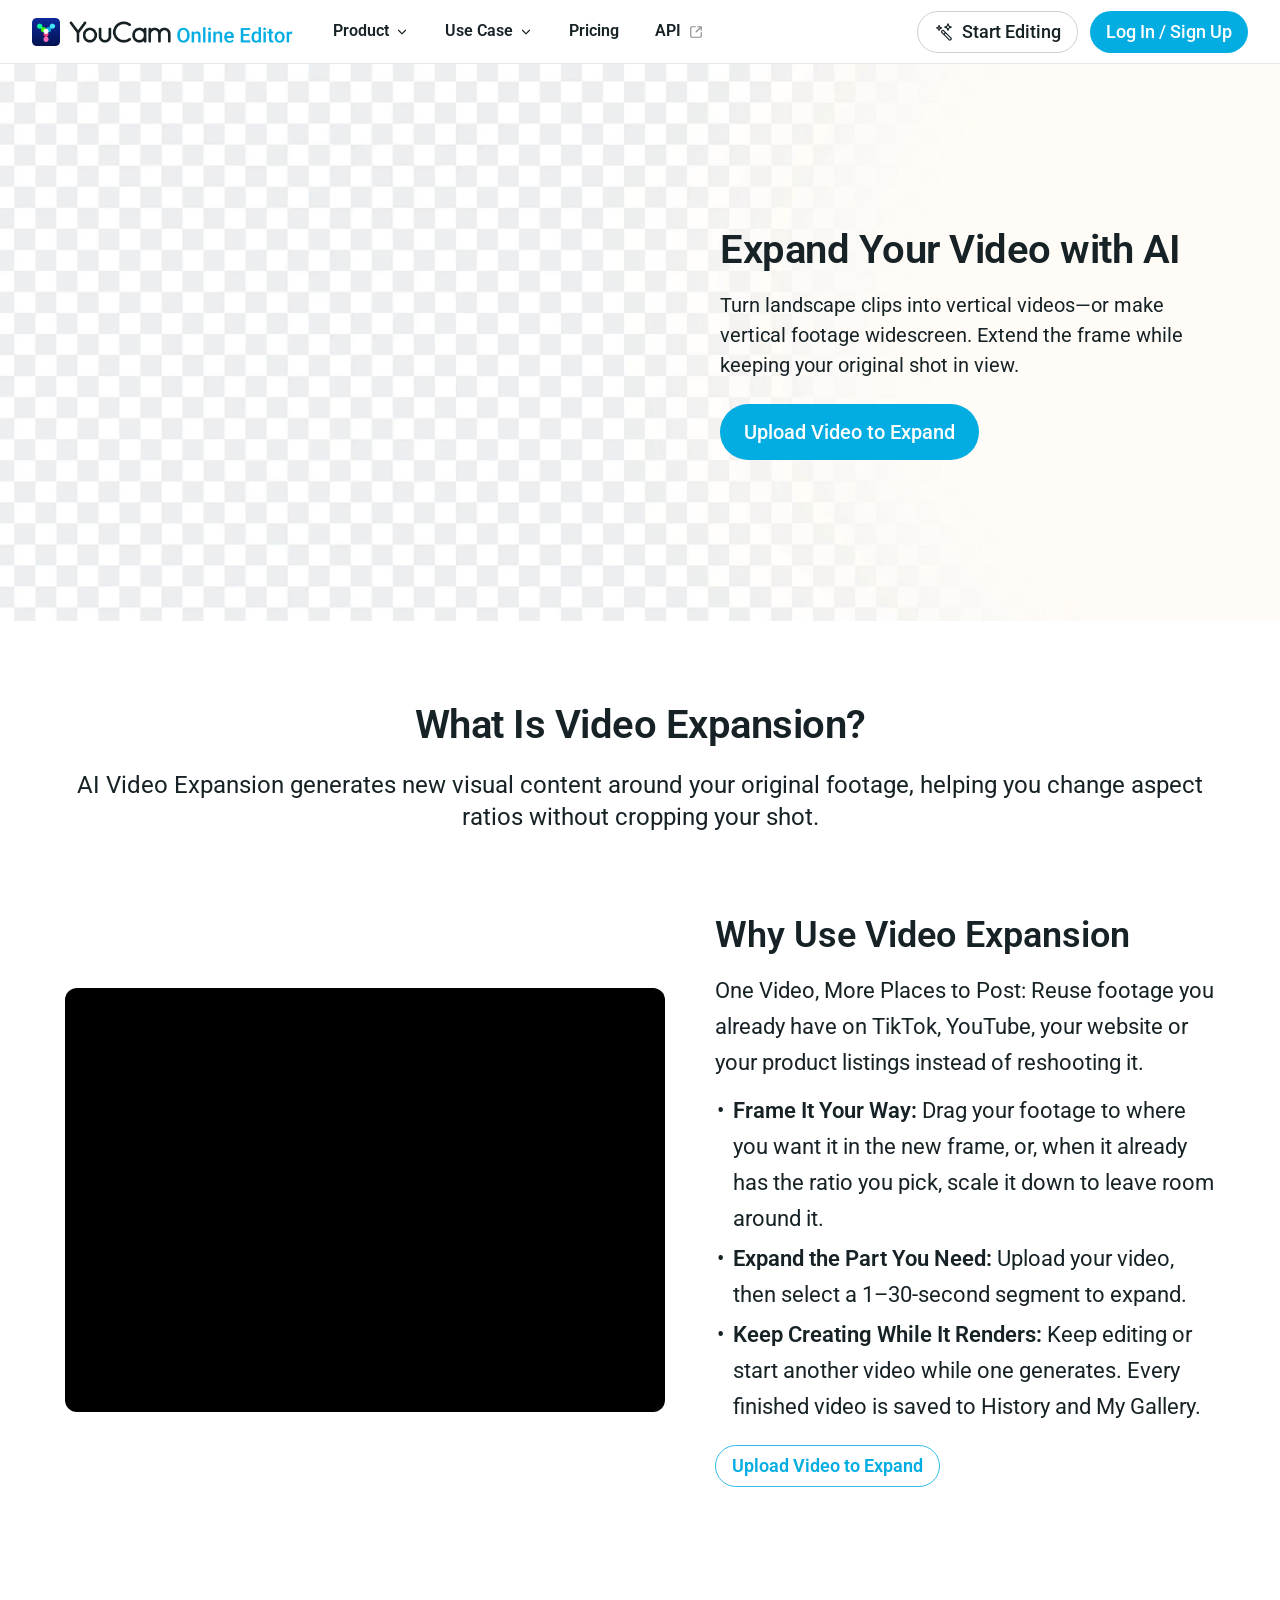
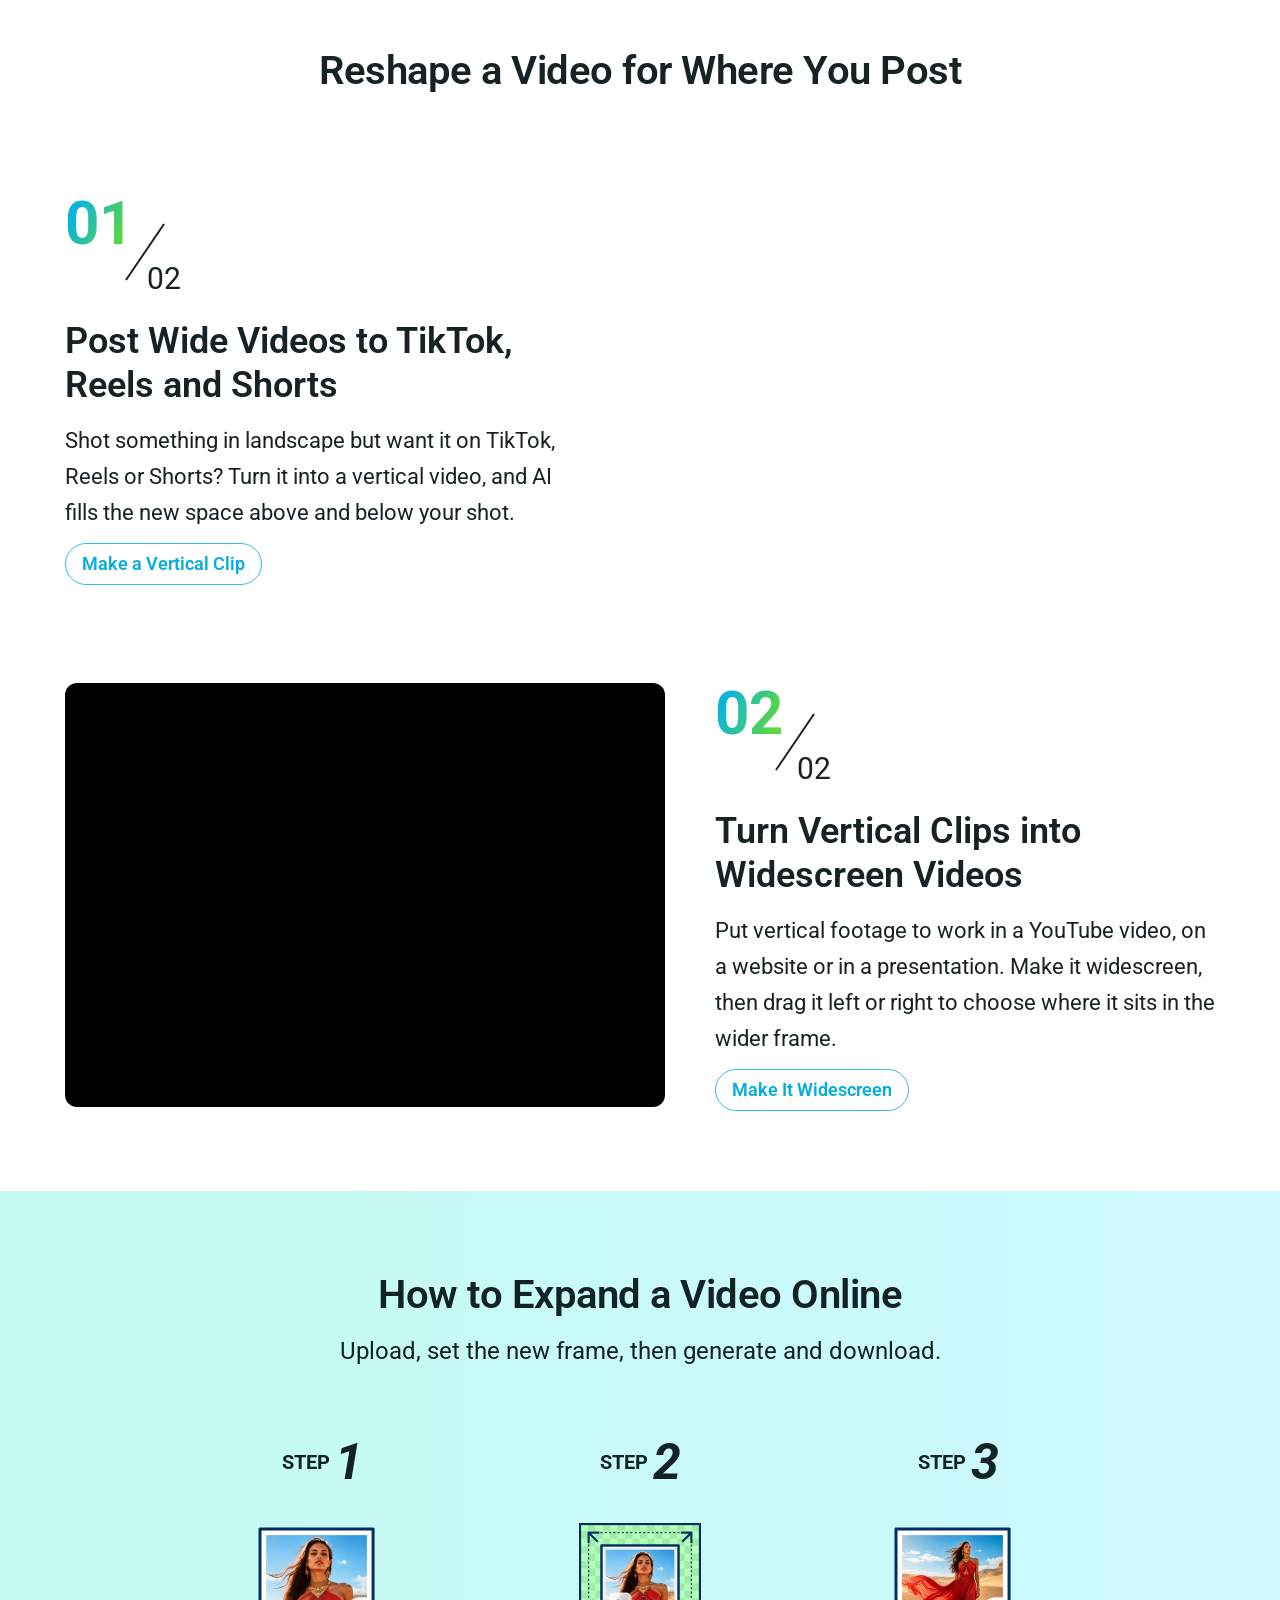
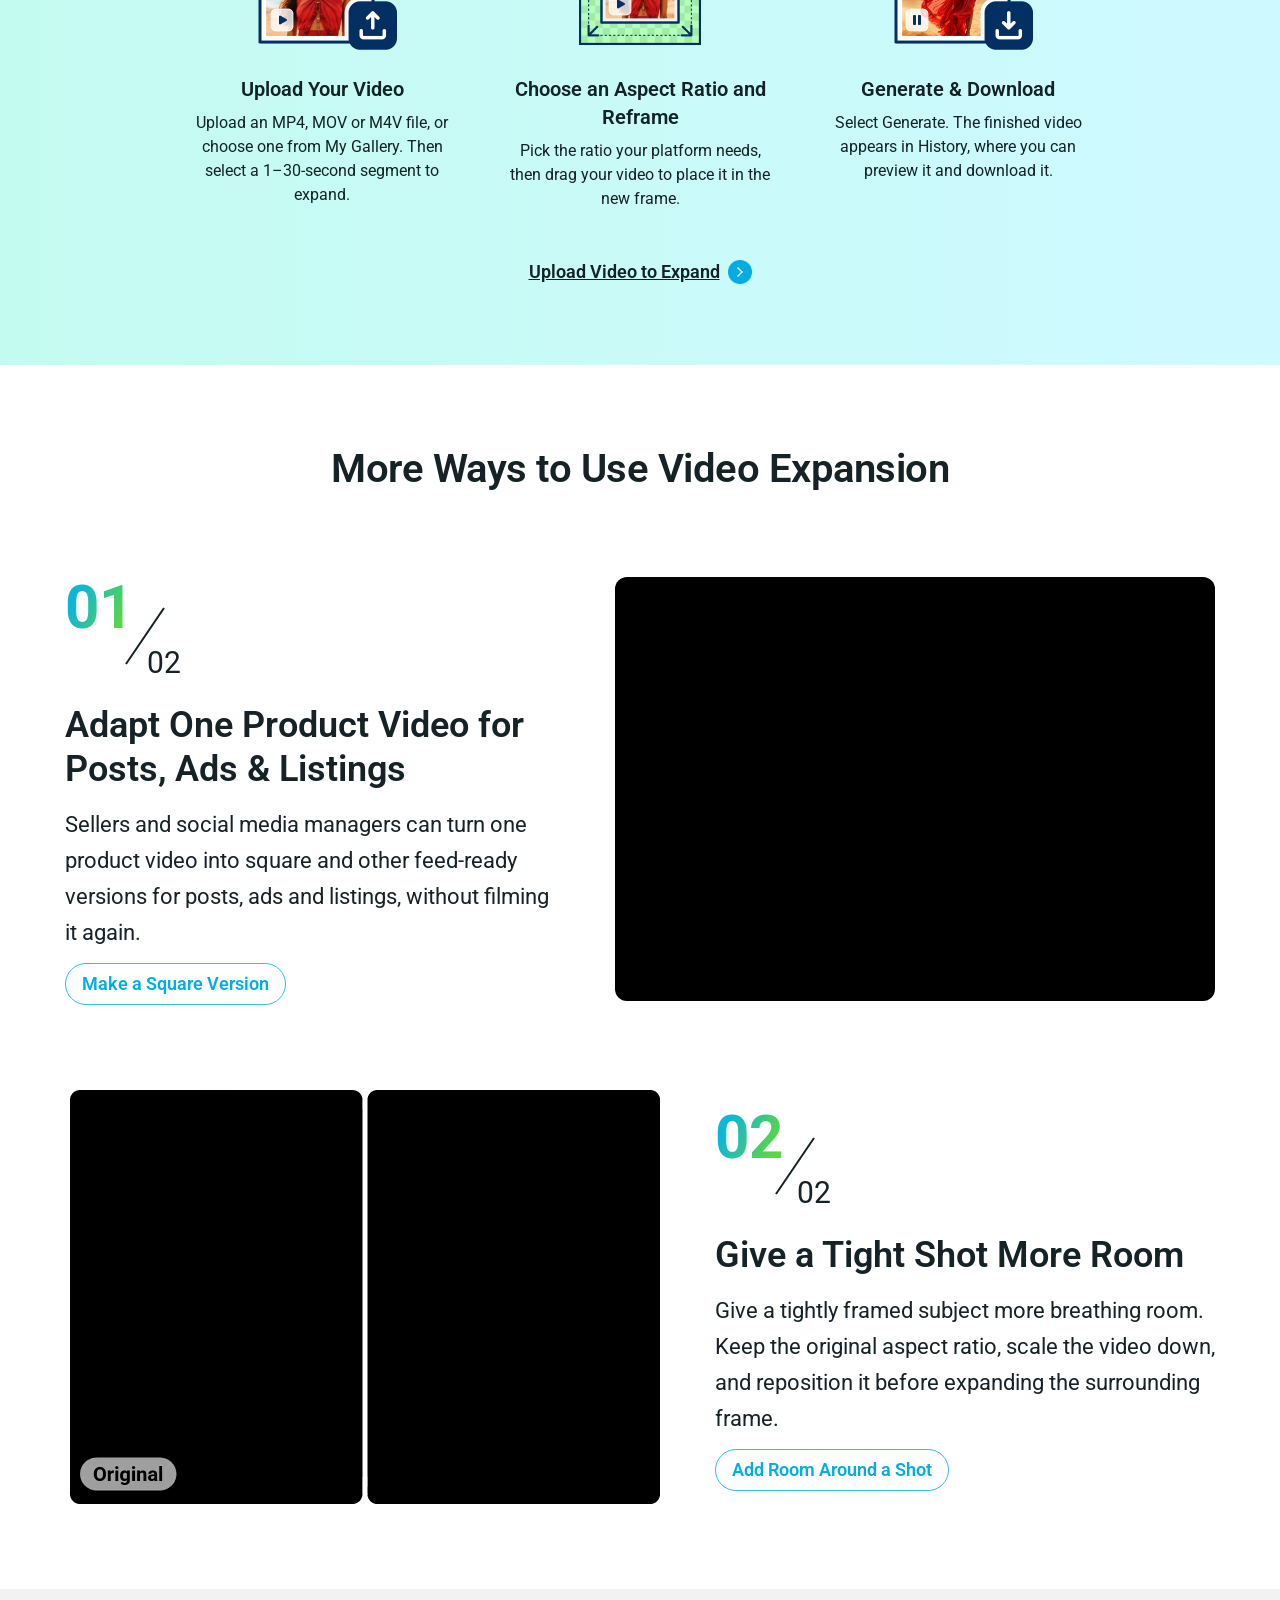
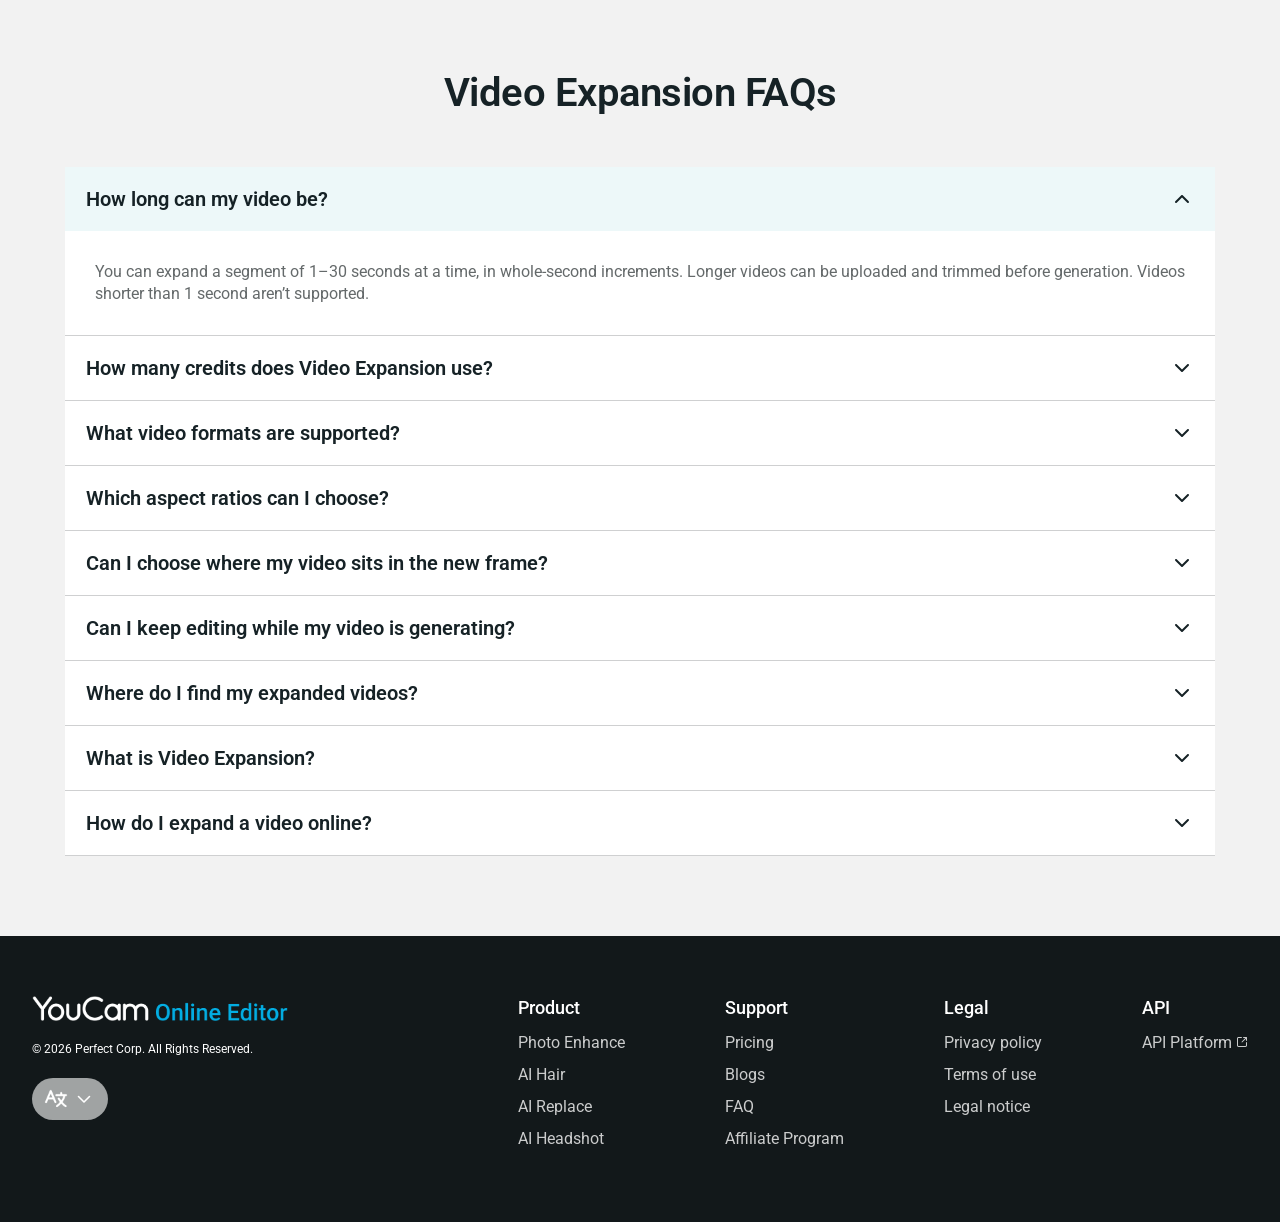
<file: yco/Video_Expension/index.html>
<!DOCTYPE html>
<html lang="en">
<head>
<meta charset="UTF-8">
<meta name="robots" content="noindex,nofollow">
<meta name="viewport" content="width=device-width, initial-scale=1.0">
<title>Video Expansion — YCO</title>
<link rel="preconnect" href="https://fonts.googleapis.com">
<link href="https://fonts.googleapis.com/css2?family=Roboto:ital,wght@0,400;0,500;0,600;0,700;1,400&family=Inter:wght@600&display=swap" rel="stylesheet">
<link rel="stylesheet" href="style.css">
</head>
<body>

<header class="site-header">
  <div class="site-header__left">
    <button class="header-hamburger" id="hamburgerBtn" aria-label="menu"><img src="assets/YCO/icons/mb_nav.png" alt=""></button>
    <a href="#" class="site-header__logo">
      <img class="logo-full" src="assets/YCO/logos/Logo.png" alt="YCO logo">
      <img class="logo-icon-only" src="assets/YCO/logos/Logo symbol.png" alt="YCO logo">
    </a>
    <nav class="main-nav">
      <div class="main-nav__item">
        <a class="main-nav__link" href="#">Product
          <img class="main-nav__chevron main-nav__chevron--close" src="assets/YCO/icons/Icon_close.svg" alt="">
          <img class="main-nav__chevron main-nav__chevron--open" src="assets/YCO/icons/Icon_open.svg" alt="">
        </a>
        <div class="megamenu">
          <div class="megamenu__inner">
            <div class="megamenu__links">
              <div class="megamenu__col megamenu__col--split">
                <div class="megamenu__col-title"><img src="assets/YCO/icons/AI PHOTO EDITING_OL.svg" alt="">AI PHOTO EDITING</div>
                <div class="megamenu__col-links">
                  <div class="megamenu__sublinks">
                    <a class="megamenu__link" href="#">AI Agent <span class="tag-new">NEW</span></a>
                    <a class="megamenu__link" href="#">Photo Enhancer <img class="tag-hot" src="assets/YCO/icons/hot.gif" alt="HOT"></a>
                    <a class="megamenu__link" href="#">Photo Repair <span class="tag-new">NEW</span></a>
                    <a class="megamenu__link" href="#">AI Colorize</a>
                    <a class="megamenu__link" href="#">AI Replace</a>
                    <a class="megamenu__link" href="#">AI Image Extender <img class="tag-hot" src="assets/YCO/icons/hot.gif" alt="HOT"></a>
                    <a class="megamenu__link" href="#">Image Converter</a>
                    <a class="megamenu__link" href="#">Resize</a>
                  </div>
                  <div class="megamenu__sublinks">
                    <a class="megamenu__link" href="#">AI Image Generator <img class="tag-hot" src="assets/YCO/icons/hot.gif" alt="HOT"></a>
                    <a class="megamenu__link" href="#">Object Removal</a>
                    <a class="megamenu__link" href="#">Remove Background <img class="tag-hot" src="assets/YCO/icons/hot.gif" alt="HOT"></a>
                    <a class="megamenu__link" href="#">Effects <span class="tag-new">NEW</span></a>
                    <a class="megamenu__link" href="#">Batch Photo Enhancer</a>
                    <a class="megamenu__link" href="#">Batch Image Converter</a>
                  </div>
                </div>
                <a class="megamenu__all" href="#">All Tools ›</a>
              </div>
              <div class="megamenu__col megamenu__col--split">
                <div class="megamenu__col-title"><img src="assets/YCO/icons/AI PORTRAIT_OL.svg" alt="">AI PORTRAIT</div>
                <div class="megamenu__col-links">
                  <div class="megamenu__sublinks">
                    <a class="megamenu__link" href="#">AI Hairstyle Generator <img class="tag-hot" src="assets/YCO/icons/hot.gif" alt="HOT"></a>
                    <a class="megamenu__link" href="#">Body Reshape <span class="tag-new">NEW</span></a>
                    <a class="megamenu__link" href="#">AI Face Reshape <img class="tag-hot" src="assets/YCO/icons/hot.gif" alt="HOT"></a>
                    <a class="megamenu__link" href="#">AI Face Retouch</a>
                    <a class="megamenu__link" href="#">AI Clothes <img class="tag-hot" src="assets/YCO/icons/hot.gif" alt="HOT"></a>
                    <a class="megamenu__link" href="#">AI Face Swap</a>
                    <a class="megamenu__link" href="#">AI Face Shape Detector</a>
                    <a class="megamenu__link" href="#">AI Makeup Virtual Try On</a>
                  </div>
                  <div class="megamenu__sublinks">
                    <a class="megamenu__link" href="#">AI Hair Color</a>
                    <a class="megamenu__link" href="#">AI Makeup Transfer</a>
                    <a class="megamenu__link" href="#">AI Headshot Generator</a>
                    <a class="megamenu__link" href="#">AI Beard Generator</a>
                    <a class="megamenu__link" href="#">AI Studio Generator</a>
                    <a class="megamenu__link" href="#">AI Avatar Generator</a>
                  </div>
                </div>
                <a class="megamenu__all" href="#">All Tools ›</a>
              </div>
              <div class="megamenu__col">
                <div class="megamenu__col-title"><img src="assets/YCO/icons/AI VIDEO EDITING_OL.svg" alt="">AI VIDEO</div>
                <a class="megamenu__link" href="#">Video Enhancer <img class="tag-hot" src="assets/YCO/icons/hot.gif" alt="HOT"></a>
                <a class="megamenu__link" href="#">Image to Video <img class="tag-hot" src="assets/YCO/icons/hot.gif" alt="HOT"></a>
                <a class="megamenu__link" href="#">Text to Video <span class="tag-new">NEW</span></a>
                <a class="megamenu__link" href="#">Video Object Removal <span class="tag-new">NEW</span></a>
                <a class="megamenu__link" href="#">AI Video Editor <span class="tag-new">NEW</span></a>
                <a class="megamenu__link" href="#">Video Face Swap</a>
                <a class="megamenu__link" href="#">Video Style Transfer</a>
              </div>
            </div>
          </div>
        </div>
      </div>
      <div class="main-nav__item">
        <a class="main-nav__link" href="#">Use Case
          <img class="main-nav__chevron main-nav__chevron--close" src="assets/YCO/icons/Icon_close.svg" alt="">
          <img class="main-nav__chevron main-nav__chevron--open" src="assets/YCO/icons/Icon_open.svg" alt="">
        </a>
        <div class="megamenu">
          <div class="megamenu__inner">
            <div class="megamenu__links">
              <div class="megamenu__col">
                <div class="megamenu__col-title"><img src="assets/YCO/icons/AI PHOTO EDITING_OL.svg" alt="">AI PHOTO EDITING</div>
                <a class="megamenu__link" href="#">Animate Old Photos <img class="tag-hot" src="assets/YCO/icons/hot.gif" alt="HOT"></a>
                <a class="megamenu__link" href="#">Animate Photo</a>
                <a class="megamenu__link" href="#">AI Watermark Remover</a>
                <a class="megamenu__link" href="#">Unblur Image</a>
                <a class="megamenu__link" href="#">Remove People from Photo <img class="tag-hot" src="assets/YCO/icons/hot.gif" alt="HOT"></a>
                <a class="megamenu__all" href="#">All Tools ›</a>
              </div>
              <div class="megamenu__col">
                <div class="megamenu__col-title"><img src="assets/YCO/icons/AI PORTRAIT_OL.svg" alt="">AI PORTRAIT</div>
                <a class="megamenu__link" href="#">Virtual Piercing Filter <img class="tag-hot" src="assets/YCO/icons/hot.gif" alt="HOT"></a>
                <a class="megamenu__link" href="#">AI Polaroid Filter</a>
                <a class="megamenu__link" href="#">AI Outfit Changer <img class="tag-hot" src="assets/YCO/icons/hot.gif" alt="HOT"></a>
                <a class="megamenu__link" href="#">AI Bald Filter</a>
                <a class="megamenu__all" href="#">All Tools ›</a>
              </div>
              <div class="megamenu__col">
                <div class="megamenu__col-title"><img src="assets/YCO/icons/AI VIDEO EDITING_OL.svg" alt="">AI VIDEO</div>
                <a class="megamenu__link" href="#">AI Hug Generator</a>
                <a class="megamenu__link" href="#">AI Dance Generator <img class="tag-hot" src="assets/YCO/icons/hot.gif" alt="HOT"></a>
                <a class="megamenu__link" href="#">AI Fight Generator</a>
                <a class="megamenu__link" href="#">4K AI Video Upscaler <img class="tag-hot" src="assets/YCO/icons/hot.gif" alt="HOT"></a>
                <a class="megamenu__link" href="#">AI Anime Video Filter <img class="tag-hot" src="assets/YCO/icons/hot.gif" alt="HOT"></a>
                <a class="megamenu__link" href="#">AI Fly Generator</a>
                <a class="megamenu__all" href="#">All Tools ›</a>
              </div>
            </div>
          </div>
        </div>
      </div>
      <div class="main-nav__item">
        <a class="main-nav__link" href="#">Pricing</a>
        <div class="pricing-drop">
          <div class="pricing-drop__item"><img class="pricing-drop__check" src="assets/YCO/icons/icon-menu-pricing.svg" alt="">Download without watermark</div>
          <div class="pricing-drop__item"><img class="pricing-drop__check" src="assets/YCO/icons/icon-menu-pricing.svg" alt="">Access to AI Photo Editing Tools</div>
          <div class="pricing-drop__item"><img class="pricing-drop__check" src="assets/YCO/icons/icon-menu-pricing.svg" alt="">Unused credits roll over</div>
          <a class="btn btn-primary" href="#">Get Credits Now</a>
        </div>
      </div>
      <a class="main-nav__link" href="#" target="_blank">API <img class="btn-icon-lead" src="assets/YCO/icons/Icon_open_window.svg" alt="opens in new window"></a>
    </nav>
  </div>
  <div class="site-header__right">
    <button class="header-icon-btn header-icon-btn--premium"><img src="assets/YCO/icons/icon_premium.png" alt="premium"></button>
    <button class="header-icon-btn header-icon-btn--edit"><img src="assets/YCO/icons/icon_editing.png" alt="editing"></button>
    <a class="btn btn-outline" href="#"><img class="btn-icon-lead" src="assets/YCO/icons/dt_icon_editing.svg" alt="">Start Editing</a>
    <a class="btn btn-primary" href="#">Log In / Sign Up</a>
    <a class="btn btn-primary btn-primary--sm" href="#">Sign Up</a>
  </div>
</header>

<div class="mobile-drawer" id="mobileDrawer">
  <div class="mobile-drawer__backdrop" id="drawerBackdrop"></div>
  <div class="mobile-drawer__panel">
    <div class="mobile-drawer__top">
      <button class="mobile-drawer__close" id="drawerClose"><img src="assets/YCO/icons/mb_nav_close.png" alt="close"></button>
      <div class="mobile-drawer__logo">
        <img class="mobile-drawer__logo-badge" src="assets/YCO/logos/Logo symbol.png" alt="">
        <img class="mobile-drawer__logo-word" src="assets/YCO/logos/mb_Logo.png" alt="YCO Online Editor">
      </div>
    </div>
    <a class="mobile-drawer__login" href="#">Log in / Sign up</a>
    <ul class="mobile-drawer__list">
      <li class="mobile-drawer__item" data-submenu="product">Product <svg class="ic-chevron" viewBox="0 0 24 24" fill="none" xmlns="http://www.w3.org/2000/svg" aria-hidden="true"><path d="M9 6l6 6-6 6" stroke="currentColor" stroke-width="1.8" stroke-linecap="round" stroke-linejoin="round"/></svg></li>
      <li class="mobile-drawer__item" data-submenu="usecase">Use Case <svg class="ic-chevron" viewBox="0 0 24 24" fill="none" xmlns="http://www.w3.org/2000/svg" aria-hidden="true"><path d="M9 6l6 6-6 6" stroke="currentColor" stroke-width="1.8" stroke-linecap="round" stroke-linejoin="round"/></svg></li>
      <li class="mobile-drawer__item"><span style="display:flex;align-items:center;gap:8px;"><img src="assets/YCO/icons/icon_premium.png" alt="">Pricing</span></li>
      <li class="mobile-drawer__item">API <img class="mobile-drawer__item-icon--open" src="assets/YCO/icons/Icon_open_window.svg" alt="opens in new window"></li>
    </ul>

    <div class="mobile-submenu" data-submenu-panel="product">
      <div class="mobile-submenu__top">
        <button class="mobile-submenu__back"><svg viewBox="0 0 24 24" fill="none" xmlns="http://www.w3.org/2000/svg" aria-hidden="true"><path d="M15 6l-6 6 6 6" stroke="currentColor" stroke-width="1.8" stroke-linecap="round" stroke-linejoin="round"/></svg></button> Product
      </div>
      <div class="mobile-submenu__body">
        <div class="mobile-submenu__cat"><span class="mobile-submenu__cat-bar"></span>AI PHOTO EDITING</div>
        <a class="mobile-submenu__link" href="#">AI Agent <span class="tag-new">NEW</span></a>
        <a class="mobile-submenu__link" href="#">Photo Enhancer <img class="tag-hot" src="assets/YCO/icons/hot.gif" alt="HOT"></a>
        <a class="mobile-submenu__link" href="#">Photo Repair <span class="tag-new">NEW</span></a>
        <a class="mobile-submenu__link" href="#">AI Colorize</a>
        <a class="mobile-submenu__link" href="#">AI Replace</a>
        <a class="mobile-submenu__link" href="#">AI Image Extender <img class="tag-hot" src="assets/YCO/icons/hot.gif" alt="HOT"></a>
        <a class="mobile-submenu__link" href="#">Image Converter</a>
        <a class="mobile-submenu__link" href="#">Resize</a>
        <a class="mobile-submenu__link" href="#">AI Image Generator <img class="tag-hot" src="assets/YCO/icons/hot.gif" alt="HOT"></a>
        <a class="mobile-submenu__link" href="#">Object Removal</a>
        <a class="mobile-submenu__link" href="#">Remove Background <img class="tag-hot" src="assets/YCO/icons/hot.gif" alt="HOT"></a>
        <a class="mobile-submenu__link" href="#">Effects <span class="tag-new">NEW</span></a>
        <a class="mobile-submenu__link" href="#">Batch Photo Enhancer</a>
        <a class="mobile-submenu__link" href="#">Batch Image Converter</a>
        <a class="mobile-submenu__all" href="#">All Tools ›</a>
        <div class="mobile-submenu__cat"><span class="mobile-submenu__cat-bar"></span>AI PORTRAIT</div>
        <a class="mobile-submenu__link" href="#">AI Hairstyle Generator <img class="tag-hot" src="assets/YCO/icons/hot.gif" alt="HOT"></a>
        <a class="mobile-submenu__link" href="#">Body Reshape <span class="tag-new">NEW</span></a>
        <a class="mobile-submenu__link" href="#">AI Face Reshape <img class="tag-hot" src="assets/YCO/icons/hot.gif" alt="HOT"></a>
        <a class="mobile-submenu__link" href="#">AI Face Retouch</a>
        <a class="mobile-submenu__link" href="#">AI Clothes <img class="tag-hot" src="assets/YCO/icons/hot.gif" alt="HOT"></a>
        <a class="mobile-submenu__link" href="#">AI Face Swap</a>
        <a class="mobile-submenu__link" href="#">AI Face Shape Detector</a>
        <a class="mobile-submenu__link" href="#">AI Makeup Virtual Try On</a>
        <a class="mobile-submenu__link" href="#">AI Hair Color</a>
        <a class="mobile-submenu__link" href="#">AI Makeup Transfer</a>
        <a class="mobile-submenu__link" href="#">AI Headshot Generator</a>
        <a class="mobile-submenu__link" href="#">AI Beard Generator</a>
        <a class="mobile-submenu__link" href="#">AI Studio Generator</a>
        <a class="mobile-submenu__link" href="#">AI Avatar Generator</a>
        <a class="mobile-submenu__all" href="#">All Tools ›</a>
        <div class="mobile-submenu__cat"><span class="mobile-submenu__cat-bar"></span>AI VIDEO</div>
        <a class="mobile-submenu__link" href="#">Video Enhancer <img class="tag-hot" src="assets/YCO/icons/hot.gif" alt="HOT"></a>
        <a class="mobile-submenu__link" href="#">Image to Video <img class="tag-hot" src="assets/YCO/icons/hot.gif" alt="HOT"></a>
        <a class="mobile-submenu__link" href="#">Text to Video <span class="tag-new">NEW</span></a>
        <a class="mobile-submenu__link" href="#">Video Object Removal <span class="tag-new">NEW</span></a>
        <a class="mobile-submenu__link" href="#">AI Video Editor <span class="tag-new">NEW</span></a>
        <a class="mobile-submenu__link" href="#">Video Face Swap</a>
        <a class="mobile-submenu__link" href="#">Video Style Transfer</a>
      </div>
    </div>
    <div class="mobile-submenu" data-submenu-panel="usecase">
      <div class="mobile-submenu__top">
        <button class="mobile-submenu__back"><svg viewBox="0 0 24 24" fill="none" xmlns="http://www.w3.org/2000/svg" aria-hidden="true"><path d="M15 6l-6 6 6 6" stroke="currentColor" stroke-width="1.8" stroke-linecap="round" stroke-linejoin="round"/></svg></button> Use Case
      </div>
      <div class="mobile-submenu__body">
        <div class="mobile-submenu__cat"><span class="mobile-submenu__cat-bar"></span>AI PHOTO EDITING</div>
        <a class="mobile-submenu__link" href="#">Animate Old Photos <img class="tag-hot" src="assets/YCO/icons/hot.gif" alt="HOT"></a>
        <a class="mobile-submenu__link" href="#">Animate Photo</a>
        <a class="mobile-submenu__link" href="#">AI Watermark Remover</a>
        <a class="mobile-submenu__link" href="#">Unblur Image</a>
        <a class="mobile-submenu__link" href="#">Remove People from Photo <img class="tag-hot" src="assets/YCO/icons/hot.gif" alt="HOT"></a>
        <a class="mobile-submenu__all" href="#">All Tools ›</a>
        <div class="mobile-submenu__cat"><span class="mobile-submenu__cat-bar"></span>AI PORTRAIT</div>
        <a class="mobile-submenu__link" href="#">Virtual Piercing Filter <img class="tag-hot" src="assets/YCO/icons/hot.gif" alt="HOT"></a>
        <a class="mobile-submenu__link" href="#">AI Polaroid Filter</a>
        <a class="mobile-submenu__link" href="#">AI Outfit Changer <img class="tag-hot" src="assets/YCO/icons/hot.gif" alt="HOT"></a>
        <a class="mobile-submenu__link" href="#">AI Bald Filter</a>
        <a class="mobile-submenu__all" href="#">All Tools ›</a>
        <div class="mobile-submenu__cat"><span class="mobile-submenu__cat-bar"></span>AI VIDEO</div>
        <a class="mobile-submenu__link" href="#">AI Hug Generator</a>
        <a class="mobile-submenu__link" href="#">AI Dance Generator <img class="tag-hot" src="assets/YCO/icons/hot.gif" alt="HOT"></a>
        <a class="mobile-submenu__link" href="#">AI Fight Generator</a>
        <a class="mobile-submenu__link" href="#">4K AI Video Upscaler <img class="tag-hot" src="assets/YCO/icons/hot.gif" alt="HOT"></a>
        <a class="mobile-submenu__link" href="#">AI Anime Video Filter <img class="tag-hot" src="assets/YCO/icons/hot.gif" alt="HOT"></a>
        <a class="mobile-submenu__link" href="#">AI Fly Generator</a>
        <a class="mobile-submenu__all" href="#">All Tools ›</a>
      </div>
    </div>
  </div>
</div>

<main>

<section class="topbanner" id="topbanner">
  <div class="topbanner__media" id="topbannerMedia">
    <video class="topbanner__video topbanner__video--dt" autoplay loop muted playsinline poster="assets/project/topbanner/Video Expension Topbanner Prototype-0.jpg"><source src="assets/project/topbanner/Video Expension Topbanner Prototype.mp4" type="video/mp4"></video>
    <video class="topbanner__video topbanner__video--pd" autoplay loop muted playsinline poster="assets/project/topbanner/Video Expension_Topbanner_pad.jpg"><source src="assets/project/topbanner/Video Expension_Topbanner_pad.mp4" type="video/mp4"></video>
    <video class="topbanner__video topbanner__video--mb" autoplay loop muted playsinline poster="assets/project/topbanner/Video Expension_Topbanner_mb.jpg"><source src="assets/project/topbanner/Video Expension_Topbanner_mb.mp4" type="video/mp4"></video>
  </div>
  <div class="topbanner__content topbanner__content--desktop">
    <div class="topbanner__inner">
      <h1>Expand Your Video with AI</h1>
      <p>Turn landscape clips into vertical videos—or make vertical footage widescreen. Extend the frame while keeping your original shot in view.</p>
      <div class="topbanner__cta">
        <a class="btn btn-primary" href="#">Upload Video to Expand</a>
      </div>
    </div>
  </div>
  <div class="topbanner__content topbanner__content--narrow">
    <div class="topbanner__inner">
      <h1>Expand Your Video with AI</h1>
      <p>Turn landscape clips into vertical videos—or make vertical footage widescreen. Extend the frame while keeping your original shot in view.</p>
      <div class="topbanner__cta">
        <a class="btn btn-primary" href="#">Upload Video to Expand</a>
      </div>
    </div>
  </div>
</section>

<section class="section section--title">
  <div class="container">
    <h2 class="section-title mb-left" style="margin-bottom:20px;">What Is Video Expansion?</h2>
    <p class="intro-text mb-left">AI Video Expansion generates new visual content around your original footage, helping you change aspect ratios without cropping your shot.</p>
  </div>
</section>

<section class="section">
  <div class="container">
    <div class="zigzag-row">
      <div class="zigzag-row__media"><video autoplay loop muted playsinline poster="assets/project/UseCase/Video Expension_S01-0.jpg"><source src="assets/project/UseCase/Video Expension_S01.mp4" type="video/mp4"></video></div>
      <div class="zigzag-row__text">
        <div class="zigzag-row__body">
          <h3>Why Use Video Expansion</h3>
          <p>One Video, More Places to Post: Reuse footage you already have on TikTok, YouTube, your website or your product listings instead of reshooting it.</p>
          <ul>
            <li><strong>Frame It Your Way:</strong> Drag your footage to where you want it in the new frame, or, when it already has the ratio you pick, scale it down to leave room around it.</li>
            <li><strong>Expand the Part You Need:</strong> Upload your video, then select a 1–30-second segment to expand.</li>
            <li><strong>Keep Creating While It Renders:</strong> Keep editing or start another video while one generates. Every finished video is saved to History and My Gallery.</li>
          </ul>
        </div>
        <div class="zigzag-row__cta"><a class="btn btn-outline btn-outline--sm" href="#">Upload Video to Expand</a></div>
      </div>
    </div>
  </div>
</section>

<section class="section section--title">
  <div class="container">
    <h2 class="section-title mb-left">Reshape a Video for Where You Post</h2>
  </div>
</section>
<section class="section">
  <div class="container">
    <div class="zigzag-row zigzag-row--rev">
      <div class="zigzag-row__media"><video autoplay loop muted playsinline poster="assets/project/UseCase/Video Expension_S02-0.jpg"><source src="assets/project/UseCase/Video Expension_S02.mp4" type="video/mp4"></video></div>
      <div class="zigzag-row__text has-badge">
        <div class="number-badge" role="img" aria-label="01 of 02"><span class="number-badge__big" aria-hidden="true">01</span><svg class="number-badge__slash" viewBox="0 0 40 58" aria-hidden="true" preserveAspectRatio="none"><line x1="1" y1="57" x2="39" y2="1" stroke="currentColor" stroke-width="2" vector-effect="non-scaling-stroke"/></svg><span class="number-badge__small" aria-hidden="true">02</span></div>
        <div class="zigzag-row__body">
          <h3>Post Wide Videos to TikTok, Reels and Shorts</h3>
          <p>Shot something in landscape but want it on TikTok, Reels or Shorts? Turn it into a vertical video, and AI fills the new space above and below your shot.</p>
        </div>
        <div class="zigzag-row__cta"><a class="btn btn-outline btn-outline--sm" href="#">Make a Vertical Clip</a></div>
      </div>
    </div>

    <div class="zigzag-row">
      <div class="zigzag-row__media"><video autoplay loop muted playsinline poster="assets/project/UseCase/Video Expension_S03-0.jpg"><source src="assets/project/UseCase/Video Expension_S03.mp4" type="video/mp4"></video></div>
      <div class="zigzag-row__text has-badge">
        <div class="number-badge" role="img" aria-label="02 of 02"><span class="number-badge__big" aria-hidden="true">02</span><svg class="number-badge__slash" viewBox="0 0 40 58" aria-hidden="true" preserveAspectRatio="none"><line x1="1" y1="57" x2="39" y2="1" stroke="currentColor" stroke-width="2" vector-effect="non-scaling-stroke"/></svg><span class="number-badge__small" aria-hidden="true">02</span></div>
        <div class="zigzag-row__body">
          <h3>Turn Vertical Clips into Widescreen Videos</h3>
          <p>Put vertical footage to work in a YouTube video, on a website or in a presentation. Make it widescreen, then drag it left or right to choose where it sits in the wider frame.</p>
        </div>
        <div class="zigzag-row__cta"><a class="btn btn-outline btn-outline--sm" href="#">Make It Widescreen</a></div>
      </div>
    </div>
  </div>
</section>

<section class="section section--step-bg">
  <div class="container container--step">
    <h2 class="section-title step-title step-title--sub">How to Expand a Video Online</h2>
    <p class="step-subtitle">Upload, set the new frame, then generate and download.</p>
    <div class="step-list">
      <div class="step-item">
        <img class="step-illustration" src="assets/project/UseCase/Video Expension_ico_step_01.png" alt="Step 1">
        <div class="step-item__body">
          <div class="step-item__label">STEP <b>1</b></div>
          <h4>Upload Your Video</h4>
          <p>Upload an MP4, MOV or M4V file, or choose one from My Gallery. Then select a 1–30-second segment to expand.</p>
        </div>
      </div>
      <div class="step-arrow" aria-hidden="true"><svg width="31" height="23" viewBox="0 0 31 23" fill="none" xmlns="http://www.w3.org/2000/svg"><path d="M31 10.0817L31 4L15.5 16.9183L1.03466e-06 4L7.6882e-07 10.0817L15.5 23L31 10.0817Z" fill="currentColor"/></svg></div>
      <div class="step-item">
        <img class="step-illustration" src="assets/project/UseCase/Video Expension_ico_step_02.png" alt="Step 2">
        <div class="step-item__body">
          <div class="step-item__label">STEP <b>2</b></div>
          <h4>Choose an Aspect Ratio and Reframe</h4>
          <p>Pick the ratio your platform needs, then drag your video to place it in the new frame.</p>
        </div>
      </div>
      <div class="step-arrow" aria-hidden="true"><svg width="31" height="23" viewBox="0 0 31 23" fill="none" xmlns="http://www.w3.org/2000/svg"><path d="M31 10.0817L31 4L15.5 16.9183L1.03466e-06 4L7.6882e-07 10.0817L15.5 23L31 10.0817Z" fill="currentColor"/></svg></div>
      <div class="step-item">
        <img class="step-illustration" src="assets/project/UseCase/Video Expension_ico_step_03.png" alt="Step 3">
        <div class="step-item__body">
          <div class="step-item__label">STEP <b>3</b></div>
          <h4>Generate &amp; Download</h4>
          <p>Select Generate. The finished video appears in History, where you can preview it and download it.</p>
        </div>
      </div>
    </div>
    <div class="step-cta"><a class="step-cta__link" href="#">Upload Video to Expand<img class="step-cta__icon" src="assets/YCO/icons/icon_arrow.png" alt=""></a></div>
  </div>
</section>

<section class="section section--title">
  <div class="container">
    <h2 class="section-title mb-left">More Ways to Use Video Expansion</h2>
  </div>
</section>
<section class="section">
  <div class="container">
    <div class="zigzag-row zigzag-row--rev">
      <div class="zigzag-row__media"><video autoplay loop muted playsinline poster="assets/project/UseCase/Video Expension_S04-0.jpg"><source src="assets/project/UseCase/Video Expension_S04.mp4" type="video/mp4"></video></div>
      <div class="zigzag-row__text has-badge">
        <div class="number-badge" role="img" aria-label="01 of 02"><span class="number-badge__big" aria-hidden="true">01</span><svg class="number-badge__slash" viewBox="0 0 40 58" aria-hidden="true" preserveAspectRatio="none"><line x1="1" y1="57" x2="39" y2="1" stroke="currentColor" stroke-width="2" vector-effect="non-scaling-stroke"/></svg><span class="number-badge__small" aria-hidden="true">02</span></div>
        <div class="zigzag-row__body">
          <h3>Adapt One Product Video for Posts, Ads &amp; Listings</h3>
          <p>Sellers and social media managers can turn one product video into square and other feed-ready versions for posts, ads and listings, without filming it again.</p>
        </div>
        <div class="zigzag-row__cta"><a class="btn btn-outline btn-outline--sm" href="#">Make a Square Version</a></div>
      </div>
    </div>

    <div class="zigzag-row">
      <div class="zigzag-row__media"><video autoplay loop muted playsinline poster="assets/project/UseCase/Video Expension_S05-0.jpg"><source src="assets/project/UseCase/Video Expension_S05.mp4" type="video/mp4"></video></div>
      <div class="zigzag-row__text has-badge">
        <div class="number-badge" role="img" aria-label="02 of 02"><span class="number-badge__big" aria-hidden="true">02</span><svg class="number-badge__slash" viewBox="0 0 40 58" aria-hidden="true" preserveAspectRatio="none"><line x1="1" y1="57" x2="39" y2="1" stroke="currentColor" stroke-width="2" vector-effect="non-scaling-stroke"/></svg><span class="number-badge__small" aria-hidden="true">02</span></div>
        <div class="zigzag-row__body">
          <h3>Give a Tight Shot More Room</h3>
          <p>Give a tightly framed subject more breathing room. Keep the original aspect ratio, scale the video down, and reposition it before expanding the surrounding frame.</p>
        </div>
        <div class="zigzag-row__cta"><a class="btn btn-outline btn-outline--sm" href="#">Add Room Around a Shot</a></div>
      </div>
    </div>
  </div>
</section>

<section class="section faq">
  <div class="container">
    <h2 class="section-title mb-left">Video Expansion FAQs</h2>
    <div class="faq-list" id="faqList">
      <div class="faq-item is-open">
        <button class="faq-item__q"><span>How long can my video be?</span><img src="assets/YCO/icons/Icon_open.svg" alt=""></button>
        <div class="faq-item__a"><p>You can expand a segment of 1–30 seconds at a time, in whole-second increments. Longer videos can be uploaded and trimmed before generation. Videos shorter than 1 second aren’t supported.</p></div>
      </div>
      <div class="faq-item">
        <button class="faq-item__q"><span>How many credits does Video Expansion use?</span><img src="assets/YCO/icons/Icon_close.svg" alt=""></button>
        <div class="faq-item__a"><p>One credit per second of the segment you expand, so a 30-second segment uses 30 credits. If a generation fails, its credits are refunded.</p></div>
      </div>
      <div class="faq-item">
        <button class="faq-item__q"><span>What video formats are supported?</span><img src="assets/YCO/icons/Icon_close.svg" alt=""></button>
        <div class="faq-item__a"><p>MP4, MOV and M4V. You can upload a file from your device or pick a video from My Gallery.</p></div>
      </div>
      <div class="faq-item">
        <button class="faq-item__q"><span>Which aspect ratios can I choose?</span><img src="assets/YCO/icons/Icon_close.svg" alt=""></button>
        <div class="faq-item__a"><p>16:9, 9:16, 4:3, 3:4 and 1:1. Once a video is loaded the tool starts on 16:9, and you can pick another ratio before you generate.</p></div>
      </div>
      <div class="faq-item">
        <button class="faq-item__q"><span>Can I choose where my video sits in the new frame?</span><img src="assets/YCO/icons/Icon_close.svg" alt=""></button>
        <div class="faq-item__a"><p>Yes. Drag it inside the frame. If your video already has the ratio you picked, you can also resize it between 50% and 100% of the frame to leave room around it.</p></div>
      </div>
      <div class="faq-item">
        <button class="faq-item__q"><span>Can I keep editing while my video is generating?</span><img src="assets/YCO/icons/Icon_close.svg" alt=""></button>
        <div class="faq-item__a"><p>Yes. Generation runs in the background, so you can keep editing or start another one. A generation cannot be cancelled once it has started.</p></div>
      </div>
      <div class="faq-item">
        <button class="faq-item__q"><span>Where do I find my expanded videos?</span><img src="assets/YCO/icons/Icon_close.svg" alt=""></button>
        <div class="faq-item__a"><p>Each finished video appears in History and is also saved to My Gallery, under the Video tab.</p></div>
      </div>
      <div class="faq-item">
        <button class="faq-item__q"><span>What is Video Expansion?</span><img src="assets/YCO/icons/Icon_close.svg" alt=""></button>
        <div class="faq-item__a"><p>It uses AI to add new picture around your video, so you can change its aspect ratio without cropping the shot.</p></div>
      </div>
      <div class="faq-item">
        <button class="faq-item__q"><span>How do I expand a video online?</span><img src="assets/YCO/icons/Icon_close.svg" alt=""></button>
        <div class="faq-item__a"><p>Upload a video and trim it to the part you want, choose a ratio, drag the video into position, then select Generate. The result appears in History.</p></div>
      </div>
    </div>
  </div>
</section>

</main>

<footer class="site-footer">
  <div class="site-footer__inner">
    <div class="site-footer__brand">
      <div class="site-footer__brand-info">
        <img class="site-footer__logo" src="assets/YCO/logos/footer_logo.png" alt="YCO">
        <small id="copyright"></small>
      </div>
      <div class="lang-switch" id="langSwitch">
        <button class="lang-switch__btn" id="langBtn" aria-label="Language: English">
          <img src="assets/YCO/icons/ico_language.png" alt="">
          <svg class="lang-switch__chevron" width="24" height="24" viewBox="0 0 24 24" fill="none" xmlns="http://www.w3.org/2000/svg" aria-hidden="true">
            <path d="M6.5 9.5L12 15L17.5 9.5" stroke="currentColor" stroke-width="1.6" stroke-linecap="round" stroke-linejoin="round"/>
          </svg>
          <span class="visually-hidden">English</span>
        </button>
        <div class="lang-switch__list">
          <button>English</button><button>正體中文</button><button>日本語</button><button>한국어</button>
          <button>Deutsch</button><button>Français</button><button>Español</button><button>简体中文</button>
        </div>
      </div>
    </div>
    <div class="site-footer__cols">
      <div class="site-footer__col">
        <h4>Product</h4>
        <a href="#">Photo Enhance</a><a href="#">AI Hair</a><a href="#">AI Replace</a><a href="#">AI Headshot</a>
      </div>
      <div class="site-footer__col">
        <h4>Support</h4>
        <a href="#">Pricing</a><a href="#">Blogs</a><a href="#">FAQ</a><a href="#">Affiliate Program</a>
      </div>
      <div class="site-footer__col">
        <h4>Legal</h4>
        <a href="#">Privacy policy</a><a href="#">Terms of use</a><a href="#">Legal notice</a>
      </div>
      <div class="site-footer__col">
        <h4>API</h4>
        <a class="site-footer__col-link--icon" href="#" target="_blank">API Platform
          <svg width="12" height="12" viewBox="0 0 12 12" fill="none" xmlns="http://www.w3.org/2000/svg" aria-hidden="true">
            <path d="M1 9.5V2.5C1 2.10218 1.15815 1.72076 1.43945 1.43945C1.72076 1.15815 2.10218 1 2.5 1H5.5C5.77614 1 6 1.22386 6 1.5C6 1.77614 5.77614 2 5.5 2H2.5C2.36739 2 2.24025 2.05272 2.14648 2.14648C2.05272 2.24025 2 2.36739 2 2.5V9.5C2 9.63261 2.05272 9.75975 2.14648 9.85352C2.24025 9.94728 2.36739 10 2.5 10H9.5C9.63261 10 9.75975 9.94728 9.85352 9.85352C9.94728 9.75975 10 9.63261 10 9.5V6.5C10 6.22386 10.2239 6 10.5 6C10.7761 6 11 6.22386 11 6.5V9.5C11 9.89783 10.8419 10.2792 10.5605 10.5605C10.2792 10.8419 9.89783 11 9.5 11H2.5C2.10218 11 1.72076 10.8419 1.43945 10.5605C1.15815 10.2792 1 9.89782 1 9.5ZM11 4.5C11 4.77614 10.7761 5 10.5 5C10.2239 5 10 4.77614 10 4.5V2.70703L6.35352 6.35352C6.15825 6.54878 5.84175 6.54878 5.64648 6.35352C5.45122 6.15825 5.45122 5.84175 5.64648 5.64648L9.29297 2H7.5C7.22386 2 7 1.77614 7 1.5C7 1.22386 7.22386 1 7.5 1H10.5C10.7761 1 11 1.22386 11 1.5V4.5Z" fill="currentColor"/>
          </svg>
        </a>
      </div>
    </div>
  </div>
</footer>

<script src="script.js"></script>
</body>
</html>
</file>
<file: yco/API_AI_Face_Lift/style.css>
:root{
  --brand: #03ade2;
  --brand-grad: linear-gradient(109deg, #03ade2, #3fd75b);
  --pink: #f23b77;
  --text-strong: rgba(9,22,26,0.95);
  --text-weak: rgba(17,24,26,0.65);
  --text-inverse: #ffffff;
  --text-disabled: rgba(17,24,26,0.2);
  --stroke-strong: rgba(17,24,26,0.2);
  --stroke-weak: rgba(17,24,26,0.1);
  --stroke-focus: rgba(3,173,226,0.2);
  --fill-hover: rgba(17,24,26,0.06);
  --fill-weak: rgba(17,24,26,0.04);
  --fill-press: rgba(17,24,26,0.1);
  --bg-base: #ffffff;
  --footer-bg: #12181a;
  --footer-text: rgba(255,255,255,.78);
  --radius-btn: 32px;
  --radius-card: 20px;
}
*{box-sizing:border-box;}
html,body{margin:0;padding:0;}
body{
  font-family:"Roboto",Arial,sans-serif;
  color:var(--text-strong);
  background:var(--bg-base);
  -webkit-font-smoothing:antialiased;
  line-height:1.4;
}
img{max-width:100%;display:block;}
a{color:inherit;text-decoration:none;}
button{font-family:inherit;cursor:pointer;}
h1,h2,h3,h4,p,ul{margin:0;}
ul{padding:0;list-style:none;}
.container{
  width:calc(100% - 96px);
  max-width:1150px;
  margin:0 auto;
  padding:0;
}
.container--wide{max-width:1166px;}
.container--step{max-width:1128px;}
.section--step-bg{background:linear-gradient(-90deg,#CEF9FF 0%,#C4FBF1 100%);}
@media (max-width:1024px){
  .container{width:100%;max-width:none;padding:0 48px;}
}
@media (max-width:768px){
  .container{padding:0 20px;}
}
.section{padding:80px 0;}
@media (max-width:1024px){ .section{padding:60px 0;} }
@media (max-width:768px){ .section{padding:44px 0;} }
.intro-text{text-align:center;font-size:24px;line-height:32px;color:var(--text-strong);}
@media (max-width:768px){ .intro-text{font-size:17px;line-height:27px;} }
.section-title{
  font-size:40px;line-height:48px;font-weight:600;letter-spacing:-0.5px;text-align:center;
  color:var(--text-strong);
}
@media (max-width:768px){ .section-title{font-size:32px;line-height:40px;letter-spacing:normal;} }
.section--gray{background:var(--fill-weak);}
.intro-text--lg{font-size:24px;line-height:38px;}
@media (max-width:768px){ .intro-text--lg{font-size:17px;line-height:27px;} }
.btn{
  display:inline-flex;align-items:center;justify-content:center;gap:8px;
  border-radius:var(--radius-btn);font-weight:500;white-space:nowrap;
  border:none;transition:background .15s,box-shadow .15s;
}
.btn-primary{
  background:var(--brand);color:var(--text-inverse);
  height:42px;padding:0 16px;font-size:18px;line-height:26px;
}
.btn-primary:hover{background:#039ecb;}
.btn-primary:active{background:#0389b0;}
.btn-primary--lg{height:56px;padding:0 24px;font-size:20px;line-height:28px;}
.btn-outline{
  background:transparent;color:var(--text-strong);
  border:1px solid var(--stroke-strong);
  height:42px;padding:0 16px;font-size:18px;line-height:26px;
}
.btn-outline:hover{background:var(--fill-hover);}
.btn-outline--sm{
  height:42px;padding:0 16px;font-size:18px;line-height:26px;font-weight:600;
  color:var(--brand);border-color:rgba(3,173,226,.8);
}
.btn:focus-visible{outline:3px solid var(--stroke-focus);}
.site-header{
  position:sticky;top:0;z-index:1000;background:#fff;height:64px;
  display:flex;align-items:center;justify-content:space-between;
  padding:0 32px;border-bottom:1px solid var(--stroke-weak);
}
.site-header__left{display:flex;align-items:center;gap:24px;}
.site-header__logo{display:flex;align-items:center;gap:10px;}
.site-header__logo img{height:28px;}
.site-header__logo .logo-icon-only{display:none;}
.main-nav{display:flex;align-items:center;gap:4px;}
.main-nav__item{position:relative;height:64px;display:flex;align-items:center;}
.main-nav__link{
  display:flex;align-items:center;gap:6px;height:40px;padding:0 16px;
  border-radius:32px;font-size:16px;font-weight:600;color:var(--text-strong);
}
.main-nav__link:hover{color:var(--brand);}
.main-nav__chevron{width:14px;height:14px;}
.main-nav__chevron--open{display:none;}
.main-nav__item:hover .main-nav__chevron--close{display:none;}
.main-nav__item:hover .main-nav__chevron--open{display:inline-block;}
.megamenu{
  position:fixed;top:64px;left:0;right:0;background:#fff;
  border-bottom:1px solid var(--stroke-weak);
  display:none;padding:32px 0;
  transition:opacity .4s;
}
.main-nav__item:hover .megamenu{display:block;}
.megamenu__inner{
  width:max-content;max-width:calc(100vw - 48px);margin:0 auto;display:flex;gap:0;
}
.megamenu__links{display:flex;gap:0;}
.megamenu__col{flex:0 0 300px;padding:0 24px;border-left:1px solid var(--stroke-weak);min-width:0;}
.megamenu__col:first-child{border-left:none;}
.megamenu__col--split{flex:0 0 500px;}
.megamenu__col-title{display:flex;align-items:center;gap:10px;font-size:18px;line-height:26px;font-weight:600;color:var(--text-strong);padding:4px 16px 12px;}
.megamenu__col-title img{width:20px;height:20px;}
.megamenu__col-links{display:flex;gap:0;min-width:0;}
.megamenu__col-links .megamenu__sublinks{flex:1;min-width:0;}
.megamenu__link{display:block;padding:8px 16px;border-radius:8px;font-size:16px;line-height:24px;color:var(--text-strong);white-space:normal;}
.megamenu__link:hover{background:var(--fill-hover);}
.tag-new{background:var(--pink);color:#fff;font-weight:700;font-size:12px;letter-spacing:0.5px;border-radius:11px;padding:2px 6px;margin-left:6px;}
.tag-hot{height:16px;width:auto;display:inline-block;vertical-align:middle;margin-left:6px;}
.megamenu__all{display:block;padding:12px 16px 0;color:var(--text-weak);text-decoration:underline;font-size:14px;line-height:20px;font-weight:600;}
@media (max-width:1445px){
  .megamenu{overflow-x:auto;}
  .megamenu__inner{max-width:none;}
}
.pricing-drop{
  position:absolute;top:100%;left:0;background:#fff;border-radius:24px;
  box-shadow:0 0 10px rgba(0,0,0,.25);width:332px;padding:20px;display:none;z-index:10;
}
.main-nav__item:hover .pricing-drop{display:block;}
.pricing-drop__item{display:flex;align-items:center;gap:8px;font-size:18px;color:var(--text-strong);margin-bottom:10px;}
.pricing-drop__check{width:18px;height:18px;flex:0 0 18px;}
.pricing-drop .btn-primary{width:100%;margin-top:4px;}
.site-header__right{display:flex;align-items:center;gap:12px;}
.header-hamburger,.header-icon-btn{display:none;}
.btn-primary--sm{display:none;} 
.btn-icon-lead{width:20px;height:20px;flex:0 0 20px;}
.main-nav__link .btn-icon-lead{width:14px;height:14px;flex:0 0 14px;margin-left:2px;}
.header-icon-btn{width:32px;height:32px;border:none;background:none;padding:0;display:none;}
.header-icon-btn img{width:32px;height:32px;display:block;}
@media (max-width:1200px){
  .main-nav{gap:0;}
  .site-header__right .btn-outline{display:none;}
  .header-icon-btn--edit{display:flex;}
  .site-header__logo .logo-full{display:none;}
  .site-header__logo .logo-icon-only{display:block;height:32px;}
}
@media (max-width:1024px){
  .site-header{padding:0 16px;}
  .main-nav{display:none;}
  .site-header__right .btn-outline,.site-header__right .btn-primary{display:none;}
  .site-header__logo .logo-full{display:none;}
  .site-header__logo .logo-icon-only{display:block;height:32px;}
  .header-hamburger{
    display:flex;width:24px;height:24px;align-items:center;justify-content:center;
    border:none;background:none;padding:0;
  }
  .header-hamburger img{width:24px;height:24px;}
  .header-icon-btn--edit{display:flex;}
  .header-icon-btn--premium{display:none;}
  .site-header__left{gap:16px;}
  .site-header__right{gap:10px;}
  .site-header__right .btn-primary--sm{display:inline-flex;height:32px;padding:0 12px;font-size:14px;}
}
@media (max-width:768px){
  .site-header{padding:0 16px;}
  .header-icon-btn--premium{display:flex;}
}
.mobile-drawer{
  position:fixed;inset:0;z-index:2000;display:none;
}
.mobile-drawer.is-open{display:block;}
.mobile-drawer__backdrop{position:absolute;inset:0;background:rgba(0,0,0,.45);}
.mobile-drawer__panel{
  position:absolute;top:0;left:0;bottom:0;width:88%;max-width:360px;background:#fff;
  display:flex;flex-direction:column;transform:translateX(-100%);
  transition:transform .3s ease;
}
.mobile-drawer.is-open .mobile-drawer__panel{transform:translateX(0);}
.mobile-drawer__top{display:flex;align-items:center;gap:12px;height:64px;padding:0 16px;border-bottom:1px solid var(--stroke-weak);}
.mobile-drawer__close{border:none;background:none;padding:0;width:24px;height:24px;flex:0 0 24px;display:flex;align-items:center;justify-content:center;}
.mobile-drawer__close img{width:24px;height:24px;display:block;}
.mobile-drawer__logo{display:flex;align-items:center;gap:12px;}
.mobile-drawer__logo-badge{width:32px;height:32px;display:block;}
.mobile-drawer__logo-word{height:37px;width:auto;display:block;}
.mobile-drawer__login{margin:16px;height:42px;border-radius:32px;border:1px solid var(--brand);color:var(--brand);
  display:flex;align-items:center;justify-content:center;gap:8px;font-size:18px;line-height:26px;font-weight:600;}
.mobile-drawer__list{flex:1;overflow-y:auto;}
.mobile-drawer__item{display:flex;align-items:center;justify-content:space-between;height:54px;padding:0 12px;border-bottom:1px solid var(--stroke-weak);font-size:18px;line-height:24px;font-weight:600;color:var(--text-strong);}
.mobile-drawer__item:last-child{border-bottom:none;}
.mobile-drawer__item img{width:24px;height:24px;}
.mobile-drawer__item img.mobile-drawer__item-icon--open{width:18px;height:18px;}
.mobile-drawer__item .ic-chevron{width:24px;height:24px;color:var(--text-strong);flex:0 0 24px;}
.mobile-submenu{position:absolute;inset:0;background:#fff;display:none;flex-direction:column;}
.mobile-submenu.is-open{display:flex;}
.mobile-submenu__top{display:flex;align-items:center;gap:12px;padding:16px;border-bottom:1px solid var(--stroke-weak);font-size:20px;line-height:28px;font-weight:600;color:var(--text-strong);}
.mobile-submenu__back{border:none;background:none;padding:0;width:24px;height:24px;flex:0 0 24px;color:var(--text-strong);}
.mobile-submenu__back svg{width:24px;height:24px;display:block;}
.mobile-submenu__body{flex:1;overflow-y:auto;padding:8px 0;}
.mobile-submenu__cat{display:flex;align-items:center;gap:8px;padding:16px 16px 4px;font-size:18px;line-height:26px;font-weight:600;color:var(--text-strong);margin:8px 0 0 0;}
.mobile-submenu__cat-bar{width:4px;height:16px;border-radius:2px;background:var(--brand);flex:0 0 4px;display:block;}
.mobile-submenu__link{display:block;padding:8px 16px;font-size:16px;line-height:24px;color:var(--text-strong);}
.mobile-submenu__all{display:block;padding:8px 16px 16px;color:var(--text-weak);text-decoration:underline;font-size:14px;line-height:20px;font-weight:600;}
.topbanner{
  position:relative;width:100%;overflow:hidden;
  background:#EDF8F9;
}
.topbanner__media{position:relative;overflow:hidden;}
.topbanner__video{position:absolute;inset:0;width:100%;height:100%;object-fit:cover;display:none;}
.topbanner__video--dt{display:block;}
@media (max-width:1024px){
  .topbanner__video--dt{display:none;}
  .topbanner__video--pd{display:block;}
}
@media (max-width:768px){
  .topbanner__video--pd{display:none;}
  .topbanner__video--mb{display:block;}
}
.topbanner__content--desktop{display:none;}
.topbanner__content--narrow{display:none;}
.topbanner__inner{max-width:440px;}
.topbanner__inner h1{font-size:40px;line-height:48px;font-weight:600;letter-spacing:-.5px;margin-bottom:16px;}
.topbanner__inner p{font-size:20px;line-height:30px;color:var(--text-strong);margin-bottom:24px;}
.topbanner__cta{display:flex;gap:12px;flex-wrap:wrap;}
.topbanner__cta .btn{flex:1;}
@media (min-width:769px){
  .topbanner__cta .btn{height:56px;padding:0 24px;font-size:20px;line-height:28px;}
}
@media (min-width:1025px){
  .topbanner__media{aspect-ratio:2880/1254;width:100%;min-height:544px;}
  .topbanner__content--desktop{
    display:flex;position:absolute;top:0;bottom:0;right:0;width:50%;
    align-items:center;justify-content:center;padding:0 60px;
    background:transparent;z-index:2;
  }
  .topbanner__content--desktop .topbanner__inner{max-width:480px;width:100%;}
}
@media (max-width:1024px){
  .topbanner__media{aspect-ratio:1640/970;width:100%;}
  .topbanner__content--narrow{
    display:block;position:relative;width:100%;padding:40px 48px 48px;background:#EDF8F9;
  }
  .topbanner__content--narrow .topbanner__inner{max-width:600px;margin:0 auto;text-align:left;}
}
@media (max-width:768px){
  .topbanner__media{aspect-ratio:828/584;}
  .topbanner__content--narrow{padding:28px 20px 32px;}
  .topbanner__inner h1{font-size:32px;line-height:40px;}
  .topbanner__inner p{font-size:18px;line-height:26px;-webkit-line-clamp:3;}
  .topbanner__cta{flex-direction:column;}
  .topbanner__cta .btn{width:100%;flex:none;}
}
.zigzag-row{
  display:flex;align-items:center;gap:50px;margin-bottom:80px;
}
.zigzag-row:last-child{margin-bottom:0;}
.zigzag-row--rev{flex-direction:row-reverse;}
.zigzag-row__media{flex:1 1 auto;min-width:0;max-width:600px;position:relative;border-radius:12px;overflow:hidden;aspect-ratio:600/424;}
.zigzag-row__media img,.zigzag-row__media video{width:100%;height:100%;object-fit:cover;display:block;}
.zigzag-row__text{flex:0 0 500px;min-width:0;}
.zigzag-row__text h3{font-size:36px;line-height:44px;font-weight:600;color:var(--text-strong);margin-bottom:16px;}
.zigzag-row__text p{font-size:22px;line-height:36px;color:var(--text-strong);margin-bottom:12px;}
.zigzag-row__text ul{margin-bottom:20px;}
.zigzag-row__text ul li{font-size:22px;line-height:36px;color:var(--text-strong);padding-left:18px;position:relative;margin-bottom:4px;}
.zigzag-row__text ul.zz-list--spaced li{margin-bottom:20px;}
.zigzag-row__text ul li strong{font-weight:600;}
.zigzag-row__text ul li::before{content:"•";position:absolute;left:2px;color:var(--text-strong);}
.section--gray .zigzag-row:last-child{margin-bottom:0;}
.suite-section .section-title{margin-bottom:20px;}
.suite-section .intro-text{margin-bottom:40px;}
.suite{display:grid;grid-template-columns:repeat(4,1fr);gap:20px;}
.suite__item{display:flex;flex-direction:column;gap:16px;min-width:0;}
.suite__media{width:100%;aspect-ratio:1;background:#e0e0e0;overflow:hidden;}
.suite__media video,.suite__media img{width:100%;height:100%;object-fit:cover;display:block;}
.suite__item h3{font-size:32px;line-height:40px;font-weight:600;color:var(--text-strong);}
.suite__item p{font-size:20px;line-height:28px;color:var(--text-strong);}
.suite__item p strong{font-weight:600;}
@media (max-width:1024px){
  .suite{gap:16px;}
  .suite__item h3{font-size:20px;line-height:28px;}
  .suite__item p{font-size:16px;line-height:24px;}
}
@media (max-width:768px){
  .suite{grid-template-columns:repeat(2,1fr);gap:40px 14px;}
  .suite__item{gap:12px;}
  .suite__media{border-radius:6px;}
  .suite__item h3{font-size:20px;line-height:28px;}
  .suite__item p{font-size:16px;line-height:24px;}
}
.zz-ba{position:relative;width:100%;height:100%;}
.zz-ba__img{position:absolute;inset:0;width:100%;height:100%;object-fit:cover;}
.zz-ba__img--before{clip-path:inset(0 0 0 50%);}
.zz-ba__handle{position:absolute;top:0;bottom:0;left:50%;width:6.5%;margin-left:-3.25%;cursor:ew-resize;}
.zz-ba__handle-img{position:absolute;top:0;left:50%;transform:translateX(-50%);height:100%;width:auto;max-width:none;pointer-events:none;}
@media (max-width:1024px){
  .zigzag-row{gap:25px;}
  .zigzag-row__media{flex:1 1 auto;min-width:0;max-width:none;}
  .zigzag-row__text{flex:0 0 316px;min-width:0;max-width:none;}
  .zigzag-row__text h3{font-size:32px;line-height:40px;}
  .zigzag-row__text p{font-size:20px;line-height:28px;}
  .zigzag-row__text ul li{font-size:20px;line-height:28px;}
}
@media (max-width:768px){
  .zigzag-row,.zigzag-row--rev{flex-direction:column;align-items:stretch;gap:0;margin-bottom:48px;}
  .zigzag-row__media,.zigzag-row__text{width:100%;flex-basis:auto;}
  .zigzag-row__media{margin-bottom:20px;}
  .zigzag-row__text h3{font-size:32px;line-height:40px;}
  .zigzag-row__text p{font-size:18px;line-height:26px;}
  .zigzag-row__text ul li{font-size:18px;line-height:26px;}
  .zigzag-row__text .zigzag-row__cta{display:flex;gap:10px;}
  .zigzag-row__text .zigzag-row__cta .btn{flex:1;}
}
.step-title{margin-bottom:60px;}
@media (max-width:768px){ .step-title{margin-bottom:40px;} }
.step-subtitle{text-align:center;color:var(--text-strong);font-size:24px;line-height:38px;font-weight:400;margin:16px 0 60px;}
@media (max-width:768px){ .step-subtitle{font-size:18px;line-height:26px;} }
.step-list{display:flex;justify-content:center;gap:39px;}
.step-item{width:279px;text-align:left;display:flex;flex-direction:column;align-items:flex-start;position:relative;}
.step-item img.step-illustration{width:150px;height:150px;object-fit:contain;margin-bottom:16px;}
.step-item__body{display:flex;flex-direction:column;align-items:flex-start;min-width:0;}
.step-item__label{display:flex;align-items:center;gap:5px;font-size:20px;font-weight:700;text-transform:uppercase;color:var(--text-strong);margin-bottom:4px;}
.step-item__label b{font-size:50px;font-weight:700;font-style:italic;text-transform:none;}
.step-item h4{font-size:20px;line-height:28px;font-weight:600;color:var(--text-strong);margin-bottom:8px;}
.step-item p{font-size:16px;line-height:24px;font-weight:400;color:var(--text-strong);}
.step-arrow{display:none;}
@media (min-width:1025px){
  .step-item__body{display:contents;}
  .step-item__label{
    order:-1;width:100%;justify-content:center;margin-bottom:12px;
  }
  .step-item img.step-illustration{align-self:center;}
}
@media (min-width:769px){
  .step-item img.step-illustration{align-self:center;}
  .step-item__label{justify-content:center;width:100%;}
  .step-item h4,.step-item p{text-align:center;align-self:center;width:100%;}
  .step-item h4{max-width:261px;}
  .step-item p{max-width:261px;}
}
.step-cta{text-align:center;margin-top:48px;}
.step-cta__link{display:inline-flex;align-items:center;gap:8px;font-size:18px;line-height:26px;font-weight:600;color:var(--text-strong);text-decoration:underline;}
.step-cta__icon{width:24px;height:24px;}
@media (max-width:1024px){
  .step-list{gap:16px;}
  .step-item{width:auto;flex:1;}
  .step-item img.step-illustration{width:130px;height:130px;}
}
@media (max-width:768px){
  .step-list{flex-direction:column;gap:0;}
  .step-item{flex-direction:row;align-items:flex-start;gap:16px;width:100%;padding-bottom:24px;position:relative;}
  .step-item img.step-illustration{width:130px;height:130px;flex:0 0 130px;margin-bottom:0;}
  .step-item__body{flex:1 1 auto;min-width:0;}
  .step-item h4{font-size:20px;line-height:26px;font-weight:700;}
  .step-item p{font-size:18px;line-height:26px;}
  .step-arrow{display:flex;justify-content:center;align-items:center;width:100%;margin:4px 0 20px;color:var(--brand);}
  .step-arrow svg{width:31px;height:23px;display:block;}
}
.logowall-section{padding:80px 0;background:linear-gradient(-90deg,#CEF9FF 0%,#C4FBF1 100%);}
.logowall-intro{max-width:960px;margin:6px auto 40px;text-align:center;font-size:24px;line-height:38px;color:var(--text-strong);}
.logowall-section .section-title{margin-bottom:40px;}
.logowall{display:flex;flex-wrap:wrap;gap:24px;justify-content:center;}
.logowall__card{width:172px;display:flex;flex-direction:column;align-items:center;gap:12px;}
.logowall__media{width:172px;height:172px;background:#fff;border-radius:10px;border:1px solid #dedede;display:flex;align-items:center;justify-content:center;overflow:hidden;}
.logowall__media img{width:100%;height:100%;object-fit:cover;display:block;}
.logowall__label{font-size:18px;line-height:26px;font-weight:600;color:var(--text-strong);text-align:center;}
@media (max-width:1024px){
  .logowall{gap:16px;flex-wrap:nowrap;}
  .logowall__card{width:calc((100% - 80px) / 6);}
  .logowall__media{width:100%;height:auto;aspect-ratio:1;}
  .logowall__label{font-size:16px;line-height:22px;}
}
@media (max-width:768px){
  .logowall{gap:20px 10px;flex-wrap:wrap;}
  .logowall__card{width:calc((100% - 20px) / 3);}
  .logowall__media{width:100%;height:auto;aspect-ratio:1;}
  .logowall__label{font-size:14px;line-height:20px;font-weight:500;}
  .logowall-intro{font-size:17px;line-height:27px;margin:6px auto 32px;}
}
.advcards-section{
  background:linear-gradient(-90deg,#CEF9FF 0%,#C4FBF1 100%);
  padding:80px 0;
}
.advcards-section--white{background:#fff;}
.advcards{display:flex;gap:20px;justify-content:center;}
.advcards__card{
  flex:1 1 0;max-width:370px;background:#fff;border-radius:10px;padding:20px;
  display:flex;flex-direction:column;align-items:flex-start;
}
.advcards__media{width:100%;aspect-ratio:330/234;border-radius:6px;overflow:hidden;border:1px solid #e9e9e9;margin-bottom:20px;}
.advcards__media img{width:100%;height:100%;object-fit:cover;}
.advcards__card h3{font-size:24px;line-height:32px;font-weight:600;color:var(--text-strong);margin-bottom:16px;}
.advcards__card p{font-size:20px;line-height:28px;color:var(--text-strong);margin-bottom:16px;}
.advcards__learnmore{
  display:inline-flex;align-items:center;gap:8px;font-size:16px;font-weight:700;
  text-transform:uppercase;color:var(--text-strong);text-decoration:underline;
}
.advcards__learnmore img{width:24px;height:24px;}
@media (max-width:1024px){
  .advcards{gap:12px;}
  .advcards__learnmore{font-size:13px;gap:6px;}
  .advcards__learnmore img{width:20px;height:20px;}
}
@media (max-width:768px){
  .advcards{
    flex-wrap:nowrap;overflow-x:auto;scroll-snap-type:x mandatory;-webkit-overflow-scrolling:touch;
    scrollbar-width:none;margin:0 -20px;padding:0 20px 4px;gap:12px;
    justify-content:flex-start; 
    scroll-padding-left:20px;
  }
  .advcards::-webkit-scrollbar{display:none;}
  .advcards__card{flex:0 0 82%;max-width:none;scroll-snap-align:start;}
  .advcards__learnmore{font-size:16px;gap:8px;}
  .advcards__learnmore img{width:24px;height:24px;}
  .advcards__card p{font-size:18px;line-height:26px;}
}
.pricing-wrap{margin-top:100px;}
@media (max-width:1024px){ .pricing-wrap{margin-top:80px;} }
@media (max-width:768px){ .pricing-wrap{margin-top:48px;} }
.ecosystem-intro{max-width:1150px;margin:0 auto;text-align:center;}
.ecosystem-intro .section-title{margin-bottom:20px;}
.ecosystem-intro p{font-size:24px;line-height:32px;color:var(--text-strong);}
@media (max-width:768px){
  .ecosystem-intro p{font-size:18px;line-height:26px;}
}
.teamscards{display:flex;gap:40px;}
.teamscards__card{flex:1 1 0;min-width:0;}
.teamscards__media{width:100%;aspect-ratio:357/208;border-radius:10px;overflow:hidden;background:#e0e0e0;margin-bottom:16px;}
.teamscards__media img{width:100%;height:100%;object-fit:cover;}
.teamscards__card h3{font-size:24px;line-height:32px;font-weight:600;color:var(--text-strong);margin-bottom:12px;}
.teamscards__card p{font-size:20px;line-height:28px;color:var(--text-strong);margin-bottom:16px;}
@media (max-width:1024px){
  .teamscards{gap:12px;}
}
@media (max-width:768px){
  .teamscards{
    flex-wrap:nowrap;overflow-x:auto;scroll-snap-type:x mandatory;-webkit-overflow-scrolling:touch;
    scrollbar-width:none;margin:0 -20px;padding:0 20px 4px;gap:12px;
    justify-content:flex-start;
    scroll-padding-left:20px; 
  }
  .teamscards::-webkit-scrollbar{display:none;}
  .teamscards__card{flex:0 0 82%;scroll-snap-align:start;}
  .teamscards__card p{font-size:18px;line-height:26px;}
}
.faq{background:#f2f2f2;}
.faq .container{max-width:1150px;}
@media (min-width:1368px){
  .faq .container{max-width:1632px;}
}
.faq-list{margin-top:50px;}
.faq-item{border-bottom:1px solid var(--stroke-strong);background:#fff;}
.faq-item__q{
  width:100%;display:flex;align-items:center;justify-content:space-between;gap:11px;
  padding:17px 21px;background:none;border:none;text-align:left;
  font-size:20px;line-height:30px;font-weight:600;color:var(--text-strong);
}
.faq-item__q img{width:24px;height:24px;flex:0 0 24px;}
.faq-item.is-open .faq-item__q{background:#edf8f9;}
.faq-item__a{max-height:0;overflow:hidden;transition:max-height .3s ease;}
.faq-item__a p{padding:30px;font-size:16px;line-height:22px;color:var(--text-weak);}
.faq-item__a ul{padding:0 30px 30px 54px;margin:0;list-style:disc;font-size:16px;line-height:22px;color:var(--text-weak);}
.faq-item__a ul li{margin-bottom:4px;}
.faq-item__a p + ul{margin-top:-14px;}
.faq-item__a ul + p{padding-top:0;}
.faq-item__a ul:not(:last-child){padding-bottom:16px;}
@media (max-width:768px){
  .faq-item__a ul{padding:0 20px 20px 40px;}
  .faq-item__a p + ul{margin-top:-8px;}
}
@media (max-width:768px){
  .faq-list{margin-top:23px;}
  .faq-item__q{font-size:15px;line-height:22px;}
  .faq-item__a p{padding:20px;}
}
.site-footer{background:var(--footer-bg);color:#fff;padding:60px 32px;}
.site-footer__inner{max-width:1366px;margin:0 auto;display:flex;justify-content:space-between;gap:160px;flex-wrap:wrap;}
.site-footer__brand{display:flex;flex-direction:column;gap:20px;}
.site-footer__brand-info{display:flex;flex-direction:column;gap:20px;}
.site-footer__logo{height:25px;}
.site-footer__brand small{font-size:12px;color:#fff;}
.lang-switch{position:relative;}
.lang-switch__btn{
  background:rgba(255,255,255,.6);border:none;border-radius:120px;padding:9px 12px;display:flex;align-items:center;gap:4px;color:var(--text-strong);
}
.lang-switch__btn img{width:24px;height:24px;display:block;}
.lang-switch__chevron{width:24px;height:24px;display:block;color:#fff;}
.lang-switch__list{
  display:none;position:absolute;bottom:calc(100% + 8px);left:0;background:#fff;color:#212529;border-radius:8px;
  box-shadow:0 0 10px rgba(0,0,0,.25);max-height:260px;overflow-y:auto;min-width:160px;padding:8px 0;z-index:10;
}
.lang-switch.is-open .lang-switch__list{display:block;}
.lang-switch__list button{display:block;width:100%;text-align:left;background:none;border:none;padding:8px 16px;font-size:14px;color:#212529;}
.lang-switch__list button:hover{background:#f2f2f2;}
.site-footer__cols{display:flex;gap:100px;flex-wrap:wrap;}
.site-footer__col h4{font-size:18px;line-height:24px;font-weight:500;color:#fff;margin-bottom:14px;}
.site-footer__col a{display:block;font-size:16px;line-height:18px;color:var(--footer-text);margin-bottom:14px;}
.site-footer__col-link--icon{display:inline-flex;align-items:center;gap:4px;}
.site-footer__col-link--icon svg{width:12px;height:12px;flex:0 0 12px;color:var(--footer-text);}
@media (max-width:1024px){
  .site-footer{padding:60px 20px;}
  .site-footer__cols{gap:60px;}
}
@media (max-width:768px){
  .site-footer__inner{flex-direction:column;gap:40px;}
  .site-footer__brand{flex-direction:row;justify-content:space-between;align-items:flex-end;}
  .site-footer__brand-info{gap:11px;}
  .site-footer__cols{gap:50px;}
}
@media (max-width:768px){
  .mb-left,.ecosystem-intro.mb-left p{text-align:left;}
  .logowall-intro.mb-left{margin-left:0;margin-right:0;}
}
.visually-hidden{position:absolute;width:1px;height:1px;overflow:hidden;clip:rect(0 0 0 0);}
</file>
<file: yco/API_AI_Image_Extender/style.css>
:root{
  --brand: #03ade2;
  --brand-grad: linear-gradient(109deg, #03ade2, #3fd75b);
  --pink: #f23b77;
  --text-strong: rgba(9,22,26,0.95);
  --text-weak: rgba(17,24,26,0.65);
  --text-inverse: #ffffff;
  --text-disabled: rgba(17,24,26,0.2);
  --stroke-strong: rgba(17,24,26,0.2);
  --stroke-weak: rgba(17,24,26,0.1);
  --stroke-focus: rgba(3,173,226,0.2);
  --fill-hover: rgba(17,24,26,0.06);
  --fill-press: rgba(17,24,26,0.1);
  --bg-base: #ffffff;
  --footer-bg: #12181a;
  --footer-text: rgba(255,255,255,.78);
  --radius-btn: 32px;
  --radius-card: 20px;
}

*{box-sizing:border-box;}
html,body{margin:0;padding:0;}
body{
  font-family:"Roboto",Arial,sans-serif;
  color:var(--text-strong);
  background:var(--bg-base);
  -webkit-font-smoothing:antialiased;
  line-height:1.4;
}
img{max-width:100%;display:block;}
a{color:inherit;text-decoration:none;}
button{font-family:inherit;cursor:pointer;}
h1,h2,h3,h4,p,ul{margin:0;}
ul{padding:0;list-style:none;}

.container{
  width:calc(100% - 96px);
  max-width:1150px;
  margin:0 auto;
  padding:0;
}
.container--wide{max-width:1166px;}
.container--step{max-width:1128px;}
.section--step-bg{background:linear-gradient(-90deg,#CEF9FF 0%,#C4FBF1 100%);}
@media (max-width:1024px){
  .container{width:100%;max-width:none;padding:0 48px;}
}
@media (max-width:768px){
  .container{padding:0 20px;}
}

.section{padding:80px 0;}
@media (max-width:1024px){ .section{padding:60px 0;} }
@media (max-width:768px){ .section{padding:44px 0;} }

.intro-text{text-align:center;font-size:24px;line-height:32px;color:var(--text-strong);}
@media (max-width:768px){ .intro-text{font-size:17px;line-height:27px;} }
.section-title{
  font-size:40px;line-height:48px;font-weight:600;letter-spacing:-0.5px;text-align:center;
  color:var(--text-strong);
}
@media (max-width:768px){ .section-title{font-size:32px;line-height:40px;letter-spacing:normal;} }

.btn{
  display:inline-flex;align-items:center;justify-content:center;gap:8px;
  border-radius:var(--radius-btn);font-weight:500;white-space:nowrap;
  border:none;transition:background .15s,box-shadow .15s;
}
.btn-primary{
  background:var(--brand);color:var(--text-inverse);
  height:42px;padding:0 16px;font-size:18px;line-height:26px;
}
.btn-primary:hover{background:#039ecb;}
.btn-primary:active{background:#0389b0;}
.btn-primary--lg{height:56px;padding:0 24px;font-size:20px;line-height:28px;}
.btn-outline{
  background:transparent;color:var(--text-strong);
  border:1px solid var(--stroke-strong);
  height:42px;padding:0 16px;font-size:18px;line-height:26px;
}
.btn-outline:hover{background:var(--fill-hover);}
.btn-outline--sm{
  height:42px;padding:0 16px;font-size:18px;line-height:26px;font-weight:600;
  color:var(--brand);border-color:rgba(3,173,226,.8);
}
.btn:focus-visible{outline:3px solid var(--stroke-focus);}

.site-header{
  position:sticky;top:0;z-index:1000;background:#fff;height:64px;
  display:flex;align-items:center;justify-content:space-between;
  padding:0 32px;border-bottom:1px solid var(--stroke-weak);
}
.site-header__left{display:flex;align-items:center;gap:24px;}
.site-header__logo{display:flex;align-items:center;gap:10px;}
.site-header__logo img{height:28px;}
.site-header__logo .logo-icon-only{display:none;}
.main-nav{display:flex;align-items:center;gap:4px;}
.main-nav__item{position:relative;height:64px;display:flex;align-items:center;}
.main-nav__link{
  display:flex;align-items:center;gap:6px;height:40px;padding:0 16px;
  border-radius:32px;font-size:16px;font-weight:600;color:var(--text-strong);
}
.main-nav__link:hover{color:var(--brand);}
.main-nav__chevron{width:14px;height:14px;}
.main-nav__chevron--open{display:none;}
.main-nav__item:hover .main-nav__chevron--close{display:none;}
.main-nav__item:hover .main-nav__chevron--open{display:inline-block;}
.megamenu{
  position:fixed;top:64px;left:0;right:0;background:#fff;
  border-bottom:1px solid var(--stroke-weak);
  display:none;padding:32px 0;
  transition:opacity .4s;
}
.main-nav__item:hover .megamenu{display:block;}
.megamenu__inner{
  width:max-content;max-width:calc(100vw - 48px);margin:0 auto;display:flex;gap:0;
}
.megamenu__links{display:flex;gap:0;}
.megamenu__col{flex:0 0 300px;padding:0 24px;border-left:1px solid var(--stroke-weak);min-width:0;}
.megamenu__col:first-child{border-left:none;}
.megamenu__col--split{flex:0 0 500px;}
.megamenu__col-title{display:flex;align-items:center;gap:10px;font-size:18px;line-height:26px;font-weight:600;color:var(--text-strong);padding:4px 16px 12px;}
.megamenu__col-title img{width:20px;height:20px;}
.megamenu__col-links{display:flex;gap:0;min-width:0;}
.megamenu__col-links .megamenu__sublinks{flex:1;min-width:0;}
.megamenu__link{display:block;padding:8px 16px;border-radius:8px;font-size:16px;line-height:24px;color:var(--text-strong);white-space:normal;}
.megamenu__link:hover{background:var(--fill-hover);}
.tag-new{background:var(--pink);color:#fff;font-weight:700;font-size:12px;letter-spacing:0.5px;border-radius:11px;padding:2px 6px;margin-left:6px;}
.tag-hot{height:16px;width:auto;display:inline-block;vertical-align:middle;margin-left:6px;}
.megamenu__all{display:block;padding:12px 16px 0;color:var(--text-weak);text-decoration:underline;font-size:14px;line-height:20px;font-weight:600;}
@media (max-width:1445px){
  .megamenu{overflow-x:auto;}
  .megamenu__inner{max-width:none;}
}

.pricing-drop{
  position:absolute;top:100%;left:0;background:#fff;border-radius:24px;
  box-shadow:0 0 10px rgba(0,0,0,.25);width:332px;padding:20px;display:none;z-index:10;
}
.main-nav__item:hover .pricing-drop{display:block;}
.pricing-drop__item{display:flex;align-items:center;gap:8px;font-size:18px;color:var(--text-strong);margin-bottom:10px;}
.pricing-drop__check{width:18px;height:18px;flex:0 0 18px;}
.pricing-drop .btn-primary{width:100%;margin-top:4px;}

.site-header__right{display:flex;align-items:center;gap:12px;}
.header-hamburger,.header-icon-btn{display:none;}
.btn-primary--sm{display:none;}
.btn-icon-lead{width:20px;height:20px;flex:0 0 20px;}
.main-nav__link .btn-icon-lead{width:14px;height:14px;flex:0 0 14px;margin-left:2px;}
.header-icon-btn{width:32px;height:32px;border:none;background:none;padding:0;display:none;}
.header-icon-btn img{width:32px;height:32px;display:block;}

@media (max-width:1200px){
  .main-nav{gap:0;}
  .site-header__right .btn-outline{display:none;}
  .header-icon-btn--edit{display:flex;}
  .site-header__logo .logo-full{display:none;}
  .site-header__logo .logo-icon-only{display:block;height:32px;}
}
@media (max-width:1024px){
  .site-header{padding:0 16px;}
  .main-nav{display:none;}
  .site-header__right .btn-outline,.site-header__right .btn-primary{display:none;}
  .site-header__logo .logo-full{display:none;}
  .site-header__logo .logo-icon-only{display:block;height:32px;}
  .header-hamburger{
    display:flex;width:24px;height:24px;align-items:center;justify-content:center;
    border:none;background:none;padding:0;
  }
  .header-hamburger img{width:24px;height:24px;}
  .header-icon-btn--edit{display:flex;}
  .header-icon-btn--premium{display:none;}
  .site-header__left{gap:16px;}
  .site-header__right{gap:10px;}
  .site-header__right .btn-primary--sm{display:inline-flex;height:32px;padding:0 12px;font-size:14px;}
}
@media (max-width:768px){
  .site-header{padding:0 16px;}
  .header-icon-btn--premium{display:flex;}
}

.mobile-drawer{
  position:fixed;inset:0;z-index:2000;display:none;
}
.mobile-drawer.is-open{display:block;}
.mobile-drawer__backdrop{position:absolute;inset:0;background:rgba(0,0,0,.45);}
.mobile-drawer__panel{
  position:absolute;top:0;left:0;bottom:0;width:88%;max-width:360px;background:#fff;
  display:flex;flex-direction:column;transform:translateX(-100%);
  transition:transform .3s ease;
}
.mobile-drawer.is-open .mobile-drawer__panel{transform:translateX(0);}
.mobile-drawer__top{display:flex;align-items:center;gap:12px;height:64px;padding:0 16px;border-bottom:1px solid var(--stroke-weak);}
.mobile-drawer__close{border:none;background:none;padding:0;width:24px;height:24px;flex:0 0 24px;display:flex;align-items:center;justify-content:center;}
.mobile-drawer__close img{width:24px;height:24px;display:block;}
.mobile-drawer__logo{display:flex;align-items:center;gap:12px;}
.mobile-drawer__logo-badge{width:32px;height:32px;display:block;}
.mobile-drawer__logo-word{height:37px;width:auto;display:block;}
.mobile-drawer__login{margin:16px;height:42px;border-radius:32px;border:1px solid var(--brand);color:var(--brand);
  display:flex;align-items:center;justify-content:center;gap:8px;font-size:18px;line-height:26px;font-weight:600;}
.mobile-drawer__list{flex:1;overflow-y:auto;}
.mobile-drawer__item{display:flex;align-items:center;justify-content:space-between;height:54px;padding:0 12px;border-bottom:1px solid var(--stroke-weak);font-size:18px;line-height:24px;font-weight:600;color:var(--text-strong);}
.mobile-drawer__item:last-child{border-bottom:none;}
.mobile-drawer__item img{width:24px;height:24px;}
.mobile-drawer__item img.mobile-drawer__item-icon--open{width:18px;height:18px;}
.mobile-drawer__item .ic-chevron{width:24px;height:24px;color:var(--text-strong);flex:0 0 24px;}
.mobile-submenu{position:absolute;inset:0;background:#fff;display:none;flex-direction:column;}
.mobile-submenu.is-open{display:flex;}
.mobile-submenu__top{display:flex;align-items:center;gap:12px;padding:16px;border-bottom:1px solid var(--stroke-weak);font-size:20px;line-height:28px;font-weight:600;color:var(--text-strong);}
.mobile-submenu__back{border:none;background:none;padding:0;width:24px;height:24px;flex:0 0 24px;color:var(--text-strong);}
.mobile-submenu__back svg{width:24px;height:24px;display:block;}
.mobile-submenu__body{flex:1;overflow-y:auto;padding:8px 0;}
.mobile-submenu__cat{display:flex;align-items:center;gap:8px;padding:16px 16px 4px;font-size:18px;line-height:26px;font-weight:600;color:var(--text-strong);margin:8px 0 0 0;}
.mobile-submenu__cat-bar{width:4px;height:16px;border-radius:2px;background:var(--brand);flex:0 0 4px;display:block;}
.mobile-submenu__link{display:block;padding:8px 16px;font-size:16px;line-height:24px;color:var(--text-strong);}
.mobile-submenu__all{display:block;padding:8px 16px 16px;color:var(--text-weak);text-decoration:underline;font-size:14px;line-height:20px;font-weight:600;}

.topbanner{
  position:relative;width:100%;overflow:hidden;
  background:#EDF8F9;
}
.topbanner__media{position:relative;overflow:hidden;}
.topbanner__video{position:absolute;inset:0;width:100%;height:100%;object-fit:cover;display:none;}
.topbanner__video--dt{display:block;}
@media (max-width:1024px){
  .topbanner__video--dt{display:none;}
  .topbanner__video--pd{display:block;}
}
@media (max-width:768px){
  .topbanner__video--pd{display:none;}
  .topbanner__video--mb{display:block;}
}
.topbanner__content--desktop{display:none;}
.topbanner__content--narrow{display:none;}
.topbanner__inner{max-width:440px;}
.topbanner__inner h1{font-size:40px;line-height:48px;font-weight:600;letter-spacing:-.5px;margin-bottom:16px;}
.topbanner__inner p{font-size:20px;line-height:30px;color:var(--text-strong);margin-bottom:24px;}
.topbanner__cta{display:flex;gap:12px;flex-wrap:wrap;}
.topbanner__cta .btn{flex:1;}
@media (min-width:769px){
  .topbanner__cta .btn{height:56px;padding:0 24px;font-size:20px;line-height:28px;}
}
@media (min-width:1025px){
  .topbanner__media{aspect-ratio:2880/1254;width:100%;min-height:580px;}
  .topbanner__content--desktop{
    display:flex;position:absolute;top:0;bottom:0;right:0;width:50%;
    align-items:center;justify-content:center;padding:0 60px;
    background:transparent;z-index:2;
  }
  .topbanner__content--desktop .topbanner__inner{max-width:480px;width:100%;}
}

@media (max-width:1024px){
  .topbanner__media{aspect-ratio:1640/970;width:100%;}
  .topbanner__content--narrow{
    display:block;position:relative;width:100%;padding:40px 48px 48px;background:#EDF8F9;
  }
  .topbanner__content--narrow .topbanner__inner{max-width:600px;margin:0 auto;text-align:left;}
}
@media (max-width:768px){
  .topbanner__media{aspect-ratio:828/584;}
  .topbanner__content--narrow{padding:28px 20px 32px;}
  .topbanner__inner h1{font-size:32px;line-height:40px;}
  .topbanner__inner p{font-size:18px;line-height:26px;-webkit-line-clamp:3;}
  .topbanner__cta{flex-direction:column;}
  .topbanner__cta .btn{width:100%;flex:none;}
}

.topbanner__toggle{
  display:inline-flex;align-items:center;
  position:absolute;right:17.5px;bottom:17px;z-index:3;
  background:#fff;border-radius:999px;padding:2.5px 3.5px;
  box-shadow:0 0 13.4px rgba(0,0,0,.08);
}
.topbanner__toggle-option{
  width:29px;height:29px;padding:0;border:0;border-radius:999px;background:transparent;
  font-family:'Inter',Arial,sans-serif;font-weight:600;font-size:19px;line-height:1;
  color:#DAD8D7;text-align:center;cursor:pointer;
  transition:background-color .2s,color .2s;
}
.topbanner__toggle-option:hover{color:#939393;}
.topbanner__toggle-option:focus-visible{outline:2px solid #03ade2;outline-offset:1px;}
.topbanner[data-topbanner-variant="a"] .topbanner__toggle-option--a,
.topbanner[data-topbanner-variant="b"] .topbanner__toggle-option--b{background:#939393;color:#fff;}
.topbanner__toggle--two{padding:2.5px 2.5px;}
@media (min-width:1025px){
  .topbanner__toggle{right:38px;bottom:35px;padding:3px 5px;}
  .topbanner__toggle--two{padding:3px 4px;}
  .topbanner__toggle-option{width:37px;height:38px;font-size:24px;}
}

.zigzag-row{
  display:flex;align-items:center;gap:50px;margin-bottom:80px;
}
.zigzag-row:last-child{margin-bottom:0;}
.zigzag-row--rev{flex-direction:row-reverse;}
.zigzag-row__media{flex:1 1 auto;min-width:0;max-width:600px;position:relative;border-radius:12px;overflow:hidden;aspect-ratio:600/424;}
.zigzag-row__media img,.zigzag-row__media video{width:100%;height:100%;object-fit:cover;display:block;}
.zigzag-row__text{flex:0 0 500px;min-width:0;}
.zigzag-row__text h3{font-size:36px;line-height:44px;font-weight:600;color:var(--text-strong);margin-bottom:16px;}
.zigzag-row__text p{font-size:22px;line-height:36px;color:var(--text-strong);margin-bottom:12px;}
.zigzag-row__text ul{margin-bottom:20px;}
.zigzag-row__text ul li{font-size:22px;line-height:36px;color:var(--text-strong);padding-left:18px;position:relative;margin-bottom:4px;}
.zigzag-row__text ul li::before{content:"•";position:absolute;left:2px;color:var(--text-strong);}

.zz-ba{position:relative;width:100%;height:100%;}
.zz-ba__img{position:absolute;inset:0;width:100%;height:100%;object-fit:cover;}
.zz-ba__img--before{clip-path:inset(0 0 0 50%);}
.zz-ba__handle{position:absolute;top:0;bottom:0;left:50%;width:6.5%;margin-left:-3.25%;cursor:ew-resize;}
.zz-ba__handle-img{position:absolute;top:0;left:50%;transform:translateX(-50%);height:100%;width:auto;max-width:none;pointer-events:none;}

@media (max-width:1024px){
  .zigzag-row{gap:25px;}
  .zigzag-row__media{flex:1 1 auto;min-width:0;max-width:none;}
  .zigzag-row__text{flex:0 0 316px;min-width:0;max-width:none;}
  .zigzag-row__text h3{font-size:32px;line-height:40px;}
  .zigzag-row__text p{font-size:20px;line-height:28px;}
  .zigzag-row__text ul li{font-size:20px;line-height:28px;}
}
@media (max-width:768px){
  .zigzag-row,.zigzag-row--rev{flex-direction:column;align-items:stretch;gap:0;margin-bottom:48px;}
  .zigzag-row__media,.zigzag-row__text{width:100%;flex-basis:auto;}
  .zigzag-row__media{margin-bottom:20px;}
  .zigzag-row__text h3{font-size:32px;line-height:40px;}
  .zigzag-row__text p{font-size:18px;line-height:26px;}
  .zigzag-row__text ul li{font-size:18px;line-height:26px;}
  .zigzag-row__text .zigzag-row__cta{display:flex;gap:10px;}
  .zigzag-row__text .zigzag-row__cta .btn{flex:1;}
}

.step-subtitle{text-align:center;color:var(--text-strong);font-size:24px;line-height:38px;font-weight:400;margin:16px 0 60px;}
@media (max-width:768px){ .step-subtitle{font-size:18px;line-height:26px;} }
.step-list{display:flex;justify-content:center;gap:39px;}
.step-item{width:279px;text-align:left;display:flex;flex-direction:column;align-items:flex-start;position:relative;}
.step-item img.step-illustration{width:150px;height:150px;object-fit:contain;margin-bottom:16px;}
.step-item__body{display:flex;flex-direction:column;align-items:flex-start;min-width:0;}
.step-item__label{display:flex;align-items:center;gap:5px;font-size:20px;font-weight:700;text-transform:uppercase;color:var(--text-strong);margin-bottom:4px;}
.step-item__label b{font-size:50px;font-weight:700;font-style:italic;text-transform:none;}
.step-item h4{font-size:20px;line-height:28px;font-weight:600;color:var(--text-strong);margin-bottom:8px;}
.step-item p{font-size:16px;line-height:24px;font-weight:400;color:var(--text-strong);}
.step-arrow{display:none;}
@media (min-width:1025px){
  .step-item__body{display:contents;}
  .step-item__label{
    order:-1;width:100%;justify-content:center;margin-bottom:12px;
  }
  .step-item img.step-illustration{align-self:center;}
}
@media (min-width:769px){
  .step-item img.step-illustration{align-self:center;}
  .step-item__label{justify-content:center;width:100%;}
  .step-item h4,.step-item p{text-align:center;align-self:center;width:100%;}
  .step-item h4{max-width:261px;}
  .step-item p{max-width:261px;}
}
.step-cta{text-align:center;margin-top:48px;}
.step-cta__link{display:inline-flex;align-items:center;gap:8px;font-size:18px;line-height:26px;font-weight:600;color:var(--text-strong);text-decoration:underline;}
.step-cta__icon{width:24px;height:24px;}
@media (max-width:1024px){
  .step-list{gap:16px;}
  .step-item{width:auto;flex:1;}
  .step-item img.step-illustration{width:130px;height:130px;}
}
@media (max-width:768px){
  .step-list{flex-direction:column;gap:0;}
  .step-item{flex-direction:row;align-items:flex-start;gap:16px;width:100%;padding-bottom:24px;position:relative;}
  .step-item img.step-illustration{width:130px;height:130px;flex:0 0 130px;margin-bottom:0;}
  .step-item__body{flex:1 1 auto;min-width:0;}
  .step-item h4{font-size:20px;line-height:26px;font-weight:700;}
  .step-item p{font-size:18px;line-height:26px;}
  .step-arrow{display:flex;justify-content:center;align-items:center;width:100%;margin:4px 0 20px;color:var(--brand);}
  .step-arrow svg{width:31px;height:23px;display:block;}
}

.logowall-section{padding:80px 0;background:linear-gradient(-90deg,#CEF9FF 0%,#C4FBF1 100%);}
.logowall-intro{max-width:960px;margin:6px auto 40px;text-align:center;font-size:24px;line-height:38px;color:var(--text-strong);}
.logowall-section .section-title{margin-bottom:0;}
.logowall{display:flex;flex-wrap:wrap;gap:24px;justify-content:center;}
.logowall__card{width:172px;display:flex;flex-direction:column;align-items:center;gap:12px;}
.logowall__media{width:172px;height:172px;background:#fff;border-radius:10px;border:1px solid #dedede;display:flex;align-items:center;justify-content:center;overflow:hidden;}
.logowall__media img{width:100%;height:100%;object-fit:cover;display:block;}
.logowall__label{font-size:18px;line-height:26px;font-weight:600;color:var(--text-strong);text-align:center;}
@media (max-width:1024px){
  .logowall{gap:16px;flex-wrap:nowrap;}
  .logowall__card{width:calc((100% - 80px) / 6);}
  .logowall__media{width:100%;height:auto;aspect-ratio:1;}
  .logowall__label{font-size:16px;line-height:22px;}
}
@media (max-width:768px){
  .logowall{gap:20px 10px;flex-wrap:wrap;}

  .logowall__card{width:calc((100% - 20px) / 3);}
  .logowall__media{width:100%;height:auto;aspect-ratio:1;}
  .logowall__label{font-size:14px;line-height:20px;font-weight:500;}
  .logowall-intro{font-size:17px;line-height:27px;margin:6px auto 32px;}
}

.advcards-section{
  background:linear-gradient(-90deg,#CEF9FF 0%,#C4FBF1 100%);
  padding:80px 0;
}
.advcards-section--white{background:#fff;}
.advcards{display:flex;gap:20px;justify-content:center;}
.advcards__card{
  flex:1 1 0;max-width:370px;background:#fff;border-radius:10px;padding:20px;
  display:flex;flex-direction:column;align-items:flex-start;
}
.advcards__media{width:100%;aspect-ratio:330/234;border-radius:6px;overflow:hidden;border:1px solid #e9e9e9;margin-bottom:20px;}
.advcards__media img{width:100%;height:100%;object-fit:cover;}
.advcards__card h3{font-size:24px;line-height:32px;font-weight:600;color:var(--text-strong);margin-bottom:16px;}
.advcards__card p{font-size:20px;line-height:28px;color:var(--text-strong);margin-bottom:16px;}
.advcards__learnmore{
  display:inline-flex;align-items:center;gap:8px;font-size:16px;font-weight:700;
  text-transform:uppercase;color:var(--text-strong);text-decoration:underline;
}
.advcards__learnmore img{width:24px;height:24px;}
@media (max-width:1024px){
  .advcards{gap:12px;}
  .advcards__learnmore{font-size:13px;gap:6px;}
  .advcards__learnmore img{width:20px;height:20px;}
}
@media (max-width:768px){
  .advcards{
    flex-wrap:nowrap;overflow-x:auto;scroll-snap-type:x mandatory;-webkit-overflow-scrolling:touch;
    scrollbar-width:none;margin:0 -20px;padding:0 20px 4px;gap:12px;
    justify-content:flex-start;
    scroll-padding-left:20px;
  }
  .advcards::-webkit-scrollbar{display:none;}
  .advcards__card{flex:0 0 82%;max-width:none;scroll-snap-align:start;}
  .advcards__learnmore{font-size:16px;gap:8px;}
  .advcards__learnmore img{width:24px;height:24px;}
  .advcards__card p{font-size:18px;line-height:26px;}
}

.pricing-wrap{margin-top:100px;}
@media (max-width:1024px){ .pricing-wrap{margin-top:80px;} }
@media (max-width:768px){ .pricing-wrap{margin-top:48px;} }
.ecosystem-intro{max-width:1150px;margin:0 auto;text-align:center;}
.ecosystem-intro .section-title{margin-bottom:20px;}
.ecosystem-intro p{font-size:24px;line-height:32px;color:var(--text-strong);}
@media (max-width:768px){
  .ecosystem-intro p{font-size:18px;line-height:26px;}
}
.teamscards{display:flex;gap:40px;}
.teamscards__card{flex:1 1 0;min-width:0;}
.teamscards__media{width:100%;aspect-ratio:357/208;border-radius:10px;overflow:hidden;background:#e0e0e0;margin-bottom:16px;}
.teamscards__media img{width:100%;height:100%;object-fit:cover;}
.teamscards__card h3{font-size:24px;line-height:32px;font-weight:600;color:var(--text-strong);margin-bottom:12px;}
.teamscards__card p{font-size:20px;line-height:28px;color:var(--text-strong);margin-bottom:16px;}
@media (max-width:1024px){
  .teamscards{gap:12px;}
}
@media (max-width:768px){
  .teamscards{
    flex-wrap:nowrap;overflow-x:auto;scroll-snap-type:x mandatory;-webkit-overflow-scrolling:touch;
    scrollbar-width:none;margin:0 -20px;padding:0 20px 4px;gap:12px;
    justify-content:flex-start;
    scroll-padding-left:20px;
  }
  .teamscards::-webkit-scrollbar{display:none;}
  .teamscards__card{flex:0 0 82%;scroll-snap-align:start;}
  .teamscards__card p{font-size:18px;line-height:26px;}
}

.faq{background:#f2f2f2;}
.faq .container{max-width:1150px;}
@media (min-width:1368px){
  .faq .container{max-width:1632px;}
}
.faq-list{margin-top:50px;}
.faq-item{border-bottom:1px solid var(--stroke-strong);background:#fff;}
.faq-item__q{
  width:100%;display:flex;align-items:center;justify-content:space-between;gap:11px;
  padding:17px 21px;background:none;border:none;text-align:left;
  font-size:20px;line-height:30px;font-weight:600;color:var(--text-strong);
}
.faq-item__q img{width:24px;height:24px;flex:0 0 24px;}
.faq-item.is-open .faq-item__q{background:#edf8f9;}
.faq-item__a{max-height:0;overflow:hidden;transition:max-height .3s ease;}
.faq-item__a p{padding:30px;font-size:16px;line-height:22px;color:var(--text-weak);}
@media (max-width:768px){
  .faq-list{margin-top:23px;}
  .faq-item__q{font-size:15px;line-height:22px;}
  .faq-item__a p{padding:20px;}
}

.site-footer{background:var(--footer-bg);color:#fff;padding:60px 32px;}
.site-footer__inner{max-width:1366px;margin:0 auto;display:flex;justify-content:space-between;gap:160px;flex-wrap:wrap;}
.site-footer__brand{display:flex;flex-direction:column;gap:20px;}
.site-footer__brand-info{display:flex;flex-direction:column;gap:20px;}
.site-footer__logo{height:25px;}
.site-footer__brand small{font-size:12px;color:#fff;}
.lang-switch{position:relative;}
.lang-switch__btn{
  background:rgba(255,255,255,.6);border:none;border-radius:120px;padding:9px 12px;display:flex;align-items:center;gap:4px;color:var(--text-strong);
}
.lang-switch__btn img{width:24px;height:24px;display:block;}
.lang-switch__chevron{width:24px;height:24px;display:block;color:#fff;}
.lang-switch__list{
  display:none;position:absolute;bottom:calc(100% + 8px);left:0;background:#fff;color:#212529;border-radius:8px;
  box-shadow:0 0 10px rgba(0,0,0,.25);max-height:260px;overflow-y:auto;min-width:160px;padding:8px 0;z-index:10;
}
.lang-switch.is-open .lang-switch__list{display:block;}
.lang-switch__list button{display:block;width:100%;text-align:left;background:none;border:none;padding:8px 16px;font-size:14px;color:#212529;}
.lang-switch__list button:hover{background:#f2f2f2;}
.site-footer__cols{display:flex;gap:100px;flex-wrap:wrap;}
.site-footer__col h4{font-size:18px;line-height:24px;font-weight:500;color:#fff;margin-bottom:14px;}
.site-footer__col a{display:block;font-size:16px;line-height:18px;color:var(--footer-text);margin-bottom:14px;}
.site-footer__col-link--icon{display:inline-flex;align-items:center;gap:4px;}
.site-footer__col-link--icon svg{width:12px;height:12px;flex:0 0 12px;color:var(--footer-text);}
@media (max-width:1024px){
  .site-footer{padding:60px 20px;}
  .site-footer__cols{gap:60px;}
}
@media (max-width:768px){
  .site-footer__inner{flex-direction:column;gap:40px;}
  .site-footer__brand{flex-direction:row;justify-content:space-between;align-items:flex-end;}
  .site-footer__brand-info{gap:11px;}
  .site-footer__cols{gap:50px;}
}

@media (max-width:768px){
  .mb-left,.ecosystem-intro.mb-left p{text-align:left;}
  .logowall-intro.mb-left{margin-left:0;margin-right:0;}
}

.visually-hidden{position:absolute;width:1px;height:1px;overflow:hidden;clip:rect(0 0 0 0);}
</file>
<file: yco/API_AI_Shoes/style.css>
:root{
  --brand: #03ade2;
  --brand-grad: linear-gradient(109deg, #03ade2, #3fd75b);
  --pink: #f23b77;
  --text-strong: rgba(9,22,26,0.95);
  --text-weak: rgba(17,24,26,0.65);
  --text-inverse: #ffffff;
  --text-disabled: rgba(17,24,26,0.2);
  --stroke-strong: rgba(17,24,26,0.2);
  --stroke-weak: rgba(17,24,26,0.1);
  --stroke-focus: rgba(3,173,226,0.2);
  --fill-hover: rgba(17,24,26,0.06);
  --fill-weak: rgba(17,24,26,0.04);
  --fill-press: rgba(17,24,26,0.1);
  --bg-base: #ffffff;
  --footer-bg: #12181a;
  --footer-text: rgba(255,255,255,.78);
  --radius-btn: 32px;
  --radius-card: 20px;
}

*{box-sizing:border-box;}
html,body{margin:0;padding:0;}
body{
  font-family:"Roboto",Arial,sans-serif;
  color:var(--text-strong);
  background:var(--bg-base);
  -webkit-font-smoothing:antialiased;
  line-height:1.4;
}
img{max-width:100%;display:block;}
a{color:inherit;text-decoration:none;}
button{font-family:inherit;cursor:pointer;}
h1,h2,h3,h4,p,ul{margin:0;}
ul{padding:0;list-style:none;}

.container{
  width:calc(100% - 96px);
  max-width:1150px;
  margin:0 auto;
  padding:0;
}
.container--wide{max-width:1166px;}
.container--step{max-width:1128px;}
.section--step-bg{background:linear-gradient(-90deg,#CEF9FF 0%,#C4FBF1 100%);}
@media (max-width:1024px){
  .container{width:100%;max-width:none;padding:0 48px;}
}
@media (max-width:768px){
  .container{padding:0 20px;}
}

.section{padding:80px 0;}
@media (max-width:1024px){ .section{padding:60px 0;} }
@media (max-width:768px){ .section{padding:44px 0;} }

.intro-text{text-align:center;font-size:24px;line-height:32px;color:var(--text-strong);}
@media (max-width:768px){ .intro-text{font-size:17px;line-height:27px;} }
.section-title{
  font-size:40px;line-height:48px;font-weight:600;letter-spacing:-0.5px;text-align:center;
  color:var(--text-strong);
}
@media (max-width:768px){ .section-title{font-size:32px;line-height:40px;letter-spacing:normal;} }


.btn{
  display:inline-flex;align-items:center;justify-content:center;gap:8px;
  border-radius:var(--radius-btn);font-weight:500;white-space:nowrap;
  border:none;transition:background .15s,box-shadow .15s;
}
.btn-primary{
  background:var(--brand);color:var(--text-inverse);
  height:42px;padding:0 16px;font-size:18px;line-height:26px;
}
.btn-primary:hover{background:#039ecb;}
.btn-primary:active{background:#0389b0;}
.btn-primary--lg{height:56px;padding:0 24px;font-size:20px;line-height:28px;}
.btn-outline{
  background:transparent;color:var(--text-strong);
  border:1px solid var(--stroke-strong);
  height:42px;padding:0 16px;font-size:18px;line-height:26px;
}
.btn-outline:hover{background:var(--fill-hover);}
.btn-outline--sm{
  height:42px;padding:0 16px;font-size:18px;line-height:26px;font-weight:600;
  color:var(--brand);border-color:rgba(3,173,226,.8);
}
.btn:focus-visible{outline:3px solid var(--stroke-focus);}

.site-header{
  position:sticky;top:0;z-index:1000;background:#fff;height:64px;
  display:flex;align-items:center;justify-content:space-between;
  padding:0 32px;border-bottom:1px solid var(--stroke-weak);
}
.site-header__left{display:flex;align-items:center;gap:24px;}
.site-header__logo{display:flex;align-items:center;gap:10px;}
.site-header__logo img{height:28px;}
.site-header__logo .logo-icon-only{display:none;}
.main-nav{display:flex;align-items:center;gap:4px;}
.main-nav__item{position:relative;height:64px;display:flex;align-items:center;}
.main-nav__link{
  display:flex;align-items:center;gap:6px;height:40px;padding:0 16px;
  border-radius:32px;font-size:16px;font-weight:600;color:var(--text-strong);
}
.main-nav__link:hover{color:var(--brand);}
.main-nav__chevron{width:14px;height:14px;}
.main-nav__chevron--open{display:none;}
.main-nav__item:hover .main-nav__chevron--close{display:none;}
.main-nav__item:hover .main-nav__chevron--open{display:inline-block;}
.megamenu{
  position:fixed;top:64px;left:0;right:0;background:#fff;
  border-bottom:1px solid var(--stroke-weak);
  display:none;padding:32px 0;
  transition:opacity .4s;
}
.main-nav__item:hover .megamenu{display:block;}
.megamenu__inner{
  width:max-content;max-width:calc(100vw - 48px);margin:0 auto;display:flex;gap:0;
}
.megamenu__links{display:flex;gap:0;}
.megamenu__col{flex:0 0 300px;padding:0 24px;border-left:1px solid var(--stroke-weak);min-width:0;}
.megamenu__col:first-child{border-left:none;}
.megamenu__col--split{flex:0 0 500px;}
.megamenu__col-title{display:flex;align-items:center;gap:10px;font-size:18px;line-height:26px;font-weight:600;color:var(--text-strong);padding:4px 16px 12px;}
.megamenu__col-title img{width:20px;height:20px;}
.megamenu__col-links{display:flex;gap:0;min-width:0;}
.megamenu__col-links .megamenu__sublinks{flex:1;min-width:0;}
.megamenu__link{display:block;padding:8px 16px;border-radius:8px;font-size:16px;line-height:24px;color:var(--text-strong);white-space:normal;}
.megamenu__link:hover{background:var(--fill-hover);}
.tag-new{background:var(--pink);color:#fff;font-weight:700;font-size:12px;letter-spacing:0.5px;border-radius:11px;padding:2px 6px;margin-left:6px;}
.tag-hot{height:16px;width:auto;display:inline-block;vertical-align:middle;margin-left:6px;}
.megamenu__all{display:block;padding:12px 16px 0;color:var(--text-weak);text-decoration:underline;font-size:14px;line-height:20px;font-weight:600;}
@media (max-width:1445px){
  .megamenu{overflow-x:auto;}
  .megamenu__inner{max-width:none;}
}

.pricing-drop{
  position:absolute;top:100%;left:0;background:#fff;border-radius:24px;
  box-shadow:0 0 10px rgba(0,0,0,.25);width:332px;padding:20px;display:none;z-index:10;
}
.main-nav__item:hover .pricing-drop{display:block;}
.pricing-drop__item{display:flex;align-items:center;gap:8px;font-size:18px;color:var(--text-strong);margin-bottom:10px;}
.pricing-drop__check{width:18px;height:18px;flex:0 0 18px;}
.pricing-drop .btn-primary{width:100%;margin-top:4px;}

.site-header__right{display:flex;align-items:center;gap:12px;}
.header-hamburger,.header-icon-btn{display:none;}
.btn-primary--sm{display:none;} .btn-icon-lead{width:20px;height:20px;flex:0 0 20px;}
.main-nav__link .btn-icon-lead{width:14px;height:14px;flex:0 0 14px;margin-left:2px;}
.header-icon-btn{width:32px;height:32px;border:none;background:none;padding:0;display:none;}
.header-icon-btn img{width:32px;height:32px;display:block;}

@media (max-width:1200px){
  .main-nav{gap:0;}
  .site-header__right .btn-outline{display:none;}
  .header-icon-btn--edit{display:flex;}
  .site-header__logo .logo-full{display:none;}
  .site-header__logo .logo-icon-only{display:block;height:32px;}
}
@media (max-width:1024px){
  .site-header{padding:0 16px;}
  .main-nav{display:none;}
  .site-header__right .btn-outline,.site-header__right .btn-primary{display:none;}
  .site-header__logo .logo-full{display:none;}
  .site-header__logo .logo-icon-only{display:block;height:32px;}
  .header-hamburger{
    display:flex;width:24px;height:24px;align-items:center;justify-content:center;
    border:none;background:none;padding:0;
  }
  .header-hamburger img{width:24px;height:24px;}
  .header-icon-btn--edit{display:flex;}
  .header-icon-btn--premium{display:none;}
  .site-header__left{gap:16px;}
  .site-header__right{gap:10px;}
  .site-header__right .btn-primary--sm{display:inline-flex;height:32px;padding:0 12px;font-size:14px;}
}
@media (max-width:768px){
  .site-header{padding:0 16px;}
  .header-icon-btn--premium{display:flex;}
}

.mobile-drawer{
  position:fixed;inset:0;z-index:2000;display:none;
}
.mobile-drawer.is-open{display:block;}
.mobile-drawer__backdrop{position:absolute;inset:0;background:rgba(0,0,0,.45);}
.mobile-drawer__panel{
  position:absolute;top:0;left:0;bottom:0;width:88%;max-width:360px;background:#fff;
  display:flex;flex-direction:column;transform:translateX(-100%);
  transition:transform .3s ease;
}
.mobile-drawer.is-open .mobile-drawer__panel{transform:translateX(0);}
.mobile-drawer__top{display:flex;align-items:center;gap:12px;height:64px;padding:0 16px;border-bottom:1px solid var(--stroke-weak);}
.mobile-drawer__close{border:none;background:none;padding:0;width:24px;height:24px;flex:0 0 24px;display:flex;align-items:center;justify-content:center;}
.mobile-drawer__close img{width:24px;height:24px;display:block;}
.mobile-drawer__logo{display:flex;align-items:center;gap:12px;}
.mobile-drawer__logo-badge{width:32px;height:32px;display:block;}
.mobile-drawer__logo-word{height:37px;width:auto;display:block;}
.mobile-drawer__login{margin:16px;height:42px;border-radius:32px;border:1px solid var(--brand);color:var(--brand);
  display:flex;align-items:center;justify-content:center;gap:8px;font-size:18px;line-height:26px;font-weight:600;}
.mobile-drawer__list{flex:1;overflow-y:auto;}
.mobile-drawer__item{display:flex;align-items:center;justify-content:space-between;height:54px;padding:0 12px;border-bottom:1px solid var(--stroke-weak);font-size:18px;line-height:24px;font-weight:600;color:var(--text-strong);}
.mobile-drawer__item:last-child{border-bottom:none;}
.mobile-drawer__item img{width:24px;height:24px;}
.mobile-drawer__item img.mobile-drawer__item-icon--open{width:18px;height:18px;}
.mobile-drawer__item .ic-chevron{width:24px;height:24px;color:var(--text-strong);flex:0 0 24px;}
.mobile-submenu{position:absolute;inset:0;background:#fff;display:none;flex-direction:column;}
.mobile-submenu.is-open{display:flex;}
.mobile-submenu__top{display:flex;align-items:center;gap:12px;padding:16px;border-bottom:1px solid var(--stroke-weak);font-size:20px;line-height:28px;font-weight:600;color:var(--text-strong);}
.mobile-submenu__back{border:none;background:none;padding:0;width:24px;height:24px;flex:0 0 24px;color:var(--text-strong);}
.mobile-submenu__back svg{width:24px;height:24px;display:block;}
.mobile-submenu__body{flex:1;overflow-y:auto;padding:8px 0;}
.mobile-submenu__cat{display:flex;align-items:center;gap:8px;padding:16px 16px 4px;font-size:18px;line-height:26px;font-weight:600;color:var(--text-strong);margin:8px 0 0 0;}
.mobile-submenu__cat-bar{width:4px;height:16px;border-radius:2px;background:var(--brand);flex:0 0 4px;display:block;}
.mobile-submenu__link{display:block;padding:8px 16px;font-size:16px;line-height:24px;color:var(--text-strong);}
.mobile-submenu__all{display:block;padding:8px 16px 16px;color:var(--text-weak);text-decoration:underline;font-size:14px;line-height:20px;font-weight:600;}

.topbanner{
  position:relative;width:100%;overflow:hidden;
  background:#EDF8F9;
}
.topbanner__media{position:relative;overflow:hidden;}
.topbanner__video{position:absolute;inset:0;width:100%;height:100%;object-fit:cover;display:none;}
.topbanner__video--dt{display:block;}
@media (max-width:1024px){
  .topbanner__video--dt{display:none;}
  .topbanner__video--pd{display:block;}
}
@media (max-width:768px){
  .topbanner__video--pd{display:none;}
  .topbanner__video--mb{display:block;}
}
.topbanner__content--desktop{display:none;}
.topbanner__content--narrow{display:none;}
.topbanner__inner{max-width:440px;}
.topbanner__inner h1{font-size:40px;line-height:48px;font-weight:600;letter-spacing:-.5px;margin-bottom:16px;}
.topbanner__inner p{font-size:20px;line-height:30px;color:var(--text-strong);margin-bottom:24px;}
.topbanner__cta{display:flex;gap:12px;flex-wrap:wrap;}
.topbanner__cta .btn{flex:1;}
@media (min-width:769px){
  .topbanner__cta .btn{height:56px;padding:0 24px;font-size:20px;line-height:28px;}
}
@media (min-width:1025px){
  .topbanner__media{aspect-ratio:2880/1254;width:100%;min-height:544px;}
  .topbanner__content--desktop{
    display:flex;position:absolute;top:0;bottom:0;right:0;width:50%;
    align-items:center;justify-content:center;padding:0 60px;
    background:transparent;z-index:2;
  }
  .topbanner__content--desktop .topbanner__inner{max-width:480px;width:100%;}
}

@media (max-width:1024px){
  .topbanner__media{aspect-ratio:1640/970;width:100%;}
  .topbanner__content--narrow{
    display:block;position:relative;width:100%;padding:40px 48px 48px;background:#EDF8F9;
  }
  .topbanner__content--narrow .topbanner__inner{max-width:600px;margin:0 auto;text-align:left;}
}
@media (max-width:768px){
  .topbanner__media{aspect-ratio:828/584;}
  .topbanner__content--narrow{padding:28px 20px 32px;}
  .topbanner__inner h1{font-size:32px;line-height:40px;}
  .topbanner__inner p{font-size:18px;line-height:26px;-webkit-line-clamp:3;}
  .topbanner__cta{flex-direction:column;}
  .topbanner__cta .btn{width:100%;flex:none;}
}

.zigzag-row{
  display:flex;align-items:center;gap:50px;margin-bottom:80px;
}
.zigzag-row:last-child{margin-bottom:0;}
.zigzag-row--rev{flex-direction:row-reverse;}
.zigzag-row__media{flex:1 1 auto;min-width:0;max-width:600px;position:relative;border-radius:12px;overflow:hidden;aspect-ratio:600/424;}
.zigzag-row__media img,.zigzag-row__media video{width:100%;height:100%;object-fit:cover;display:block;}
.zigzag-row__text{flex:0 0 500px;min-width:0;}
.zigzag-row__text h3{font-size:36px;line-height:44px;font-weight:600;color:var(--text-strong);margin-bottom:16px;}
.zigzag-row__text p{font-size:22px;line-height:36px;color:var(--text-strong);margin-bottom:12px;}
.zigzag-row__text ul{margin-bottom:20px;}
.zigzag-row__text ul li{font-size:22px;line-height:36px;color:var(--text-strong);padding-left:18px;position:relative;margin-bottom:4px;}
.zigzag-row__text ul.zz-list--spaced li{margin-bottom:20px;}
.zigzag-row__text ul li strong,.zigzag-row__text p strong{font-weight:600;}
.zigzag-row__text ul li::before{content:"•";position:absolute;left:2px;color:var(--text-strong);}

@media (max-width:1024px){
  .zigzag-row{gap:25px;}
  .zigzag-row__media{flex:1 1 auto;min-width:0;max-width:none;}
  .zigzag-row__text{flex:0 0 316px;min-width:0;max-width:none;}
  .zigzag-row__text h3{font-size:32px;line-height:40px;}
  .zigzag-row__text p{font-size:20px;line-height:28px;}
  .zigzag-row__text ul li{font-size:20px;line-height:28px;}
}
@media (max-width:768px){
  .zigzag-row,.zigzag-row--rev{flex-direction:column;align-items:stretch;gap:0;margin-bottom:48px;}
  .zigzag-row__media,.zigzag-row__text{width:100%;flex-basis:auto;}
  .zigzag-row__media{margin-bottom:20px;}
  .zigzag-row__text h3{font-size:32px;line-height:40px;}
  .zigzag-row__text p{font-size:18px;line-height:26px;}
  .zigzag-row__text ul li{font-size:18px;line-height:26px;}
  .zigzag-row__text .zigzag-row__cta{display:flex;gap:10px;}
  .zigzag-row__text .zigzag-row__cta .btn{flex:1;}
  }

.step-title{margin-bottom:60px;}
.step-title--sub{margin-bottom:0;}
@media (max-width:768px){ .step-title{margin-bottom:40px;} }
.step-subtitle{text-align:center;color:var(--text-strong);font-size:24px;line-height:32px;font-weight:400;margin:16px 0 60px;}
@media (max-width:768px){ .step-subtitle{font-size:18px;line-height:26px;margin:12px 0 40px;} }
.step-list{display:flex;justify-content:center;gap:39px;}
.step-item{width:279px;text-align:left;display:flex;flex-direction:column;align-items:flex-start;position:relative;}
.step-item img.step-illustration{width:150px;height:150px;object-fit:contain;margin-bottom:16px;}
.step-item__body{display:flex;flex-direction:column;align-items:flex-start;min-width:0;}
.step-item__label{display:flex;align-items:center;gap:5px;font-size:20px;font-weight:700;text-transform:uppercase;color:var(--text-strong);margin-bottom:4px;}
.step-item__label b{font-size:50px;font-weight:700;font-style:italic;text-transform:none;}
.step-item h4{font-size:20px;line-height:28px;font-weight:600;color:var(--text-strong);margin-bottom:8px;}
.step-item p{font-size:16px;line-height:24px;font-weight:400;color:var(--text-strong);}
.step-arrow{display:none;}
@media (min-width:1025px){
  .step-item__body{display:contents;}
  .step-item__label{
    order:-1;width:100%;justify-content:center;margin-bottom:12px;
  }
  .step-item img.step-illustration{align-self:center;}
}
@media (min-width:769px){
  .step-item img.step-illustration{align-self:center;}
  .step-item__label{justify-content:center;width:100%;}
  .step-item h4,.step-item p{text-align:center;align-self:center;width:100%;}
  .step-item h4{max-width:261px;}
  .step-item p{max-width:261px;}
}
.step-cta{text-align:center;margin-top:48px;}
.step-cta__link{display:inline-flex;align-items:center;gap:8px;font-size:18px;line-height:26px;font-weight:600;color:var(--text-strong);text-decoration:underline;}
.step-cta__icon{width:24px;height:24px;}
@media (max-width:1024px){
  .step-list{gap:16px;}
  .step-item{width:auto;flex:1;}
  .step-item img.step-illustration{width:130px;height:130px;}
}
@media (max-width:768px){
  .step-list{flex-direction:column;gap:0;}
  .step-item{flex-direction:row;align-items:flex-start;gap:16px;width:100%;padding-bottom:24px;position:relative;}
  .step-item img.step-illustration{width:130px;height:130px;flex:0 0 130px;margin-bottom:0;}
  .step-item__body{flex:1 1 auto;min-width:0;}
  .step-item h4{font-size:20px;line-height:26px;font-weight:700;}
  .step-item p{font-size:18px;line-height:26px;}
  .step-arrow{display:flex;justify-content:center;align-items:center;width:100%;margin:4px 0 20px;color:var(--brand);}
  .step-arrow svg{width:31px;height:23px;display:block;}
}

.logowall-section{padding:80px 0;background:linear-gradient(-90deg,#CEF9FF 0%,#C4FBF1 100%);}
.logowall-section .section-title{margin-bottom:40px;}
.logowall{display:flex;flex-wrap:wrap;gap:24px;justify-content:center;}
.logowall__card{width:172px;display:flex;flex-direction:column;align-items:center;gap:12px;}
.logowall__media{width:172px;height:172px;background:#fff;border-radius:10px;border:1px solid #dedede;display:flex;align-items:center;justify-content:center;overflow:hidden;}
.logowall__media img{width:100%;height:100%;object-fit:cover;display:block;}
.logowall__label{font-size:18px;line-height:26px;font-weight:600;color:var(--text-strong);text-align:center;}
@media (max-width:1024px){
  .logowall{gap:16px;flex-wrap:nowrap;}
  .logowall__card{width:calc((100% - 80px) / 6);}
  .logowall__media{width:100%;height:auto;aspect-ratio:1;}
  .logowall__label{font-size:16px;line-height:22px;}
}
@media (max-width:768px){
  .logowall{gap:20px 10px;flex-wrap:wrap;}

  .logowall__card{width:calc((100% - 20px) / 3);}
  .logowall__media{width:100%;height:auto;aspect-ratio:1;}
  .logowall__label{font-size:14px;line-height:20px;font-weight:500;}
  }

.teamscards{display:flex;gap:40px;}
.teamscards__card{flex:1 1 0;min-width:0;}
.teamscards__media{width:100%;aspect-ratio:357/208;border-radius:10px;overflow:hidden;background:#e0e0e0;margin-bottom:16px;}
.teamscards__media img{width:100%;height:100%;object-fit:cover;}
.teamscards__card h3{font-size:24px;line-height:32px;font-weight:600;color:var(--text-strong);margin-bottom:12px;}
.teamscards__card p{font-size:20px;line-height:28px;color:var(--text-strong);margin-bottom:16px;}
.teamscards__learnmore{display:inline-flex;align-items:center;gap:8px;font-size:16px;font-weight:700;text-transform:uppercase;color:var(--text-strong);text-decoration:underline;}
.teamscards__learnmore img{width:24px;height:24px;}
@media (max-width:1024px){
  .teamscards{gap:12px;}
}
@media (max-width:768px){
  .teamscards{
    flex-wrap:nowrap;overflow-x:auto;scroll-snap-type:x mandatory;-webkit-overflow-scrolling:touch;
    scrollbar-width:none;margin:0 -20px;padding:0 20px 4px;gap:12px;
    justify-content:flex-start;
    scroll-padding-left:20px; }
  .teamscards::-webkit-scrollbar{display:none;}
  .teamscards__card{flex:0 0 82%;scroll-snap-align:start;}
  .teamscards__card p{font-size:18px;line-height:26px;}
}

.faq{background:#f2f2f2;}
.faq .container{max-width:1150px;}
@media (min-width:1368px){
  .faq .container{max-width:1632px;}
}
.faq-list{margin-top:50px;}
.faq-item{border-bottom:1px solid var(--stroke-strong);background:#fff;}
.faq-item__q{
  width:100%;display:flex;align-items:center;justify-content:space-between;gap:11px;
  padding:17px 21px;background:none;border:none;text-align:left;
  font-size:20px;line-height:30px;font-weight:600;color:var(--text-strong);
}
.faq-item__q img{width:24px;height:24px;flex:0 0 24px;}
.faq-item.is-open .faq-item__q{background:#edf8f9;}
.faq-item__a{max-height:0;overflow:hidden;transition:max-height .3s ease;}
.faq-item__a p{padding:30px;font-size:16px;line-height:22px;color:var(--text-weak);}
.faq-item__a ul{padding:0 30px 30px 54px;margin:0;list-style:disc;font-size:16px;line-height:22px;color:var(--text-weak);}
.faq-item__a ul li{margin-bottom:4px;}
.faq-item__a p + ul{margin-top:-14px;}
.faq-item__a ul + p{padding-top:0;}
.faq-item__a ul:not(:last-child){padding-bottom:16px;}
@media (max-width:768px){
  .faq-item__a ul{padding:0 20px 20px 40px;}
  .faq-item__a p + ul{margin-top:-8px;}
}
@media (max-width:768px){
  .faq-list{margin-top:23px;}
  .faq-item__q{font-size:15px;line-height:22px;}
  .faq-item__a p{padding:20px;}
}

.site-footer{background:var(--footer-bg);color:#fff;padding:60px 32px;}
.site-footer__inner{max-width:1366px;margin:0 auto;display:flex;justify-content:space-between;gap:160px;flex-wrap:wrap;}
.site-footer__brand{display:flex;flex-direction:column;gap:20px;}
.site-footer__brand-info{display:flex;flex-direction:column;gap:20px;}
.site-footer__logo{height:25px;}
.site-footer__brand small{font-size:12px;color:#fff;}
.lang-switch{position:relative;}
.lang-switch__btn{
  background:rgba(255,255,255,.6);border:none;border-radius:120px;padding:9px 12px;display:flex;align-items:center;gap:4px;color:var(--text-strong);
}
.lang-switch__btn img{width:24px;height:24px;display:block;}
.lang-switch__chevron{width:24px;height:24px;display:block;color:#fff;}
.lang-switch__list{
  display:none;position:absolute;bottom:calc(100% + 8px);left:0;background:#fff;color:#212529;border-radius:8px;
  box-shadow:0 0 10px rgba(0,0,0,.25);max-height:260px;overflow-y:auto;min-width:160px;padding:8px 0;z-index:10;
}
.lang-switch.is-open .lang-switch__list{display:block;}
.lang-switch__list button{display:block;width:100%;text-align:left;background:none;border:none;padding:8px 16px;font-size:14px;color:#212529;}
.lang-switch__list button:hover{background:#f2f2f2;}
.site-footer__cols{display:flex;gap:100px;flex-wrap:wrap;}
.site-footer__col h4{font-size:18px;line-height:24px;font-weight:500;color:#fff;margin-bottom:14px;}
.site-footer__col a{display:block;font-size:16px;line-height:18px;color:var(--footer-text);margin-bottom:14px;}
.site-footer__col-link--icon{display:inline-flex;align-items:center;gap:4px;}
.site-footer__col-link--icon svg{width:12px;height:12px;flex:0 0 12px;color:var(--footer-text);}
@media (max-width:1024px){
  .site-footer{padding:60px 20px;}
  .site-footer__cols{gap:60px;}
}
@media (max-width:768px){
  .site-footer__inner{flex-direction:column;gap:40px;}
  .site-footer__brand{flex-direction:row;justify-content:space-between;align-items:flex-end;}
  .site-footer__brand-info{gap:11px;}
  .site-footer__cols{gap:50px;}
}

@media (max-width:768px){
  .mb-left{text-align:left;}
}


.intro-gap{margin-bottom:80px;}
@media (max-width:1024px){ .intro-gap{margin-bottom:60px;} }
@media (max-width:768px){ .intro-gap{margin-bottom:40px;} }

.usecase-section{background:#f5f5f5;border-top:1px solid #e7e7e7;}

.shoegrid-section .section-title{margin-bottom:40px;}
.shoegrid{display:grid;grid-template-columns:repeat(3,1fr);gap:40px;}
.shoegrid__card{min-width:0;display:flex;flex-direction:column;align-items:flex-start;}
.shoegrid__media{width:100%;aspect-ratio:1;border-radius:6px;overflow:hidden;margin-bottom:20px;background:#e0e0e0;}
.shoegrid__media img{width:100%;height:100%;object-fit:cover;display:block;}
.shoegrid__card h3{font-size:32px;line-height:40px;font-weight:600;color:var(--text-strong);margin-bottom:8px;}
.shoegrid__btn{display:inline-flex;align-items:center;gap:8px;font-size:18px;line-height:26px;font-weight:600;text-transform:uppercase;color:var(--text-strong);text-decoration:underline;}
.shoegrid__btn img{width:24px;height:24px;flex:0 0 24px;}
@media (max-width:1024px){
  .shoegrid{gap:40px 20px;}
}
@media (max-width:768px){
  .shoegrid{grid-template-columns:repeat(2,1fr);gap:40px 14px;}
  .shoegrid-section .section-title{margin-bottom:24px;}
  .shoegrid__media{margin-bottom:12px;}
  .shoegrid__card h3{font-size:20px;line-height:28px;margin-bottom:4px;}
  .shoegrid__btn{font-size:14px;line-height:20px;gap:6px;}
  .shoegrid__btn img{width:18px;height:18px;flex:0 0 18px;}
}

.visually-hidden{position:absolute;width:1px;height:1px;overflow:hidden;clip:rect(0 0 0 0);}
</file>
<file: yco/API_Hair_Density_Detection/style.css>
:root{
  --brand: #03ade2;
  --brand-grad: linear-gradient(109deg, #03ade2, #3fd75b);
  --pink: #f23b77;
  --text-strong: rgba(9,22,26,0.95);
  --text-weak: rgba(17,24,26,0.65);
  --text-inverse: #ffffff;
  --text-disabled: rgba(17,24,26,0.2);
  --stroke-strong: rgba(17,24,26,0.2);
  --stroke-weak: rgba(17,24,26,0.1);
  --stroke-focus: rgba(3,173,226,0.2);
  --fill-hover: rgba(17,24,26,0.06);
  --fill-weak: rgba(17,24,26,0.04);
  --fill-press: rgba(17,24,26,0.1);
  --bg-base: #ffffff;

  --footer-bg: #12181a;
  --footer-text: rgba(255,255,255,.78);
  --radius-btn: 32px;
  --radius-card: 20px;
}

*{box-sizing:border-box;}
html,body{margin:0;padding:0;}
body{
  font-family:"Roboto",Arial,sans-serif;
  color:var(--text-strong);
  background:var(--bg-base);
  -webkit-font-smoothing:antialiased;
  line-height:1.4;
}
img{max-width:100%;display:block;}
a{color:inherit;text-decoration:none;}
button{font-family:inherit;cursor:pointer;}
h1,h2,h3,h4,p,ul{margin:0;}
ul{padding:0;list-style:none;}

.container{
  width:calc(100% - 96px);
  max-width:1150px;
  margin:0 auto;
  padding:0;
}
.container--wide{max-width:1166px;}
.container--step{max-width:1128px;}

.section--step-bg{background:linear-gradient(-90deg,#CEF9FF 0%,#C4FBF1 100%);}
@media (max-width:1024px){

  .container{width:100%;max-width:none;padding:0 48px;}
}
@media (max-width:768px){
  .container{padding:0 20px;}
}

.section{padding:80px 0;}
@media (max-width:1024px){ .section{padding:60px 0;} }
@media (max-width:768px){ .section{padding:44px 0;} }

.intro-text{text-align:center;font-size:24px;line-height:32px;color:var(--text-strong);}
@media (max-width:768px){ .intro-text{font-size:17px;line-height:27px;} }
.section-title{
  font-size:40px;line-height:48px;font-weight:600;letter-spacing:-0.5px;text-align:center;
  color:var(--text-strong);
}
@media (max-width:768px){ .section-title{font-size:32px;line-height:40px;letter-spacing:normal;} }

.btn{
  display:inline-flex;align-items:center;justify-content:center;gap:8px;
  border-radius:var(--radius-btn);font-weight:500;white-space:nowrap;
  border:none;transition:background .15s,box-shadow .15s;
}

.btn-primary{
  background:var(--brand);color:var(--text-inverse);
  height:42px;padding:0 16px;font-size:18px;line-height:26px;
}
.btn-primary:hover{background:#039ecb;}
.btn-primary:active{background:#0389b0;}
.btn-primary--lg{height:56px;padding:0 24px;font-size:20px;line-height:28px;}

.btn-outline{
  background:transparent;color:var(--text-strong);
  border:1px solid var(--stroke-strong);
  height:42px;padding:0 16px;font-size:18px;line-height:26px;
}
.btn-outline:hover{background:var(--fill-hover);}

.btn-outline--sm{
  height:42px;padding:0 16px;font-size:18px;line-height:26px;font-weight:600;
  color:var(--brand);border-color:rgba(3,173,226,.8);
}
.btn:focus-visible{outline:3px solid var(--stroke-focus);}

.site-header{
  position:sticky;top:0;z-index:1000;background:#fff;height:64px;
  display:flex;align-items:center;justify-content:space-between;
  padding:0 32px;border-bottom:1px solid var(--stroke-weak);
}
.site-header__left{display:flex;align-items:center;gap:24px;}
.site-header__logo{display:flex;align-items:center;gap:10px;}
.site-header__logo img{height:28px;}
.site-header__logo .logo-icon-only{display:none;}
.main-nav{display:flex;align-items:center;gap:4px;}

.main-nav__item{position:relative;height:64px;display:flex;align-items:center;}
.main-nav__link{
  display:flex;align-items:center;gap:6px;height:40px;padding:0 16px;
  border-radius:32px;font-size:16px;font-weight:600;color:var(--text-strong);
}
.main-nav__link:hover{color:var(--brand);}
.main-nav__chevron{width:14px;height:14px;}
.main-nav__chevron--open{display:none;}
.main-nav__item:hover .main-nav__chevron--close{display:none;}
.main-nav__item:hover .main-nav__chevron--open{display:inline-block;}
.megamenu{

  position:fixed;top:64px;left:0;right:0;background:#fff;
  border-bottom:1px solid var(--stroke-weak);
  display:none;padding:32px 0;
  transition:opacity .4s;
}
.main-nav__item:hover .megamenu{display:block;}

.megamenu__inner{
  width:max-content;max-width:calc(100vw - 48px);margin:0 auto;display:flex;gap:0;
}
.megamenu__links{display:flex;gap:0;}
.megamenu__col{flex:0 0 300px;padding:0 24px;border-left:1px solid var(--stroke-weak);min-width:0;}
.megamenu__col:first-child{border-left:none;}

.megamenu__col--split{flex:0 0 500px;}
.megamenu__col-title{display:flex;align-items:center;gap:10px;font-size:18px;line-height:26px;font-weight:600;color:var(--text-strong);padding:4px 16px 12px;}
.megamenu__col-title img{width:20px;height:20px;}
.megamenu__col-links{display:flex;gap:0;min-width:0;}
.megamenu__col-links .megamenu__sublinks{flex:1;min-width:0;}
.megamenu__link{display:block;padding:8px 16px;border-radius:8px;font-size:16px;line-height:24px;color:var(--text-strong);white-space:normal;}
.megamenu__link:hover{background:var(--fill-hover);}

.tag-new{background:var(--pink);color:#fff;font-weight:700;font-size:12px;letter-spacing:0.5px;border-radius:11px;padding:2px 6px;margin-left:6px;}

.tag-hot{height:16px;width:auto;display:inline-block;vertical-align:middle;margin-left:6px;}
.megamenu__all{display:block;padding:12px 16px 0;color:var(--text-weak);text-decoration:underline;font-size:14px;line-height:20px;font-weight:600;}

@media (max-width:1445px){
  .megamenu{overflow-x:auto;}
  .megamenu__inner{max-width:none;}
}

.pricing-drop{
  position:absolute;top:100%;left:0;background:#fff;border-radius:24px;
  box-shadow:0 0 10px rgba(0,0,0,.25);width:332px;padding:20px;display:none;z-index:10;
}
.main-nav__item:hover .pricing-drop{display:block;}
.pricing-drop__item{display:flex;align-items:center;gap:8px;font-size:18px;color:var(--text-strong);margin-bottom:10px;}
.pricing-drop__check{width:18px;height:18px;flex:0 0 18px;}
.pricing-drop .btn-primary{width:100%;margin-top:4px;}

.site-header__right{display:flex;align-items:center;gap:12px;}
.header-hamburger,.header-icon-btn{display:none;}
.btn-primary--sm{display:none;}
.btn-icon-lead{width:20px;height:20px;flex:0 0 20px;}
.main-nav__link .btn-icon-lead{width:14px;height:14px;flex:0 0 14px;margin-left:2px;}

.header-icon-btn{width:32px;height:32px;border:none;background:none;padding:0;display:none;}
.header-icon-btn img{width:32px;height:32px;display:block;}

@media (max-width:1200px){
  .main-nav{gap:0;}
  .site-header__right .btn-outline{display:none;}
  .header-icon-btn--edit{display:flex;}
  .site-header__logo .logo-full{display:none;}
  .site-header__logo .logo-icon-only{display:block;height:32px;}
}
@media (max-width:1024px){
  .site-header{padding:0 16px;}
  .main-nav{display:none;}
  .site-header__right .btn-outline,.site-header__right .btn-primary{display:none;}

  .site-header__logo .logo-full{display:none;}
  .site-header__logo .logo-icon-only{display:block;height:32px;}
  .header-hamburger{
    display:flex;width:24px;height:24px;align-items:center;justify-content:center;
    border:none;background:none;padding:0;
  }
  .header-hamburger img{width:24px;height:24px;}

  .header-icon-btn--edit{display:flex;}
  .header-icon-btn--premium{display:none;}
  .site-header__left{gap:16px;}
  .site-header__right{gap:10px;}
  .site-header__right .btn-primary--sm{display:inline-flex;height:32px;padding:0 12px;font-size:14px;}
}
@media (max-width:768px){
  .site-header{padding:0 16px;}

  .header-icon-btn--premium{display:flex;}
}

.mobile-drawer{
  position:fixed;inset:0;z-index:2000;display:none;
}
.mobile-drawer.is-open{display:block;}
.mobile-drawer__backdrop{position:absolute;inset:0;background:rgba(0,0,0,.45);}
.mobile-drawer__panel{
  position:absolute;top:0;left:0;bottom:0;width:88%;max-width:360px;background:#fff;
  display:flex;flex-direction:column;transform:translateX(-100%);
  transition:transform .3s ease;
}
.mobile-drawer.is-open .mobile-drawer__panel{transform:translateX(0);}
.mobile-drawer__top{display:flex;align-items:center;gap:12px;height:64px;padding:0 16px;border-bottom:1px solid var(--stroke-weak);}

.mobile-drawer__close{border:none;background:none;padding:0;width:24px;height:24px;flex:0 0 24px;display:flex;align-items:center;justify-content:center;}
.mobile-drawer__close img{width:24px;height:24px;display:block;}

.mobile-drawer__logo{display:flex;align-items:center;gap:12px;}
.mobile-drawer__logo-badge{width:32px;height:32px;display:block;}
.mobile-drawer__logo-word{height:37px;width:auto;display:block;}
.mobile-drawer__login{margin:16px;height:42px;border-radius:32px;border:1px solid var(--brand);color:var(--brand);
  display:flex;align-items:center;justify-content:center;gap:8px;font-size:18px;line-height:26px;font-weight:600;}
.mobile-drawer__list{flex:1;overflow-y:auto;}
.mobile-drawer__item{display:flex;align-items:center;justify-content:space-between;height:54px;padding:0 12px;border-bottom:1px solid var(--stroke-weak);font-size:18px;line-height:24px;font-weight:600;color:var(--text-strong);}
.mobile-drawer__item:last-child{border-bottom:none;}
.mobile-drawer__item img{width:24px;height:24px;}

.mobile-drawer__item img.mobile-drawer__item-icon--open{width:18px;height:18px;}
.mobile-drawer__item .ic-chevron{width:24px;height:24px;color:var(--text-strong);flex:0 0 24px;}
.mobile-submenu{position:absolute;inset:0;background:#fff;display:none;flex-direction:column;}
.mobile-submenu.is-open{display:flex;}
.mobile-submenu__top{display:flex;align-items:center;gap:12px;padding:16px;border-bottom:1px solid var(--stroke-weak);font-size:20px;line-height:28px;font-weight:600;color:var(--text-strong);}
.mobile-submenu__back{border:none;background:none;padding:0;width:24px;height:24px;flex:0 0 24px;color:var(--text-strong);}
.mobile-submenu__back svg{width:24px;height:24px;display:block;}
.mobile-submenu__body{flex:1;overflow-y:auto;padding:8px 0;}
.mobile-submenu__cat{display:flex;align-items:center;gap:8px;padding:16px 16px 4px;font-size:18px;line-height:26px;font-weight:600;color:var(--text-strong);margin:8px 0 0 0;}
.mobile-submenu__cat-bar{width:4px;height:16px;border-radius:2px;background:var(--brand);flex:0 0 4px;display:block;}
.mobile-submenu__link{display:block;padding:8px 16px;font-size:16px;line-height:24px;color:var(--text-strong);}
.mobile-submenu__all{display:block;padding:8px 16px 16px;color:var(--text-weak);text-decoration:underline;font-size:14px;line-height:20px;font-weight:600;}

.topbanner{
  position:relative;width:100%;overflow:hidden;

  background:#EDF8F9;
}
.topbanner__media{position:relative;overflow:hidden;}
.topbanner__video{position:absolute;inset:0;width:100%;height:100%;object-fit:cover;display:none;}
.topbanner__video--dt{display:block;}
@media (max-width:1024px){
  .topbanner__video--dt{display:none;}
  .topbanner__video--pd{display:block;}
}
@media (max-width:768px){
  .topbanner__video--pd{display:none;}
  .topbanner__video--mb{display:block;}
}
.topbanner__content--desktop{display:none;}

.topbanner__content--narrow{display:none;}
.topbanner__inner{max-width:440px;}
.topbanner__inner h1{font-size:40px;line-height:48px;font-weight:600;letter-spacing:-.5px;margin-bottom:16px;}

.topbanner__inner p{font-size:20px;line-height:30px;color:var(--text-strong);margin-bottom:24px;}
.topbanner__cta{display:flex;gap:12px;flex-wrap:wrap;}
.topbanner__cta .btn{flex:1;}

@media (min-width:769px){
  .topbanner__cta .btn{height:56px;padding:0 24px;font-size:20px;line-height:28px;}
}

@media (min-width:1025px){
  .topbanner__media{aspect-ratio:2880/1254;width:100%;min-height:544px;}
  .topbanner__content--desktop{
    display:flex;position:absolute;top:0;bottom:0;right:0;width:50%;
    align-items:center;justify-content:center;padding:0 60px;
    background:transparent;z-index:2;
  }

  .topbanner__content--desktop .topbanner__inner{max-width:480px;width:100%;}
}

@media (max-width:1024px){

  .topbanner__media{aspect-ratio:1640/970;width:100%;}
  .topbanner__content--narrow{

    display:block;position:relative;width:100%;padding:40px 48px 48px;background:#EDF8F9;
  }
  .topbanner__content--narrow .topbanner__inner{max-width:600px;margin:0 auto;text-align:left;}
}
@media (max-width:768px){

  .topbanner__media{aspect-ratio:828/584;}
  .topbanner__content--narrow{padding:28px 20px 32px;}

  .topbanner__inner h1{font-size:32px;line-height:40px;}
  .topbanner__inner p{font-size:18px;line-height:26px;}
  .topbanner__cta{flex-direction:column;}
  .topbanner__cta .btn{width:100%;flex:none;}
}

.zigzag-row{
  display:flex;align-items:center;gap:50px;margin-bottom:80px;
}
.zigzag-row:last-child{margin-bottom:0;}
.zigzag-row--rev{flex-direction:row-reverse;}
.zigzag-row__media{flex:1 1 auto;min-width:0;max-width:600px;position:relative;border-radius:12px;overflow:hidden;aspect-ratio:600/424;}
.zigzag-row__media img,.zigzag-row__media video{width:100%;height:100%;object-fit:cover;display:block;}
.zigzag-row__text{flex:0 0 500px;min-width:0;}

.zigzag-row__text h3{font-size:36px;line-height:44px;font-weight:600;color:var(--text-strong);margin-bottom:16px;}
.zigzag-row__text p{font-size:22px;line-height:36px;color:var(--text-strong);margin-bottom:12px;}
.zigzag-row__text ul{margin-bottom:20px;}
.zigzag-row__text ul li{font-size:22px;line-height:36px;color:var(--text-strong);padding-left:18px;position:relative;margin-bottom:4px;}

.zigzag-row__text ul.zz-list--spaced li{margin-bottom:20px;}
.zigzag-row__text ul li strong,.zigzag-row__text p strong{font-weight:600;}

.zigzag-row__text ul li::before{content:"•";position:absolute;left:2px;color:var(--text-strong);}

@media (max-width:1024px){
  .zigzag-row{gap:25px;}

  .zigzag-row__media{flex:1 1 auto;min-width:0;max-width:none;}
  .zigzag-row__text{flex:0 0 316px;min-width:0;max-width:none;}

  .zigzag-row__text h3{font-size:32px;line-height:40px;}
  .zigzag-row__text p{font-size:20px;line-height:28px;}
  .zigzag-row__text ul li{font-size:20px;line-height:28px;}
}
@media (max-width:768px){
  .zigzag-row,.zigzag-row--rev{flex-direction:column;align-items:stretch;gap:0;margin-bottom:48px;}
  .zigzag-row__media,.zigzag-row__text{width:100%;flex-basis:auto;}
  .zigzag-row__media{margin-bottom:20px;}

  .zigzag-row__text h3{font-size:32px;line-height:40px;}
  .zigzag-row__text p{font-size:18px;line-height:26px;}
  .zigzag-row__text ul li{font-size:18px;line-height:26px;}
  .zigzag-row__text .zigzag-row__cta{display:flex;gap:10px;}
  .zigzag-row__text .zigzag-row__cta .btn{flex:1;}

}

.step-title{margin-bottom:60px;}
.step-title--sub{margin-bottom:0;}
@media (max-width:768px){ .step-title{margin-bottom:40px;} }
.step-subtitle{text-align:center;color:var(--text-strong);font-size:24px;line-height:32px;font-weight:400;margin:16px 0 60px;}
@media (max-width:768px){ .step-subtitle{font-size:18px;line-height:26px;margin:12px 0 40px;} }
.step-list{display:flex;justify-content:center;gap:39px;}
.step-item{width:279px;text-align:left;display:flex;flex-direction:column;align-items:flex-start;position:relative;}
.step-item img.step-illustration{width:150px;height:150px;object-fit:contain;margin-bottom:16px;}
.step-item__body{display:flex;flex-direction:column;align-items:flex-start;min-width:0;}

.step-item__label{display:flex;align-items:center;gap:5px;font-size:20px;font-weight:700;text-transform:uppercase;color:var(--text-strong);margin-bottom:4px;}
.step-item__label b{font-size:50px;font-weight:700;font-style:italic;text-transform:none;}

.step-item h4{font-size:20px;line-height:28px;font-weight:600;color:var(--text-strong);margin-bottom:8px;}

.step-item p{font-size:16px;line-height:24px;font-weight:400;color:var(--text-strong);}
.step-arrow{display:none;}

@media (min-width:1025px){
  .step-item__body{display:contents;}
  .step-item__label{
    order:-1;width:100%;justify-content:center;margin-bottom:12px;
  }

  .step-item img.step-illustration{align-self:center;}
}

@media (min-width:769px){
  .step-item img.step-illustration{align-self:center;}
  .step-item__label{justify-content:center;width:100%;}
  .step-item h4,.step-item p{text-align:center;align-self:center;width:100%;}
  .step-item h4{max-width:261px;}
  .step-item p{max-width:261px;}
}
.step-cta{text-align:center;margin-top:48px;}

.step-cta__link{display:inline-flex;align-items:center;gap:8px;font-size:18px;line-height:26px;font-weight:600;color:var(--text-strong);text-decoration:underline;}
.step-cta__icon{width:24px;height:24px;}
@media (max-width:1024px){
  .step-list{gap:16px;}
  .step-item{width:auto;flex:1;}
  .step-item img.step-illustration{width:130px;height:130px;}
}
@media (max-width:768px){
  .step-list{flex-direction:column;gap:0;}
  .step-item{flex-direction:row;align-items:flex-start;gap:16px;width:100%;padding-bottom:24px;position:relative;}
  .step-item img.step-illustration{width:130px;height:130px;flex:0 0 130px;margin-bottom:0;}
  .step-item__body{flex:1 1 auto;min-width:0;}
  .step-item h4{font-size:20px;line-height:26px;font-weight:700;}
  .step-item p{font-size:18px;line-height:26px;}

  .step-arrow{display:flex;justify-content:center;align-items:center;width:100%;margin:4px 0 20px;color:var(--brand);}
  .step-arrow svg{width:31px;height:23px;display:block;}
}

.logowall-section{padding:80px 0;background:linear-gradient(-90deg,#CEF9FF 0%,#C4FBF1 100%);}
.logowall-section .section-title{margin-bottom:40px;}
.logowall{display:flex;flex-wrap:wrap;gap:24px;justify-content:center;}
.logowall__card{width:172px;display:flex;flex-direction:column;align-items:center;gap:12px;}
.logowall__media{width:172px;height:172px;background:#fff;border-radius:10px;border:1px solid #dedede;display:flex;align-items:center;justify-content:center;overflow:hidden;}
.logowall__media img{width:100%;height:100%;object-fit:cover;display:block;}
.logowall__label{font-size:18px;line-height:26px;font-weight:600;color:var(--text-strong);text-align:center;}
@media (max-width:1024px){
  .logowall{gap:16px;flex-wrap:nowrap;}
  .logowall__card{width:calc((100% - 80px) / 6);}
  .logowall__media{width:100%;height:auto;aspect-ratio:1;}
  .logowall__label{font-size:16px;line-height:22px;}
}
@media (max-width:768px){
  .logowall{gap:20px 10px;flex-wrap:wrap;}

  .logowall__card{width:calc((100% - 20px) / 3);}
  .logowall__media{width:100%;height:auto;aspect-ratio:1;}
  .logowall__label{font-size:14px;line-height:20px;font-weight:500;}
  }

.teamscards{display:flex;gap:40px;}
.teamscards__card{flex:1 1 0;min-width:0;}
.teamscards__media{width:100%;aspect-ratio:357/208;border-radius:10px;overflow:hidden;background:#e0e0e0;margin-bottom:16px;}
.teamscards__media img{width:100%;height:100%;object-fit:cover;}
.teamscards__card h3{font-size:24px;line-height:32px;font-weight:600;color:var(--text-strong);margin-bottom:12px;}
.teamscards__card p{font-size:20px;line-height:28px;color:var(--text-strong);margin-bottom:16px;}

.teamscards__learnmore{display:inline-flex;align-items:center;gap:8px;font-size:16px;font-weight:700;text-transform:uppercase;color:var(--text-strong);text-decoration:underline;}
.teamscards__learnmore img{width:24px;height:24px;}

@media (max-width:1024px){
  .teamscards{gap:12px;}
}

@media (max-width:768px){
  .teamscards{
    flex-wrap:nowrap;overflow-x:auto;scroll-snap-type:x mandatory;-webkit-overflow-scrolling:touch;
    scrollbar-width:none;margin:0 -20px;padding:0 20px 4px;gap:12px;
    justify-content:flex-start;
    scroll-padding-left:20px;
  }
  .teamscards::-webkit-scrollbar{display:none;}
  .teamscards__card{flex:0 0 82%;scroll-snap-align:start;}

  .teamscards__card p{font-size:18px;line-height:26px;}
}

.faq{background:#f2f2f2;}
.faq .container{max-width:1150px;}
@media (min-width:1368px){
  .faq .container{max-width:1632px;}
}
.faq-list{margin-top:50px;}
.faq-item{border-bottom:1px solid var(--stroke-strong);background:#fff;}

.faq-item__q{
  width:100%;display:flex;align-items:center;justify-content:space-between;gap:11px;
  padding:17px 21px;background:none;border:none;text-align:left;
  font-size:20px;line-height:30px;font-weight:600;color:var(--text-strong);
}
.faq-item__q img{width:24px;height:24px;flex:0 0 24px;}
.faq-item.is-open .faq-item__q{background:#edf8f9;}
.faq-item__a{max-height:0;overflow:hidden;transition:max-height .3s ease;}
.faq-item__a p{padding:30px;font-size:16px;line-height:22px;color:var(--text-weak);}

.faq-item__a ul{padding:0 30px 30px 54px;margin:0;list-style:disc;font-size:16px;line-height:22px;color:var(--text-weak);}
.faq-item__a ul li{margin-bottom:4px;}
.faq-item__a p + ul{margin-top:-14px;}
.faq-item__a ul + p{padding-top:0;}
.faq-item__a ul:not(:last-child){padding-bottom:16px;}
@media (max-width:768px){
  .faq-item__a ul{padding:0 20px 20px 40px;}
  .faq-item__a p + ul{margin-top:-8px;}
}
@media (max-width:768px){
  .faq-list{margin-top:23px;}
  .faq-item__q{font-size:15px;line-height:22px;}
  .faq-item__a p{padding:20px;}
}

.site-footer{background:var(--footer-bg);color:#fff;padding:60px 32px;}
.site-footer__inner{max-width:1366px;margin:0 auto;display:flex;justify-content:space-between;gap:160px;flex-wrap:wrap;}
.site-footer__brand{display:flex;flex-direction:column;gap:20px;}
.site-footer__brand-info{display:flex;flex-direction:column;gap:20px;}
.site-footer__logo{height:25px;}
.site-footer__brand small{font-size:12px;color:#fff;}
.lang-switch{position:relative;}
.lang-switch__btn{
  background:rgba(255,255,255,.6);border:none;border-radius:120px;padding:9px 12px;display:flex;align-items:center;gap:4px;color:var(--text-strong);
}
.lang-switch__btn img{width:24px;height:24px;display:block;}
.lang-switch__chevron{width:24px;height:24px;display:block;color:#fff;}
.lang-switch__list{
  display:none;position:absolute;bottom:calc(100% + 8px);left:0;background:#fff;color:#212529;border-radius:8px;
  box-shadow:0 0 10px rgba(0,0,0,.25);max-height:260px;overflow-y:auto;min-width:160px;padding:8px 0;z-index:10;
}
.lang-switch.is-open .lang-switch__list{display:block;}
.lang-switch__list button{display:block;width:100%;text-align:left;background:none;border:none;padding:8px 16px;font-size:14px;color:#212529;}
.lang-switch__list button:hover{background:#f2f2f2;}
.site-footer__cols{display:flex;gap:100px;flex-wrap:wrap;}
.site-footer__col h4{font-size:18px;line-height:24px;font-weight:500;color:#fff;margin-bottom:14px;}
.site-footer__col a{display:block;font-size:16px;line-height:18px;color:var(--footer-text);margin-bottom:14px;}
.site-footer__col-link--icon{display:inline-flex;align-items:center;gap:4px;}
.site-footer__col-link--icon svg{width:12px;height:12px;flex:0 0 12px;color:var(--footer-text);}
@media (max-width:1024px){
  .site-footer{padding:60px 20px;}
  .site-footer__cols{gap:60px;}
}
@media (max-width:768px){
  .site-footer__inner{flex-direction:column;gap:40px;}
  .site-footer__brand{flex-direction:row;justify-content:space-between;align-items:flex-end;}
  .site-footer__brand-info{gap:11px;}
  .site-footer__cols{gap:50px;}
}

@media (max-width:768px){
  .mb-left{text-align:left;}
}

.intro-gap{margin-bottom:80px;}
@media (max-width:1024px){ .intro-gap{margin-bottom:60px;} }
@media (max-width:768px){ .intro-gap{margin-bottom:40px;} }
.intro-gap--sm{margin-bottom:40px;}

.section--gray{background:var(--fill-weak);}
.dt-br{display:none;}
@media (min-width:1025px){ .dt-br{display:inline;} }

.hairlen{display:grid;grid-template-columns:repeat(5,minmax(0,1fr));gap:14px;max-width:1146px;margin:0 auto;align-items:start;}
.hairlen__card{margin:0;min-width:0;display:flex;flex-direction:column;align-items:center;gap:6px;padding-bottom:14px;}
.hairlen__media{width:100%;aspect-ratio:218/271.3;border-radius:13px;overflow:hidden;background:#e8e8e8;}
.hairlen__media img{width:100%;height:100%;object-fit:cover;display:block;}
.hairlen__card figcaption{font-size:22px;line-height:32px;font-weight:600;color:var(--text-strong);text-align:center;}
@media (max-width:1024px){
  .hairlen__card figcaption{font-size:16px;line-height:24px;}
  .hairlen__media{border-radius:10px;}
}
@media (max-width:768px){
  .hairlen{grid-template-columns:repeat(3,minmax(0,1fr));gap:10px;max-width:none;}
  .hairlen__card{gap:3px;padding-bottom:8px;}
  .hairlen__media{border-radius:6.5px;}
}

.logowall-section .section-title--tight{margin-bottom:20px;}
.logowall-section .intro-text{margin-bottom:40px;}

.cta-end .container{display:flex;flex-direction:column;align-items:center;gap:64px;}
.cta-end__text{display:flex;flex-direction:column;gap:20px;align-items:center;max-width:820px;width:100%;text-align:center;}
.cta-end__text p{font-size:20px;line-height:28px;color:var(--text-strong);}
@media (max-width:1024px){

  .cta-end__text .section-title{font-size:24px;line-height:32px;letter-spacing:normal;}
  .cta-end .container{gap:64px;}
}

.visually-hidden{position:absolute;width:1px;height:1px;overflow:hidden;clip:rect(0 0 0 0);}
.zigzag-row__text li strong{font-weight:600;}

@media (min-width:769px){
  .topbanner__cta .btn{flex:0 0 auto;}
  .topbanner__cta .btn-outline--sm{font-weight:500;}
}

.levelcards{display:flex;justify-content:center;gap:20px;}
.levelcards__card{flex:0 1 285px;min-width:0;margin:0;background:#fff;border-radius:10px;padding:20px;display:flex;flex-direction:column;gap:12px;}
.levelcards__media{width:100%;aspect-ratio:1;border-radius:10px;overflow:hidden;background:#ebebeb;}
.levelcards__media img{width:100%;height:100%;object-fit:cover;display:block;}
.levelcards__card figcaption{font-size:20px;line-height:28px;font-weight:600;color:var(--text-strong);}
@media (max-width:1024px){
  .levelcards{gap:12px;}
  .levelcards__card{flex:1 1 0;min-width:0;padding:12px;gap:10px;}
  .levelcards__card figcaption{font-size:16px;line-height:22px;}
}
@media (max-width:768px){
  .levelcards{
    justify-content:flex-start;overflow-x:auto;scroll-snap-type:x mandatory;-webkit-overflow-scrolling:touch;
    scrollbar-width:none;margin:0 -20px;padding:0 20px 4px;gap:20px;scroll-padding-left:20px;
  }
  .levelcards::-webkit-scrollbar{display:none;}
  .levelcards__card{flex:0 0 282px;padding:20px;gap:12px;scroll-snap-align:start;}
  .levelcards__card figcaption{font-size:20px;line-height:28px;}
}

.teamscards__card{background:#fff;}
.teamscards__media{border-radius:0;margin-bottom:12px;}
.teamscards__card h3{margin-bottom:12px;}
.teamscards__card p{margin-bottom:12px;}
.teamscards__learnmore{gap:6px;font-size:18px;line-height:26px;font-weight:600;}
@media (max-width:768px){
  .teamscards__learnmore{font-size:14px;line-height:20px;}
  .teamscards__learnmore img{width:18px;height:18px;}
}

.step-cta{text-align:center;}
.step-cta__link{text-transform:uppercase;gap:6px;}
@media (max-width:768px){
  .step-cta__link{font-size:14px;line-height:20px;}
  .step-cta__icon{width:18px;height:18px;}
}

.logowall__media{background:transparent;}

.cta-end{background:#e5e8eb;}
</file>
<file: yco/API_Hair_Length_Detection/style.css>
:root{
  --brand: #03ade2;
  --brand-grad: linear-gradient(109deg, #03ade2, #3fd75b);
  --pink: #f23b77;
  --text-strong: rgba(9,22,26,0.95);
  --text-weak: rgba(17,24,26,0.65);
  --text-inverse: #ffffff;
  --text-disabled: rgba(17,24,26,0.2);
  --stroke-strong: rgba(17,24,26,0.2);
  --stroke-weak: rgba(17,24,26,0.1);
  --stroke-focus: rgba(3,173,226,0.2);
  --fill-hover: rgba(17,24,26,0.06);
  --fill-weak: rgba(17,24,26,0.04);
  --fill-press: rgba(17,24,26,0.1);
  --bg-base: #ffffff;
  
  --footer-bg: #12181a;
  --footer-text: rgba(255,255,255,.78);
  --radius-btn: 32px;
  --radius-card: 20px;
}

*{box-sizing:border-box;}
html,body{margin:0;padding:0;}
body{
  font-family:"Roboto",Arial,sans-serif;
  color:var(--text-strong);
  background:var(--bg-base);
  -webkit-font-smoothing:antialiased;
  line-height:1.4;
}
img{max-width:100%;display:block;}
a{color:inherit;text-decoration:none;}
button{font-family:inherit;cursor:pointer;}
h1,h2,h3,h4,p,ul{margin:0;}
ul{padding:0;list-style:none;}

.container{
  width:calc(100% - 96px);
  max-width:1150px;
  margin:0 auto;
  padding:0;
}
.container--wide{max-width:1166px;}
.container--step{max-width:1128px;}

.section--step-bg{background:linear-gradient(-90deg,#CEF9FF 0%,#C4FBF1 100%);}
@media (max-width:1024px){
  
  .container{width:100%;max-width:none;padding:0 48px;}
}
@media (max-width:768px){
  .container{padding:0 20px;}
}

.section{padding:80px 0;}
@media (max-width:1024px){ .section{padding:60px 0;} }
@media (max-width:768px){ .section{padding:44px 0;} }

.intro-text{text-align:center;font-size:24px;line-height:32px;color:var(--text-strong);}
@media (max-width:768px){ .intro-text{font-size:17px;line-height:27px;} }
.section-title{
  font-size:40px;line-height:48px;font-weight:600;letter-spacing:-0.5px;text-align:center;
  color:var(--text-strong);
}
@media (max-width:768px){ .section-title{font-size:32px;line-height:40px;letter-spacing:normal;} }

.btn{
  display:inline-flex;align-items:center;justify-content:center;gap:8px;
  border-radius:var(--radius-btn);font-weight:500;white-space:nowrap;
  border:none;transition:background .15s,box-shadow .15s;
}

.btn-primary{
  background:var(--brand);color:var(--text-inverse);
  height:42px;padding:0 16px;font-size:18px;line-height:26px;
}
.btn-primary:hover{background:#039ecb;}
.btn-primary:active{background:#0389b0;}
.btn-primary--lg{height:56px;padding:0 24px;font-size:20px;line-height:28px;}

.btn-outline{
  background:transparent;color:var(--text-strong);
  border:1px solid var(--stroke-strong);
  height:42px;padding:0 16px;font-size:18px;line-height:26px;
}
.btn-outline:hover{background:var(--fill-hover);}

.btn-outline--sm{
  height:42px;padding:0 16px;font-size:18px;line-height:26px;font-weight:600;
  color:var(--brand);border-color:rgba(3,173,226,.8);
}
.btn:focus-visible{outline:3px solid var(--stroke-focus);}

.site-header{
  position:sticky;top:0;z-index:1000;background:#fff;height:64px;
  display:flex;align-items:center;justify-content:space-between;
  padding:0 32px;border-bottom:1px solid var(--stroke-weak);
}
.site-header__left{display:flex;align-items:center;gap:24px;}
.site-header__logo{display:flex;align-items:center;gap:10px;}
.site-header__logo img{height:28px;}
.site-header__logo .logo-icon-only{display:none;}
.main-nav{display:flex;align-items:center;gap:4px;}

.main-nav__item{position:relative;height:64px;display:flex;align-items:center;}
.main-nav__link{
  display:flex;align-items:center;gap:6px;height:40px;padding:0 16px;
  border-radius:32px;font-size:16px;font-weight:600;color:var(--text-strong);
}
.main-nav__link:hover{color:var(--brand);}
.main-nav__chevron{width:14px;height:14px;}
.main-nav__chevron--open{display:none;}
.main-nav__item:hover .main-nav__chevron--close{display:none;}
.main-nav__item:hover .main-nav__chevron--open{display:inline-block;}
.megamenu{
  
  position:fixed;top:64px;left:0;right:0;background:#fff;
  border-bottom:1px solid var(--stroke-weak);
  display:none;padding:32px 0;
  transition:opacity .4s;
}
.main-nav__item:hover .megamenu{display:block;}

.megamenu__inner{
  width:max-content;max-width:calc(100vw - 48px);margin:0 auto;display:flex;gap:0;
}
.megamenu__links{display:flex;gap:0;}
.megamenu__col{flex:0 0 300px;padding:0 24px;border-left:1px solid var(--stroke-weak);min-width:0;}
.megamenu__col:first-child{border-left:none;}

.megamenu__col--split{flex:0 0 500px;}
.megamenu__col-title{display:flex;align-items:center;gap:10px;font-size:18px;line-height:26px;font-weight:600;color:var(--text-strong);padding:4px 16px 12px;}
.megamenu__col-title img{width:20px;height:20px;}
.megamenu__col-links{display:flex;gap:0;min-width:0;}
.megamenu__col-links .megamenu__sublinks{flex:1;min-width:0;}
.megamenu__link{display:block;padding:8px 16px;border-radius:8px;font-size:16px;line-height:24px;color:var(--text-strong);white-space:normal;}
.megamenu__link:hover{background:var(--fill-hover);}

.tag-new{background:var(--pink);color:#fff;font-weight:700;font-size:12px;letter-spacing:0.5px;border-radius:11px;padding:2px 6px;margin-left:6px;}

.tag-hot{height:16px;width:auto;display:inline-block;vertical-align:middle;margin-left:6px;}
.megamenu__all{display:block;padding:12px 16px 0;color:var(--text-weak);text-decoration:underline;font-size:14px;line-height:20px;font-weight:600;}

@media (max-width:1445px){
  .megamenu{overflow-x:auto;}
  .megamenu__inner{max-width:none;}
}

.pricing-drop{
  position:absolute;top:100%;left:0;background:#fff;border-radius:24px;
  box-shadow:0 0 10px rgba(0,0,0,.25);width:332px;padding:20px;display:none;z-index:10;
}
.main-nav__item:hover .pricing-drop{display:block;}
.pricing-drop__item{display:flex;align-items:center;gap:8px;font-size:18px;color:var(--text-strong);margin-bottom:10px;}
.pricing-drop__check{width:18px;height:18px;flex:0 0 18px;}
.pricing-drop .btn-primary{width:100%;margin-top:4px;}

.site-header__right{display:flex;align-items:center;gap:12px;}
.header-hamburger,.header-icon-btn{display:none;}
.btn-primary--sm{display:none;} 
.btn-icon-lead{width:20px;height:20px;flex:0 0 20px;}
.main-nav__link .btn-icon-lead{width:14px;height:14px;flex:0 0 14px;margin-left:2px;}

.header-icon-btn{width:32px;height:32px;border:none;background:none;padding:0;display:none;}
.header-icon-btn img{width:32px;height:32px;display:block;}

@media (max-width:1200px){
  .main-nav{gap:0;}
  .site-header__right .btn-outline{display:none;}
  .header-icon-btn--edit{display:flex;}
  .site-header__logo .logo-full{display:none;}
  .site-header__logo .logo-icon-only{display:block;height:32px;}
}
@media (max-width:1024px){
  .site-header{padding:0 16px;}
  .main-nav{display:none;}
  .site-header__right .btn-outline,.site-header__right .btn-primary{display:none;}
  
  .site-header__logo .logo-full{display:none;}
  .site-header__logo .logo-icon-only{display:block;height:32px;}
  .header-hamburger{
    display:flex;width:24px;height:24px;align-items:center;justify-content:center;
    border:none;background:none;padding:0;
  }
  .header-hamburger img{width:24px;height:24px;}
  
  .header-icon-btn--edit{display:flex;}
  .header-icon-btn--premium{display:none;}
  .site-header__left{gap:16px;}
  .site-header__right{gap:10px;}
  .site-header__right .btn-primary--sm{display:inline-flex;height:32px;padding:0 12px;font-size:14px;}
}
@media (max-width:768px){
  .site-header{padding:0 16px;}
  
  .header-icon-btn--premium{display:flex;}
}

.mobile-drawer{
  position:fixed;inset:0;z-index:2000;display:none;
}
.mobile-drawer.is-open{display:block;}
.mobile-drawer__backdrop{position:absolute;inset:0;background:rgba(0,0,0,.45);}
.mobile-drawer__panel{
  position:absolute;top:0;left:0;bottom:0;width:88%;max-width:360px;background:#fff;
  display:flex;flex-direction:column;transform:translateX(-100%);
  transition:transform .3s ease;
}
.mobile-drawer.is-open .mobile-drawer__panel{transform:translateX(0);}
.mobile-drawer__top{display:flex;align-items:center;gap:12px;height:64px;padding:0 16px;border-bottom:1px solid var(--stroke-weak);}

.mobile-drawer__close{border:none;background:none;padding:0;width:24px;height:24px;flex:0 0 24px;display:flex;align-items:center;justify-content:center;}
.mobile-drawer__close img{width:24px;height:24px;display:block;}

.mobile-drawer__logo{display:flex;align-items:center;gap:12px;}
.mobile-drawer__logo-badge{width:32px;height:32px;display:block;}
.mobile-drawer__logo-word{height:37px;width:auto;display:block;}
.mobile-drawer__login{margin:16px;height:42px;border-radius:32px;border:1px solid var(--brand);color:var(--brand);
  display:flex;align-items:center;justify-content:center;gap:8px;font-size:18px;line-height:26px;font-weight:600;}
.mobile-drawer__list{flex:1;overflow-y:auto;}
.mobile-drawer__item{display:flex;align-items:center;justify-content:space-between;height:54px;padding:0 12px;border-bottom:1px solid var(--stroke-weak);font-size:18px;line-height:24px;font-weight:600;color:var(--text-strong);}
.mobile-drawer__item:last-child{border-bottom:none;}
.mobile-drawer__item img{width:24px;height:24px;}

.mobile-drawer__item img.mobile-drawer__item-icon--open{width:18px;height:18px;}
.mobile-drawer__item .ic-chevron{width:24px;height:24px;color:var(--text-strong);flex:0 0 24px;}
.mobile-submenu{position:absolute;inset:0;background:#fff;display:none;flex-direction:column;}
.mobile-submenu.is-open{display:flex;}
.mobile-submenu__top{display:flex;align-items:center;gap:12px;padding:16px;border-bottom:1px solid var(--stroke-weak);font-size:20px;line-height:28px;font-weight:600;color:var(--text-strong);}
.mobile-submenu__back{border:none;background:none;padding:0;width:24px;height:24px;flex:0 0 24px;color:var(--text-strong);}
.mobile-submenu__back svg{width:24px;height:24px;display:block;}
.mobile-submenu__body{flex:1;overflow-y:auto;padding:8px 0;}
.mobile-submenu__cat{display:flex;align-items:center;gap:8px;padding:16px 16px 4px;font-size:18px;line-height:26px;font-weight:600;color:var(--text-strong);margin:8px 0 0 0;}
.mobile-submenu__cat-bar{width:4px;height:16px;border-radius:2px;background:var(--brand);flex:0 0 4px;display:block;}
.mobile-submenu__link{display:block;padding:8px 16px;font-size:16px;line-height:24px;color:var(--text-strong);}
.mobile-submenu__all{display:block;padding:8px 16px 16px;color:var(--text-weak);text-decoration:underline;font-size:14px;line-height:20px;font-weight:600;}

.topbanner{
  position:relative;width:100%;overflow:hidden;
  
  background:#EDF8F9;
}
.topbanner__media{position:relative;overflow:hidden;}
.topbanner__video{position:absolute;inset:0;width:100%;height:100%;object-fit:cover;display:none;}
.topbanner__video--dt{display:block;}
@media (max-width:1024px){
  .topbanner__video--dt{display:none;}
  .topbanner__video--pd{display:block;}
}
@media (max-width:768px){
  .topbanner__video--pd{display:none;}
  .topbanner__video--mb{display:block;}
}
.topbanner__content--desktop{display:none;}

.topbanner__content--narrow{display:none;}
.topbanner__inner{max-width:440px;}
.topbanner__inner h1{font-size:40px;line-height:48px;font-weight:600;letter-spacing:-.5px;margin-bottom:16px;}

.topbanner__inner p{font-size:20px;line-height:30px;color:var(--text-strong);margin-bottom:24px;}
.topbanner__cta{display:flex;gap:12px;flex-wrap:wrap;}
.topbanner__cta .btn{flex:1;}

@media (min-width:769px){
  .topbanner__cta .btn{height:56px;padding:0 24px;font-size:20px;line-height:28px;}
}

@media (min-width:1025px){
  .topbanner__media{aspect-ratio:2880/1254;width:100%;min-height:544px;}
  .topbanner__content--desktop{
    display:flex;position:absolute;top:0;bottom:0;right:0;width:50%;
    align-items:center;justify-content:center;padding:0 60px;
    background:transparent;z-index:2;
  }
  
  .topbanner__content--desktop .topbanner__inner{max-width:480px;width:100%;}
}

@media (max-width:1024px){
  
  .topbanner__media{aspect-ratio:1640/970;width:100%;}
  .topbanner__content--narrow{
    
    display:block;position:relative;width:100%;padding:40px 48px 48px;background:#EDF8F9;
  }
  .topbanner__content--narrow .topbanner__inner{max-width:600px;margin:0 auto;text-align:left;}
}
@media (max-width:768px){
  
  .topbanner__media{aspect-ratio:828/584;}
  .topbanner__content--narrow{padding:28px 20px 32px;}
  
  .topbanner__inner h1{font-size:32px;line-height:40px;}
  .topbanner__inner p{font-size:18px;line-height:26px;-webkit-line-clamp:3;}
  .topbanner__cta{flex-direction:column;}
  .topbanner__cta .btn{width:100%;flex:none;}
}

.zigzag-row{
  display:flex;align-items:center;gap:50px;margin-bottom:80px;
}
.zigzag-row:last-child{margin-bottom:0;}
.zigzag-row--rev{flex-direction:row-reverse;}
.zigzag-row__media{flex:1 1 auto;min-width:0;max-width:600px;position:relative;border-radius:12px;overflow:hidden;aspect-ratio:600/424;}
.zigzag-row__media img,.zigzag-row__media video{width:100%;height:100%;object-fit:cover;display:block;}
.zigzag-row__text{flex:0 0 500px;min-width:0;}

.zigzag-row__text h3{font-size:36px;line-height:44px;font-weight:600;color:var(--text-strong);margin-bottom:16px;}
.zigzag-row__text p{font-size:22px;line-height:36px;color:var(--text-strong);margin-bottom:12px;}
.zigzag-row__text ul{margin-bottom:20px;}
.zigzag-row__text ul li{font-size:22px;line-height:36px;color:var(--text-strong);padding-left:18px;position:relative;margin-bottom:4px;}

.zigzag-row__text ul.zz-list--spaced li{margin-bottom:20px;}
.zigzag-row__text ul li strong,.zigzag-row__text p strong{font-weight:600;}

.zigzag-row__text ul li::before{content:"•";position:absolute;left:2px;color:var(--text-strong);}

@media (max-width:1024px){
  .zigzag-row{gap:25px;}
  
  .zigzag-row__media{flex:1 1 auto;min-width:0;max-width:none;}
  .zigzag-row__text{flex:0 0 316px;min-width:0;max-width:none;}
  
  .zigzag-row__text h3{font-size:32px;line-height:40px;}
  .zigzag-row__text p{font-size:20px;line-height:28px;}
  .zigzag-row__text ul li{font-size:20px;line-height:28px;}
}
@media (max-width:768px){
  .zigzag-row,.zigzag-row--rev{flex-direction:column;align-items:stretch;gap:0;margin-bottom:48px;}
  .zigzag-row__media,.zigzag-row__text{width:100%;flex-basis:auto;}
  .zigzag-row__media{margin-bottom:20px;}
  
  .zigzag-row__text h3{font-size:32px;line-height:40px;}
  .zigzag-row__text p{font-size:18px;line-height:26px;}
  .zigzag-row__text ul li{font-size:18px;line-height:26px;}
  .zigzag-row__text .zigzag-row__cta{display:flex;gap:10px;}
  .zigzag-row__text .zigzag-row__cta .btn{flex:1;}
  
}

.step-title{margin-bottom:60px;}
.step-title--sub{margin-bottom:0;}
@media (max-width:768px){ .step-title{margin-bottom:40px;} }
.step-subtitle{text-align:center;color:var(--text-strong);font-size:24px;line-height:32px;font-weight:400;margin:16px 0 60px;}
@media (max-width:768px){ .step-subtitle{font-size:18px;line-height:26px;margin:12px 0 40px;} }
.step-list{display:flex;justify-content:center;gap:39px;}
.step-item{width:279px;text-align:left;display:flex;flex-direction:column;align-items:flex-start;position:relative;}
.step-item img.step-illustration{width:150px;height:150px;object-fit:contain;margin-bottom:16px;}
.step-item__body{display:flex;flex-direction:column;align-items:flex-start;min-width:0;}

.step-item__label{display:flex;align-items:center;gap:5px;font-size:20px;font-weight:700;text-transform:uppercase;color:var(--text-strong);margin-bottom:4px;}
.step-item__label b{font-size:50px;font-weight:700;font-style:italic;text-transform:none;}

.step-item h4{font-size:20px;line-height:28px;font-weight:600;color:var(--text-strong);margin-bottom:8px;}

.step-item p{font-size:16px;line-height:24px;font-weight:400;color:var(--text-strong);}
.step-arrow{display:none;}

@media (min-width:1025px){
  .step-item__body{display:contents;}
  .step-item__label{
    order:-1;width:100%;justify-content:center;margin-bottom:12px;
  }
  
  .step-item img.step-illustration{align-self:center;}
}

@media (min-width:769px){
  .step-item img.step-illustration{align-self:center;}
  .step-item__label{justify-content:center;width:100%;}
  .step-item h4,.step-item p{text-align:center;align-self:center;width:100%;}
  .step-item h4{max-width:261px;}
  .step-item p{max-width:261px;}
}
.step-cta{text-align:center;margin-top:48px;}

.step-cta__link{display:inline-flex;align-items:center;gap:8px;font-size:18px;line-height:26px;font-weight:600;color:var(--text-strong);text-decoration:underline;}
.step-cta__icon{width:24px;height:24px;}
@media (max-width:1024px){
  .step-list{gap:16px;}
  .step-item{width:auto;flex:1;}
  .step-item img.step-illustration{width:130px;height:130px;}
}
@media (max-width:768px){
  .step-list{flex-direction:column;gap:0;}
  .step-item{flex-direction:row;align-items:flex-start;gap:16px;width:100%;padding-bottom:24px;position:relative;}
  .step-item img.step-illustration{width:130px;height:130px;flex:0 0 130px;margin-bottom:0;}
  .step-item__body{flex:1 1 auto;min-width:0;}
  .step-item h4{font-size:20px;line-height:26px;font-weight:700;}
  .step-item p{font-size:18px;line-height:26px;}
  
  .step-arrow{display:flex;justify-content:center;align-items:center;width:100%;margin:4px 0 20px;color:var(--brand);}
  .step-arrow svg{width:31px;height:23px;display:block;}
}

.logowall-section{padding:80px 0;background:linear-gradient(-90deg,#CEF9FF 0%,#C4FBF1 100%);}
.logowall-section .section-title{margin-bottom:40px;}
.logowall{display:flex;flex-wrap:wrap;gap:24px;justify-content:center;}
.logowall__card{width:172px;display:flex;flex-direction:column;align-items:center;gap:12px;}
.logowall__media{width:172px;height:172px;background:#fff;border-radius:10px;border:1px solid #dedede;display:flex;align-items:center;justify-content:center;overflow:hidden;}
.logowall__media img{width:100%;height:100%;object-fit:cover;display:block;}
.logowall__label{font-size:18px;line-height:26px;font-weight:600;color:var(--text-strong);text-align:center;}
@media (max-width:1024px){
  .logowall{gap:16px;flex-wrap:nowrap;}
  .logowall__card{width:calc((100% - 80px) / 6);}
  .logowall__media{width:100%;height:auto;aspect-ratio:1;}
  .logowall__label{font-size:16px;line-height:22px;}
}
@media (max-width:768px){
  .logowall{gap:20px 10px;flex-wrap:wrap;}

  .logowall__card{width:calc((100% - 20px) / 3);}
  .logowall__media{width:100%;height:auto;aspect-ratio:1;}
  .logowall__label{font-size:14px;line-height:20px;font-weight:500;}
  }

.teamscards{display:flex;gap:40px;}
.teamscards__card{flex:1 1 0;min-width:0;}
.teamscards__media{width:100%;aspect-ratio:357/208;border-radius:10px;overflow:hidden;background:#e0e0e0;margin-bottom:16px;}
.teamscards__media img{width:100%;height:100%;object-fit:cover;}
.teamscards__card h3{font-size:24px;line-height:32px;font-weight:600;color:var(--text-strong);margin-bottom:12px;}
.teamscards__card p{font-size:20px;line-height:28px;color:var(--text-strong);margin-bottom:16px;}

.teamscards__learnmore{display:inline-flex;align-items:center;gap:8px;font-size:16px;font-weight:700;text-transform:uppercase;color:var(--text-strong);text-decoration:underline;}
.teamscards__learnmore img{width:24px;height:24px;}

@media (max-width:1024px){
  .teamscards{gap:12px;}
}

@media (max-width:768px){
  .teamscards{
    flex-wrap:nowrap;overflow-x:auto;scroll-snap-type:x mandatory;-webkit-overflow-scrolling:touch;
    scrollbar-width:none;margin:0 -20px;padding:0 20px 4px;gap:12px;
    justify-content:flex-start;
    scroll-padding-left:20px; 
  }
  .teamscards::-webkit-scrollbar{display:none;}
  .teamscards__card{flex:0 0 82%;scroll-snap-align:start;}
  
  .teamscards__card p{font-size:18px;line-height:26px;}
}

.faq{background:#f2f2f2;}
.faq .container{max-width:1150px;}
@media (min-width:1368px){
  .faq .container{max-width:1632px;}
}
.faq-list{margin-top:50px;}
.faq-item{border-bottom:1px solid var(--stroke-strong);background:#fff;}

.faq-item__q{
  width:100%;display:flex;align-items:center;justify-content:space-between;gap:11px;
  padding:17px 21px;background:none;border:none;text-align:left;
  font-size:20px;line-height:30px;font-weight:600;color:var(--text-strong);
}
.faq-item__q img{width:24px;height:24px;flex:0 0 24px;}
.faq-item.is-open .faq-item__q{background:#edf8f9;}
.faq-item__a{max-height:0;overflow:hidden;transition:max-height .3s ease;}
.faq-item__a p{padding:30px;font-size:16px;line-height:22px;color:var(--text-weak);}

.faq-item__a ul{padding:0 30px 30px 54px;margin:0;list-style:disc;font-size:16px;line-height:22px;color:var(--text-weak);}
.faq-item__a ul li{margin-bottom:4px;}
.faq-item__a p + ul{margin-top:-14px;}
.faq-item__a ul + p{padding-top:0;}
.faq-item__a ul:not(:last-child){padding-bottom:16px;}
@media (max-width:768px){
  .faq-item__a ul{padding:0 20px 20px 40px;}
  .faq-item__a p + ul{margin-top:-8px;}
}
@media (max-width:768px){
  .faq-list{margin-top:23px;}
  .faq-item__q{font-size:15px;line-height:22px;}
  .faq-item__a p{padding:20px;}
}

.site-footer{background:var(--footer-bg);color:#fff;padding:60px 32px;}
.site-footer__inner{max-width:1366px;margin:0 auto;display:flex;justify-content:space-between;gap:160px;flex-wrap:wrap;}
.site-footer__brand{display:flex;flex-direction:column;gap:20px;}
.site-footer__brand-info{display:flex;flex-direction:column;gap:20px;}
.site-footer__logo{height:25px;}
.site-footer__brand small{font-size:12px;color:#fff;}
.lang-switch{position:relative;}
.lang-switch__btn{
  background:rgba(255,255,255,.6);border:none;border-radius:120px;padding:9px 12px;display:flex;align-items:center;gap:4px;color:var(--text-strong);
}
.lang-switch__btn img{width:24px;height:24px;display:block;}
.lang-switch__chevron{width:24px;height:24px;display:block;color:#fff;}
.lang-switch__list{
  display:none;position:absolute;bottom:calc(100% + 8px);left:0;background:#fff;color:#212529;border-radius:8px;
  box-shadow:0 0 10px rgba(0,0,0,.25);max-height:260px;overflow-y:auto;min-width:160px;padding:8px 0;z-index:10;
}
.lang-switch.is-open .lang-switch__list{display:block;}
.lang-switch__list button{display:block;width:100%;text-align:left;background:none;border:none;padding:8px 16px;font-size:14px;color:#212529;}
.lang-switch__list button:hover{background:#f2f2f2;}
.site-footer__cols{display:flex;gap:100px;flex-wrap:wrap;}
.site-footer__col h4{font-size:18px;line-height:24px;font-weight:500;color:#fff;margin-bottom:14px;}
.site-footer__col a{display:block;font-size:16px;line-height:18px;color:var(--footer-text);margin-bottom:14px;}
.site-footer__col-link--icon{display:inline-flex;align-items:center;gap:4px;}
.site-footer__col-link--icon svg{width:12px;height:12px;flex:0 0 12px;color:var(--footer-text);}
@media (max-width:1024px){
  .site-footer{padding:60px 20px;}
  .site-footer__cols{gap:60px;}
}
@media (max-width:768px){
  .site-footer__inner{flex-direction:column;gap:40px;}
  .site-footer__brand{flex-direction:row;justify-content:space-between;align-items:flex-end;}
  .site-footer__brand-info{gap:11px;}
  .site-footer__cols{gap:50px;}
}

@media (max-width:768px){
  .mb-left{text-align:left;}
}

.intro-gap{margin-bottom:80px;}
@media (max-width:1024px){ .intro-gap{margin-bottom:60px;} }
@media (max-width:768px){ .intro-gap{margin-bottom:40px;} }
.intro-gap--sm{margin-bottom:40px;}

.section--gray{background:var(--fill-weak);}
.dt-br{display:none;}
@media (min-width:1025px){ .dt-br{display:inline;} }

.hairlen{display:grid;grid-template-columns:repeat(5,minmax(0,1fr));gap:14px;max-width:1146px;margin:0 auto;align-items:start;}
.hairlen__card{margin:0;min-width:0;display:flex;flex-direction:column;align-items:center;gap:6px;padding-bottom:14px;}
.hairlen__media{width:100%;aspect-ratio:218/271.3;border-radius:13px;overflow:hidden;background:#e8e8e8;}
.hairlen__media img{width:100%;height:100%;object-fit:cover;display:block;}
.hairlen__card figcaption{font-size:22px;line-height:32px;font-weight:600;color:var(--text-strong);text-align:center;}
@media (max-width:1024px){
  .hairlen__card figcaption{font-size:16px;line-height:24px;}
  .hairlen__media{border-radius:10px;}
}
@media (max-width:768px){
  .hairlen{grid-template-columns:repeat(3,minmax(0,1fr));gap:10px;max-width:none;}
  .hairlen__card{gap:3px;padding-bottom:8px;}
  .hairlen__media{border-radius:6.5px;}
}

.logowall-section .section-title--tight{margin-bottom:20px;}
.logowall-section .intro-text{margin-bottom:40px;}

.cta-end .container{display:flex;flex-direction:column;align-items:center;gap:64px;}
.cta-end__text{display:flex;flex-direction:column;gap:20px;align-items:center;max-width:820px;width:100%;text-align:center;}
.cta-end__text p{font-size:20px;line-height:28px;color:var(--text-strong);}
@media (max-width:1024px){
  
  .cta-end__text .section-title{font-size:24px;line-height:32px;letter-spacing:normal;}
  .cta-end .container{gap:64px;}
}

.visually-hidden{position:absolute;width:1px;height:1px;overflow:hidden;clip:rect(0 0 0 0);}
.zigzag-row__text li strong{font-weight:600;}
</file>
<file: yco/Video_Expension/style.css>
:root{
  --brand: #03ade2;
  --brand-grad: linear-gradient(109deg, #03ade2, #3fd75b);
  --pink: #f23b77;
  --text-strong: rgba(9,22,26,0.95);
  --text-weak: rgba(17,24,26,0.65);
  --text-inverse: #ffffff;
  --text-disabled: rgba(17,24,26,0.2);
  --stroke-strong: rgba(17,24,26,0.2);
  --stroke-weak: rgba(17,24,26,0.1);
  --stroke-focus: rgba(3,173,226,0.2);
  --fill-hover: rgba(17,24,26,0.06);
  --fill-weak: rgba(17,24,26,0.04);
  --fill-press: rgba(17,24,26,0.1);
  --bg-base: #ffffff;

  --footer-bg: #12181a;
  --footer-text: rgba(255,255,255,.78);
  --radius-btn: 32px;
  --radius-card: 20px;
}

*{box-sizing:border-box;}
html,body{margin:0;padding:0;}
body{
  font-family:"Roboto",Arial,sans-serif;
  color:var(--text-strong);
  background:var(--bg-base);
  -webkit-font-smoothing:antialiased;
  line-height:1.4;
}
img{max-width:100%;display:block;}
a{color:inherit;text-decoration:none;}
button{font-family:inherit;cursor:pointer;}
h1,h2,h3,h4,p,ul{margin:0;}
ul{padding:0;list-style:none;}

.container{
  width:calc(100% - 96px);
  max-width:1150px;
  margin:0 auto;
  padding:0;
}
.container--wide{max-width:1166px;}
.container--step{max-width:1128px;}

.section--step-bg{background:linear-gradient(-90deg,#CEF9FF 0%,#C4FBF1 100%);}
@media (max-width:1024px){

  .container{width:100%;max-width:none;padding:0 48px;}
}
@media (max-width:768px){
  .container{padding:0 20px;}
}

.section{padding:80px 0;}
@media (max-width:1024px){ .section{padding:60px 0;} }
@media (max-width:768px){ .section{padding:44px 0;} }

.intro-text{text-align:center;font-size:24px;line-height:32px;color:var(--text-strong);}
@media (max-width:768px){ .intro-text{font-size:17px;line-height:27px;} }
.section-title{
  font-size:40px;line-height:48px;font-weight:600;letter-spacing:-0.5px;text-align:center;
  color:var(--text-strong);
}
@media (max-width:768px){ .section-title{font-size:32px;line-height:40px;letter-spacing:normal;} }

.btn{
  display:inline-flex;align-items:center;justify-content:center;gap:8px;
  border-radius:var(--radius-btn);font-weight:500;white-space:nowrap;
  border:none;transition:background .15s,box-shadow .15s;
}

.btn-primary{
  background:var(--brand);color:var(--text-inverse);
  height:42px;padding:0 16px;font-size:18px;line-height:26px;
}
.btn-primary:hover{background:#039ecb;}
.btn-primary:active{background:#0389b0;}
.btn-primary--lg{height:56px;padding:0 24px;font-size:20px;line-height:28px;}

.btn-outline{
  background:transparent;color:var(--text-strong);
  border:1px solid var(--stroke-strong);
  height:42px;padding:0 16px;font-size:18px;line-height:26px;
}
.btn-outline:hover{background:var(--fill-hover);}

.btn-outline--sm{
  height:42px;padding:0 16px;font-size:18px;line-height:26px;font-weight:600;
  color:var(--brand);border-color:rgba(3,173,226,.8);
}
.btn:focus-visible{outline:3px solid var(--stroke-focus);}

.site-header{
  position:sticky;top:0;z-index:1000;background:#fff;height:64px;
  display:flex;align-items:center;justify-content:space-between;
  padding:0 32px;border-bottom:1px solid var(--stroke-weak);
}
.site-header__left{display:flex;align-items:center;gap:24px;}
.site-header__logo{display:flex;align-items:center;gap:10px;}
.site-header__logo img{height:28px;}
.site-header__logo .logo-icon-only{display:none;}
.main-nav{display:flex;align-items:center;gap:4px;}

.main-nav__item{position:relative;height:64px;display:flex;align-items:center;}
.main-nav__link{
  display:flex;align-items:center;gap:6px;height:40px;padding:0 16px;
  border-radius:32px;font-size:16px;font-weight:600;color:var(--text-strong);
}
.main-nav__link:hover{color:var(--brand);}
.main-nav__chevron{width:14px;height:14px;}
.main-nav__chevron--open{display:none;}
.main-nav__item:hover .main-nav__chevron--close{display:none;}
.main-nav__item:hover .main-nav__chevron--open{display:inline-block;}
.megamenu{

  position:fixed;top:64px;left:0;right:0;background:#fff;
  border-bottom:1px solid var(--stroke-weak);
  display:none;padding:32px 0;
  transition:opacity .4s;
}
.main-nav__item:hover .megamenu{display:block;}

.megamenu__inner{
  width:max-content;max-width:calc(100vw - 48px);margin:0 auto;display:flex;gap:0;
}
.megamenu__links{display:flex;gap:0;}
.megamenu__col{flex:0 0 300px;padding:0 24px;border-left:1px solid var(--stroke-weak);min-width:0;}
.megamenu__col:first-child{border-left:none;}

.megamenu__col--split{flex:0 0 500px;}
.megamenu__col-title{display:flex;align-items:center;gap:10px;font-size:18px;line-height:26px;font-weight:600;color:var(--text-strong);padding:4px 16px 12px;}
.megamenu__col-title img{width:20px;height:20px;}
.megamenu__col-links{display:flex;gap:0;min-width:0;}
.megamenu__col-links .megamenu__sublinks{flex:1;min-width:0;}
.megamenu__link{display:block;padding:8px 16px;border-radius:8px;font-size:16px;line-height:24px;color:var(--text-strong);white-space:normal;}
.megamenu__link:hover{background:var(--fill-hover);}

.tag-new{background:var(--pink);color:#fff;font-weight:700;font-size:12px;letter-spacing:0.5px;border-radius:11px;padding:2px 6px;margin-left:6px;}

.tag-hot{height:16px;width:auto;display:inline-block;vertical-align:middle;margin-left:6px;}
.megamenu__all{display:block;padding:12px 16px 0;color:var(--text-weak);text-decoration:underline;font-size:14px;line-height:20px;font-weight:600;}

@media (max-width:1445px){
  .megamenu{overflow-x:auto;}
  .megamenu__inner{max-width:none;}
}

.pricing-drop{
  position:absolute;top:100%;left:0;background:#fff;border-radius:24px;
  box-shadow:0 0 10px rgba(0,0,0,.25);width:332px;padding:20px;display:none;z-index:10;
}
.main-nav__item:hover .pricing-drop{display:block;}
.pricing-drop__item{display:flex;align-items:center;gap:8px;font-size:18px;color:var(--text-strong);margin-bottom:10px;}
.pricing-drop__check{width:18px;height:18px;flex:0 0 18px;}
.pricing-drop .btn-primary{width:100%;margin-top:4px;}

.site-header__right{display:flex;align-items:center;gap:12px;}
.header-hamburger,.header-icon-btn{display:none;}
.btn-primary--sm{display:none;}
.btn-icon-lead{width:20px;height:20px;flex:0 0 20px;}
.main-nav__link .btn-icon-lead{width:14px;height:14px;flex:0 0 14px;margin-left:2px;}

.header-icon-btn{width:32px;height:32px;border:none;background:none;padding:0;display:none;}
.header-icon-btn img{width:32px;height:32px;display:block;}

@media (max-width:1200px){
  .main-nav{gap:0;}
  .site-header__right .btn-outline{display:none;}
  .header-icon-btn--edit{display:flex;}
  .site-header__logo .logo-full{display:none;}
  .site-header__logo .logo-icon-only{display:block;height:32px;}
}
@media (max-width:1024px){
  .site-header{padding:0 16px;}
  .main-nav{display:none;}
  .site-header__right .btn-outline,.site-header__right .btn-primary{display:none;}

  .site-header__logo .logo-full{display:none;}
  .site-header__logo .logo-icon-only{display:block;height:32px;}
  .header-hamburger{
    display:flex;width:24px;height:24px;align-items:center;justify-content:center;
    border:none;background:none;padding:0;
  }
  .header-hamburger img{width:24px;height:24px;}

  .header-icon-btn--edit{display:flex;}
  .header-icon-btn--premium{display:none;}
  .site-header__left{gap:16px;}
  .site-header__right{gap:10px;}
  .site-header__right .btn-primary--sm{display:inline-flex;height:32px;padding:0 12px;font-size:14px;}
}
@media (max-width:768px){
  .site-header{padding:0 16px;}

  .header-icon-btn--premium{display:flex;}
}

.mobile-drawer{
  position:fixed;inset:0;z-index:2000;display:none;
}
.mobile-drawer.is-open{display:block;}
.mobile-drawer__backdrop{position:absolute;inset:0;background:rgba(0,0,0,.45);}
.mobile-drawer__panel{
  position:absolute;top:0;left:0;bottom:0;width:88%;max-width:360px;background:#fff;
  display:flex;flex-direction:column;transform:translateX(-100%);
  transition:transform .3s ease;
}
.mobile-drawer.is-open .mobile-drawer__panel{transform:translateX(0);}
.mobile-drawer__top{display:flex;align-items:center;gap:12px;height:64px;padding:0 16px;border-bottom:1px solid var(--stroke-weak);}

.mobile-drawer__close{border:none;background:none;padding:0;width:24px;height:24px;flex:0 0 24px;display:flex;align-items:center;justify-content:center;}
.mobile-drawer__close img{width:24px;height:24px;display:block;}

.mobile-drawer__logo{display:flex;align-items:center;gap:12px;}
.mobile-drawer__logo-badge{width:32px;height:32px;display:block;}
.mobile-drawer__logo-word{height:37px;width:auto;display:block;}
.mobile-drawer__login{margin:16px;height:42px;border-radius:32px;border:1px solid var(--brand);color:var(--brand);
  display:flex;align-items:center;justify-content:center;gap:8px;font-size:18px;line-height:26px;font-weight:600;}
.mobile-drawer__list{flex:1;overflow-y:auto;}
.mobile-drawer__item{display:flex;align-items:center;justify-content:space-between;height:54px;padding:0 12px;border-bottom:1px solid var(--stroke-weak);font-size:18px;line-height:24px;font-weight:600;color:var(--text-strong);}
.mobile-drawer__item:last-child{border-bottom:none;}
.mobile-drawer__item img{width:24px;height:24px;}

.mobile-drawer__item img.mobile-drawer__item-icon--open{width:18px;height:18px;}
.mobile-drawer__item .ic-chevron{width:24px;height:24px;color:var(--text-strong);flex:0 0 24px;}
.mobile-submenu{position:absolute;inset:0;background:#fff;display:none;flex-direction:column;}
.mobile-submenu.is-open{display:flex;}
.mobile-submenu__top{display:flex;align-items:center;gap:12px;padding:16px;border-bottom:1px solid var(--stroke-weak);font-size:20px;line-height:28px;font-weight:600;color:var(--text-strong);}
.mobile-submenu__back{border:none;background:none;padding:0;width:24px;height:24px;flex:0 0 24px;color:var(--text-strong);}
.mobile-submenu__back svg{width:24px;height:24px;display:block;}
.mobile-submenu__body{flex:1;overflow-y:auto;padding:8px 0;}
.mobile-submenu__cat{display:flex;align-items:center;gap:8px;padding:16px 16px 4px;font-size:18px;line-height:26px;font-weight:600;color:var(--text-strong);margin:8px 0 0 0;}
.mobile-submenu__cat-bar{width:4px;height:16px;border-radius:2px;background:var(--brand);flex:0 0 4px;display:block;}
.mobile-submenu__link{display:block;padding:8px 16px;font-size:16px;line-height:24px;color:var(--text-strong);}
.mobile-submenu__all{display:block;padding:8px 16px 16px;color:var(--text-weak);text-decoration:underline;font-size:14px;line-height:20px;font-weight:600;}

.topbanner{
  position:relative;width:100%;overflow:hidden;

  background:#EDF8F9;
}
.topbanner__media{position:relative;overflow:hidden;}
.topbanner__video{position:absolute;inset:0;width:100%;height:100%;object-fit:cover;display:none;}
.topbanner__video--dt{display:block;}
@media (max-width:1024px){
  .topbanner__video--dt{display:none;}
  .topbanner__video--pd{display:block;}
}
@media (max-width:768px){
  .topbanner__video--pd{display:none;}
  .topbanner__video--mb{display:block;}
}
.topbanner__content--desktop{display:none;}

.topbanner__content--narrow{display:none;}
.topbanner__inner{max-width:440px;}
.topbanner__inner h1{font-size:40px;line-height:48px;font-weight:600;letter-spacing:-.5px;margin-bottom:16px;}

.topbanner__inner p{font-size:20px;line-height:30px;color:var(--text-strong);margin-bottom:24px;}
.topbanner__cta{display:flex;gap:12px;flex-wrap:wrap;}
.topbanner__cta .btn{flex:1;}

@media (min-width:769px){
  .topbanner__cta .btn{height:56px;padding:0 24px;font-size:20px;line-height:28px;}
}

@media (min-width:1025px){
  .topbanner__media{aspect-ratio:2880/1254;width:100%;min-height:544px;}
  .topbanner__content--desktop{
    display:flex;position:absolute;top:0;bottom:0;right:0;width:50%;
    align-items:center;justify-content:center;padding:0 60px;
    background:transparent;z-index:2;
  }

  .topbanner__content--desktop .topbanner__inner{max-width:480px;width:100%;}
}

@media (max-width:1024px){

  .topbanner__media{aspect-ratio:1640/970;width:100%;}
  .topbanner__content--narrow{

    display:block;position:relative;width:100%;padding:40px 48px 48px;background:#EDF8F9;
  }
  .topbanner__content--narrow .topbanner__inner{max-width:600px;margin:0 auto;text-align:left;}
}
@media (max-width:768px){

  .topbanner__media{aspect-ratio:828/584;}
  .topbanner__content--narrow{padding:28px 20px 32px;}

  .topbanner__inner h1{font-size:32px;line-height:40px;}
  .topbanner__inner p{font-size:18px;line-height:26px;-webkit-line-clamp:3;}
  .topbanner__cta{flex-direction:column;}
  .topbanner__cta .btn{width:100%;flex:none;}
}

.zigzag-row{
  display:flex;align-items:center;gap:50px;margin-bottom:80px;
}
.zigzag-row:last-child{margin-bottom:0;}
.zigzag-row--rev{flex-direction:row-reverse;}
.zigzag-row__media{flex:1 1 auto;min-width:0;max-width:600px;position:relative;border-radius:12px;overflow:hidden;aspect-ratio:600/424;}
.zigzag-row__media img,.zigzag-row__media video{width:100%;height:100%;object-fit:cover;display:block;}
.zigzag-row__text{flex:0 0 500px;min-width:0;}

.zigzag-row__text h3{font-size:36px;line-height:44px;font-weight:600;color:var(--text-strong);margin-bottom:16px;}
.zigzag-row__text p{font-size:22px;line-height:36px;color:var(--text-strong);margin-bottom:12px;}
.zigzag-row__text ul{margin-bottom:20px;}
.zigzag-row__text ul li{font-size:22px;line-height:36px;color:var(--text-strong);padding-left:18px;position:relative;margin-bottom:4px;}

.zigzag-row__text ul.zz-list--spaced li{margin-bottom:20px;}
.zigzag-row__text ul li strong,.zigzag-row__text p strong{font-weight:600;}

.zigzag-row__text ul li::before{content:"•";position:absolute;left:2px;color:var(--text-strong);}

@media (max-width:1024px){
  .zigzag-row{gap:25px;}

  .zigzag-row__media{flex:1 1 auto;min-width:0;max-width:none;}
  .zigzag-row__text{flex:0 0 316px;min-width:0;max-width:none;}

  .zigzag-row__text h3{font-size:32px;line-height:40px;}
  .zigzag-row__text p{font-size:20px;line-height:28px;}
  .zigzag-row__text ul li{font-size:20px;line-height:28px;}
}
@media (max-width:768px){
  .zigzag-row,.zigzag-row--rev{flex-direction:column;align-items:stretch;gap:0;margin-bottom:48px;}
  .zigzag-row__media,.zigzag-row__text{width:100%;flex-basis:auto;}
  .zigzag-row__media{margin-bottom:20px;}

  .zigzag-row__text h3{font-size:32px;line-height:40px;}
  .zigzag-row__text p{font-size:18px;line-height:26px;}
  .zigzag-row__text ul li{font-size:18px;line-height:26px;}
  .zigzag-row__text .zigzag-row__cta{display:flex;gap:10px;}
  .zigzag-row__text .zigzag-row__cta .btn{flex:1;}

}

.step-title{margin-bottom:60px;}
.step-title--sub{margin-bottom:0;}
@media (max-width:768px){ .step-title{margin-bottom:40px;} }
.step-subtitle{text-align:center;color:var(--text-strong);font-size:24px;line-height:32px;font-weight:400;margin:16px 0 60px;}
@media (max-width:768px){ .step-subtitle{font-size:18px;line-height:26px;margin:12px 0 40px;} }
.step-list{display:flex;justify-content:center;gap:39px;}
.step-item{width:279px;text-align:left;display:flex;flex-direction:column;align-items:flex-start;position:relative;}
.step-item img.step-illustration{width:150px;height:150px;object-fit:contain;margin-bottom:16px;}
.step-item__body{display:flex;flex-direction:column;align-items:flex-start;min-width:0;}

.step-item__label{display:flex;align-items:center;gap:5px;font-size:20px;font-weight:700;text-transform:uppercase;color:var(--text-strong);margin-bottom:4px;}
.step-item__label b{font-size:50px;font-weight:700;font-style:italic;text-transform:none;}

.step-item h4{font-size:20px;line-height:28px;font-weight:600;color:var(--text-strong);margin-bottom:8px;}

.step-item p{font-size:16px;line-height:24px;font-weight:400;color:var(--text-strong);}
.step-arrow{display:none;}

@media (min-width:1025px){
  .step-item__body{display:contents;}
  .step-item__label{
    order:-1;width:100%;justify-content:center;margin-bottom:12px;
  }

  .step-item img.step-illustration{align-self:center;}
}

@media (min-width:769px){
  .step-item img.step-illustration{align-self:center;}
  .step-item__label{justify-content:center;width:100%;}
  .step-item h4,.step-item p{text-align:center;align-self:center;width:100%;}
  .step-item h4{max-width:261px;}
  .step-item p{max-width:261px;}
}
.step-cta{text-align:center;margin-top:48px;}

.step-cta__link{display:inline-flex;align-items:center;gap:8px;font-size:18px;line-height:26px;font-weight:600;color:var(--text-strong);text-decoration:underline;}
.step-cta__icon{width:24px;height:24px;}
@media (max-width:1024px){
  .step-list{gap:16px;}
  .step-item{width:auto;flex:1;}
  .step-item img.step-illustration{width:130px;height:130px;}
}
@media (max-width:768px){
  .step-list{flex-direction:column;gap:0;}
  .step-item{flex-direction:row;align-items:flex-start;gap:16px;width:100%;padding-bottom:24px;position:relative;}
  .step-item img.step-illustration{width:130px;height:130px;flex:0 0 130px;margin-bottom:0;}
  .step-item__body{flex:1 1 auto;min-width:0;}
  .step-item h4{font-size:20px;line-height:26px;font-weight:700;}
  .step-item p{font-size:18px;line-height:26px;}

  .step-arrow{display:flex;justify-content:center;align-items:center;width:100%;margin:4px 0 20px;color:var(--brand);}
  .step-arrow svg{width:31px;height:23px;display:block;}
}

.logowall-section{padding:80px 0;background:linear-gradient(-90deg,#CEF9FF 0%,#C4FBF1 100%);}
.logowall-section .section-title{margin-bottom:40px;}
.logowall{display:flex;flex-wrap:wrap;gap:24px;justify-content:center;}
.logowall__card{width:172px;display:flex;flex-direction:column;align-items:center;gap:12px;}
.logowall__media{width:172px;height:172px;background:#fff;border-radius:10px;border:1px solid #dedede;display:flex;align-items:center;justify-content:center;overflow:hidden;}
.logowall__media img{width:100%;height:100%;object-fit:cover;display:block;}
.logowall__label{font-size:18px;line-height:26px;font-weight:600;color:var(--text-strong);text-align:center;}
@media (max-width:1024px){
  .logowall{gap:16px;flex-wrap:nowrap;}
  .logowall__card{width:calc((100% - 80px) / 6);}
  .logowall__media{width:100%;height:auto;aspect-ratio:1;}
  .logowall__label{font-size:16px;line-height:22px;}
}
@media (max-width:768px){
  .logowall{gap:20px 10px;flex-wrap:wrap;}

  .logowall__card{width:calc((100% - 20px) / 3);}
  .logowall__media{width:100%;height:auto;aspect-ratio:1;}
  .logowall__label{font-size:14px;line-height:20px;font-weight:500;}
  }

.teamscards{display:flex;gap:40px;}
.teamscards__card{flex:1 1 0;min-width:0;}
.teamscards__media{width:100%;aspect-ratio:357/208;border-radius:10px;overflow:hidden;background:#e0e0e0;margin-bottom:16px;}
.teamscards__media img{width:100%;height:100%;object-fit:cover;}
.teamscards__card h3{font-size:24px;line-height:32px;font-weight:600;color:var(--text-strong);margin-bottom:12px;}
.teamscards__card p{font-size:20px;line-height:28px;color:var(--text-strong);margin-bottom:16px;}

.teamscards__learnmore{display:inline-flex;align-items:center;gap:8px;font-size:16px;font-weight:700;text-transform:uppercase;color:var(--text-strong);text-decoration:underline;}
.teamscards__learnmore img{width:24px;height:24px;}

@media (max-width:1024px){
  .teamscards{gap:12px;}
}

@media (max-width:768px){
  .teamscards{
    flex-wrap:nowrap;overflow-x:auto;scroll-snap-type:x mandatory;-webkit-overflow-scrolling:touch;
    scrollbar-width:none;margin:0 -20px;padding:0 20px 4px;gap:12px;
    justify-content:flex-start;
    scroll-padding-left:20px;
  }
  .teamscards::-webkit-scrollbar{display:none;}
  .teamscards__card{flex:0 0 82%;scroll-snap-align:start;}

  .teamscards__card p{font-size:18px;line-height:26px;}
}

.faq{background:#f2f2f2;}
.faq .container{max-width:1150px;}
@media (min-width:1368px){
  .faq .container{max-width:1632px;}
}
.faq-list{margin-top:50px;}
.faq-item{border-bottom:1px solid var(--stroke-strong);background:#fff;}

.faq-item__q{
  width:100%;display:flex;align-items:center;justify-content:space-between;gap:11px;
  padding:17px 21px;background:none;border:none;text-align:left;
  font-size:20px;line-height:30px;font-weight:600;color:var(--text-strong);
}
.faq-item__q img{width:24px;height:24px;flex:0 0 24px;}
.faq-item.is-open .faq-item__q{background:#edf8f9;}
.faq-item__a{max-height:0;overflow:hidden;transition:max-height .3s ease;}
.faq-item__a p{padding:30px;font-size:16px;line-height:22px;color:var(--text-weak);}

.faq-item__a ul{padding:0 30px 30px 54px;margin:0;list-style:disc;font-size:16px;line-height:22px;color:var(--text-weak);}
.faq-item__a ul li{margin-bottom:4px;}
.faq-item__a p + ul{margin-top:-14px;}
.faq-item__a ul + p{padding-top:0;}
.faq-item__a ul:not(:last-child){padding-bottom:16px;}
@media (max-width:768px){
  .faq-item__a ul{padding:0 20px 20px 40px;}
  .faq-item__a p + ul{margin-top:-8px;}
}
@media (max-width:768px){
  .faq-list{margin-top:23px;}
  .faq-item__q{font-size:15px;line-height:22px;}
  .faq-item__a p{padding:20px;}
}

.site-footer{background:var(--footer-bg);color:#fff;padding:60px 32px;}
.site-footer__inner{max-width:1366px;margin:0 auto;display:flex;justify-content:space-between;gap:160px;flex-wrap:wrap;}
.site-footer__brand{display:flex;flex-direction:column;gap:20px;}
.site-footer__brand-info{display:flex;flex-direction:column;gap:20px;}
.site-footer__logo{height:25px;}
.site-footer__brand small{font-size:12px;color:#fff;}
.lang-switch{position:relative;}
.lang-switch__btn{
  background:rgba(255,255,255,.6);border:none;border-radius:120px;padding:9px 12px;display:flex;align-items:center;gap:4px;color:var(--text-strong);
}
.lang-switch__btn img{width:24px;height:24px;display:block;}
.lang-switch__chevron{width:24px;height:24px;display:block;color:#fff;}
.lang-switch__list{
  display:none;position:absolute;bottom:calc(100% + 8px);left:0;background:#fff;color:#212529;border-radius:8px;
  box-shadow:0 0 10px rgba(0,0,0,.25);max-height:260px;overflow-y:auto;min-width:160px;padding:8px 0;z-index:10;
}
.lang-switch.is-open .lang-switch__list{display:block;}
.lang-switch__list button{display:block;width:100%;text-align:left;background:none;border:none;padding:8px 16px;font-size:14px;color:#212529;}
.lang-switch__list button:hover{background:#f2f2f2;}
.site-footer__cols{display:flex;gap:100px;flex-wrap:wrap;}
.site-footer__col h4{font-size:18px;line-height:24px;font-weight:500;color:#fff;margin-bottom:14px;}
.site-footer__col a{display:block;font-size:16px;line-height:18px;color:var(--footer-text);margin-bottom:14px;}
.site-footer__col-link--icon{display:inline-flex;align-items:center;gap:4px;}
.site-footer__col-link--icon svg{width:12px;height:12px;flex:0 0 12px;color:var(--footer-text);}
@media (max-width:1024px){
  .site-footer{padding:60px 20px;}
  .site-footer__cols{gap:60px;}
}
@media (max-width:768px){
  .site-footer__inner{flex-direction:column;gap:40px;}
  .site-footer__brand{flex-direction:row;justify-content:space-between;align-items:flex-end;}
  .site-footer__brand-info{gap:11px;}
  .site-footer__cols{gap:50px;}
}

@media (max-width:768px){
  .mb-left{text-align:left;}
}

.intro-gap{margin-bottom:80px;}
@media (max-width:1024px){ .intro-gap{margin-bottom:60px;} }
@media (max-width:768px){ .intro-gap{margin-bottom:40px;} }
.intro-gap--sm{margin-bottom:40px;}

.section--gray{background:var(--fill-weak);}
.dt-br{display:none;}
@media (min-width:1025px){ .dt-br{display:inline;} }

.hairlen{display:grid;grid-template-columns:repeat(5,minmax(0,1fr));gap:14px;max-width:1146px;margin:0 auto;align-items:start;}
.hairlen__card{margin:0;min-width:0;display:flex;flex-direction:column;align-items:center;gap:6px;padding-bottom:14px;}
.hairlen__media{width:100%;aspect-ratio:218/271.3;border-radius:13px;overflow:hidden;background:#e8e8e8;}
.hairlen__media img{width:100%;height:100%;object-fit:cover;display:block;}
.hairlen__card figcaption{font-size:22px;line-height:32px;font-weight:600;color:var(--text-strong);text-align:center;}
@media (max-width:1024px){
  .hairlen__card figcaption{font-size:16px;line-height:24px;}
  .hairlen__media{border-radius:10px;}
}
@media (max-width:768px){
  .hairlen{grid-template-columns:repeat(3,minmax(0,1fr));gap:10px;max-width:none;}
  .hairlen__card{gap:3px;padding-bottom:8px;}
  .hairlen__media{border-radius:6.5px;}
}

.logowall-section .section-title--tight{margin-bottom:20px;}
.logowall-section .intro-text{margin-bottom:40px;}

.cta-end .container{display:flex;flex-direction:column;align-items:center;gap:64px;}
.cta-end__text{display:flex;flex-direction:column;gap:20px;align-items:center;max-width:820px;width:100%;text-align:center;}
.cta-end__text p{font-size:20px;line-height:28px;color:var(--text-strong);}
@media (max-width:1024px){

  .cta-end__text .section-title{font-size:24px;line-height:32px;letter-spacing:normal;}
  .cta-end .container{gap:64px;}
}

.visually-hidden{position:absolute;width:1px;height:1px;overflow:hidden;clip:rect(0 0 0 0);}
.zigzag-row__text li strong{font-weight:600;}

.section--title{padding-bottom:0;}

.number-badge{position:relative;width:116px;height:110px;margin-bottom:20px;flex:none;color:var(--text-strong);}
.number-badge__big{
  position:absolute;left:0;top:0;font-size:60px;line-height:70px;font-weight:700;white-space:nowrap;
  background:linear-gradient(115deg,#0EB5D9 21.1%,#5DD73F 81.6%);
  -webkit-background-clip:text;background-clip:text;color:transparent;-webkit-text-fill-color:transparent;
}
.number-badge__slash{position:absolute;left:60px;top:34px;width:40px;height:58px;overflow:visible;}
.number-badge__small{position:absolute;left:82px;top:72px;font-size:30px;line-height:36px;font-weight:400;white-space:nowrap;color:var(--text-strong);}
.zigzag-row__body{min-width:0;}

@media (max-width:1024px){
  .number-badge{width:89px;height:84px;margin-bottom:20px;}
  .number-badge__big{font-size:45px;line-height:52px;}
  .number-badge__slash{left:45px;top:25.5px;width:30px;height:43.5px;}
  .number-badge__small{left:61.5px;top:54px;font-size:24px;line-height:28px;}
}

@media (max-width:768px){
  .zigzag-row__text.has-badge{display:grid;grid-template-columns:38px minmax(0,1fr);column-gap:24px;align-items:start;}
  .zigzag-row__text.has-badge .number-badge{grid-column:1;grid-row:1;width:38px;height:50px;margin:0;}
  .zigzag-row__text.has-badge .zigzag-row__body{grid-column:2;grid-row:1;}
  .zigzag-row__text.has-badge .zigzag-row__cta{grid-column:1 / -1;grid-row:2;margin-top:20px;}
  .number-badge__big{font-size:22px;line-height:26px;}
  .number-badge__slash{left:14px;top:16px;width:22px;height:20px;}
  .number-badge__small{left:22px;top:32px;font-size:14px;line-height:18px;}
}

@media (min-width:769px){ .topbanner__cta .btn{flex:0 0 auto;} }
</file>
